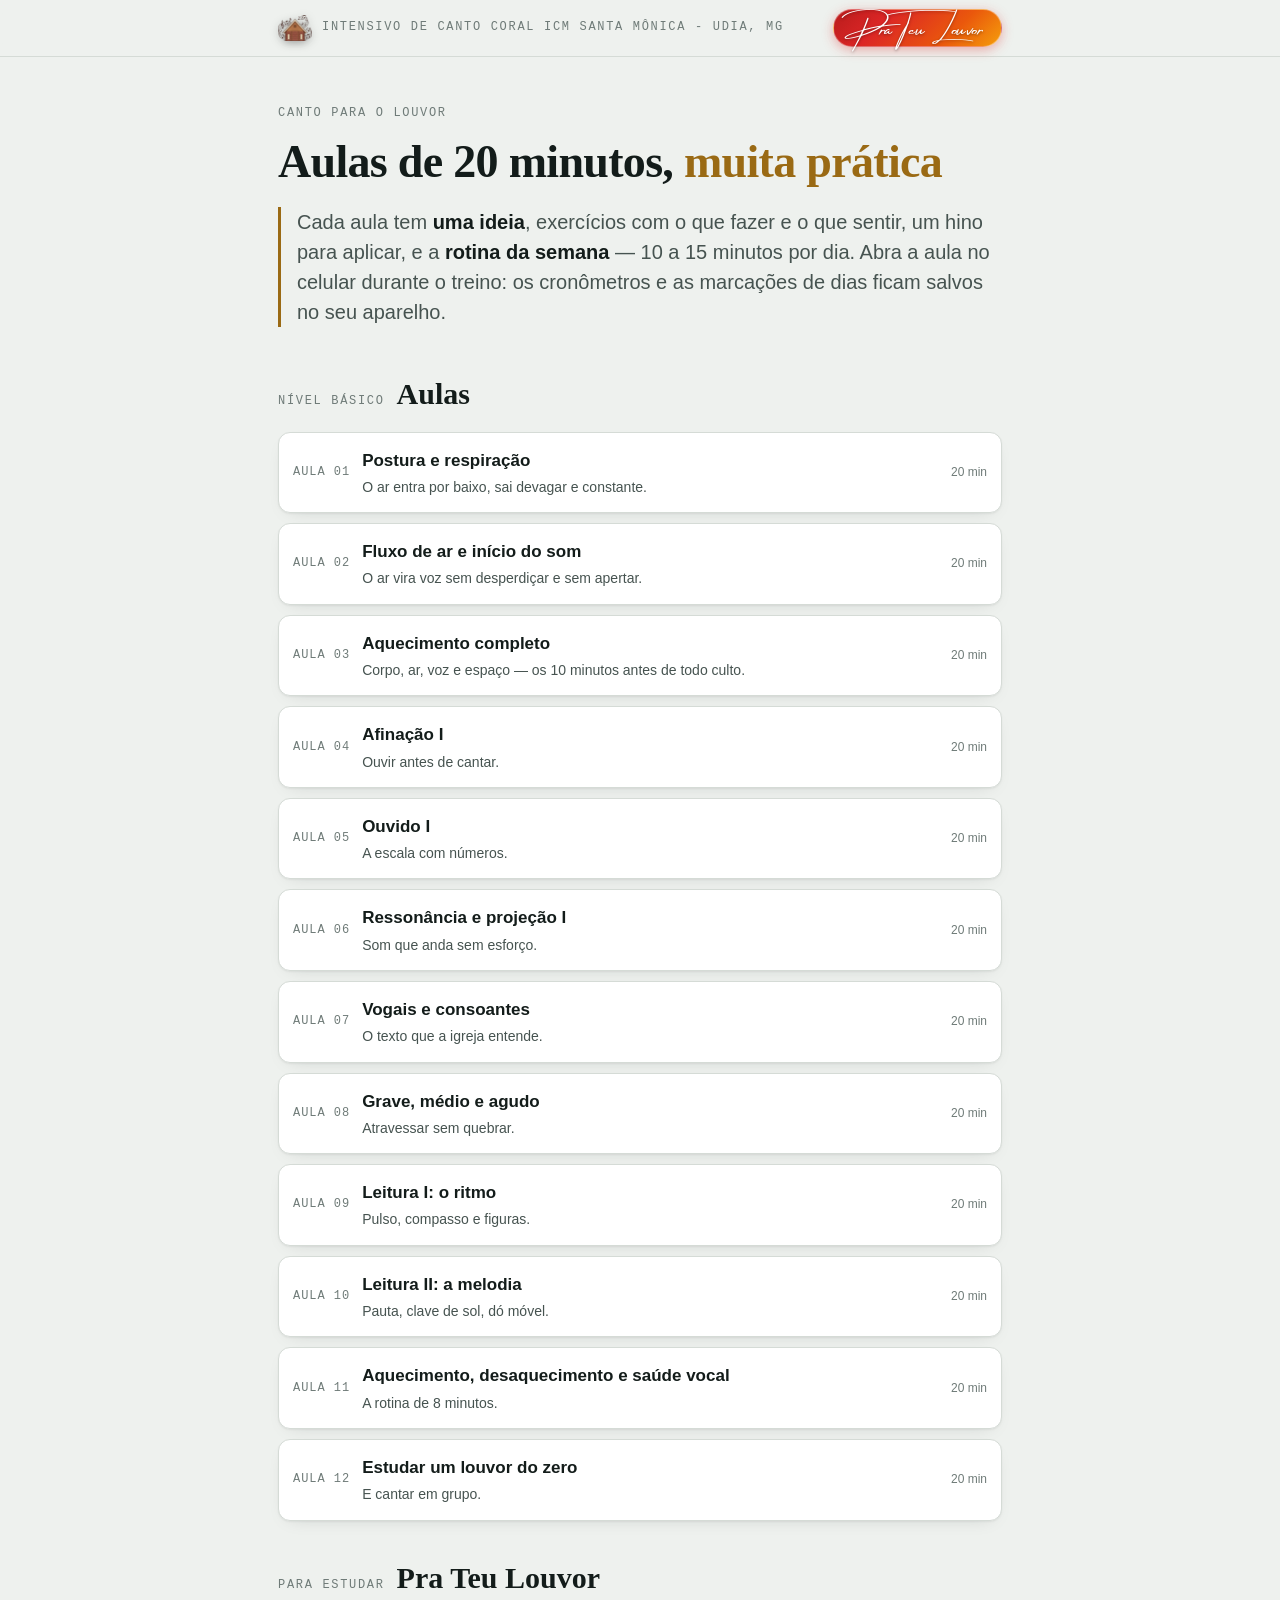
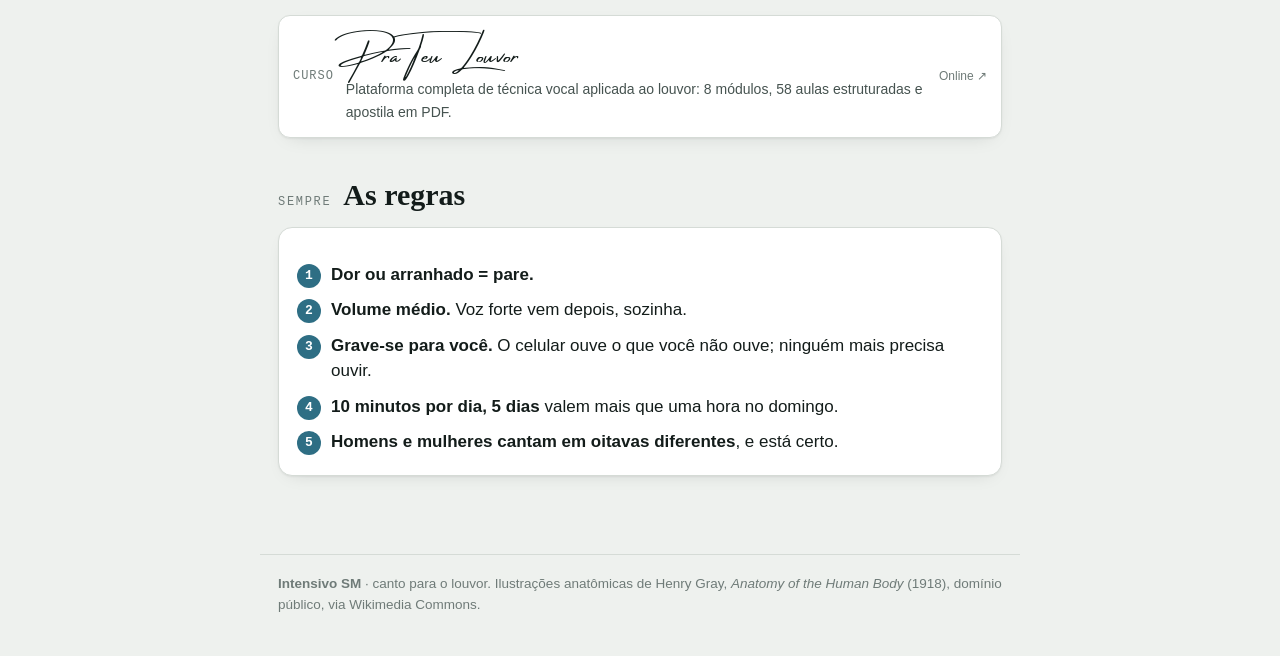
<file: index.html>
<!doctype html>
<html lang="pt-BR">
<head>
<meta charset="utf-8">
<meta name="viewport" content="width=device-width, initial-scale=1, viewport-fit=cover">
<meta name="theme-color" content="#EEF1EE" media="(prefers-color-scheme: light)">
<meta name="theme-color" content="#0F1513" media="(prefers-color-scheme: dark)">
<title>Intensivo de Canto Coral ICM Santa Mônica - UDIA, MG — canto para o louvor</title>
<meta name="description" content="Aulas de canto de 20 minutos para quem canta na igreja: teoria rápida, muita prática e uma rotina de treino para a semana.">
<link rel="icon" type="image/x-icon" href="favicon.ico">
<link rel="icon" type="image/png" sizes="32x32" href="assets/img/favicon-32x32.png">
<link rel="icon" type="image/png" sizes="16x16" href="assets/img/favicon-16x16.png">
<link rel="apple-touch-icon" sizes="180x180" href="assets/img/apple-touch-icon.png">
<link rel="stylesheet" href="assets/style.css">
<link rel="preload" href="assets/fonts/amsterdam-four-ttf.ttf" as="font" type="font/ttf" crossorigin>
</head>
<body data-lesson="index">

<header class="topbar">
  <div class="wrap">
    <div class="brand">
      <img src="assets/img/logo.png" alt="Logo ICM Santa Mônica" class="topbar-logo" width="34" height="34">
      <span class="eyebrow">
        <span class="brand-text-full">Intensivo de Canto Coral ICM Santa Mônica - UDIA, MG</span>
        <span class="brand-text-short">Intensivo SM</span>
      </span>
    </div>
    <nav aria-label="Links">
      <!-- Ementa oculta até a refatoração: <a href="https://github.com/jairofilho79/intensivo-sm-canto/blob/main/ementa-intensivo.md">Ementa</a> -->
      <a href="https://pra-teu-louvor.pages.dev/" target="_blank" rel="noopener" class="topbar-brand" title="Curso Pra Teu Louvor">
        <span class="topbar-brand-text">Pra Teu Louvor</span>
      </a>
    </nav>
  </div>
</header>

<main class="wrap">
  <div class="hero">
    <span class="eyebrow">canto para o louvor</span>
    <h1>Aulas de 20 minutos, <em>muita prática</em></h1>
    <p class="thesis">Cada aula tem <strong>uma ideia</strong>, exercícios com o que fazer e o que sentir, um hino para aplicar, e a <strong>rotina da semana</strong> — 10 a 15 minutos por dia. Abra a aula no celular durante o treino: os cronômetros e as marcações de dias ficam salvos no seu aparelho.</p>
  </div>

  <section>
    <div class="sec-head"><span class="eyebrow">nível básico</span><h2>Aulas</h2></div>
    <ul class="lessons">
      <li><a href="aula-01-respiracao.html"><span class="num">AULA 01</span><span class="t">Postura e respiração<span class="s">O ar entra por baixo, sai devagar e constante.</span></span><span class="tag">20 min</span></a></li>
      <li><a href="aula-02-fluxo-de-ar.html"><span class="num">AULA 02</span><span class="t">Fluxo de ar e início do som<span class="s">O ar vira voz sem desperdiçar e sem apertar.</span></span><span class="tag">20 min</span></a></li>
      <li><a href="aula-03-aquecimento.html"><span class="num">AULA 03</span><span class="t">Aquecimento completo<span class="s">Corpo, ar, voz e espaço — os 10 minutos antes de todo culto.</span></span><span class="tag">20 min</span></a></li>
      <li><a href="aula-04-afinacao.html"><span class="num">AULA 04</span><span class="t">Afinação I<span class="s">Ouvir antes de cantar.</span></span><span class="tag">20 min</span></a></li>
      <li><a href="aula-05-ouvido.html"><span class="num">AULA 05</span><span class="t">Ouvido I<span class="s">A escala com números.</span></span><span class="tag">20 min</span></a></li>
      <li><a href="aula-06-ressonancia.html"><span class="num">AULA 06</span><span class="t">Ressonância e projeção I<span class="s">Som que anda sem esforço.</span></span><span class="tag">20 min</span></a></li>
      <li><a href="aula-07-vogais-consoantes.html"><span class="num">AULA 07</span><span class="t">Vogais e consoantes<span class="s">O texto que a igreja entende.</span></span><span class="tag">20 min</span></a></li>
      <li><a href="aula-08-grave-medio-agudo.html"><span class="num">AULA 08</span><span class="t">Grave, médio e agudo<span class="s">Atravessar sem quebrar.</span></span><span class="tag">20 min</span></a></li>
      <li><a href="aula-09-leitura-ritmo.html"><span class="num">AULA 09</span><span class="t">Leitura I: o ritmo<span class="s">Pulso, compasso e figuras.</span></span><span class="tag">20 min</span></a></li>
      <li><a href="aula-10-leitura-melodia.html"><span class="num">AULA 10</span><span class="t">Leitura II: a melodia<span class="s">Pauta, clave de sol, dó móvel.</span></span><span class="tag">20 min</span></a></li>
      <li><a href="aula-11-saude-vocal.html"><span class="num">AULA 11</span><span class="t">Aquecimento, desaquecimento e saúde vocal<span class="s">A rotina de 8 minutos.</span></span><span class="tag">20 min</span></a></li>
      <li><a href="aula-12-louvor-do-zero.html"><span class="num">AULA 12</span><span class="t">Estudar um louvor do zero<span class="s">E cantar em grupo.</span></span><span class="tag">20 min</span></a></li>
    </ul>
  </section>

  <section>
    <div class="sec-head"><span class="eyebrow">para estudar</span><h2>Pra Teu Louvor</h2></div>
    <ul class="lessons">
      <li><a href="https://pra-teu-louvor.pages.dev/" target="_blank" rel="noopener"><span class="num">CURSO</span><span class="t"><span class="brand-title-script">Pra Teu Louvor</span><span class="s">Plataforma completa de técnica vocal aplicada ao louvor: 8 módulos, 58 aulas estruturadas e apostila em PDF.</span></span><span class="tag">Online ↗</span></a></li>
    </ul>
  </section>

  <section>
    <div class="sec-head"><span class="eyebrow">sempre</span><h2>As regras</h2></div>
    <div class="card">
      <ol class="steps">
        <li><strong>Dor ou arranhado = pare.</strong></li>
        <li><strong>Volume médio.</strong> Voz forte vem depois, sozinha.</li>
        <li><strong>Grave-se para você.</strong> O celular ouve o que você não ouve; ninguém mais precisa ouvir.</li>
        <li><strong>10 minutos por dia, 5 dias</strong> valem mais que uma hora no domingo.</li>
        <li><strong>Homens e mulheres cantam em oitavas diferentes</strong>, e está certo.</li>
      </ol>
    </div>
  </section>
</main>

<footer>
  <div class="wrap">
    <p><b>Intensivo SM</b> · canto para o louvor. Ilustrações anatômicas de Henry Gray, <em>Anatomy of the Human Body</em> (1918), domínio público, via Wikimedia Commons.</p>
  </div>
</footer>

<script src="assets/app.js"></script>
</body>
</html>
</file>
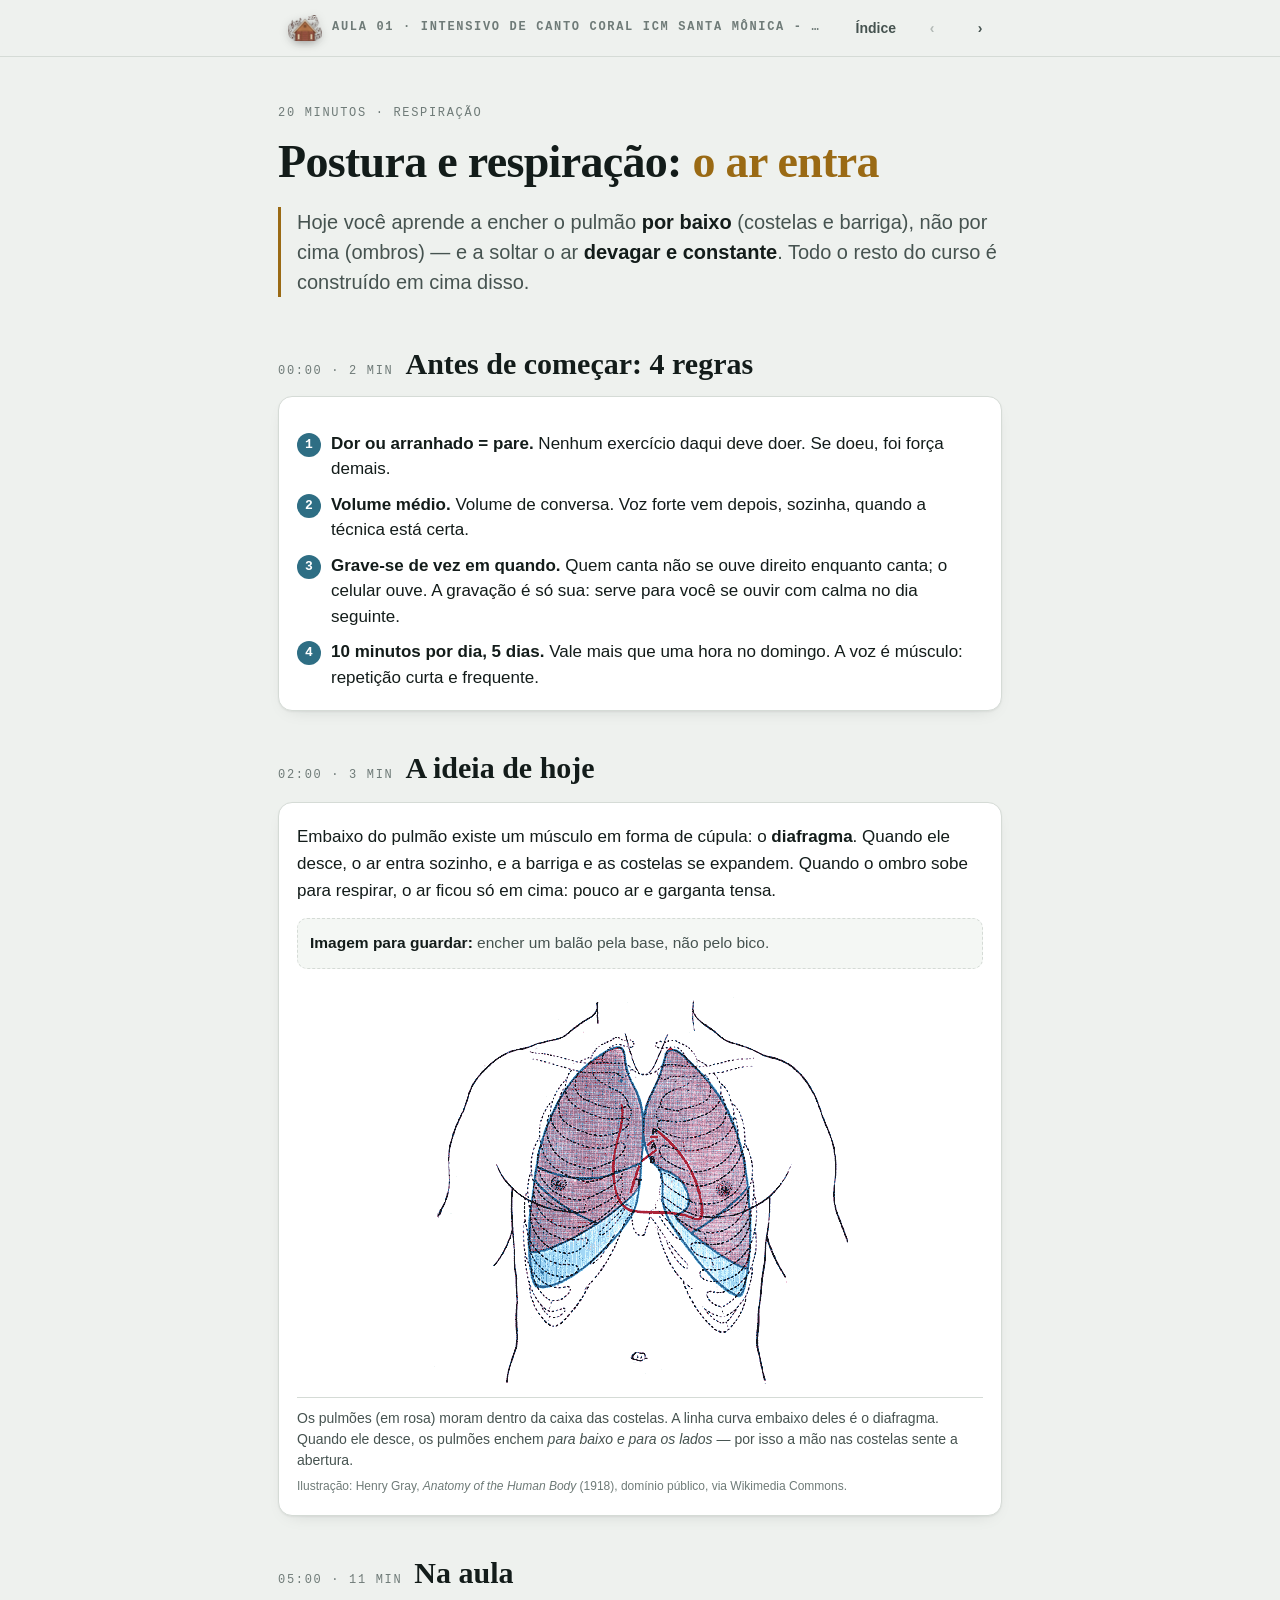
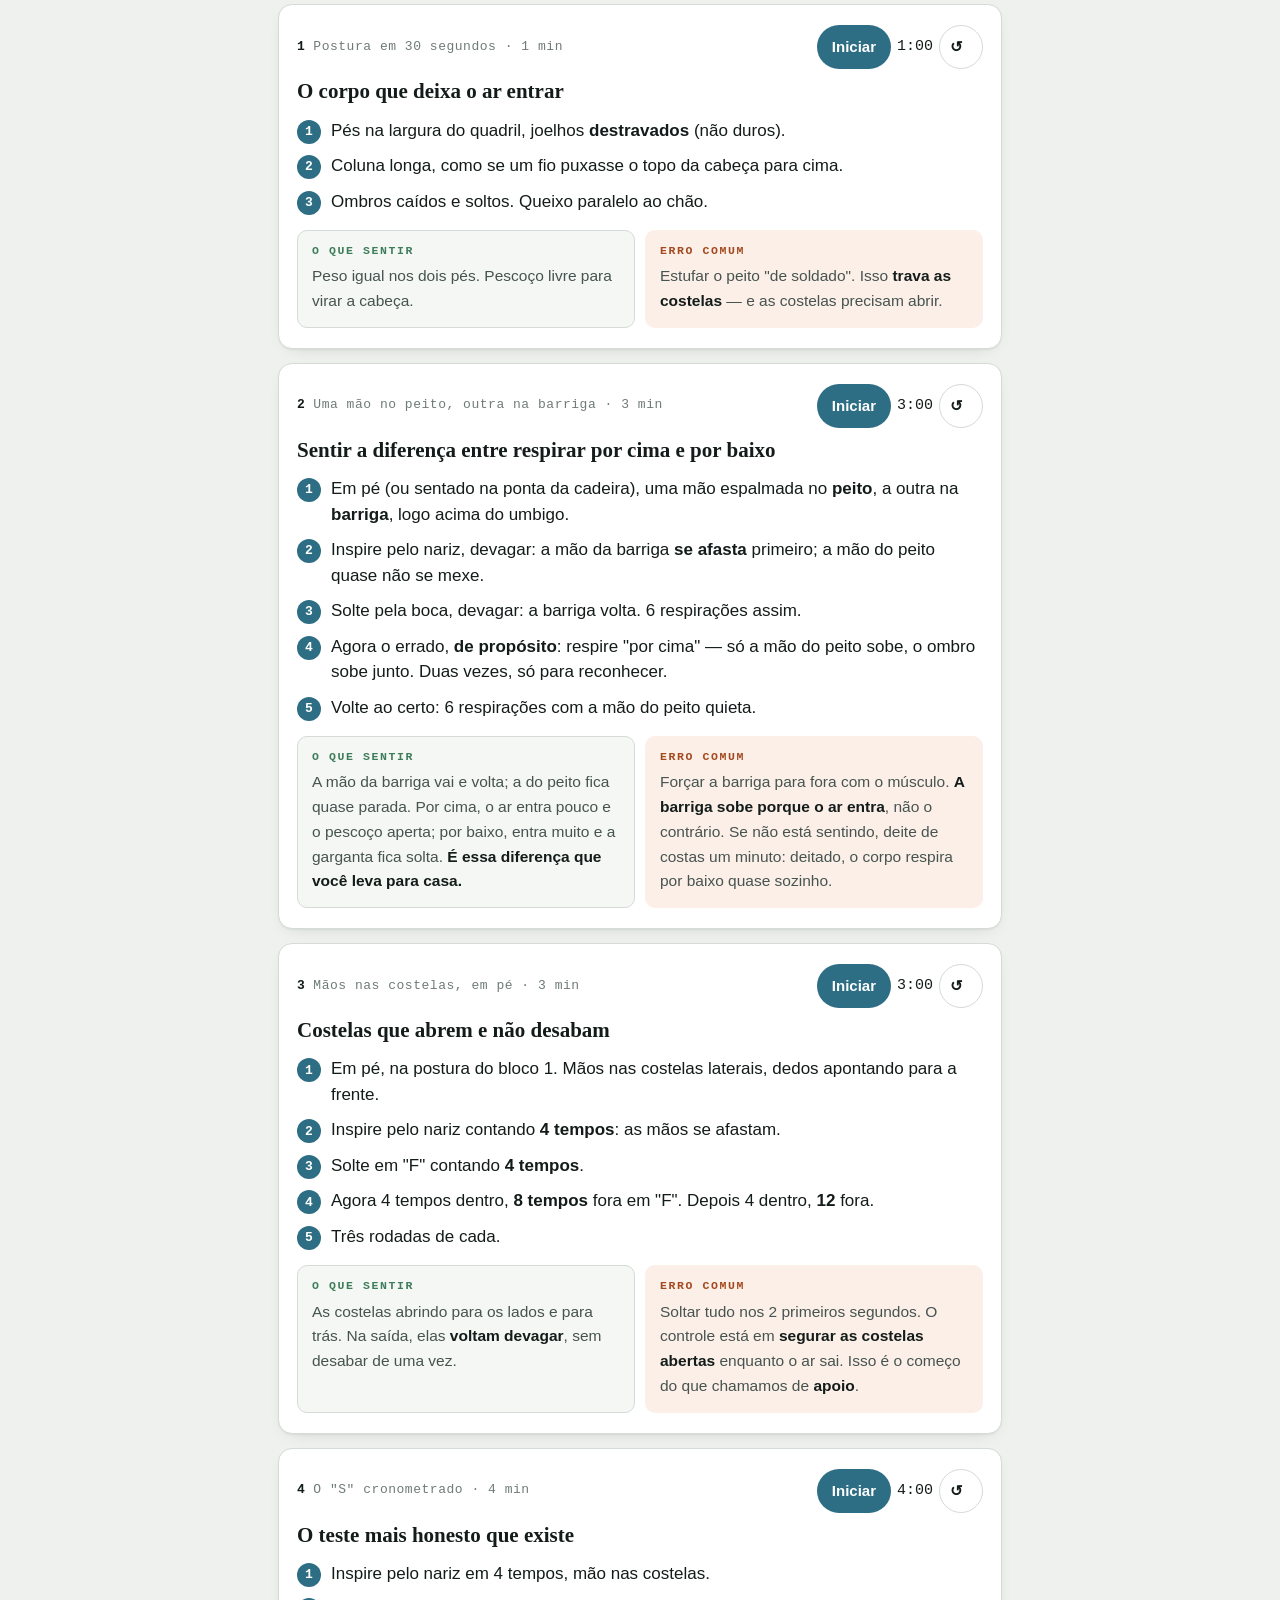
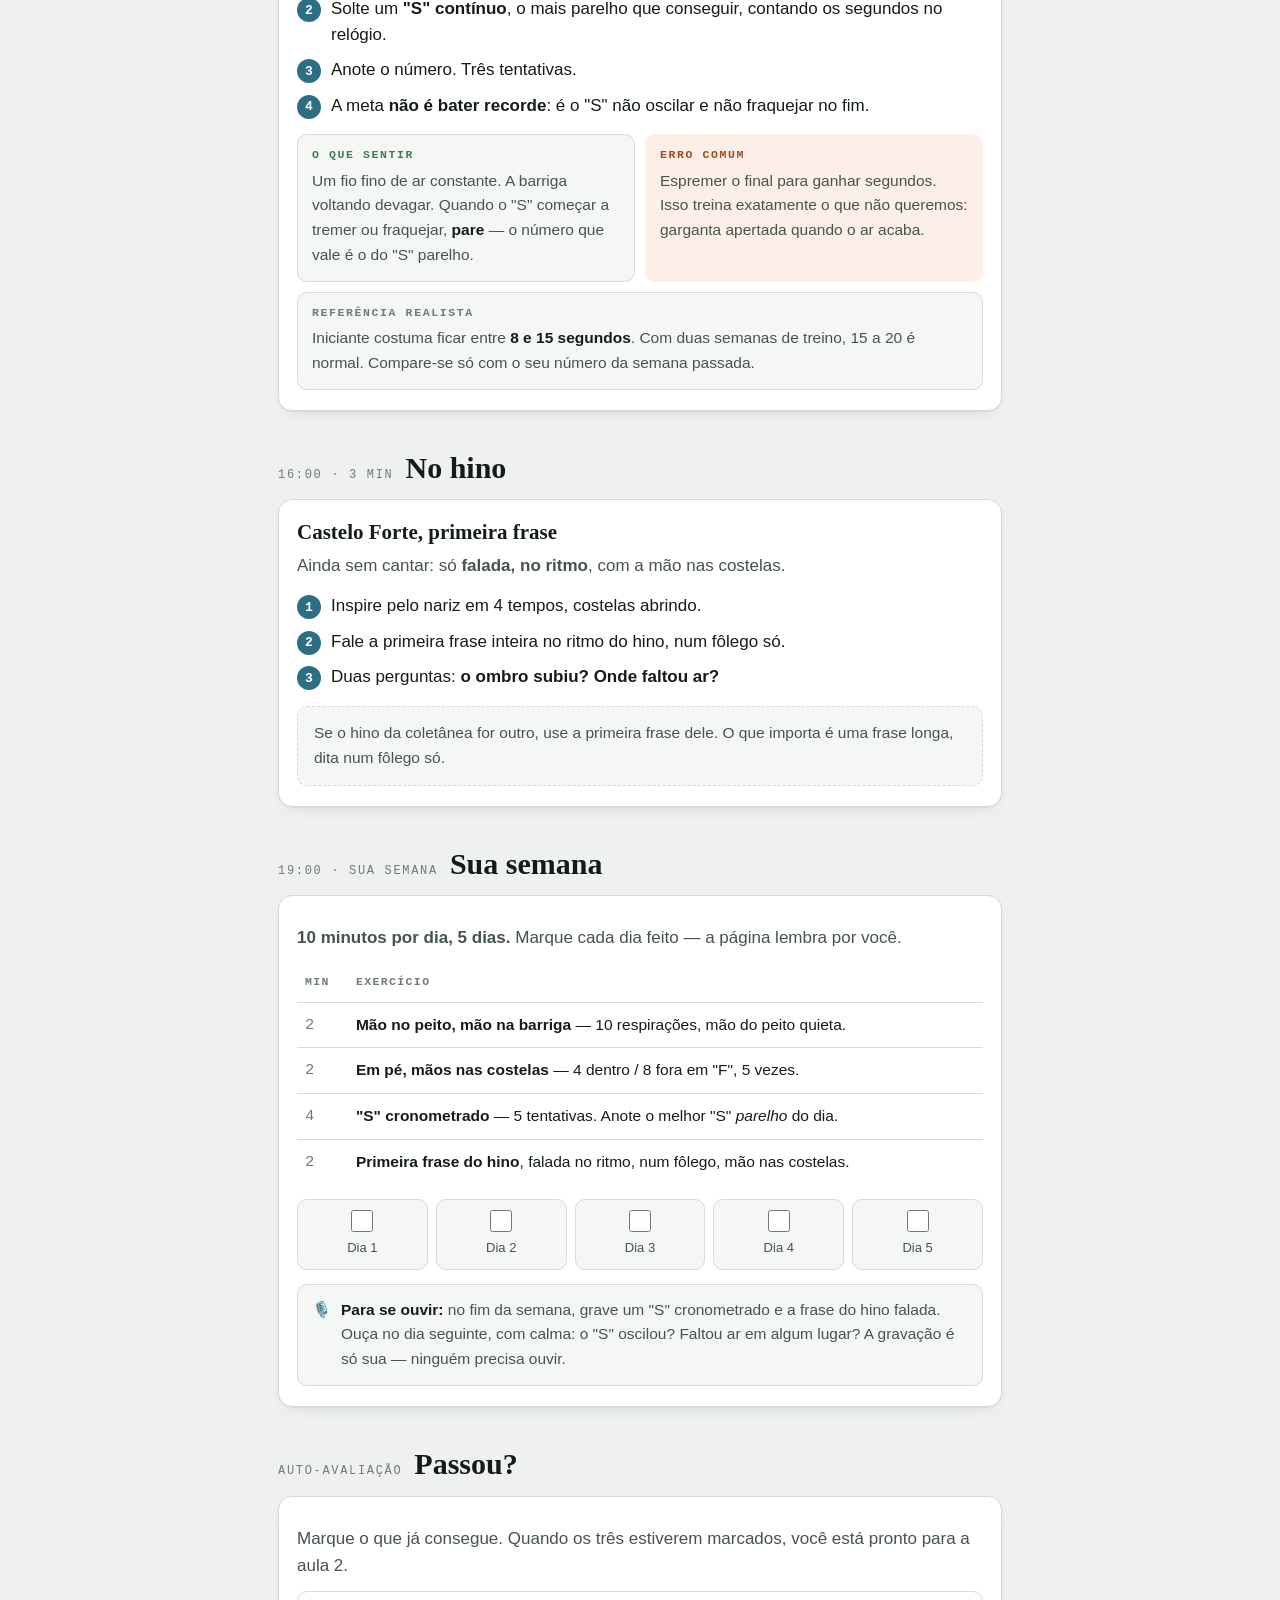
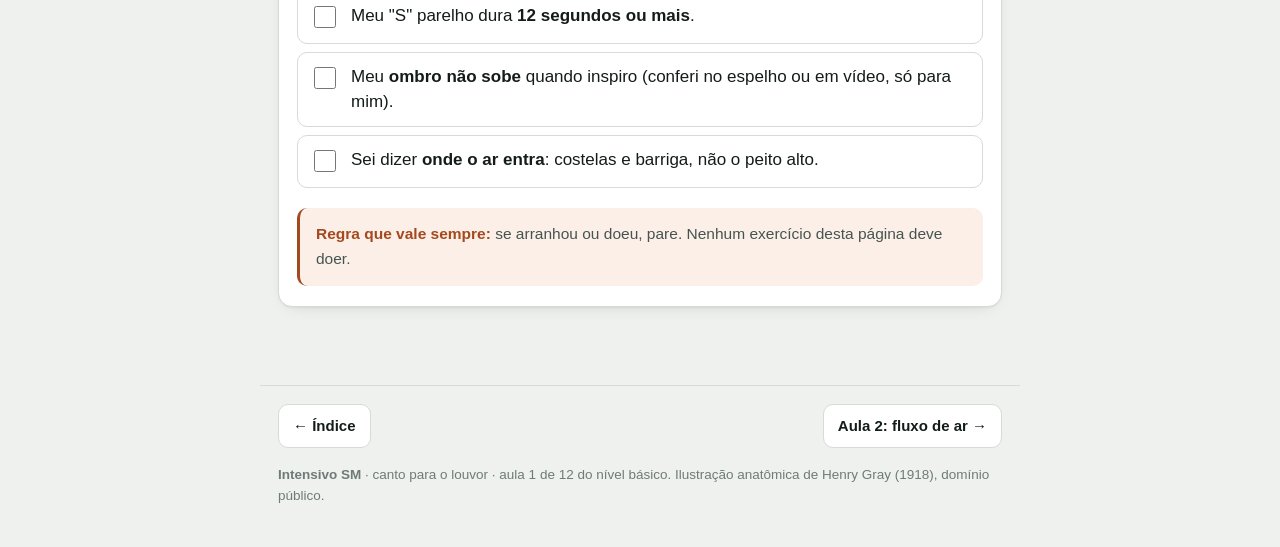
<file: aula-01-respiracao.html>
<!doctype html>
<html lang="pt-BR">
<head>
<meta charset="utf-8">
<meta name="viewport" content="width=device-width, initial-scale=1, viewport-fit=cover">
<meta name="theme-color" content="#EEF1EE" media="(prefers-color-scheme: light)">
<meta name="theme-color" content="#0F1513" media="(prefers-color-scheme: dark)">
<title>Aula 1 · Postura e respiração — Intensivo de Canto Coral ICM Santa Mônica - UDIA, MG</title>
<meta name="description" content="Encher o pulmão por baixo, não por cima, e soltar o ar devagar e constante. Aula de 20 minutos com exercícios e rotina da semana.">
<link rel="icon" type="image/x-icon" href="favicon.ico">
<link rel="icon" type="image/png" sizes="32x32" href="assets/img/favicon-32x32.png">
<link rel="icon" type="image/png" sizes="16x16" href="assets/img/favicon-16x16.png">
<link rel="apple-touch-icon" sizes="180x180" href="assets/img/apple-touch-icon.png">
<link rel="stylesheet" href="assets/style.css">
</head>
<body data-lesson="aula-01">

<header class="topbar">
  <div class="wrap">
    <a href="index.html" class="brand" title="Voltar ao início">
      <img src="assets/img/logo.png" alt="Logo ICM Santa Mônica" class="topbar-logo" width="34" height="34">
      <span class="eyebrow">
        <span class="brand-text-full">Aula 01 · Intensivo de Canto Coral ICM Santa Mônica - UDIA, MG</span>
        <span class="brand-text-short">Aula 01 · Intensivo SM</span>
      </span>
    </a>
    <nav aria-label="Navegação entre aulas">
      <a href="index.html">Índice</a>
      <a href="#" aria-disabled="true" aria-label="Aula anterior">‹</a>
      <a href="aula-02-fluxo-de-ar.html" aria-label="Próxima aula">›</a>
    </nav>
  </div>
</header>

<main class="wrap">

  <div class="hero">
    <span class="eyebrow">20 minutos · respiração</span>
    <h1>Postura e respiração: <em>o ar entra</em></h1>
    <p class="thesis">Hoje você aprende a encher o pulmão <strong>por baixo</strong> (costelas e barriga), não por cima (ombros) — e a soltar o ar <strong>devagar e constante</strong>. Todo o resto do curso é construído em cima disso.</p>
  </div>

  <section id="regras">
    <div class="sec-head"><span class="eyebrow">00:00 · 2 min</span><h2>Antes de começar: 4 regras</h2></div>
    <div class="card">
      <ol class="steps">
        <li><strong>Dor ou arranhado = pare.</strong> Nenhum exercício daqui deve doer. Se doeu, foi força demais.</li>
        <li><strong>Volume médio.</strong> Volume de conversa. Voz forte vem depois, sozinha, quando a técnica está certa.</li>
        <li><strong>Grave-se de vez em quando.</strong> Quem canta não se ouve direito enquanto canta; o celular ouve. A gravação é só sua: serve para você se ouvir com calma no dia seguinte.</li>
        <li><strong>10 minutos por dia, 5 dias.</strong> Vale mais que uma hora no domingo. A voz é músculo: repetição curta e frequente.</li>
      </ol>
    </div>
  </section>

  <section id="ideia">
    <div class="sec-head"><span class="eyebrow">02:00 · 3 min</span><h2>A ideia de hoje</h2></div>
    <div class="card idea">
      <p>Embaixo do pulmão existe um músculo em forma de cúpula: o <strong>diafragma</strong>. Quando ele desce, o ar entra sozinho, e a barriga e as costelas se expandem. Quando o ombro sobe para respirar, o ar ficou só em cima: pouco ar e garganta tensa.</p>
      <p class="image"><b>Imagem para guardar:</b> encher um balão pela base, não pelo bico.</p>
      <figure class="fig" style="margin-top:16px">
        <img src="assets/img/gray1216.png" width="422" height="400" alt="Desenho anatômico do tórax visto de frente, mostrando os dois pulmões dentro da caixa das costelas e a linha do diafragma embaixo deles." loading="lazy">
        <figcaption>Os pulmões (em rosa) moram dentro da caixa das costelas. A linha curva embaixo deles é o diafragma. Quando ele desce, os pulmões enchem <em>para baixo e para os lados</em> — por isso a mão nas costelas sente a abertura.
          <span class="credit">Ilustração: Henry Gray, <em>Anatomy of the Human Body</em> (1918), domínio público, via Wikimedia Commons.</span></figcaption>
      </figure>
    </div>
  </section>

  <section id="aula">
    <div class="sec-head"><span class="eyebrow">05:00 · 11 min</span><h2>Na aula</h2></div>

    <article class="card block">
      <div class="block-top">
        <span class="chip"><b>1</b> Postura em 30 segundos · 1 min</span>
        <div class="timer" data-seconds="60"><button type="button" class="primary">Iniciar</button><output>1:00</output><button type="button" class="reset" aria-label="Zerar o tempo">↺</button></div>
      </div>
      <h3>O corpo que deixa o ar entrar</h3>
      <ol class="steps">
        <li>Pés na largura do quadril, joelhos <strong>destravados</strong> (não duros).</li>
        <li>Coluna longa, como se um fio puxasse o topo da cabeça para cima.</li>
        <li>Ombros caídos e soltos. Queixo paralelo ao chão.</li>
      </ol>
      <div class="fields">
        <div class="field feel"><h4>O que sentir</h4><p>Peso igual nos dois pés. Pescoço livre para virar a cabeça.</p></div>
        <div class="field warn"><h4>Erro comum</h4><p>Estufar o peito "de soldado". Isso <strong>trava as costelas</strong> — e as costelas precisam abrir.</p></div>
      </div>
    </article>

    <article class="card block">
      <div class="block-top">
        <span class="chip"><b>2</b> Uma mão no peito, outra na barriga · 3 min</span>
        <div class="timer" data-seconds="180"><button type="button" class="primary">Iniciar</button><output>3:00</output><button type="button" class="reset" aria-label="Zerar o tempo">↺</button></div>
      </div>
      <h3>Sentir a diferença entre respirar por cima e por baixo</h3>
      <ol class="steps">
        <li>Em pé (ou sentado na ponta da cadeira), uma mão espalmada no <strong>peito</strong>, a outra na <strong>barriga</strong>, logo acima do umbigo.</li>
        <li>Inspire pelo nariz, devagar: a mão da barriga <strong>se afasta</strong> primeiro; a mão do peito quase não se mexe.</li>
        <li>Solte pela boca, devagar: a barriga volta. 6 respirações assim.</li>
        <li>Agora o errado, <strong>de propósito</strong>: respire "por cima" — só a mão do peito sobe, o ombro sobe junto. Duas vezes, só para reconhecer.</li>
        <li>Volte ao certo: 6 respirações com a mão do peito quieta.</li>
      </ol>
      <div class="fields">
        <div class="field feel"><h4>O que sentir</h4><p>A mão da barriga vai e volta; a do peito fica quase parada. Por cima, o ar entra pouco e o pescoço aperta; por baixo, entra muito e a garganta fica solta. <strong>É essa diferença que você leva para casa.</strong></p></div>
        <div class="field warn"><h4>Erro comum</h4><p>Forçar a barriga para fora com o músculo. <strong>A barriga sobe porque o ar entra</strong>, não o contrário. Se não está sentindo, deite de costas um minuto: deitado, o corpo respira por baixo quase sozinho.</p></div>
      </div>
    </article>

    <article class="card block">
      <div class="block-top">
        <span class="chip"><b>3</b> Mãos nas costelas, em pé · 3 min</span>
        <div class="timer" data-seconds="180"><button type="button" class="primary">Iniciar</button><output>3:00</output><button type="button" class="reset" aria-label="Zerar o tempo">↺</button></div>
      </div>
      <h3>Costelas que abrem e não desabam</h3>
      <ol class="steps">
        <li>Em pé, na postura do bloco 1. Mãos nas costelas laterais, dedos apontando para a frente.</li>
        <li>Inspire pelo nariz contando <strong>4 tempos</strong>: as mãos se afastam.</li>
        <li>Solte em "F" contando <strong>4 tempos</strong>.</li>
        <li>Agora 4 tempos dentro, <strong>8 tempos</strong> fora em "F". Depois 4 dentro, <strong>12</strong> fora.</li>
        <li>Três rodadas de cada.</li>
      </ol>
      <div class="fields">
        <div class="field feel"><h4>O que sentir</h4><p>As costelas abrindo para os lados e para trás. Na saída, elas <strong>voltam devagar</strong>, sem desabar de uma vez.</p></div>
        <div class="field warn"><h4>Erro comum</h4><p>Soltar tudo nos 2 primeiros segundos. O controle está em <strong>segurar as costelas abertas</strong> enquanto o ar sai. Isso é o começo do que chamamos de <strong>apoio</strong>.</p></div>
      </div>
    </article>

    <article class="card block">
      <div class="block-top">
        <span class="chip"><b>4</b> O "S" cronometrado · 4 min</span>
        <div class="timer" data-seconds="240"><button type="button" class="primary">Iniciar</button><output>4:00</output><button type="button" class="reset" aria-label="Zerar o tempo">↺</button></div>
      </div>
      <h3>O teste mais honesto que existe</h3>
      <ol class="steps">
        <li>Inspire pelo nariz em 4 tempos, mão nas costelas.</li>
        <li>Solte um <strong>"S" contínuo</strong>, o mais parelho que conseguir, contando os segundos no relógio.</li>
        <li>Anote o número. Três tentativas.</li>
        <li>A meta <strong>não é bater recorde</strong>: é o "S" não oscilar e não fraquejar no fim.</li>
      </ol>
      <div class="fields">
        <div class="field feel"><h4>O que sentir</h4><p>Um fio fino de ar constante. A barriga voltando devagar. Quando o "S" começar a tremer ou fraquejar, <strong>pare</strong> — o número que vale é o do "S" parelho.</p></div>
        <div class="field warn"><h4>Erro comum</h4><p>Espremer o final para ganhar segundos. Isso treina exatamente o que não queremos: garganta apertada quando o ar acaba.</p></div>
        <div class="field span"><h4>Referência realista</h4><p>Iniciante costuma ficar entre <strong>8 e 15 segundos</strong>. Com duas semanas de treino, 15 a 20 é normal. Compare-se só com o seu número da semana passada.</p></div>
      </div>
    </article>
  </section>

  <section id="hino">
    <div class="sec-head"><span class="eyebrow">16:00 · 3 min</span><h2>No hino</h2></div>
    <div class="card">
      <h3>Castelo Forte, primeira frase</h3>
      <p class="lede">Ainda sem cantar: só <strong>falada, no ritmo</strong>, com a mão nas costelas.</p>
      <ol class="steps">
        <li>Inspire pelo nariz em 4 tempos, costelas abrindo.</li>
        <li>Fale a primeira frase inteira no ritmo do hino, num fôlego só.</li>
        <li>Duas perguntas: <strong>o ombro subiu?</strong> <strong>Onde faltou ar?</strong></li>
      </ol>
      <p class="next">Se o hino da coletânea for outro, use a primeira frase dele. O que importa é uma frase longa, dita num fôlego só.</p>
    </div>
  </section>

  <section id="semana">
    <div class="sec-head"><span class="eyebrow">19:00 · sua semana</span><h2>Sua semana</h2></div>
    <div class="card">
      <p class="lede"><strong>10 minutos por dia, 5 dias.</strong> Marque cada dia feito — a página lembra por você.</p>
      <table class="routine">
        <thead><tr><th>min</th><th>Exercício</th></tr></thead>
        <tbody>
          <tr><td class="min">2</td><td><strong>Mão no peito, mão na barriga</strong> — 10 respirações, mão do peito quieta.</td></tr>
          <tr><td class="min">2</td><td><strong>Em pé, mãos nas costelas</strong> — 4 dentro / 8 fora em "F", 5 vezes.</td></tr>
          <tr><td class="min">4</td><td><strong>"S" cronometrado</strong> — 5 tentativas. Anote o melhor "S" <em>parelho</em> do dia.</td></tr>
          <tr><td class="min">2</td><td><strong>Primeira frase do hino</strong>, falada no ritmo, num fôlego, mão nas costelas.</td></tr>
        </tbody>
      </table>
      <div class="days" role="group" aria-label="Dias de treino feitos">
        <label><input type="checkbox" data-key="d1"><span>Dia 1</span></label>
        <label><input type="checkbox" data-key="d2"><span>Dia 2</span></label>
        <label><input type="checkbox" data-key="d3"><span>Dia 3</span></label>
        <label><input type="checkbox" data-key="d4"><span>Dia 4</span></label>
        <label><input type="checkbox" data-key="d5"><span>Dia 5</span></label>
      </div>
      <p class="record">🎙️ <span><strong>Para se ouvir:</strong> no fim da semana, grave um "S" cronometrado e a frase do hino falada. Ouça no dia seguinte, com calma: o "S" oscilou? Faltou ar em algum lugar? A gravação é só sua — ninguém precisa ouvir.</span></p>
    </div>
  </section>

  <section id="passou">
    <div class="sec-head"><span class="eyebrow">auto-avaliação</span><h2>Passou?</h2></div>
    <div class="card">
      <p class="lede">Marque o que já consegue. Quando os três estiverem marcados, você está pronto para a aula 2.</p>
      <ul class="checks">
        <li><label><input type="checkbox" data-key="p1"><span>Meu "S" parelho dura <strong>12 segundos ou mais</strong>.</span></label></li>
        <li><label><input type="checkbox" data-key="p2"><span>Meu <strong>ombro não sobe</strong> quando inspiro (conferi no espelho ou em vídeo, só para mim).</span></label></li>
        <li><label><input type="checkbox" data-key="p3"><span>Sei dizer <strong>onde o ar entra</strong>: costelas e barriga, não o peito alto.</span></label></li>
      </ul>
      <p class="rule"><strong>Regra que vale sempre:</strong> se arranhou ou doeu, pare. Nenhum exercício desta página deve doer.</p>
    </div>
  </section>

</main>

<footer>
  <div class="wrap">
    <nav class="footnav" aria-label="Navegação entre aulas">
      <a href="index.html">← Índice</a>
      <a href="aula-02-fluxo-de-ar.html">Aula 2: fluxo de ar →</a>
    </nav>
    <p><b>Intensivo SM</b> · canto para o louvor · aula 1 de 12 do nível básico. Ilustração anatômica de Henry Gray (1918), domínio público.</p>
  </div>
</footer>

<script src="assets/app.js"></script>
</body>
</html>
</file>
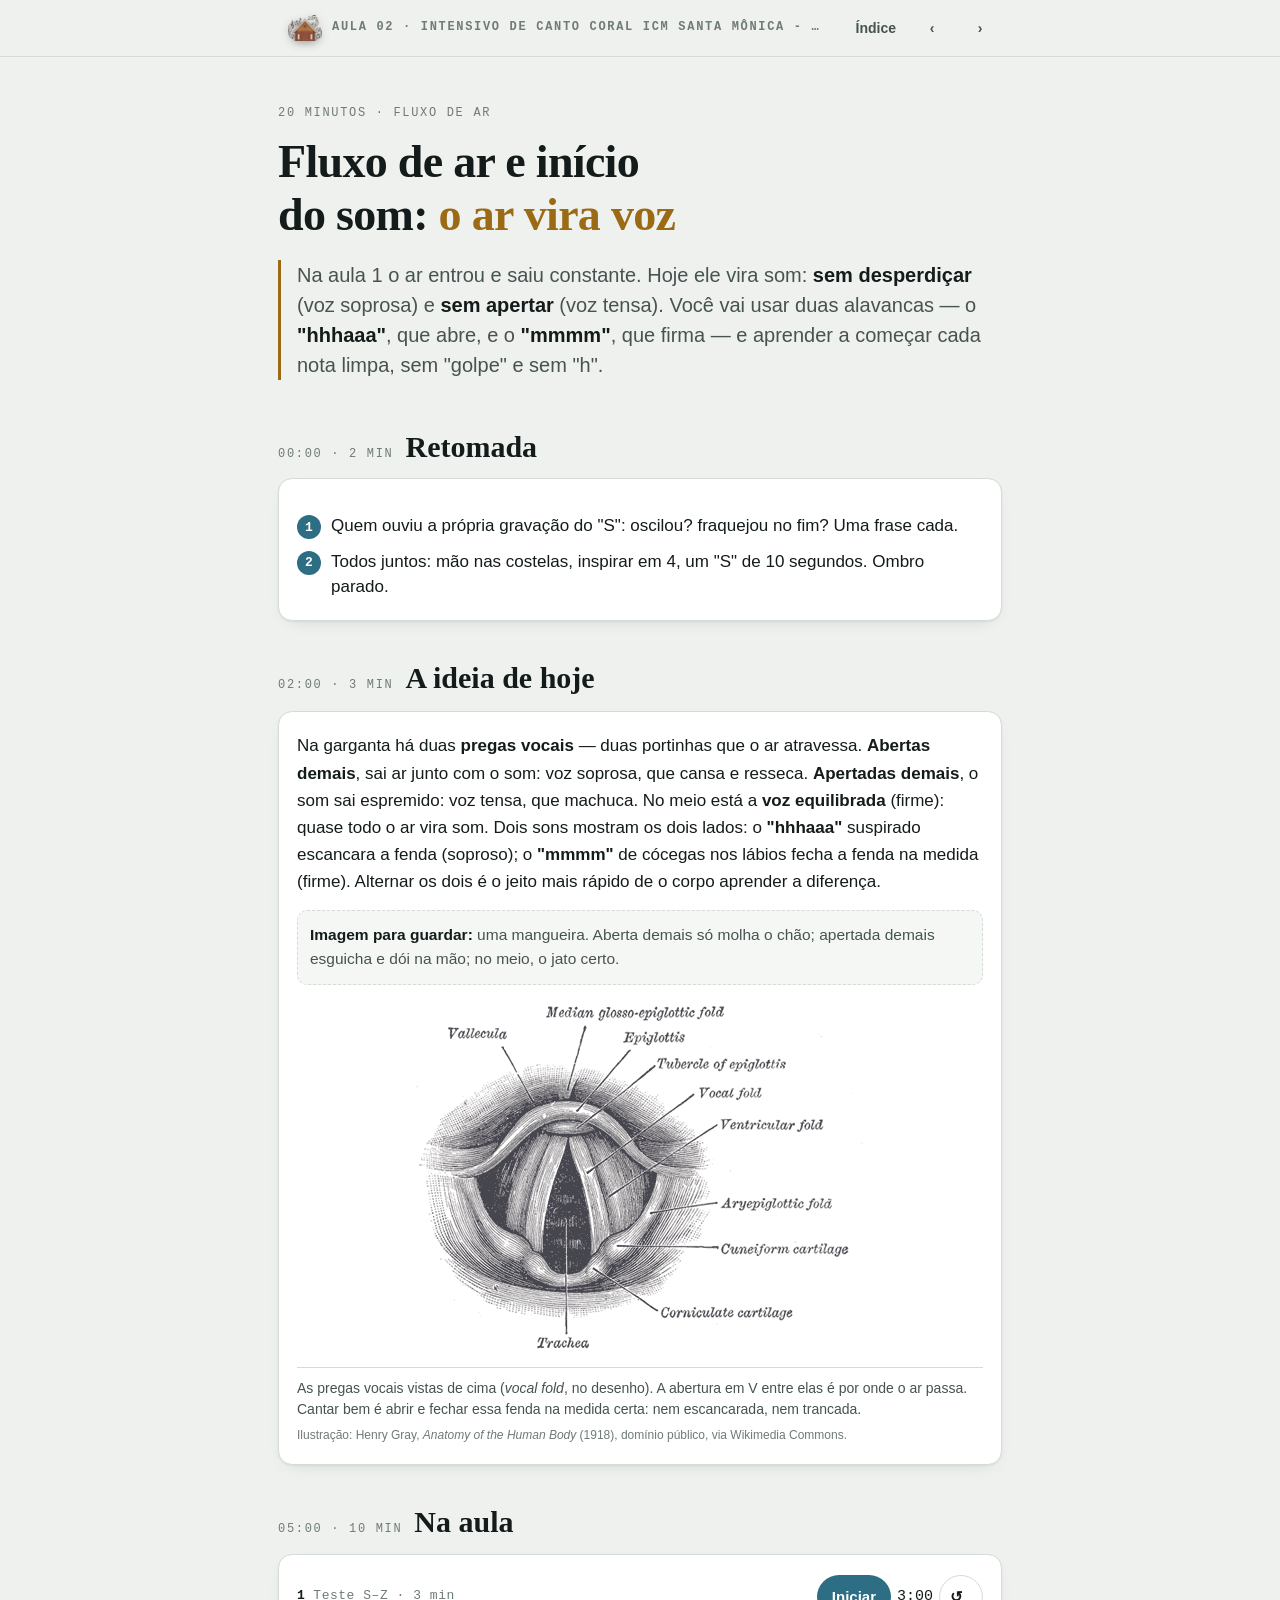
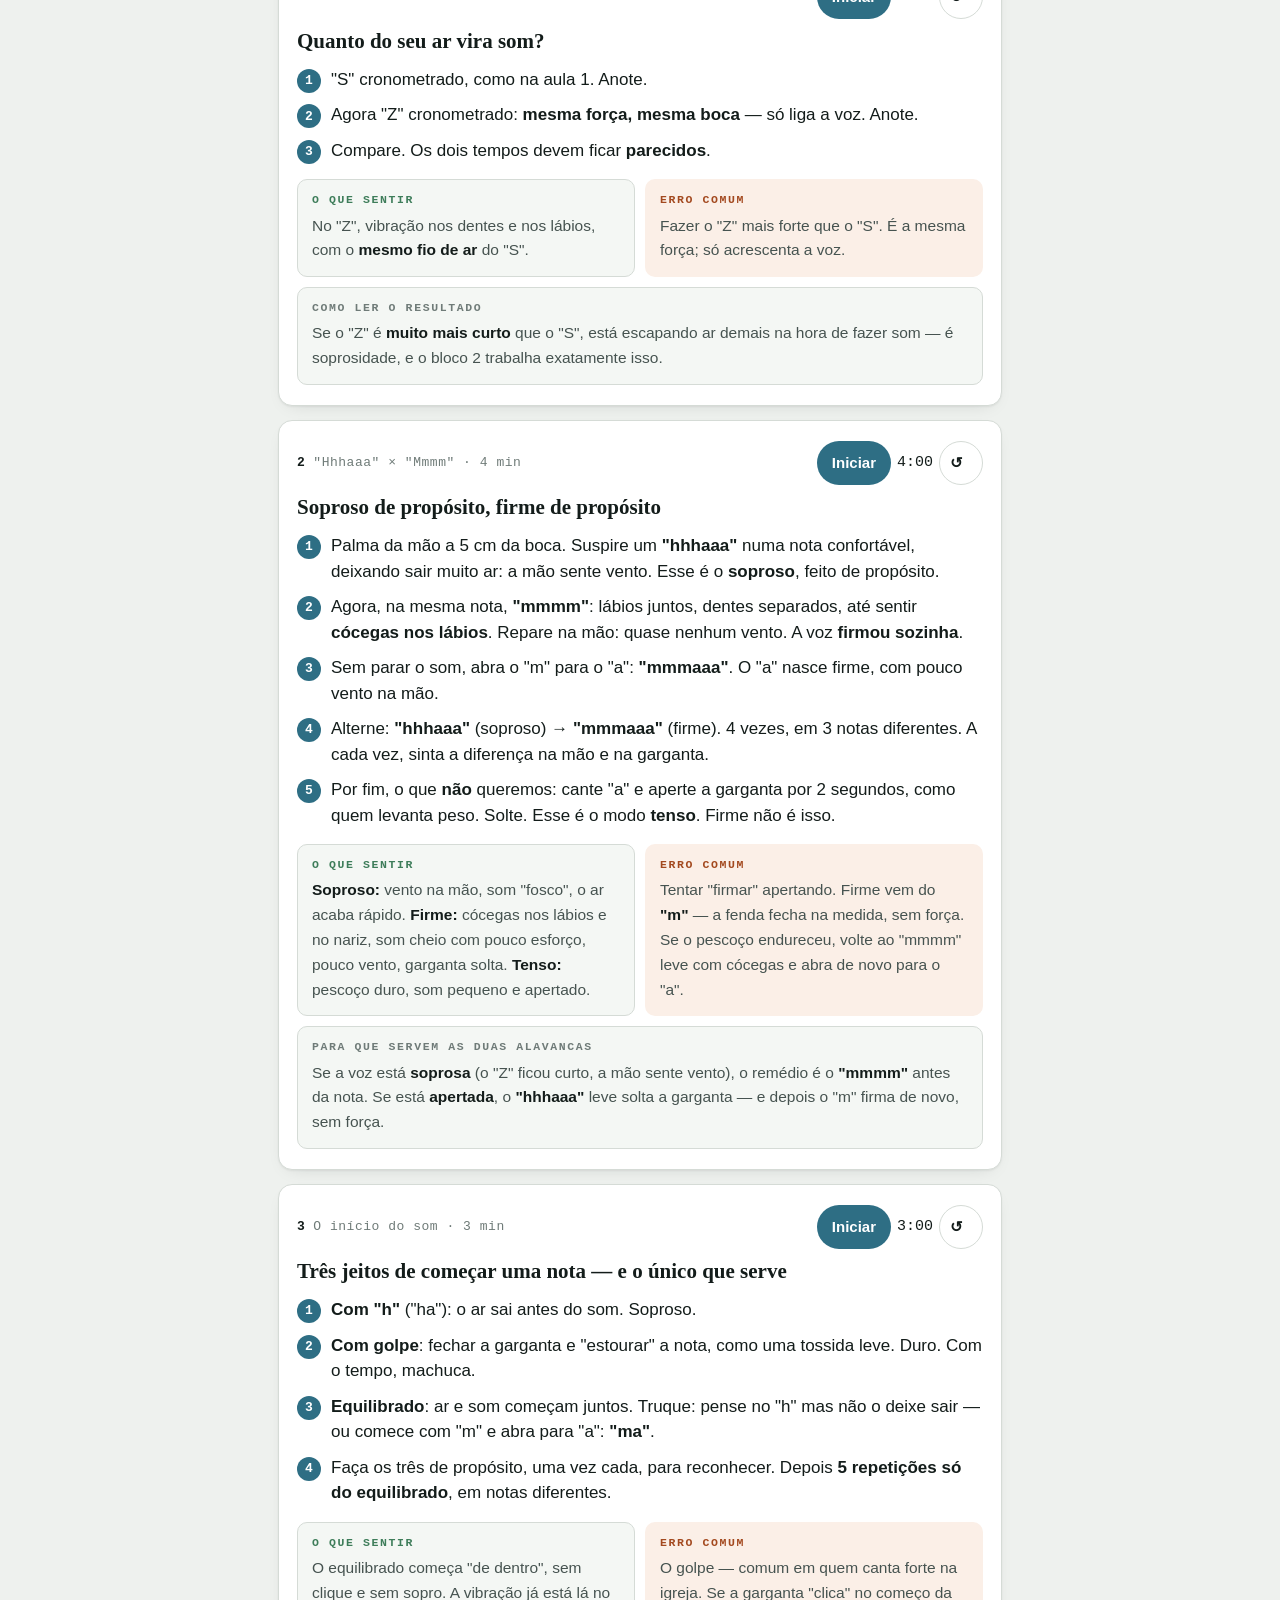
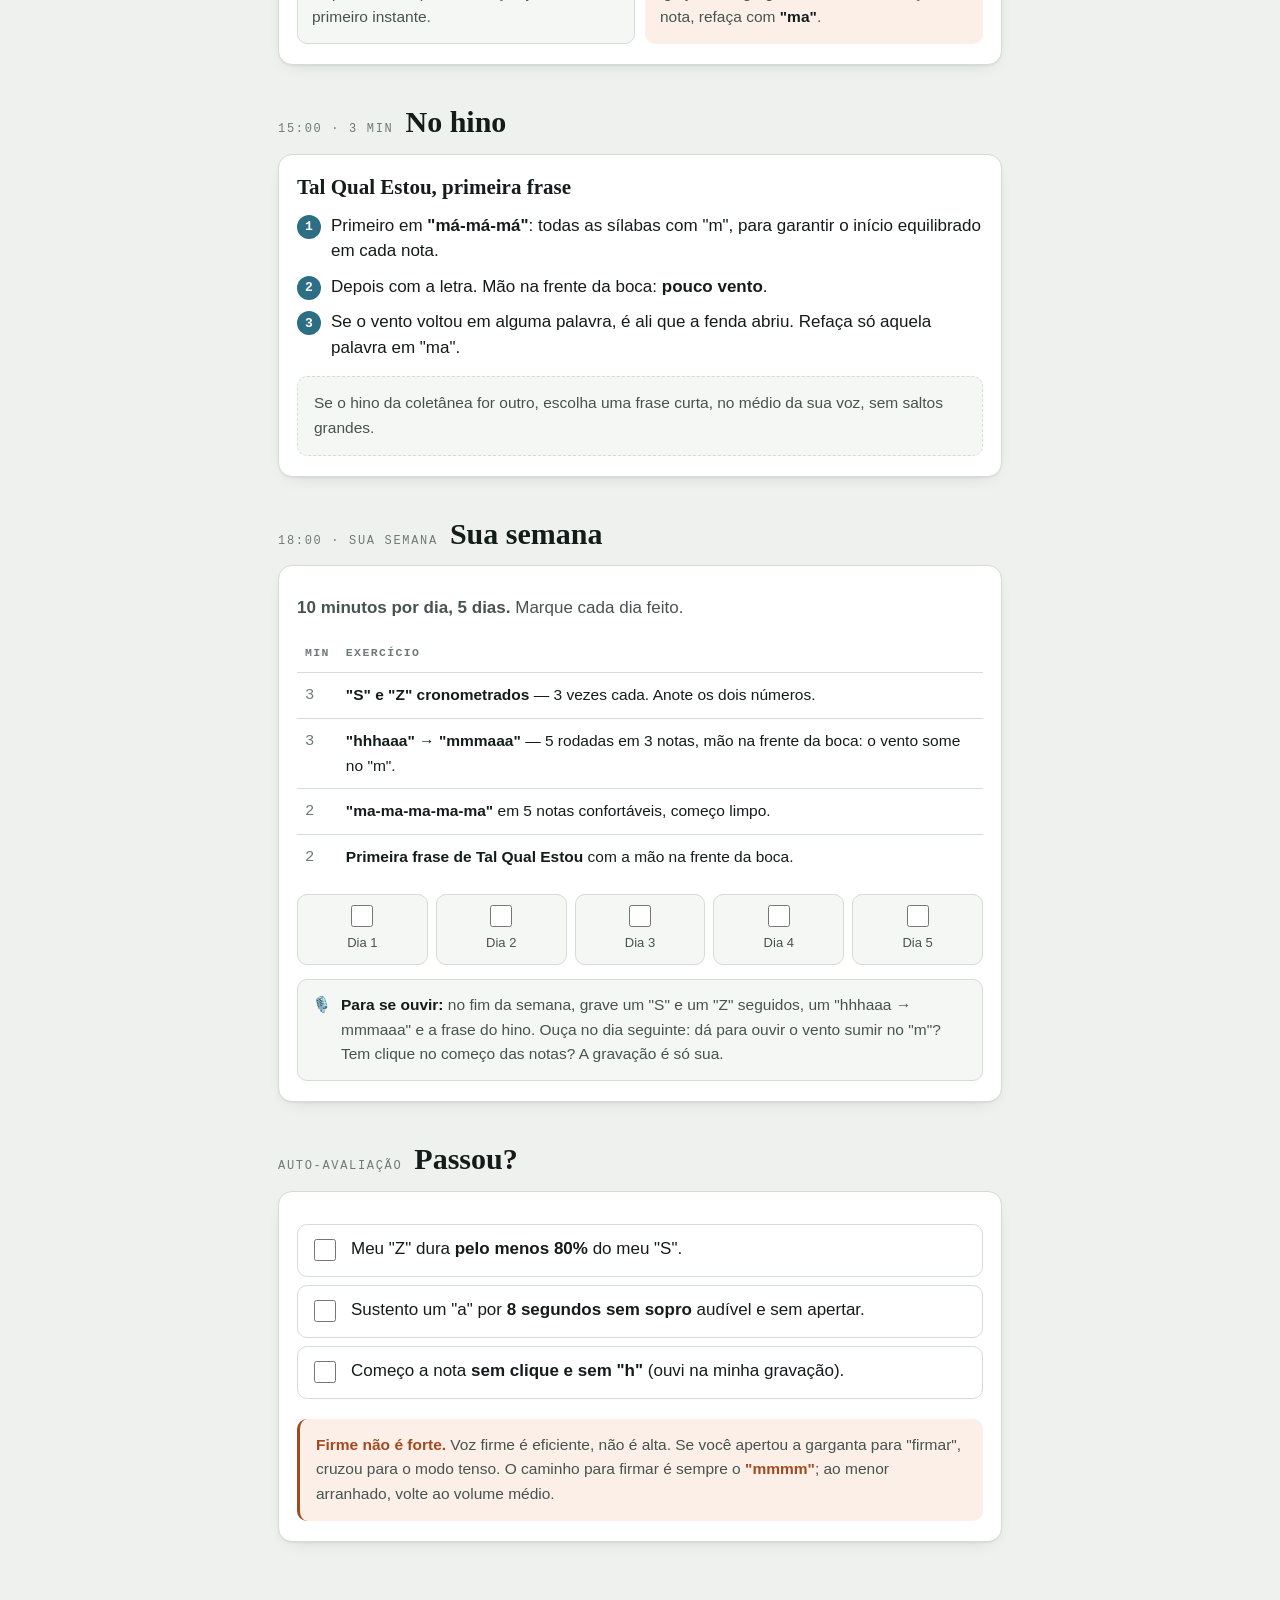
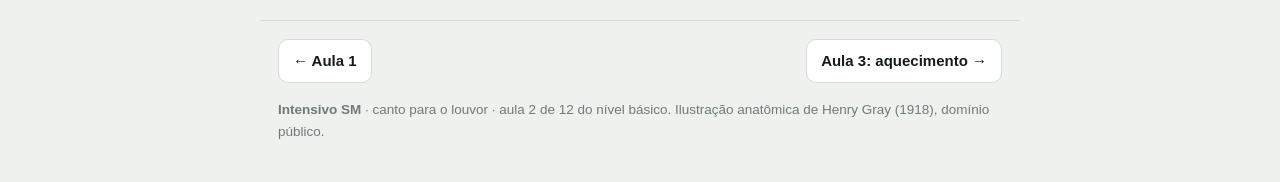
<file: aula-02-fluxo-de-ar.html>
<!doctype html>
<html lang="pt-BR">
<head>
<meta charset="utf-8">
<meta name="viewport" content="width=device-width, initial-scale=1, viewport-fit=cover">
<meta name="theme-color" content="#EEF1EE" media="(prefers-color-scheme: light)">
<meta name="theme-color" content="#0F1513" media="(prefers-color-scheme: dark)">
<title>Aula 2 · Fluxo de ar e início do som — Intensivo de Canto Coral ICM Santa Mônica - UDIA, MG</title>
<meta name="description" content="Transformar o ar em som sem desperdiçar e sem apertar; começar cada nota limpa. Aula de 20 minutos com exercícios e rotina da semana.">
<link rel="icon" type="image/x-icon" href="favicon.ico">
<link rel="icon" type="image/png" sizes="32x32" href="assets/img/favicon-32x32.png">
<link rel="icon" type="image/png" sizes="16x16" href="assets/img/favicon-16x16.png">
<link rel="apple-touch-icon" sizes="180x180" href="assets/img/apple-touch-icon.png">
<link rel="stylesheet" href="assets/style.css">
</head>
<body data-lesson="aula-02">

<header class="topbar">
  <div class="wrap">
    <a href="index.html" class="brand" title="Voltar ao início">
      <img src="assets/img/logo.png" alt="Logo ICM Santa Mônica" class="topbar-logo" width="34" height="34">
      <span class="eyebrow">
        <span class="brand-text-full">Aula 02 · Intensivo de Canto Coral ICM Santa Mônica - UDIA, MG</span>
        <span class="brand-text-short">Aula 02 · Intensivo SM</span>
      </span>
    </a>
    <nav aria-label="Navegação entre aulas">
      <a href="index.html">Índice</a>
      <a href="aula-01-respiracao.html" aria-label="Aula anterior">‹</a>
      <a href="aula-03-aquecimento.html" aria-label="Próxima aula">›</a>
    </nav>
  </div>
</header>

<main class="wrap">

  <div class="hero">
    <span class="eyebrow">20 minutos · fluxo de ar</span>
    <h1>Fluxo de ar e início do som: <em>o ar vira voz</em></h1>
    <p class="thesis">Na aula 1 o ar entrou e saiu constante. Hoje ele vira som: <strong>sem desperdiçar</strong> (voz soprosa) e <strong>sem apertar</strong> (voz tensa). Você vai usar duas alavancas — o <strong>"hhhaaa"</strong>, que abre, e o <strong>"mmmm"</strong>, que firma — e aprender a começar cada nota limpa, sem "golpe" e sem "h".</p>
  </div>

  <section id="retomada">
    <div class="sec-head"><span class="eyebrow">00:00 · 2 min</span><h2>Retomada</h2></div>
    <div class="card">
      <ol class="steps">
        <li>Quem ouviu a própria gravação do "S": oscilou? fraquejou no fim? Uma frase cada.</li>
        <li>Todos juntos: mão nas costelas, inspirar em 4, um "S" de 10 segundos. Ombro parado.</li>
      </ol>
    </div>
  </section>

  <section id="ideia">
    <div class="sec-head"><span class="eyebrow">02:00 · 3 min</span><h2>A ideia de hoje</h2></div>
    <div class="card idea">
      <p>Na garganta há duas <strong>pregas vocais</strong> — duas portinhas que o ar atravessa. <strong>Abertas demais</strong>, sai ar junto com o som: voz soprosa, que cansa e resseca. <strong>Apertadas demais</strong>, o som sai espremido: voz tensa, que machuca. No meio está a <strong>voz equilibrada</strong> (firme): quase todo o ar vira som. Dois sons mostram os dois lados: o <strong>"hhhaaa"</strong> suspirado escancara a fenda (soproso); o <strong>"mmmm"</strong> de cócegas nos lábios fecha a fenda na medida (firme). Alternar os dois é o jeito mais rápido de o corpo aprender a diferença.</p>
      <p class="image"><b>Imagem para guardar:</b> uma mangueira. Aberta demais só molha o chão; apertada demais esguicha e dói na mão; no meio, o jato certo.</p>
      <figure class="fig" style="margin-top:16px">
        <img src="assets/img/gray956.png" width="450" height="354" alt="Desenho anatômico da laringe vista de cima, mostrando as duas pregas vocais como duas faixas claras com uma abertura em forma de V entre elas." loading="lazy">
        <figcaption>As pregas vocais vistas de cima (<em>vocal fold</em>, no desenho). A abertura em V entre elas é por onde o ar passa. Cantar bem é abrir e fechar essa fenda na medida certa: nem escancarada, nem trancada.
          <span class="credit">Ilustração: Henry Gray, <em>Anatomy of the Human Body</em> (1918), domínio público, via Wikimedia Commons.</span></figcaption>
      </figure>
    </div>
  </section>

  <section id="aula">
    <div class="sec-head"><span class="eyebrow">05:00 · 10 min</span><h2>Na aula</h2></div>

    <article class="card block">
      <div class="block-top">
        <span class="chip"><b>1</b> Teste S–Z · 3 min</span>
        <div class="timer" data-seconds="180"><button type="button" class="primary">Iniciar</button><output>3:00</output><button type="button" class="reset" aria-label="Zerar o tempo">↺</button></div>
      </div>
      <h3>Quanto do seu ar vira som?</h3>
      <ol class="steps">
        <li>"S" cronometrado, como na aula 1. Anote.</li>
        <li>Agora "Z" cronometrado: <strong>mesma força, mesma boca</strong> — só liga a voz. Anote.</li>
        <li>Compare. Os dois tempos devem ficar <strong>parecidos</strong>.</li>
      </ol>
      <div class="fields">
        <div class="field feel"><h4>O que sentir</h4><p>No "Z", vibração nos dentes e nos lábios, com o <strong>mesmo fio de ar</strong> do "S".</p></div>
        <div class="field warn"><h4>Erro comum</h4><p>Fazer o "Z" mais forte que o "S". É a mesma força; só acrescenta a voz.</p></div>
        <div class="field span"><h4>Como ler o resultado</h4><p>Se o "Z" é <strong>muito mais curto</strong> que o "S", está escapando ar demais na hora de fazer som — é soprosidade, e o bloco 2 trabalha exatamente isso.</p></div>
      </div>
    </article>

    <article class="card block">
      <div class="block-top">
        <span class="chip"><b>2</b> "Hhhaaa" × "Mmmm" · 4 min</span>
        <div class="timer" data-seconds="240"><button type="button" class="primary">Iniciar</button><output>4:00</output><button type="button" class="reset" aria-label="Zerar o tempo">↺</button></div>
      </div>
      <h3>Soproso de propósito, firme de propósito</h3>
      <ol class="steps">
        <li>Palma da mão a 5 cm da boca. Suspire um <strong>"hhhaaa"</strong> numa nota confortável, deixando sair muito ar: a mão sente vento. Esse é o <strong>soproso</strong>, feito de propósito.</li>
        <li>Agora, na mesma nota, <strong>"mmmm"</strong>: lábios juntos, dentes separados, até sentir <strong>cócegas nos lábios</strong>. Repare na mão: quase nenhum vento. A voz <strong>firmou sozinha</strong>.</li>
        <li>Sem parar o som, abra o "m" para o "a": <strong>"mmmaaa"</strong>. O "a" nasce firme, com pouco vento na mão.</li>
        <li>Alterne: <strong>"hhhaaa"</strong> (soproso) → <strong>"mmmaaa"</strong> (firme). 4 vezes, em 3 notas diferentes. A cada vez, sinta a diferença na mão e na garganta.</li>
        <li>Por fim, o que <strong>não</strong> queremos: cante "a" e aperte a garganta por 2 segundos, como quem levanta peso. Solte. Esse é o modo <strong>tenso</strong>. Firme não é isso.</li>
      </ol>
      <div class="fields">
        <div class="field feel"><h4>O que sentir</h4><p><strong>Soproso:</strong> vento na mão, som "fosco", o ar acaba rápido. <strong>Firme:</strong> cócegas nos lábios e no nariz, som cheio com pouco esforço, pouco vento, garganta solta. <strong>Tenso:</strong> pescoço duro, som pequeno e apertado.</p></div>
        <div class="field warn"><h4>Erro comum</h4><p>Tentar "firmar" apertando. Firme vem do <strong>"m"</strong> — a fenda fecha na medida, sem força. Se o pescoço endureceu, volte ao "mmmm" leve com cócegas e abra de novo para o "a".</p></div>
        <div class="field span"><h4>Para que servem as duas alavancas</h4><p>Se a voz está <strong>soprosa</strong> (o "Z" ficou curto, a mão sente vento), o remédio é o <strong>"mmmm"</strong> antes da nota. Se está <strong>apertada</strong>, o <strong>"hhhaaa"</strong> leve solta a garganta — e depois o "m" firma de novo, sem força.</p></div>
      </div>
    </article>

    <article class="card block">
      <div class="block-top">
        <span class="chip"><b>3</b> O início do som · 3 min</span>
        <div class="timer" data-seconds="180"><button type="button" class="primary">Iniciar</button><output>3:00</output><button type="button" class="reset" aria-label="Zerar o tempo">↺</button></div>
      </div>
      <h3>Três jeitos de começar uma nota — e o único que serve</h3>
      <ol class="steps">
        <li><strong>Com "h"</strong> ("ha"): o ar sai antes do som. Soproso.</li>
        <li><strong>Com golpe</strong>: fechar a garganta e "estourar" a nota, como uma tossida leve. Duro. Com o tempo, machuca.</li>
        <li><strong>Equilibrado</strong>: ar e som começam juntos. Truque: pense no "h" mas não o deixe sair — ou comece com "m" e abra para "a": <strong>"ma"</strong>.</li>
        <li>Faça os três de propósito, uma vez cada, para reconhecer. Depois <strong>5 repetições só do equilibrado</strong>, em notas diferentes.</li>
      </ol>
      <div class="fields">
        <div class="field feel"><h4>O que sentir</h4><p>O equilibrado começa "de dentro", sem clique e sem sopro. A vibração já está lá no primeiro instante.</p></div>
        <div class="field warn"><h4>Erro comum</h4><p>O golpe — comum em quem canta forte na igreja. Se a garganta "clica" no começo da nota, refaça com <strong>"ma"</strong>.</p></div>
      </div>
    </article>
  </section>

  <section id="hino">
    <div class="sec-head"><span class="eyebrow">15:00 · 3 min</span><h2>No hino</h2></div>
    <div class="card">
      <h3>Tal Qual Estou, primeira frase</h3>
      <ol class="steps">
        <li>Primeiro em <strong>"má-má-má"</strong>: todas as sílabas com "m", para garantir o início equilibrado em cada nota.</li>
        <li>Depois com a letra. Mão na frente da boca: <strong>pouco vento</strong>.</li>
        <li>Se o vento voltou em alguma palavra, é ali que a fenda abriu. Refaça só aquela palavra em "ma".</li>
      </ol>
      <p class="next">Se o hino da coletânea for outro, escolha uma frase curta, no médio da sua voz, sem saltos grandes.</p>
    </div>
  </section>

  <section id="semana">
    <div class="sec-head"><span class="eyebrow">18:00 · sua semana</span><h2>Sua semana</h2></div>
    <div class="card">
      <p class="lede"><strong>10 minutos por dia, 5 dias.</strong> Marque cada dia feito.</p>
      <table class="routine">
        <thead><tr><th>min</th><th>Exercício</th></tr></thead>
        <tbody>
          <tr><td class="min">3</td><td><strong>"S" e "Z" cronometrados</strong> — 3 vezes cada. Anote os dois números.</td></tr>
          <tr><td class="min">3</td><td><strong>"hhhaaa" → "mmmaaa"</strong> — 5 rodadas em 3 notas, mão na frente da boca: o vento some no "m".</td></tr>
          <tr><td class="min">2</td><td><strong>"ma-ma-ma-ma-ma"</strong> em 5 notas confortáveis, começo limpo.</td></tr>
          <tr><td class="min">2</td><td><strong>Primeira frase de Tal Qual Estou</strong> com a mão na frente da boca.</td></tr>
        </tbody>
      </table>
      <div class="days" role="group" aria-label="Dias de treino feitos">
        <label><input type="checkbox" data-key="d1"><span>Dia 1</span></label>
        <label><input type="checkbox" data-key="d2"><span>Dia 2</span></label>
        <label><input type="checkbox" data-key="d3"><span>Dia 3</span></label>
        <label><input type="checkbox" data-key="d4"><span>Dia 4</span></label>
        <label><input type="checkbox" data-key="d5"><span>Dia 5</span></label>
      </div>
      <p class="record">🎙️ <span><strong>Para se ouvir:</strong> no fim da semana, grave um "S" e um "Z" seguidos, um "hhhaaa → mmmaaa" e a frase do hino. Ouça no dia seguinte: dá para ouvir o vento sumir no "m"? Tem clique no começo das notas? A gravação é só sua.</span></p>
    </div>
  </section>

  <section id="passou">
    <div class="sec-head"><span class="eyebrow">auto-avaliação</span><h2>Passou?</h2></div>
    <div class="card">
      <ul class="checks">
        <li><label><input type="checkbox" data-key="p1"><span>Meu "Z" dura <strong>pelo menos 80%</strong> do meu "S".</span></label></li>
        <li><label><input type="checkbox" data-key="p2"><span>Sustento um "a" por <strong>8 segundos sem sopro</strong> audível e sem apertar.</span></label></li>
        <li><label><input type="checkbox" data-key="p3"><span>Começo a nota <strong>sem clique e sem "h"</strong> (ouvi na minha gravação).</span></label></li>
      </ul>
      <p class="rule"><strong>Firme não é forte.</strong> Voz firme é eficiente, não é alta. Se você apertou a garganta para "firmar", cruzou para o modo tenso. O caminho para firmar é sempre o <strong>"mmmm"</strong>; ao menor arranhado, volte ao volume médio.</p>
    </div>
  </section>

</main>

<footer>
  <div class="wrap">
    <nav class="footnav" aria-label="Navegação entre aulas">
      <a href="aula-01-respiracao.html">← Aula 1</a>
      <a href="aula-03-aquecimento.html">Aula 3: aquecimento →</a>
    </nav>
    <p><b>Intensivo SM</b> · canto para o louvor · aula 2 de 12 do nível básico. Ilustração anatômica de Henry Gray (1918), domínio público.</p>
  </div>
</footer>

<script src="assets/app.js"></script>
</body>
</html>
</file>
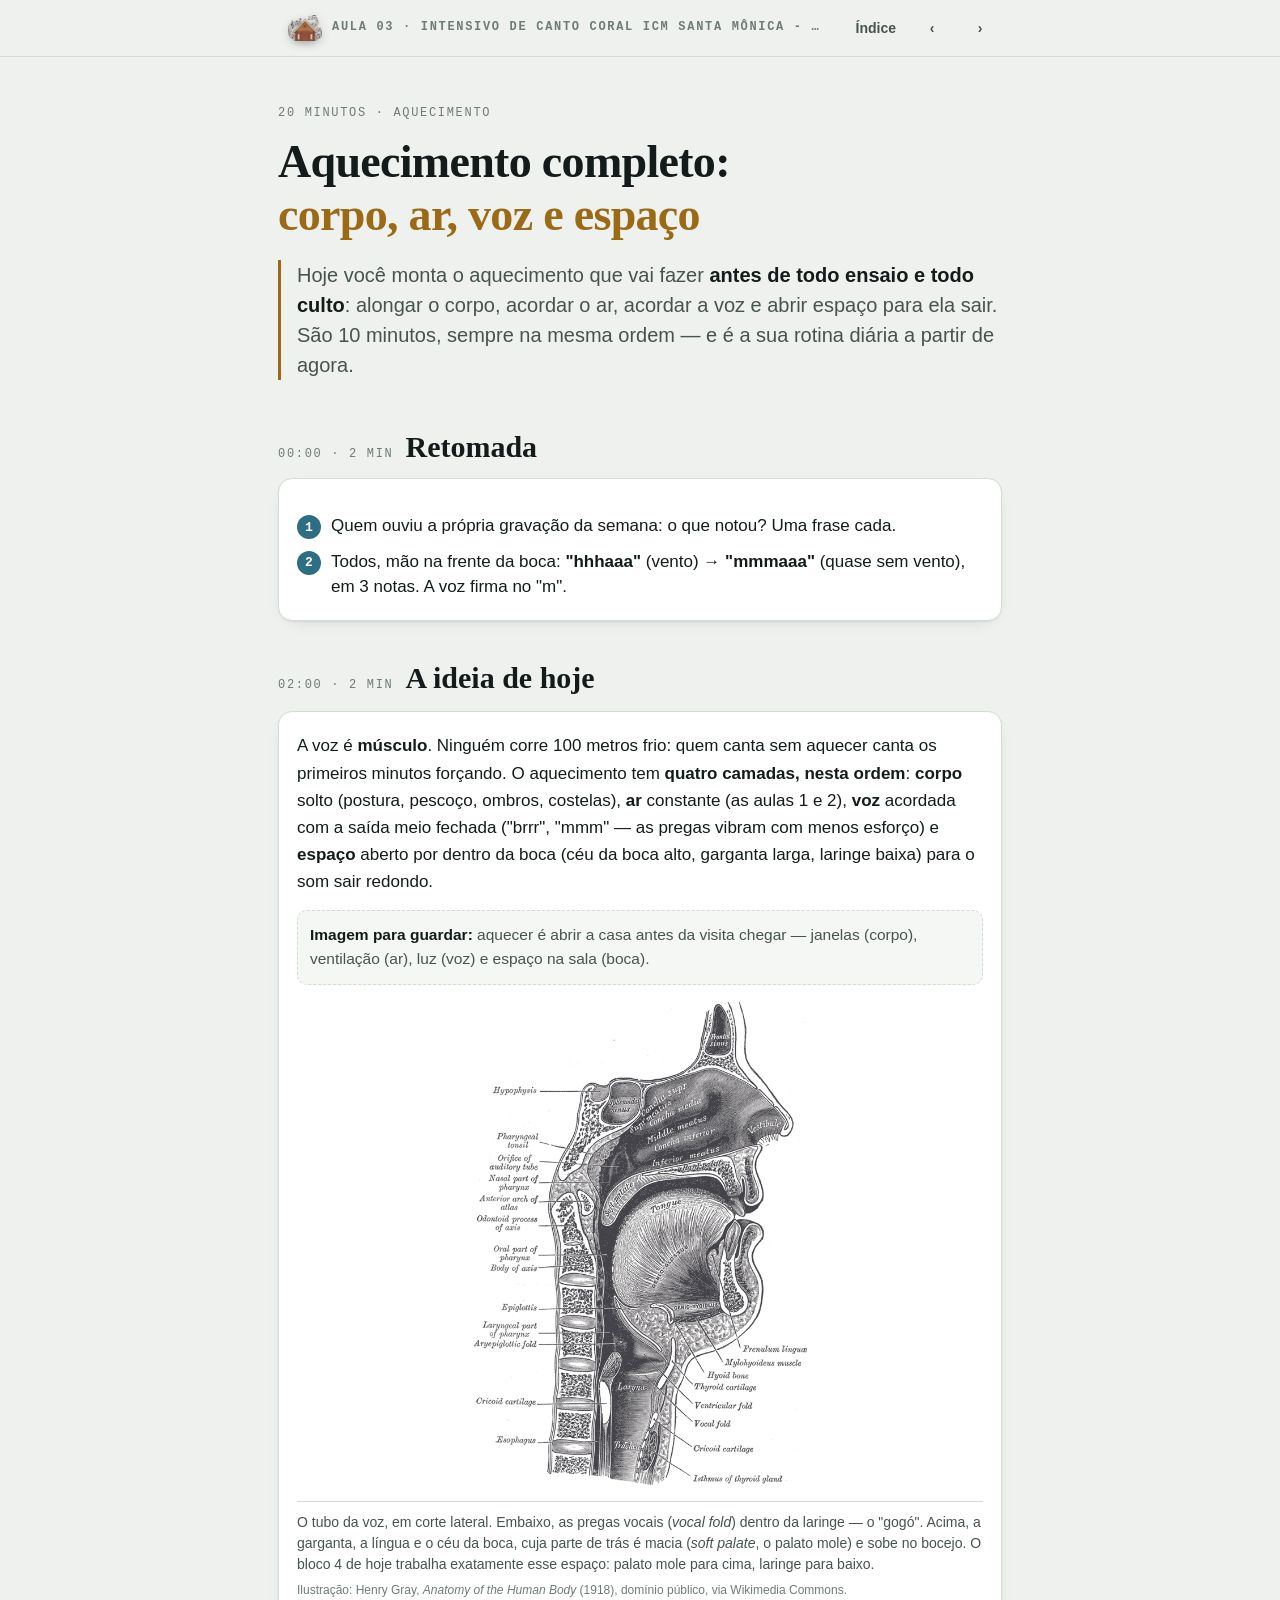
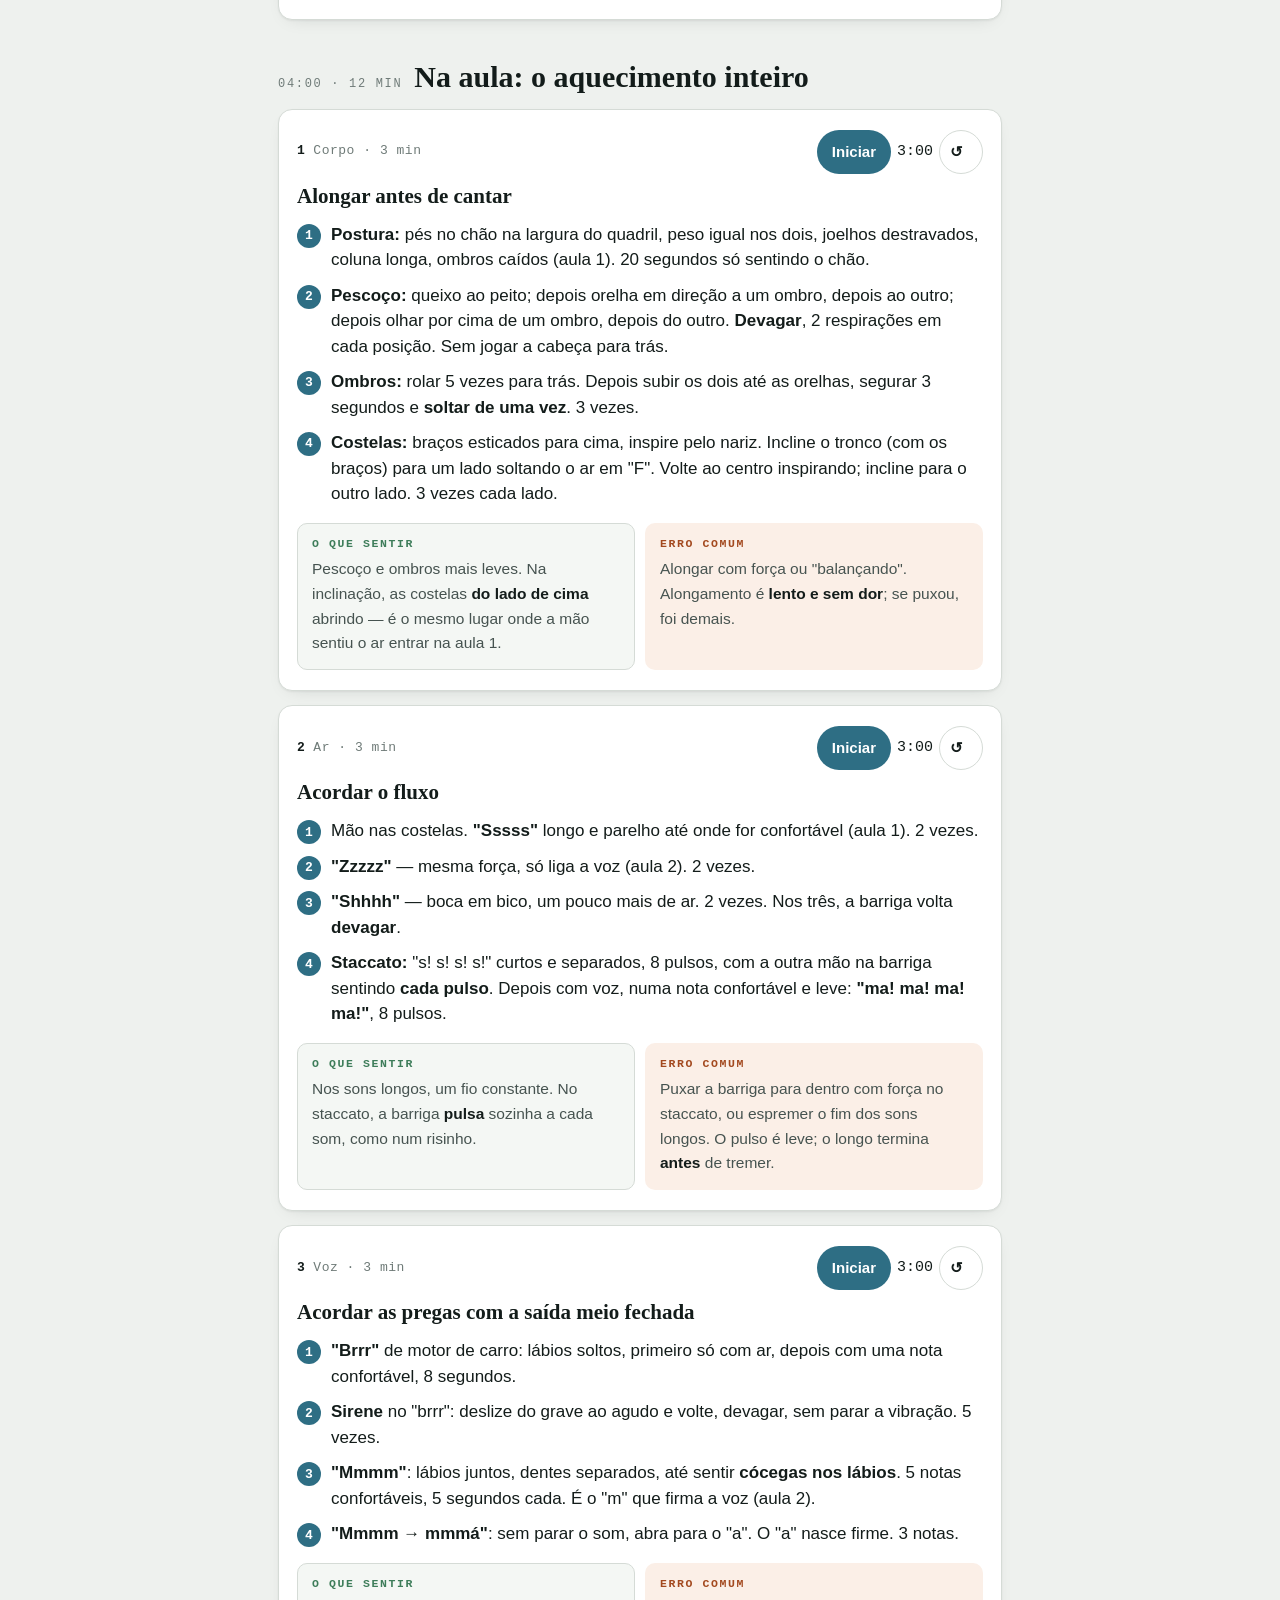
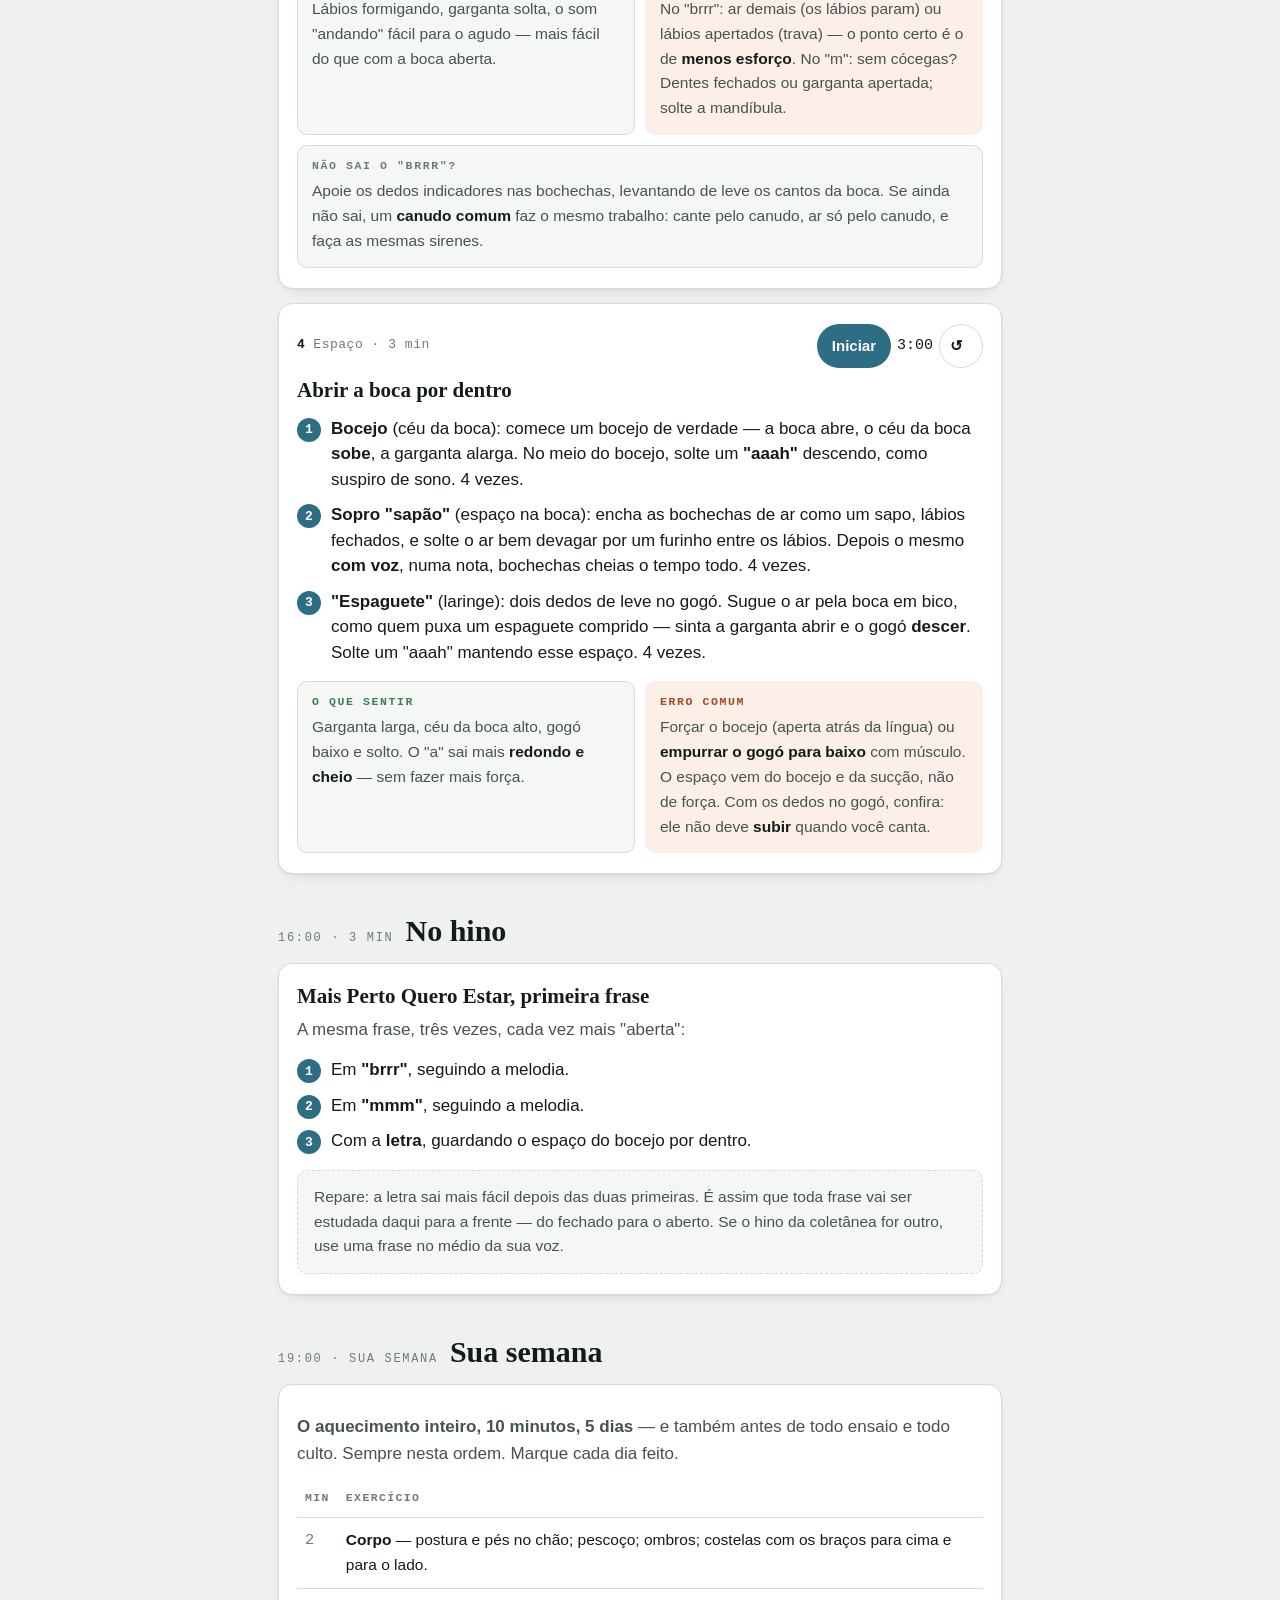
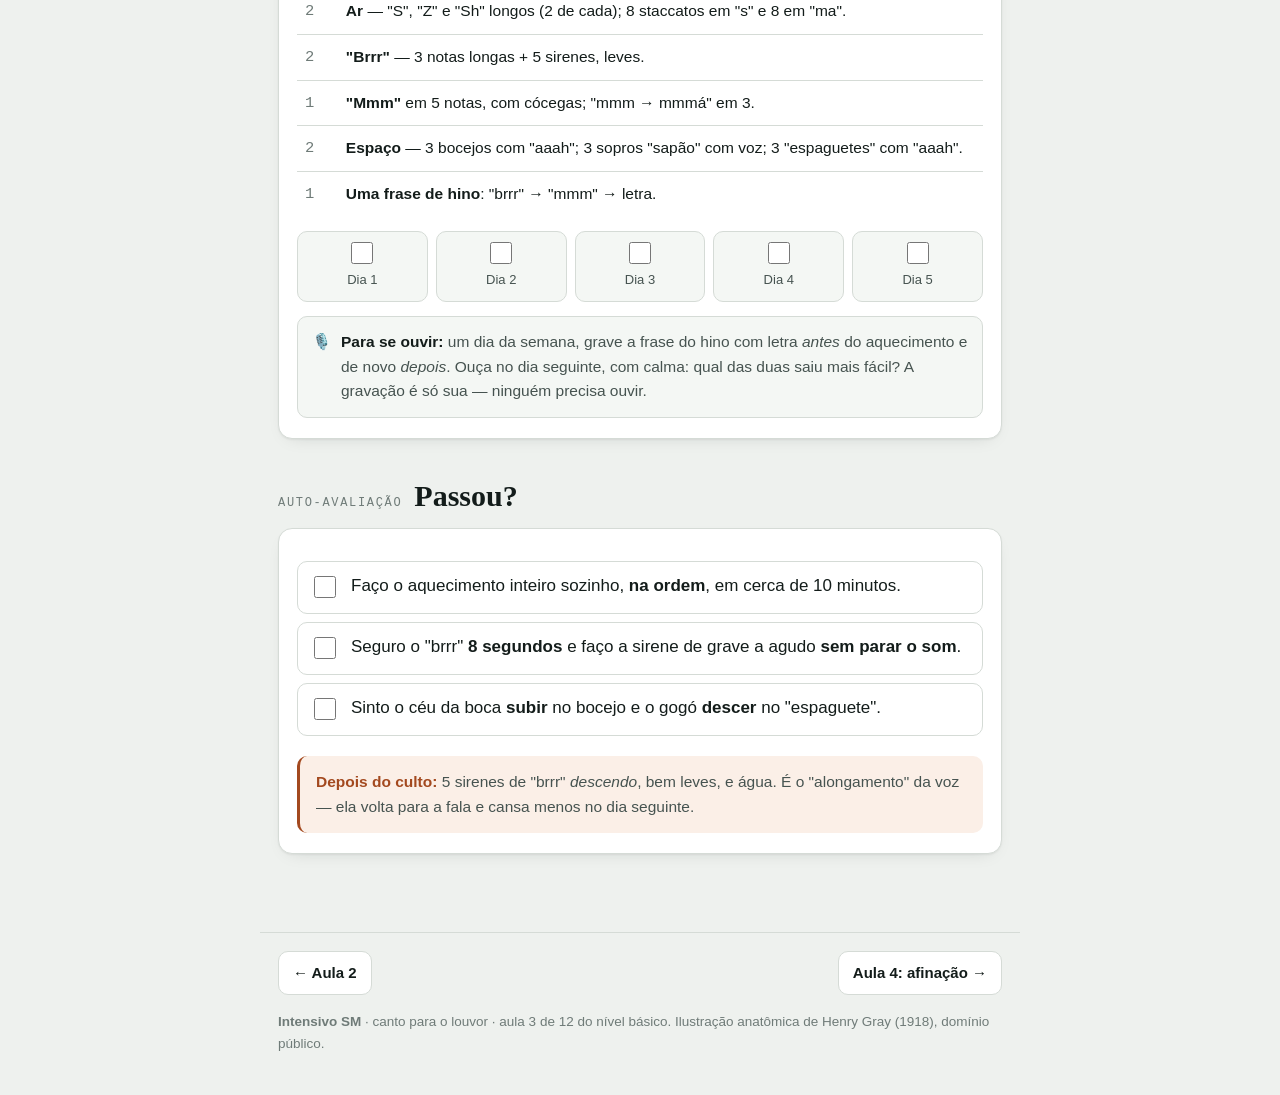
<file: aula-03-aquecimento.html>
<!doctype html>
<html lang="pt-BR">
<head>
<meta charset="utf-8">
<meta name="viewport" content="width=device-width, initial-scale=1, viewport-fit=cover">
<meta name="theme-color" content="#EEF1EE" media="(prefers-color-scheme: light)">
<meta name="theme-color" content="#0F1513" media="(prefers-color-scheme: dark)">
<title>Aula 3 · Aquecimento completo — Intensivo de Canto Coral ICM Santa Mônica - UDIA, MG</title>
<meta name="description" content="O aquecimento de 10 minutos para antes de todo ensaio e culto: alongar o corpo, acordar o ar, acordar a voz e abrir espaço na boca. Aula de 20 minutos.">
<link rel="icon" type="image/x-icon" href="favicon.ico">
<link rel="icon" type="image/png" sizes="32x32" href="assets/img/favicon-32x32.png">
<link rel="icon" type="image/png" sizes="16x16" href="assets/img/favicon-16x16.png">
<link rel="apple-touch-icon" sizes="180x180" href="assets/img/apple-touch-icon.png">
<link rel="stylesheet" href="assets/style.css">
</head>
<body data-lesson="aula-03">

<header class="topbar">
  <div class="wrap">
    <a href="index.html" class="brand" title="Voltar ao início">
      <img src="assets/img/logo.png" alt="Logo ICM Santa Mônica" class="topbar-logo" width="34" height="34">
      <span class="eyebrow">
        <span class="brand-text-full">Aula 03 · Intensivo de Canto Coral ICM Santa Mônica - UDIA, MG</span>
        <span class="brand-text-short">Aula 03 · Intensivo SM</span>
      </span>
    </a>
    <nav aria-label="Navegação entre aulas">
      <a href="index.html">Índice</a>
      <a href="aula-02-fluxo-de-ar.html" aria-label="Aula anterior">‹</a>
      <a href="aula-04-afinacao.html" aria-label="Próxima aula">›</a>
    </nav>
  </div>
</header>

<main class="wrap">

  <div class="hero">
    <span class="eyebrow">20 minutos · aquecimento</span>
    <h1>Aquecimento completo: <em>corpo, ar, voz e espaço</em></h1>
    <p class="thesis">Hoje você monta o aquecimento que vai fazer <strong>antes de todo ensaio e todo culto</strong>: alongar o corpo, acordar o ar, acordar a voz e abrir espaço para ela sair. São 10 minutos, sempre na mesma ordem — e é a sua rotina diária a partir de agora.</p>
  </div>

  <section id="retomada">
    <div class="sec-head"><span class="eyebrow">00:00 · 2 min</span><h2>Retomada</h2></div>
    <div class="card">
      <ol class="steps">
        <li>Quem ouviu a própria gravação da semana: o que notou? Uma frase cada.</li>
        <li>Todos, mão na frente da boca: <strong>"hhhaaa"</strong> (vento) → <strong>"mmmaaa"</strong> (quase sem vento), em 3 notas. A voz firma no "m".</li>
      </ol>
    </div>
  </section>

  <section id="ideia">
    <div class="sec-head"><span class="eyebrow">02:00 · 2 min</span><h2>A ideia de hoje</h2></div>
    <div class="card idea">
      <p>A voz é <strong>músculo</strong>. Ninguém corre 100 metros frio: quem canta sem aquecer canta os primeiros minutos forçando. O aquecimento tem <strong>quatro camadas, nesta ordem</strong>: <strong>corpo</strong> solto (postura, pescoço, ombros, costelas), <strong>ar</strong> constante (as aulas 1 e 2), <strong>voz</strong> acordada com a saída meio fechada ("brrr", "mmm" — as pregas vibram com menos esforço) e <strong>espaço</strong> aberto por dentro da boca (céu da boca alto, garganta larga, laringe baixa) para o som sair redondo.</p>
      <p class="image"><b>Imagem para guardar:</b> aquecer é abrir a casa antes da visita chegar — janelas (corpo), ventilação (ar), luz (voz) e espaço na sala (boca).</p>
      <figure class="fig" style="margin-top:16px">
        <img src="assets/img/gray994.png" width="600" height="861" alt="Desenho anatômico em corte lateral da cabeça e do pescoço, mostrando o caminho do ar desde as pregas vocais na laringe, passando pela garganta, a boca e a língua, até os lábios e o nariz." loading="lazy" style="max-width:340px">
        <figcaption>O tubo da voz, em corte lateral. Embaixo, as pregas vocais (<em>vocal fold</em>) dentro da laringe — o "gogó". Acima, a garganta, a língua e o céu da boca, cuja parte de trás é macia (<em>soft palate</em>, o palato mole) e sobe no bocejo. O bloco 4 de hoje trabalha exatamente esse espaço: palato mole para cima, laringe para baixo.
          <span class="credit">Ilustração: Henry Gray, <em>Anatomy of the Human Body</em> (1918), domínio público, via Wikimedia Commons.</span></figcaption>
      </figure>
    </div>
  </section>

  <section id="aula">
    <div class="sec-head"><span class="eyebrow">04:00 · 12 min</span><h2>Na aula: o aquecimento inteiro</h2></div>

    <article class="card block">
      <div class="block-top">
        <span class="chip"><b>1</b> Corpo · 3 min</span>
        <div class="timer" data-seconds="180"><button type="button" class="primary">Iniciar</button><output>3:00</output><button type="button" class="reset" aria-label="Zerar o tempo">↺</button></div>
      </div>
      <h3>Alongar antes de cantar</h3>
      <ol class="steps">
        <li><strong>Postura:</strong> pés no chão na largura do quadril, peso igual nos dois, joelhos destravados, coluna longa, ombros caídos (aula 1). 20 segundos só sentindo o chão.</li>
        <li><strong>Pescoço:</strong> queixo ao peito; depois orelha em direção a um ombro, depois ao outro; depois olhar por cima de um ombro, depois do outro. <strong>Devagar</strong>, 2 respirações em cada posição. Sem jogar a cabeça para trás.</li>
        <li><strong>Ombros:</strong> rolar 5 vezes para trás. Depois subir os dois até as orelhas, segurar 3 segundos e <strong>soltar de uma vez</strong>. 3 vezes.</li>
        <li><strong>Costelas:</strong> braços esticados para cima, inspire pelo nariz. Incline o tronco (com os braços) para um lado soltando o ar em "F". Volte ao centro inspirando; incline para o outro lado. 3 vezes cada lado.</li>
      </ol>
      <div class="fields">
        <div class="field feel"><h4>O que sentir</h4><p>Pescoço e ombros mais leves. Na inclinação, as costelas <strong>do lado de cima</strong> abrindo — é o mesmo lugar onde a mão sentiu o ar entrar na aula 1.</p></div>
        <div class="field warn"><h4>Erro comum</h4><p>Alongar com força ou "balançando". Alongamento é <strong>lento e sem dor</strong>; se puxou, foi demais.</p></div>
      </div>
    </article>

    <article class="card block">
      <div class="block-top">
        <span class="chip"><b>2</b> Ar · 3 min</span>
        <div class="timer" data-seconds="180"><button type="button" class="primary">Iniciar</button><output>3:00</output><button type="button" class="reset" aria-label="Zerar o tempo">↺</button></div>
      </div>
      <h3>Acordar o fluxo</h3>
      <ol class="steps">
        <li>Mão nas costelas. <strong>"Sssss"</strong> longo e parelho até onde for confortável (aula 1). 2 vezes.</li>
        <li><strong>"Zzzzz"</strong> — mesma força, só liga a voz (aula 2). 2 vezes.</li>
        <li><strong>"Shhhh"</strong> — boca em bico, um pouco mais de ar. 2 vezes. Nos três, a barriga volta <strong>devagar</strong>.</li>
        <li><strong>Staccato:</strong> "s! s! s! s!" curtos e separados, 8 pulsos, com a outra mão na barriga sentindo <strong>cada pulso</strong>. Depois com voz, numa nota confortável e leve: <strong>"ma! ma! ma! ma!"</strong>, 8 pulsos.</li>
      </ol>
      <div class="fields">
        <div class="field feel"><h4>O que sentir</h4><p>Nos sons longos, um fio constante. No staccato, a barriga <strong>pulsa</strong> sozinha a cada som, como num risinho.</p></div>
        <div class="field warn"><h4>Erro comum</h4><p>Puxar a barriga para dentro com força no staccato, ou espremer o fim dos sons longos. O pulso é leve; o longo termina <strong>antes</strong> de tremer.</p></div>
      </div>
    </article>

    <article class="card block">
      <div class="block-top">
        <span class="chip"><b>3</b> Voz · 3 min</span>
        <div class="timer" data-seconds="180"><button type="button" class="primary">Iniciar</button><output>3:00</output><button type="button" class="reset" aria-label="Zerar o tempo">↺</button></div>
      </div>
      <h3>Acordar as pregas com a saída meio fechada</h3>
      <ol class="steps">
        <li><strong>"Brrr"</strong> de motor de carro: lábios soltos, primeiro só com ar, depois com uma nota confortável, 8 segundos.</li>
        <li><strong>Sirene</strong> no "brrr": deslize do grave ao agudo e volte, devagar, sem parar a vibração. 5 vezes.</li>
        <li><strong>"Mmmm"</strong>: lábios juntos, dentes separados, até sentir <strong>cócegas nos lábios</strong>. 5 notas confortáveis, 5 segundos cada. É o "m" que firma a voz (aula 2).</li>
        <li><strong>"Mmmm → mmmá"</strong>: sem parar o som, abra para o "a". O "a" nasce firme. 3 notas.</li>
      </ol>
      <div class="fields">
        <div class="field feel"><h4>O que sentir</h4><p>Lábios formigando, garganta solta, o som "andando" fácil para o agudo — mais fácil do que com a boca aberta.</p></div>
        <div class="field warn"><h4>Erro comum</h4><p>No "brrr": ar demais (os lábios param) ou lábios apertados (trava) — o ponto certo é o de <strong>menos esforço</strong>. No "m": sem cócegas? Dentes fechados ou garganta apertada; solte a mandíbula.</p></div>
        <div class="field span"><h4>Não sai o "brrr"?</h4><p>Apoie os dedos indicadores nas bochechas, levantando de leve os cantos da boca. Se ainda não sai, um <strong>canudo comum</strong> faz o mesmo trabalho: cante pelo canudo, ar só pelo canudo, e faça as mesmas sirenes.</p></div>
      </div>
    </article>

    <article class="card block">
      <div class="block-top">
        <span class="chip"><b>4</b> Espaço · 3 min</span>
        <div class="timer" data-seconds="180"><button type="button" class="primary">Iniciar</button><output>3:00</output><button type="button" class="reset" aria-label="Zerar o tempo">↺</button></div>
      </div>
      <h3>Abrir a boca por dentro</h3>
      <ol class="steps">
        <li><strong>Bocejo</strong> (céu da boca): comece um bocejo de verdade — a boca abre, o céu da boca <strong>sobe</strong>, a garganta alarga. No meio do bocejo, solte um <strong>"aaah"</strong> descendo, como suspiro de sono. 4 vezes.</li>
        <li><strong>Sopro "sapão"</strong> (espaço na boca): encha as bochechas de ar como um sapo, lábios fechados, e solte o ar bem devagar por um furinho entre os lábios. Depois o mesmo <strong>com voz</strong>, numa nota, bochechas cheias o tempo todo. 4 vezes.</li>
        <li><strong>"Espaguete"</strong> (laringe): dois dedos de leve no gogó. Sugue o ar pela boca em bico, como quem puxa um espaguete comprido — sinta a garganta abrir e o gogó <strong>descer</strong>. Solte um "aaah" mantendo esse espaço. 4 vezes.</li>
      </ol>
      <div class="fields">
        <div class="field feel"><h4>O que sentir</h4><p>Garganta larga, céu da boca alto, gogó baixo e solto. O "a" sai mais <strong>redondo e cheio</strong> — sem fazer mais força.</p></div>
        <div class="field warn"><h4>Erro comum</h4><p>Forçar o bocejo (aperta atrás da língua) ou <strong>empurrar o gogó para baixo</strong> com músculo. O espaço vem do bocejo e da sucção, não de força. Com os dedos no gogó, confira: ele não deve <strong>subir</strong> quando você canta.</p></div>
      </div>
    </article>
  </section>

  <section id="hino">
    <div class="sec-head"><span class="eyebrow">16:00 · 3 min</span><h2>No hino</h2></div>
    <div class="card">
      <h3>Mais Perto Quero Estar, primeira frase</h3>
      <p class="lede">A mesma frase, três vezes, cada vez mais "aberta":</p>
      <ol class="steps">
        <li>Em <strong>"brrr"</strong>, seguindo a melodia.</li>
        <li>Em <strong>"mmm"</strong>, seguindo a melodia.</li>
        <li>Com a <strong>letra</strong>, guardando o espaço do bocejo por dentro.</li>
      </ol>
      <p class="next">Repare: a letra sai mais fácil depois das duas primeiras. É assim que toda frase vai ser estudada daqui para a frente — do fechado para o aberto. Se o hino da coletânea for outro, use uma frase no médio da sua voz.</p>
    </div>
  </section>

  <section id="semana">
    <div class="sec-head"><span class="eyebrow">19:00 · sua semana</span><h2>Sua semana</h2></div>
    <div class="card">
      <p class="lede"><strong>O aquecimento inteiro, 10 minutos, 5 dias</strong> — e também antes de todo ensaio e todo culto. Sempre nesta ordem. Marque cada dia feito.</p>
      <table class="routine">
        <thead><tr><th>min</th><th>Exercício</th></tr></thead>
        <tbody>
          <tr><td class="min">2</td><td><strong>Corpo</strong> — postura e pés no chão; pescoço; ombros; costelas com os braços para cima e para o lado.</td></tr>
          <tr><td class="min">2</td><td><strong>Ar</strong> — "S", "Z" e "Sh" longos (2 de cada); 8 staccatos em "s" e 8 em "ma".</td></tr>
          <tr><td class="min">2</td><td><strong>"Brrr"</strong> — 3 notas longas + 5 sirenes, leves.</td></tr>
          <tr><td class="min">1</td><td><strong>"Mmm"</strong> em 5 notas, com cócegas; "mmm → mmmá" em 3.</td></tr>
          <tr><td class="min">2</td><td><strong>Espaço</strong> — 3 bocejos com "aaah"; 3 sopros "sapão" com voz; 3 "espaguetes" com "aaah".</td></tr>
          <tr><td class="min">1</td><td><strong>Uma frase de hino</strong>: "brrr" → "mmm" → letra.</td></tr>
        </tbody>
      </table>
      <div class="days" role="group" aria-label="Dias de treino feitos">
        <label><input type="checkbox" data-key="d1"><span>Dia 1</span></label>
        <label><input type="checkbox" data-key="d2"><span>Dia 2</span></label>
        <label><input type="checkbox" data-key="d3"><span>Dia 3</span></label>
        <label><input type="checkbox" data-key="d4"><span>Dia 4</span></label>
        <label><input type="checkbox" data-key="d5"><span>Dia 5</span></label>
      </div>
      <p class="record">🎙️ <span><strong>Para se ouvir:</strong> um dia da semana, grave a frase do hino com letra <em>antes</em> do aquecimento e de novo <em>depois</em>. Ouça no dia seguinte, com calma: qual das duas saiu mais fácil? A gravação é só sua — ninguém precisa ouvir.</span></p>
    </div>
  </section>

  <section id="passou">
    <div class="sec-head"><span class="eyebrow">auto-avaliação</span><h2>Passou?</h2></div>
    <div class="card">
      <ul class="checks">
        <li><label><input type="checkbox" data-key="p1"><span>Faço o aquecimento inteiro sozinho, <strong>na ordem</strong>, em cerca de 10 minutos.</span></label></li>
        <li><label><input type="checkbox" data-key="p2"><span>Seguro o "brrr" <strong>8 segundos</strong> e faço a sirene de grave a agudo <strong>sem parar o som</strong>.</span></label></li>
        <li><label><input type="checkbox" data-key="p3"><span>Sinto o céu da boca <strong>subir</strong> no bocejo e o gogó <strong>descer</strong> no "espaguete".</span></label></li>
      </ul>
      <p class="rule"><strong>Depois do culto:</strong> 5 sirenes de "brrr" <em>descendo</em>, bem leves, e água. É o "alongamento" da voz — ela volta para a fala e cansa menos no dia seguinte.</p>
    </div>
  </section>

</main>

<footer>
  <div class="wrap">
    <nav class="footnav" aria-label="Navegação entre aulas">
      <a href="aula-02-fluxo-de-ar.html">← Aula 2</a>
      <a href="aula-04-afinacao.html">Aula 4: afinação →</a>
    </nav>
    <p><b>Intensivo SM</b> · canto para o louvor · aula 3 de 12 do nível básico. Ilustração anatômica de Henry Gray (1918), domínio público.</p>
  </div>
</footer>

<script src="assets/app.js"></script>
</body>
</html>
</file>
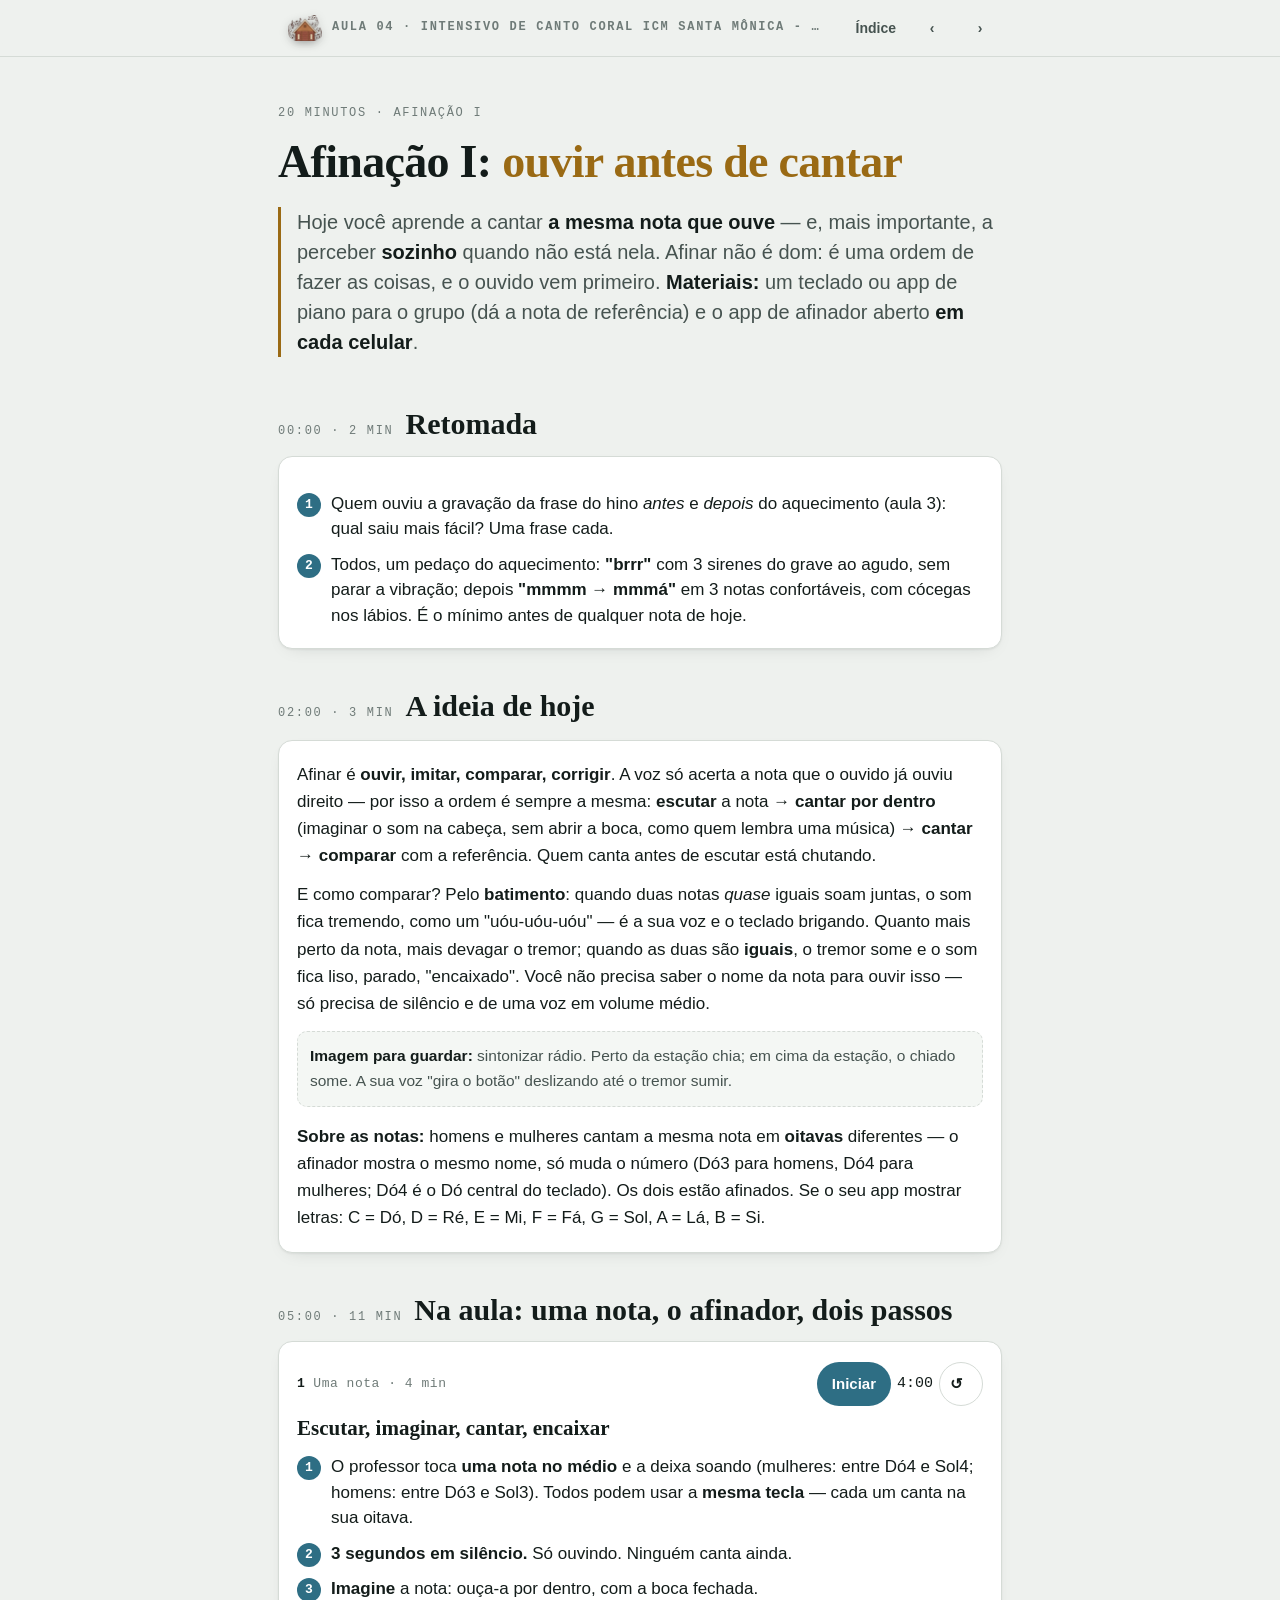
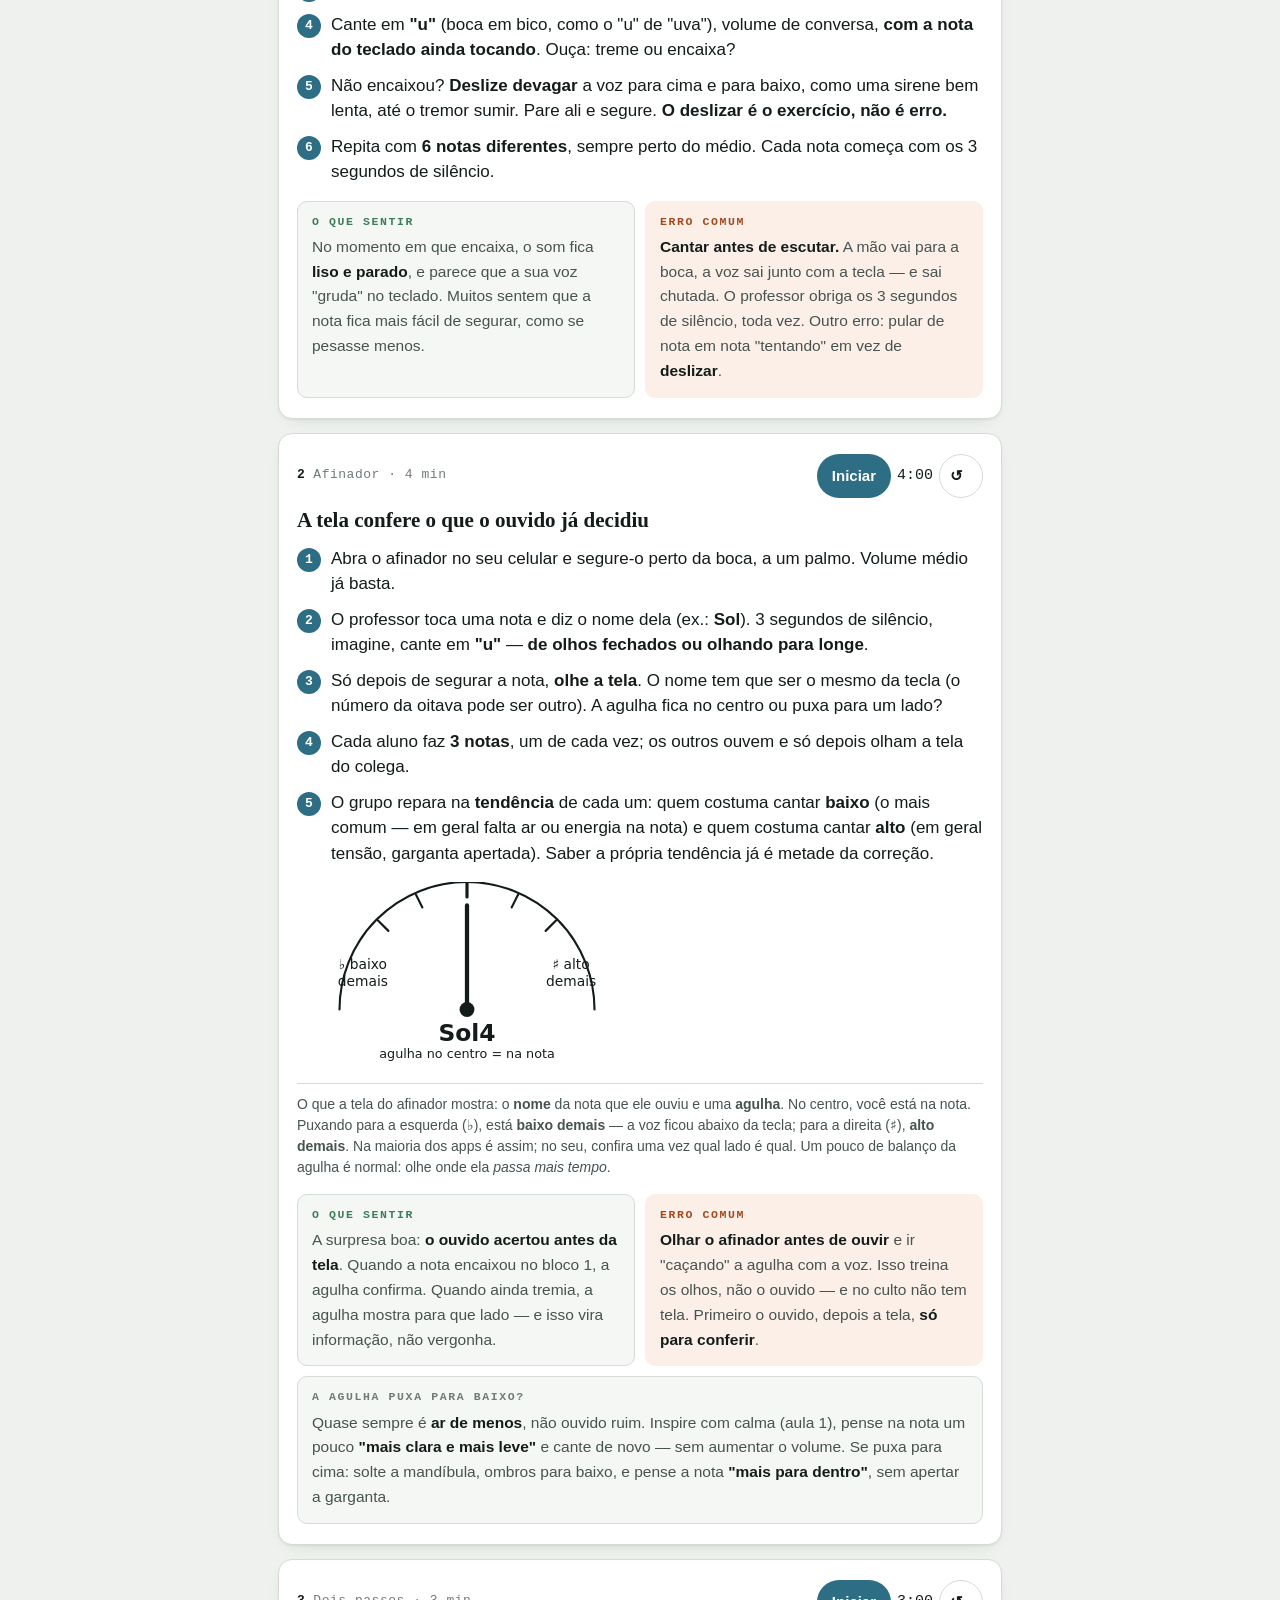
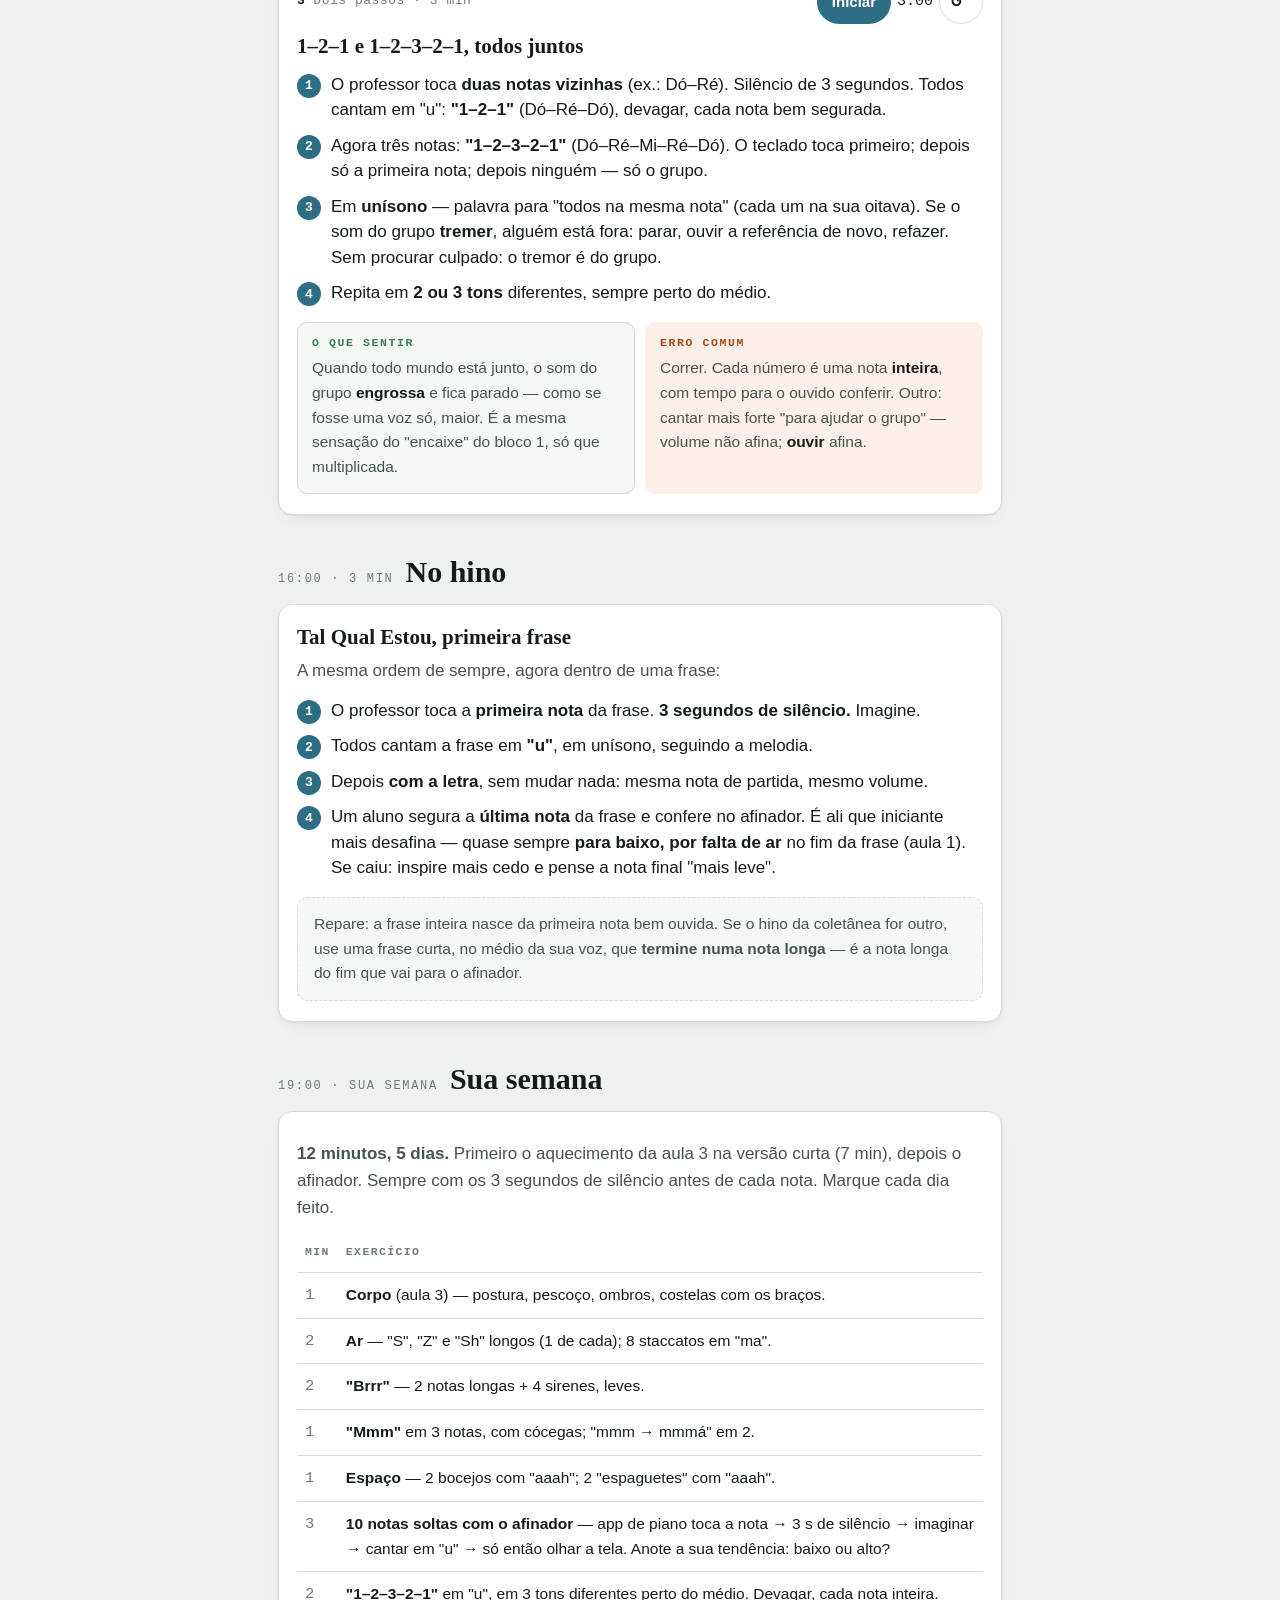
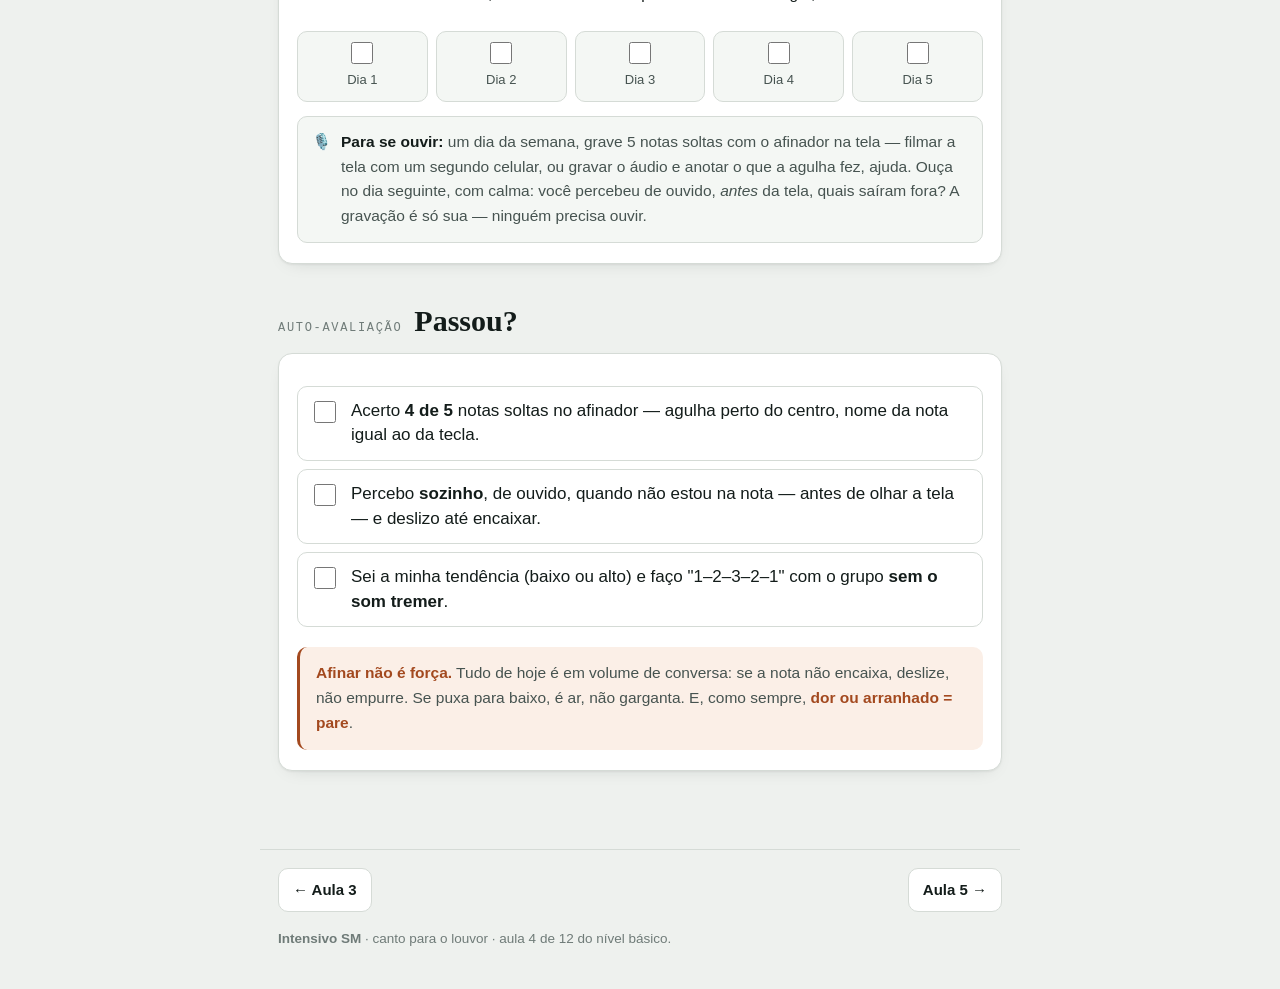
<file: aula-04-afinacao.html>
<!doctype html>
<html lang="pt-BR">
<head>
<meta charset="utf-8">
<meta name="viewport" content="width=device-width, initial-scale=1, viewport-fit=cover">
<meta name="theme-color" content="#EEF1EE" media="(prefers-color-scheme: light)">
<meta name="theme-color" content="#0F1513" media="(prefers-color-scheme: dark)">
<title>Aula 4 · Afinação I — Intensivo de Canto Coral ICM Santa Mônica - UDIA, MG</title>
<meta name="description" content="Afinar é ouvir, imitar, comparar e corrigir: cantar a mesma nota que o teclado toca e perceber sozinho quando saiu dela, com o afinador do celular. Aula de 20 minutos.">
<link rel="icon" type="image/x-icon" href="favicon.ico">
<link rel="icon" type="image/png" sizes="32x32" href="assets/img/favicon-32x32.png">
<link rel="icon" type="image/png" sizes="16x16" href="assets/img/favicon-16x16.png">
<link rel="apple-touch-icon" sizes="180x180" href="assets/img/apple-touch-icon.png">
<link rel="stylesheet" href="assets/style.css">
</head>
<body data-lesson="aula-04">

<header class="topbar">
  <div class="wrap">
    <a href="index.html" class="brand" title="Voltar ao início">
      <img src="assets/img/logo.png" alt="Logo ICM Santa Mônica" class="topbar-logo" width="34" height="34">
      <span class="eyebrow">
        <span class="brand-text-full">Aula 04 · Intensivo de Canto Coral ICM Santa Mônica - UDIA, MG</span>
        <span class="brand-text-short">Aula 04 · Intensivo SM</span>
      </span>
    </a>
    <nav aria-label="Navegação entre aulas">
      <a href="index.html">Índice</a>
      <a href="aula-03-aquecimento.html" aria-label="Aula anterior">‹</a>
      <a href="aula-05-ouvido.html" aria-label="Próxima aula">›</a>
    </nav>
  </div>
</header>

<main class="wrap">

  <div class="hero">
    <span class="eyebrow">20 minutos · afinação I</span>
    <h1>Afinação I: <em>ouvir antes de cantar</em></h1>
    <p class="thesis">Hoje você aprende a cantar <strong>a mesma nota que ouve</strong> — e, mais importante, a perceber <strong>sozinho</strong> quando não está nela. Afinar não é dom: é uma ordem de fazer as coisas, e o ouvido vem primeiro. <strong>Materiais:</strong> um teclado ou app de piano para o grupo (dá a nota de referência) e o app de afinador aberto <strong>em cada celular</strong>.</p>
  </div>

  <section id="retomada">
    <div class="sec-head"><span class="eyebrow">00:00 · 2 min</span><h2>Retomada</h2></div>
    <div class="card">
      <ol class="steps">
        <li>Quem ouviu a gravação da frase do hino <em>antes</em> e <em>depois</em> do aquecimento (aula 3): qual saiu mais fácil? Uma frase cada.</li>
        <li>Todos, um pedaço do aquecimento: <strong>"brrr"</strong> com 3 sirenes do grave ao agudo, sem parar a vibração; depois <strong>"mmmm → mmmá"</strong> em 3 notas confortáveis, com cócegas nos lábios. É o mínimo antes de qualquer nota de hoje.</li>
      </ol>
    </div>
  </section>

  <section id="ideia">
    <div class="sec-head"><span class="eyebrow">02:00 · 3 min</span><h2>A ideia de hoje</h2></div>
    <div class="card idea">
      <p>Afinar é <strong>ouvir, imitar, comparar, corrigir</strong>. A voz só acerta a nota que o ouvido já ouviu direito — por isso a ordem é sempre a mesma: <strong>escutar</strong> a nota → <strong>cantar por dentro</strong> (imaginar o som na cabeça, sem abrir a boca, como quem lembra uma música) → <strong>cantar</strong> → <strong>comparar</strong> com a referência. Quem canta antes de escutar está chutando.</p>
      <p>E como comparar? Pelo <strong>batimento</strong>: quando duas notas <em>quase</em> iguais soam juntas, o som fica tremendo, como um "uóu-uóu-uóu" — é a sua voz e o teclado brigando. Quanto mais perto da nota, mais devagar o tremor; quando as duas são <strong>iguais</strong>, o tremor some e o som fica liso, parado, "encaixado". Você não precisa saber o nome da nota para ouvir isso — só precisa de silêncio e de uma voz em volume médio.</p>
      <p class="image"><b>Imagem para guardar:</b> sintonizar rádio. Perto da estação chia; em cima da estação, o chiado some. A sua voz "gira o botão" deslizando até o tremor sumir.</p>
      <p style="margin-top:16px"><strong>Sobre as notas:</strong> homens e mulheres cantam a mesma nota em <strong>oitavas</strong> diferentes — o afinador mostra o mesmo nome, só muda o número (Dó3 para homens, Dó4 para mulheres; Dó4 é o Dó central do teclado). Os dois estão afinados. Se o seu app mostrar letras: C = Dó, D = Ré, E = Mi, F = Fá, G = Sol, A = Lá, B = Si.</p>
    </div>
  </section>

  <section id="aula">
    <div class="sec-head"><span class="eyebrow">05:00 · 11 min</span><h2>Na aula: uma nota, o afinador, dois passos</h2></div>

    <article class="card block">
      <div class="block-top">
        <span class="chip"><b>1</b> Uma nota · 4 min</span>
        <div class="timer" data-seconds="240"><button type="button" class="primary">Iniciar</button><output>4:00</output><button type="button" class="reset" aria-label="Zerar o tempo">↺</button></div>
      </div>
      <h3>Escutar, imaginar, cantar, encaixar</h3>
      <ol class="steps">
        <li>O professor toca <strong>uma nota no médio</strong> e a deixa soando (mulheres: entre Dó4 e Sol4; homens: entre Dó3 e Sol3). Todos podem usar a <strong>mesma tecla</strong> — cada um canta na sua oitava.</li>
        <li><strong>3 segundos em silêncio.</strong> Só ouvindo. Ninguém canta ainda.</li>
        <li><strong>Imagine</strong> a nota: ouça-a por dentro, com a boca fechada.</li>
        <li>Cante em <strong>"u"</strong> (boca em bico, como o "u" de "uva"), volume de conversa, <strong>com a nota do teclado ainda tocando</strong>. Ouça: treme ou encaixa?</li>
        <li>Não encaixou? <strong>Deslize devagar</strong> a voz para cima e para baixo, como uma sirene bem lenta, até o tremor sumir. Pare ali e segure. <strong>O deslizar é o exercício, não é erro.</strong></li>
        <li>Repita com <strong>6 notas diferentes</strong>, sempre perto do médio. Cada nota começa com os 3 segundos de silêncio.</li>
      </ol>
      <div class="fields">
        <div class="field feel"><h4>O que sentir</h4><p>No momento em que encaixa, o som fica <strong>liso e parado</strong>, e parece que a sua voz "gruda" no teclado. Muitos sentem que a nota fica mais fácil de segurar, como se pesasse menos.</p></div>
        <div class="field warn"><h4>Erro comum</h4><p><strong>Cantar antes de escutar.</strong> A mão vai para a boca, a voz sai junto com a tecla — e sai chutada. O professor obriga os 3 segundos de silêncio, toda vez. Outro erro: pular de nota em nota "tentando" em vez de <strong>deslizar</strong>.</p></div>
      </div>
    </article>

    <article class="card block">
      <div class="block-top">
        <span class="chip"><b>2</b> Afinador · 4 min</span>
        <div class="timer" data-seconds="240"><button type="button" class="primary">Iniciar</button><output>4:00</output><button type="button" class="reset" aria-label="Zerar o tempo">↺</button></div>
      </div>
      <h3>A tela confere o que o ouvido já decidiu</h3>
      <ol class="steps">
        <li>Abra o afinador no seu celular e segure-o perto da boca, a um palmo. Volume médio já basta.</li>
        <li>O professor toca uma nota e diz o nome dela (ex.: <strong>Sol</strong>). 3 segundos de silêncio, imagine, cante em <strong>"u"</strong> — <strong>de olhos fechados ou olhando para longe</strong>.</li>
        <li>Só depois de segurar a nota, <strong>olhe a tela</strong>. O nome tem que ser o mesmo da tecla (o número da oitava pode ser outro). A agulha fica no centro ou puxa para um lado?</li>
        <li>Cada aluno faz <strong>3 notas</strong>, um de cada vez; os outros ouvem e só depois olham a tela do colega.</li>
        <li>O grupo repara na <strong>tendência</strong> de cada um: quem costuma cantar <strong>baixo</strong> (o mais comum — em geral falta ar ou energia na nota) e quem costuma cantar <strong>alto</strong> (em geral tensão, garganta apertada). Saber a própria tendência já é metade da correção.</li>
      </ol>
      <figure class="fig" style="margin-top:16px">
        <svg viewBox="0 0 320 170" width="100%" role="img" aria-label="Desenho de um afinador: uma agulha sobre um arco. À esquerda, 'baixo demais', com o sinal de bemol; no centro, 'na nota', com o nome Sol4; à direita, 'alto demais', com o sinal de sustenido." style="max-width:340px">
          <g fill="none" stroke="currentColor" stroke-width="2" stroke-linecap="round">
            <path d="M40 120 A120 120 0 0 1 280 120"/>
            <line x1="160" y1="0" x2="160" y2="14" stroke-width="3"/>
            <line x1="76" y1="36" x2="86" y2="46"/>
            <line x1="244" y1="36" x2="234" y2="46"/>
            <line x1="112" y1="12" x2="118" y2="24"/>
            <line x1="208" y1="12" x2="202" y2="24"/>
            <line x1="160" y1="120" x2="160" y2="22" stroke-width="4"/>
          </g>
          <circle cx="160" cy="120" r="7" fill="currentColor"/>
          <g fill="currentColor" font-family="system-ui, sans-serif" font-size="13" text-anchor="middle">
            <text x="62" y="82">♭ baixo</text>
            <text x="62" y="98">demais</text>
            <text x="258" y="82">♯ alto</text>
            <text x="258" y="98">demais</text>
            <text x="160" y="150" font-size="22" font-weight="700">Sol4</text>
            <text x="160" y="166" font-size="12">agulha no centro = na nota</text>
          </g>
        </svg>
        <figcaption>O que a tela do afinador mostra: o <strong>nome</strong> da nota que ele ouviu e uma <strong>agulha</strong>. No centro, você está na nota. Puxando para a esquerda (♭), está <strong>baixo demais</strong> — a voz ficou abaixo da tecla; para a direita (♯), <strong>alto demais</strong>. Na maioria dos apps é assim; no seu, confira uma vez qual lado é qual. Um pouco de balanço da agulha é normal: olhe onde ela <em>passa mais tempo</em>.</figcaption>
      </figure>
      <div class="fields">
        <div class="field feel"><h4>O que sentir</h4><p>A surpresa boa: <strong>o ouvido acertou antes da tela</strong>. Quando a nota encaixou no bloco 1, a agulha confirma. Quando ainda tremia, a agulha mostra para que lado — e isso vira informação, não vergonha.</p></div>
        <div class="field warn"><h4>Erro comum</h4><p><strong>Olhar o afinador antes de ouvir</strong> e ir "caçando" a agulha com a voz. Isso treina os olhos, não o ouvido — e no culto não tem tela. Primeiro o ouvido, depois a tela, <strong>só para conferir</strong>.</p></div>
        <div class="field span"><h4>A agulha puxa para baixo?</h4><p>Quase sempre é <strong>ar de menos</strong>, não ouvido ruim. Inspire com calma (aula 1), pense na nota um pouco <strong>"mais clara e mais leve"</strong> e cante de novo — sem aumentar o volume. Se puxa para cima: solte a mandíbula, ombros para baixo, e pense a nota <strong>"mais para dentro"</strong>, sem apertar a garganta.</p></div>
      </div>
    </article>

    <article class="card block">
      <div class="block-top">
        <span class="chip"><b>3</b> Dois passos · 3 min</span>
        <div class="timer" data-seconds="180"><button type="button" class="primary">Iniciar</button><output>3:00</output><button type="button" class="reset" aria-label="Zerar o tempo">↺</button></div>
      </div>
      <h3>1–2–1 e 1–2–3–2–1, todos juntos</h3>
      <ol class="steps">
        <li>O professor toca <strong>duas notas vizinhas</strong> (ex.: Dó–Ré). Silêncio de 3 segundos. Todos cantam em "u": <strong>"1–2–1"</strong> (Dó–Ré–Dó), devagar, cada nota bem segurada.</li>
        <li>Agora três notas: <strong>"1–2–3–2–1"</strong> (Dó–Ré–Mi–Ré–Dó). O teclado toca primeiro; depois só a primeira nota; depois ninguém — só o grupo.</li>
        <li>Em <strong>unísono</strong> — palavra para "todos na mesma nota" (cada um na sua oitava). Se o som do grupo <strong>tremer</strong>, alguém está fora: parar, ouvir a referência de novo, refazer. Sem procurar culpado: o tremor é do grupo.</li>
        <li>Repita em <strong>2 ou 3 tons</strong> diferentes, sempre perto do médio.</li>
      </ol>
      <div class="fields">
        <div class="field feel"><h4>O que sentir</h4><p>Quando todo mundo está junto, o som do grupo <strong>engrossa</strong> e fica parado — como se fosse uma voz só, maior. É a mesma sensação do "encaixe" do bloco 1, só que multiplicada.</p></div>
        <div class="field warn"><h4>Erro comum</h4><p>Correr. Cada número é uma nota <strong>inteira</strong>, com tempo para o ouvido conferir. Outro: cantar mais forte "para ajudar o grupo" — volume não afina; <strong>ouvir</strong> afina.</p></div>
      </div>
    </article>
  </section>

  <section id="hino">
    <div class="sec-head"><span class="eyebrow">16:00 · 3 min</span><h2>No hino</h2></div>
    <div class="card">
      <h3>Tal Qual Estou, primeira frase</h3>
      <p class="lede">A mesma ordem de sempre, agora dentro de uma frase:</p>
      <ol class="steps">
        <li>O professor toca a <strong>primeira nota</strong> da frase. <strong>3 segundos de silêncio.</strong> Imagine.</li>
        <li>Todos cantam a frase em <strong>"u"</strong>, em unísono, seguindo a melodia.</li>
        <li>Depois <strong>com a letra</strong>, sem mudar nada: mesma nota de partida, mesmo volume.</li>
        <li>Um aluno segura a <strong>última nota</strong> da frase e confere no afinador. É ali que iniciante mais desafina — quase sempre <strong>para baixo, por falta de ar</strong> no fim da frase (aula 1). Se caiu: inspire mais cedo e pense a nota final "mais leve".</li>
      </ol>
      <p class="next">Repare: a frase inteira nasce da primeira nota bem ouvida. Se o hino da coletânea for outro, use uma frase curta, no médio da sua voz, que <strong>termine numa nota longa</strong> — é a nota longa do fim que vai para o afinador.</p>
    </div>
  </section>

  <section id="semana">
    <div class="sec-head"><span class="eyebrow">19:00 · sua semana</span><h2>Sua semana</h2></div>
    <div class="card">
      <p class="lede"><strong>12 minutos, 5 dias.</strong> Primeiro o aquecimento da aula 3 na versão curta (7 min), depois o afinador. Sempre com os 3 segundos de silêncio antes de cada nota. Marque cada dia feito.</p>
      <table class="routine">
        <thead><tr><th>min</th><th>Exercício</th></tr></thead>
        <tbody>
          <tr><td class="min">1</td><td><strong>Corpo</strong> (aula 3) — postura, pescoço, ombros, costelas com os braços.</td></tr>
          <tr><td class="min">2</td><td><strong>Ar</strong> — "S", "Z" e "Sh" longos (1 de cada); 8 staccatos em "ma".</td></tr>
          <tr><td class="min">2</td><td><strong>"Brrr"</strong> — 2 notas longas + 4 sirenes, leves.</td></tr>
          <tr><td class="min">1</td><td><strong>"Mmm"</strong> em 3 notas, com cócegas; "mmm → mmmá" em 2.</td></tr>
          <tr><td class="min">1</td><td><strong>Espaço</strong> — 2 bocejos com "aaah"; 2 "espaguetes" com "aaah".</td></tr>
          <tr><td class="min">3</td><td><strong>10 notas soltas com o afinador</strong> — app de piano toca a nota → 3 s de silêncio → imaginar → cantar em "u" → só então olhar a tela. Anote a sua tendência: baixo ou alto?</td></tr>
          <tr><td class="min">2</td><td><strong>"1–2–3–2–1"</strong> em "u", em 3 tons diferentes perto do médio. Devagar, cada nota inteira.</td></tr>
        </tbody>
      </table>
      <div class="days" role="group" aria-label="Dias de treino feitos">
        <label><input type="checkbox" data-key="d1"><span>Dia 1</span></label>
        <label><input type="checkbox" data-key="d2"><span>Dia 2</span></label>
        <label><input type="checkbox" data-key="d3"><span>Dia 3</span></label>
        <label><input type="checkbox" data-key="d4"><span>Dia 4</span></label>
        <label><input type="checkbox" data-key="d5"><span>Dia 5</span></label>
      </div>
      <p class="record">🎙️ <span><strong>Para se ouvir:</strong> um dia da semana, grave 5 notas soltas com o afinador na tela — filmar a tela com um segundo celular, ou gravar o áudio e anotar o que a agulha fez, ajuda. Ouça no dia seguinte, com calma: você percebeu de ouvido, <em>antes</em> da tela, quais saíram fora? A gravação é só sua — ninguém precisa ouvir.</span></p>
    </div>
  </section>

  <section id="passou">
    <div class="sec-head"><span class="eyebrow">auto-avaliação</span><h2>Passou?</h2></div>
    <div class="card">
      <ul class="checks">
        <li><label><input type="checkbox" data-key="p1"><span>Acerto <strong>4 de 5</strong> notas soltas no afinador — agulha perto do centro, nome da nota igual ao da tecla.</span></label></li>
        <li><label><input type="checkbox" data-key="p2"><span>Percebo <strong>sozinho</strong>, de ouvido, quando não estou na nota — antes de olhar a tela — e deslizo até encaixar.</span></label></li>
        <li><label><input type="checkbox" data-key="p3"><span>Sei a minha tendência (baixo ou alto) e faço "1–2–3–2–1" com o grupo <strong>sem o som tremer</strong>.</span></label></li>
      </ul>
      <p class="rule"><strong>Afinar não é força.</strong> Tudo de hoje é em volume de conversa: se a nota não encaixa, deslize, não empurre. Se puxa para baixo, é ar, não garganta. E, como sempre, <strong>dor ou arranhado = pare</strong>.</p>
    </div>
  </section>

</main>

<footer>
  <div class="wrap">
    <nav class="footnav" aria-label="Navegação entre aulas">
      <a href="aula-03-aquecimento.html">← Aula 3</a>
      <a href="aula-05-ouvido.html">Aula 5 →</a>
    </nav>
    <p><b>Intensivo SM</b> · canto para o louvor · aula 4 de 12 do nível básico.</p>
  </div>
</footer>

<script src="assets/app.js"></script>
</body>
</html>
</file>
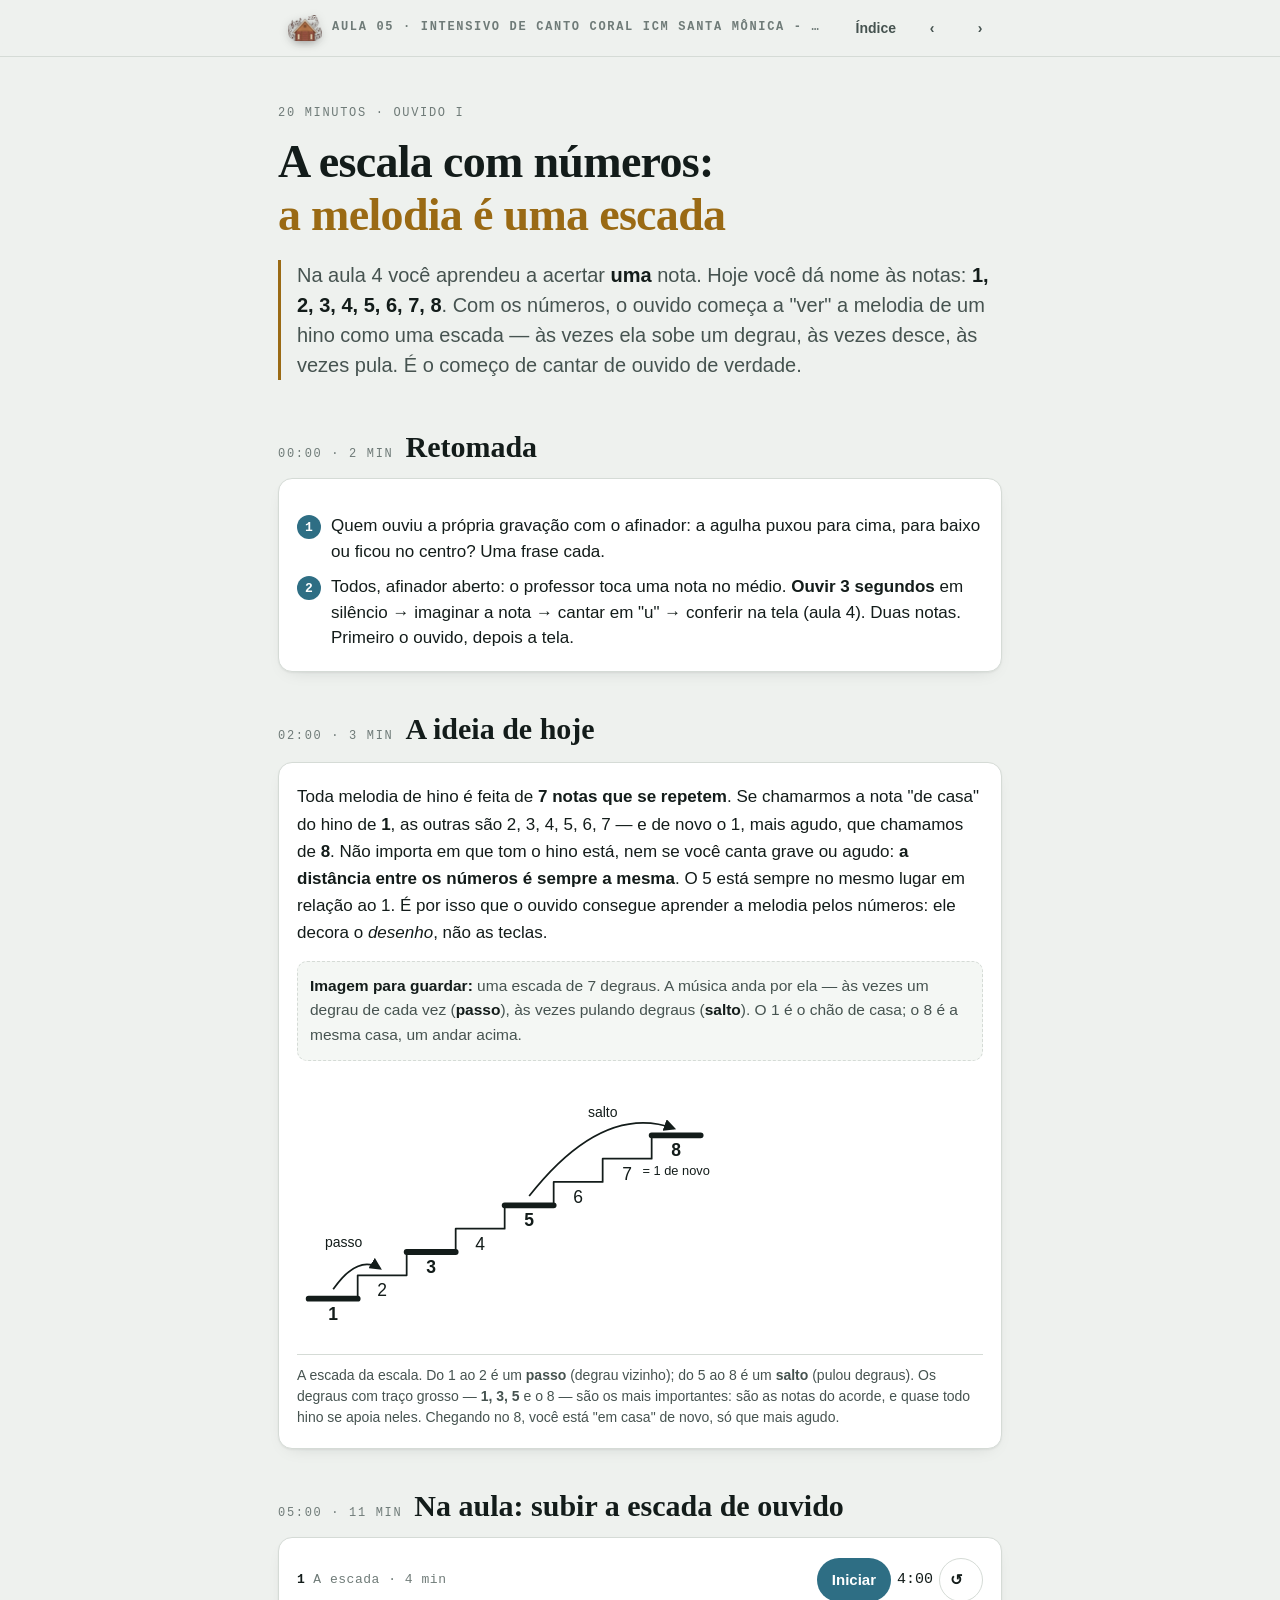
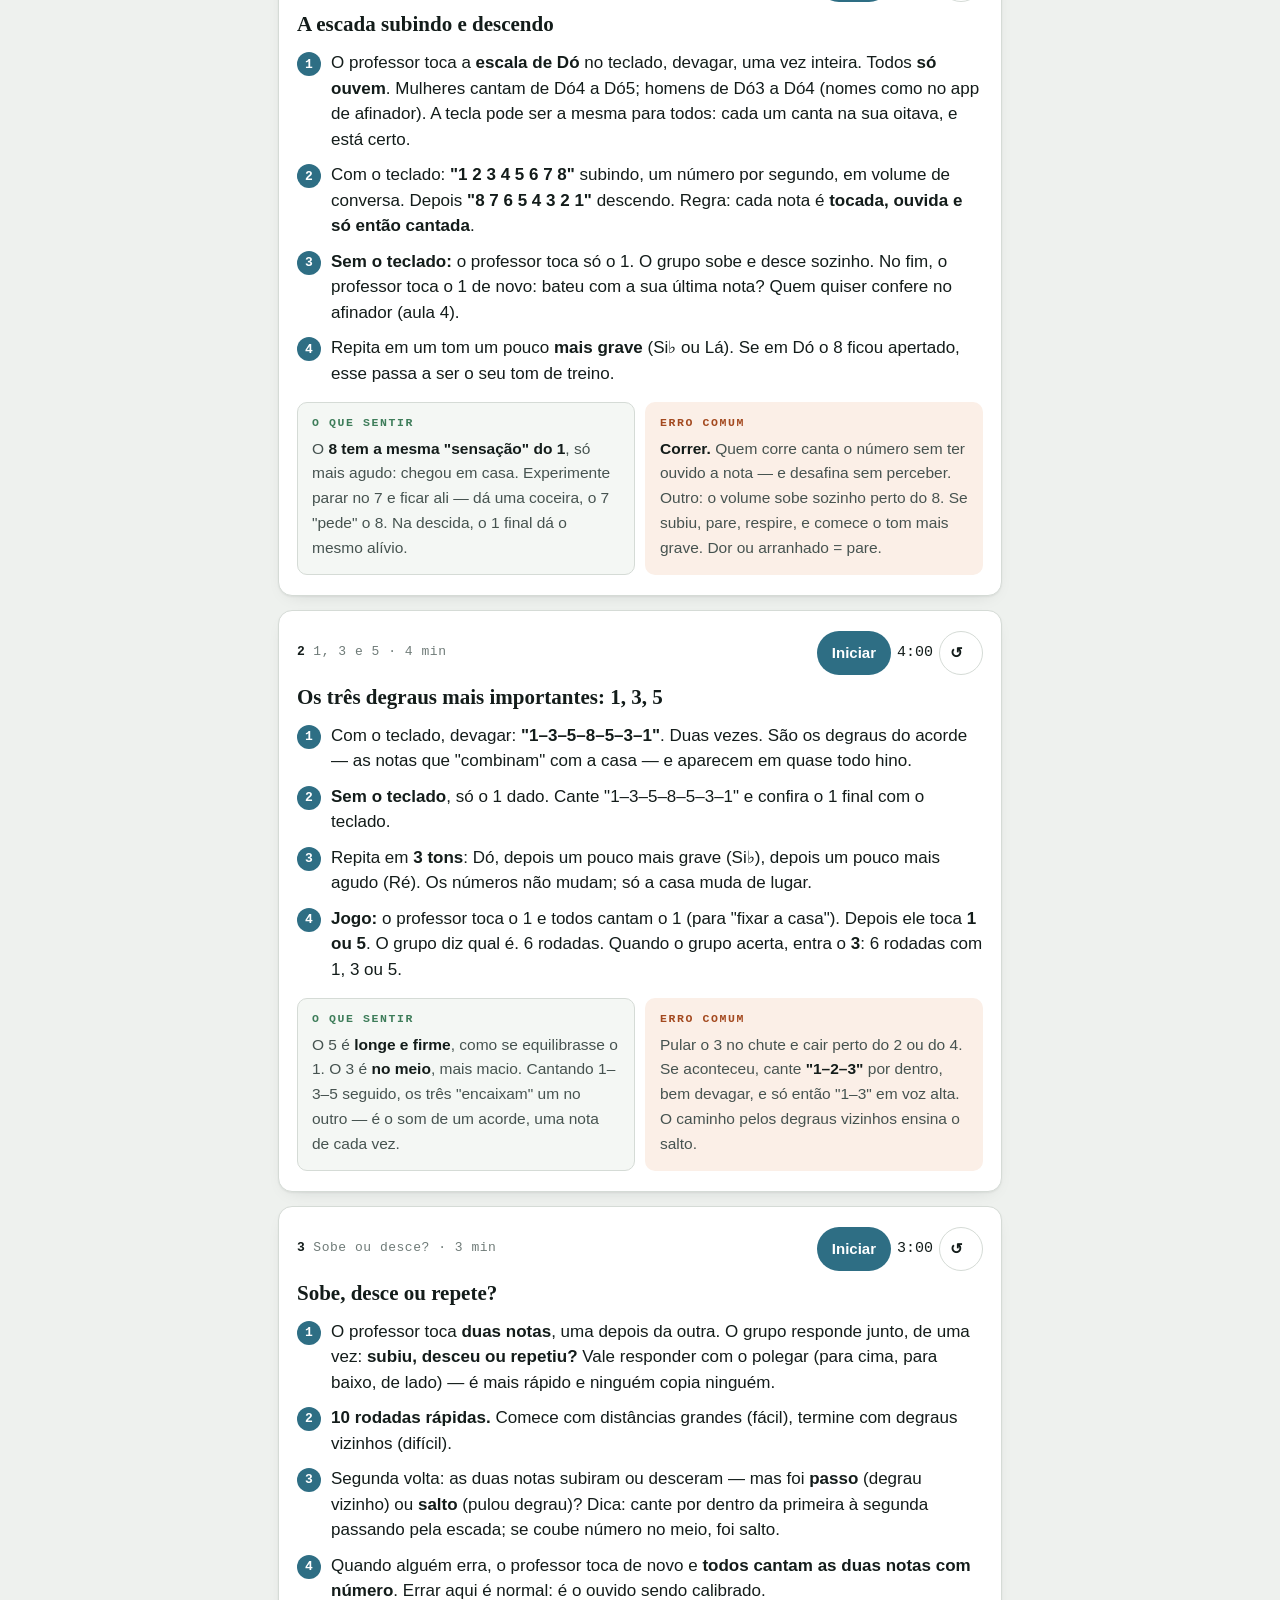
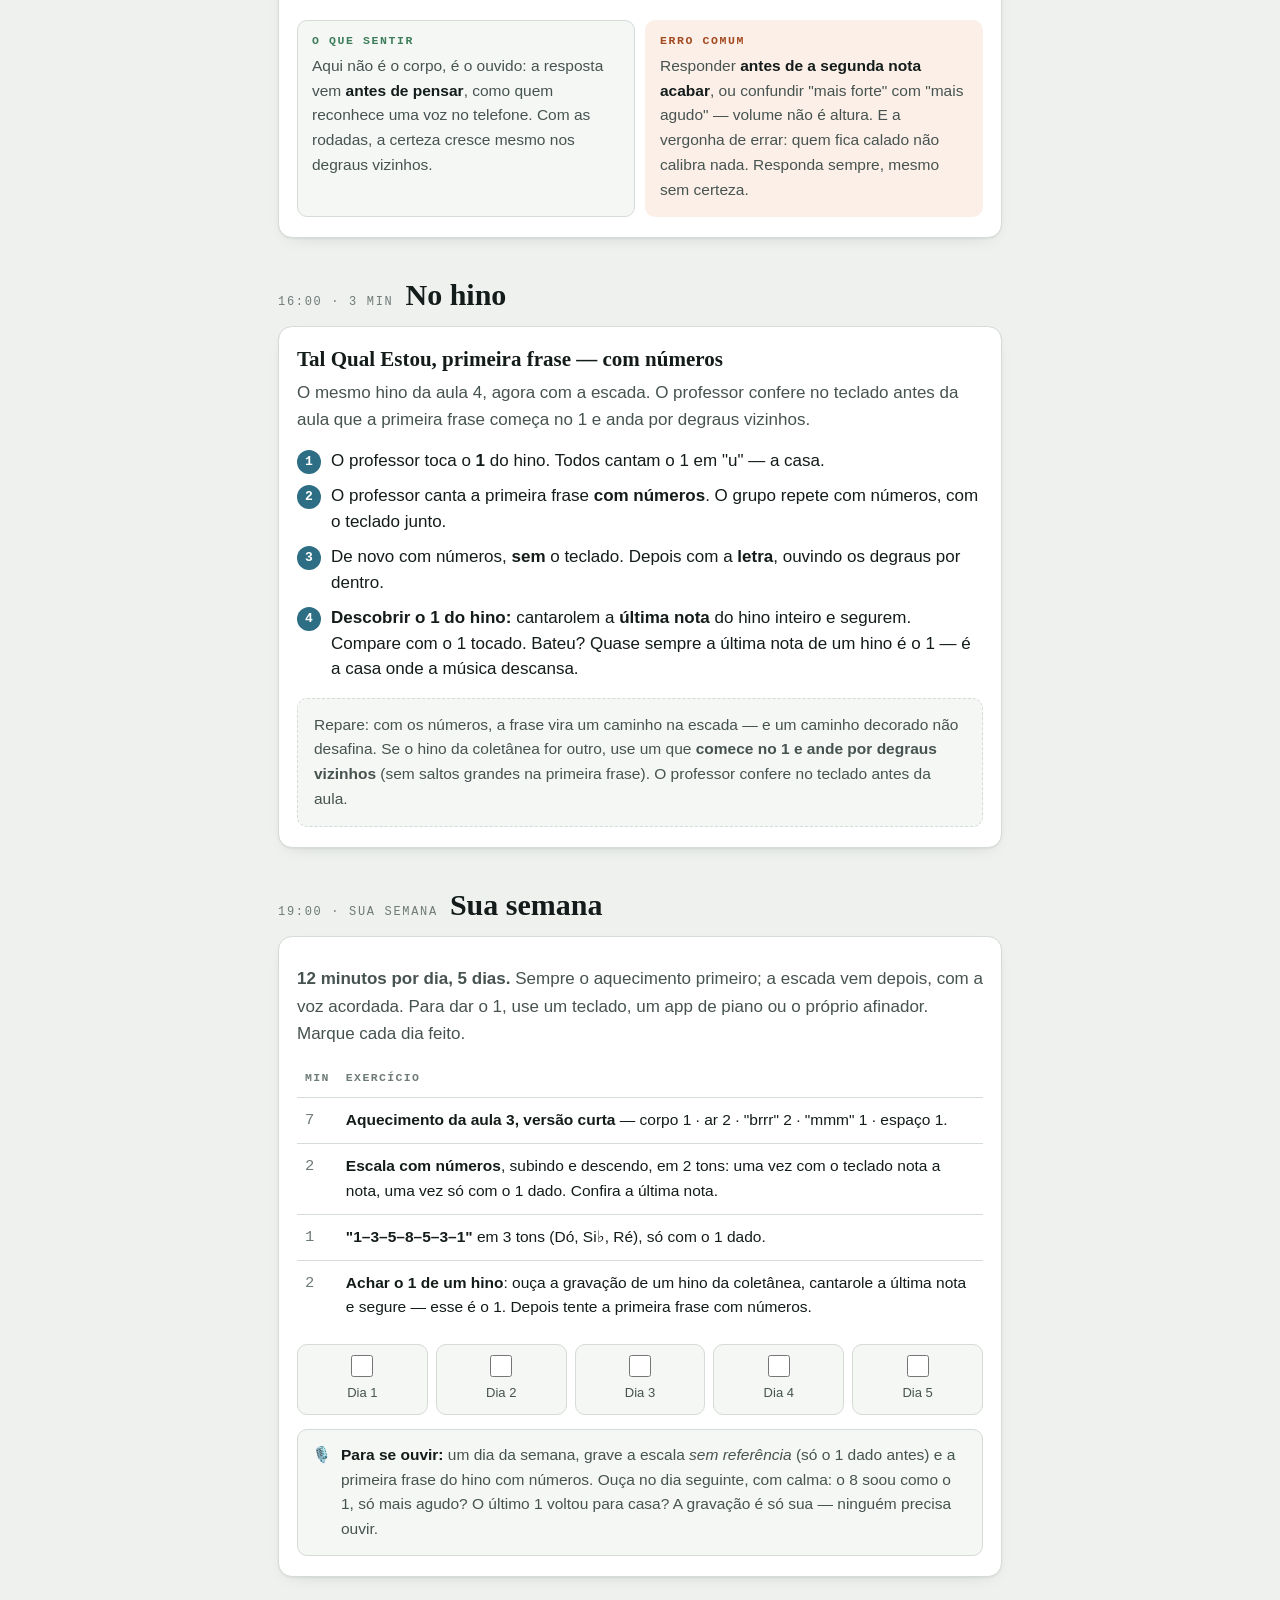
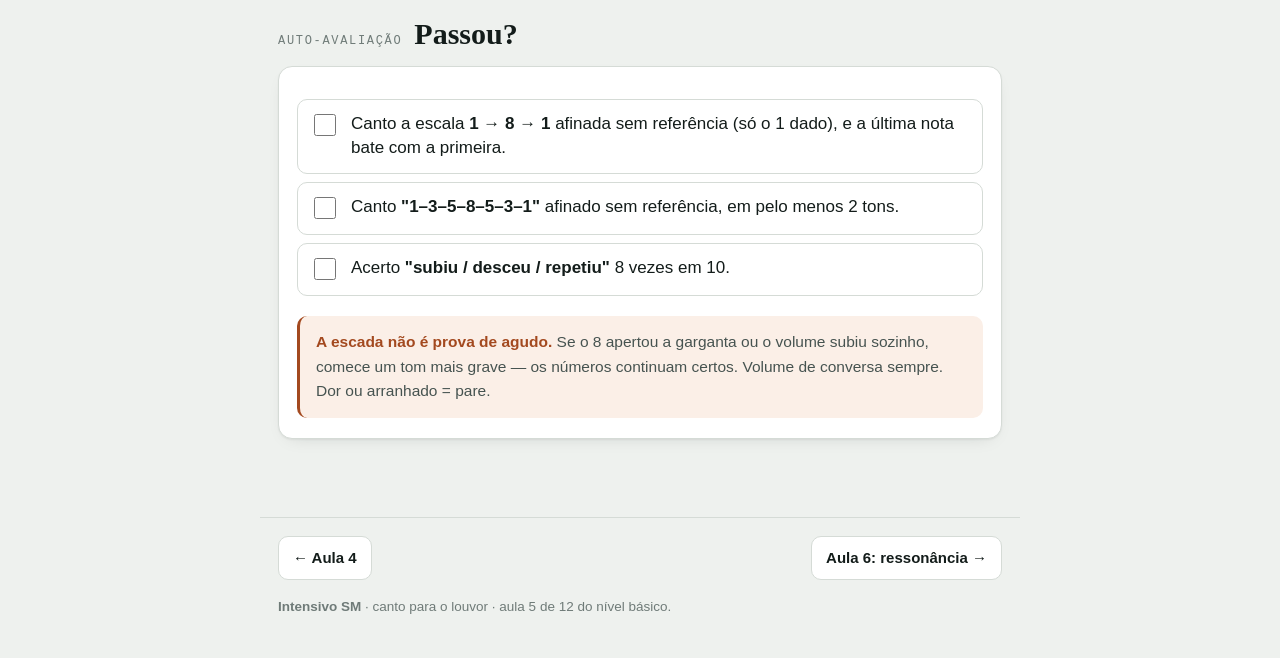
<file: aula-05-ouvido.html>
<!doctype html>
<html lang="pt-BR">
<head>
<meta charset="utf-8">
<meta name="viewport" content="width=device-width, initial-scale=1, viewport-fit=cover">
<meta name="theme-color" content="#EEF1EE" media="(prefers-color-scheme: light)">
<meta name="theme-color" content="#0F1513" media="(prefers-color-scheme: dark)">
<title>Aula 5 · Ouvido I: a escala com números — Intensivo de Canto Coral ICM Santa Mônica - UDIA, MG</title>
<meta name="description" content="Cantar a escala com os números 1 a 8, achar o 1 de um hino e ouvir a melodia como sobe, desce, repete ou pula. Aula de 20 minutos.">
<link rel="icon" type="image/x-icon" href="favicon.ico">
<link rel="icon" type="image/png" sizes="32x32" href="assets/img/favicon-32x32.png">
<link rel="icon" type="image/png" sizes="16x16" href="assets/img/favicon-16x16.png">
<link rel="apple-touch-icon" sizes="180x180" href="assets/img/apple-touch-icon.png">
<link rel="stylesheet" href="assets/style.css">
</head>
<body data-lesson="aula-05">

<header class="topbar">
  <div class="wrap">
    <a href="index.html" class="brand" title="Voltar ao início">
      <img src="assets/img/logo.png" alt="Logo ICM Santa Mônica" class="topbar-logo" width="34" height="34">
      <span class="eyebrow">
        <span class="brand-text-full">Aula 05 · Intensivo de Canto Coral ICM Santa Mônica - UDIA, MG</span>
        <span class="brand-text-short">Aula 05 · Intensivo SM</span>
      </span>
    </a>
    <nav aria-label="Navegação entre aulas">
      <a href="index.html">Índice</a>
      <a href="aula-04-afinacao.html" aria-label="Aula anterior">‹</a>
      <a href="aula-06-ressonancia.html" aria-label="Próxima aula">›</a>
    </nav>
  </div>
</header>

<main class="wrap">

  <div class="hero">
    <span class="eyebrow">20 minutos · ouvido I</span>
    <h1>A escala com números: <em>a melodia é uma escada</em></h1>
    <p class="thesis">Na aula 4 você aprendeu a acertar <strong>uma</strong> nota. Hoje você dá nome às notas: <strong>1, 2, 3, 4, 5, 6, 7, 8</strong>. Com os números, o ouvido começa a "ver" a melodia de um hino como uma escada — às vezes ela sobe um degrau, às vezes desce, às vezes pula. É o começo de cantar de ouvido de verdade.</p>
  </div>

  <section id="retomada">
    <div class="sec-head"><span class="eyebrow">00:00 · 2 min</span><h2>Retomada</h2></div>
    <div class="card">
      <ol class="steps">
        <li>Quem ouviu a própria gravação com o afinador: a agulha puxou para cima, para baixo ou ficou no centro? Uma frase cada.</li>
        <li>Todos, afinador aberto: o professor toca uma nota no médio. <strong>Ouvir 3 segundos</strong> em silêncio → imaginar a nota → cantar em "u" → conferir na tela (aula 4). Duas notas. Primeiro o ouvido, depois a tela.</li>
      </ol>
    </div>
  </section>

  <section id="ideia">
    <div class="sec-head"><span class="eyebrow">02:00 · 3 min</span><h2>A ideia de hoje</h2></div>
    <div class="card idea">
      <p>Toda melodia de hino é feita de <strong>7 notas que se repetem</strong>. Se chamarmos a nota "de casa" do hino de <strong>1</strong>, as outras são 2, 3, 4, 5, 6, 7 — e de novo o 1, mais agudo, que chamamos de <strong>8</strong>. Não importa em que tom o hino está, nem se você canta grave ou agudo: <strong>a distância entre os números é sempre a mesma</strong>. O 5 está sempre no mesmo lugar em relação ao 1. É por isso que o ouvido consegue aprender a melodia pelos números: ele decora o <em>desenho</em>, não as teclas.</p>
      <p class="image"><b>Imagem para guardar:</b> uma escada de 7 degraus. A música anda por ela — às vezes um degrau de cada vez (<b>passo</b>), às vezes pulando degraus (<b>salto</b>). O 1 é o chão de casa; o 8 é a mesma casa, um andar acima.</p>
      <figure class="fig" style="margin-top:16px">
        <svg viewBox="0 0 360 220" width="100%" role="img" aria-label="Escada de 7 degraus subindo da esquerda para a direita, com os números 1 a 8. Os degraus 1, 3, 5 e 8 têm o traço mais grosso. Uma seta curta do 1 ao 2 está marcada como passo; uma seta longa do 5 ao 8 está marcada como salto. Ao lado do 8 está escrito: igual ao 1, de novo." style="max-width:420px">
          <defs>
            <marker id="seta" viewBox="0 0 10 10" refX="8" refY="5" markerWidth="7" markerHeight="7" orient="auto-start-reverse">
              <path d="M0,0 L10,5 L0,10 z" fill="currentColor"/>
            </marker>
          </defs>
          <path d="M10,190 H52 V170 H94 V150 H136 V130 H178 V110 H220 V90 H262 V70 H304 V50 H346" fill="none" stroke="currentColor" stroke-width="1.5" stroke-linejoin="round"/>
          <path d="M10,190 H52 M94,150 H136 M178,110 H220 M304,50 H346" fill="none" stroke="currentColor" stroke-width="5" stroke-linecap="round"/>
          <g fill="currentColor" font-size="15" text-anchor="middle">
            <text x="31" y="208" font-weight="700">1</text>
            <text x="73" y="188">2</text>
            <text x="115" y="168" font-weight="700">3</text>
            <text x="157" y="148">4</text>
            <text x="199" y="128" font-weight="700">5</text>
            <text x="241" y="108">6</text>
            <text x="283" y="88">7</text>
            <text x="325" y="68" font-weight="700">8</text>
            <text x="325" y="84" font-size="11">= 1 de novo</text>
          </g>
          <path d="M31,182 Q52,152 71,164" fill="none" stroke="currentColor" stroke-width="1.5" marker-end="url(#seta)"/>
          <text x="40" y="146" fill="currentColor" font-size="12" text-anchor="middle">passo</text>
          <path d="M199,102 Q262,22 323,44" fill="none" stroke="currentColor" stroke-width="1.5" marker-end="url(#seta)"/>
          <text x="262" y="34" fill="currentColor" font-size="12" text-anchor="middle">salto</text>
        </svg>
        <figcaption>A escada da escala. Do 1 ao 2 é um <strong>passo</strong> (degrau vizinho); do 5 ao 8 é um <strong>salto</strong> (pulou degraus). Os degraus com traço grosso — <strong>1, 3, 5</strong> e o 8 — são os mais importantes: são as notas do acorde, e quase todo hino se apoia neles. Chegando no 8, você está "em casa" de novo, só que mais agudo.</figcaption>
      </figure>
    </div>
  </section>

  <section id="aula">
    <div class="sec-head"><span class="eyebrow">05:00 · 11 min</span><h2>Na aula: subir a escada de ouvido</h2></div>

    <article class="card block">
      <div class="block-top">
        <span class="chip"><b>1</b> A escada · 4 min</span>
        <div class="timer" data-seconds="240"><button type="button" class="primary">Iniciar</button><output>4:00</output><button type="button" class="reset" aria-label="Zerar o tempo">↺</button></div>
      </div>
      <h3>A escada subindo e descendo</h3>
      <ol class="steps">
        <li>O professor toca a <strong>escala de Dó</strong> no teclado, devagar, uma vez inteira. Todos <strong>só ouvem</strong>. Mulheres cantam de Dó4 a Dó5; homens de Dó3 a Dó4 (nomes como no app de afinador). A tecla pode ser a mesma para todos: cada um canta na sua oitava, e está certo.</li>
        <li>Com o teclado: <strong>"1 2 3 4 5 6 7 8"</strong> subindo, um número por segundo, em volume de conversa. Depois <strong>"8 7 6 5 4 3 2 1"</strong> descendo. Regra: cada nota é <strong>tocada, ouvida e só então cantada</strong>.</li>
        <li><strong>Sem o teclado:</strong> o professor toca só o 1. O grupo sobe e desce sozinho. No fim, o professor toca o 1 de novo: bateu com a sua última nota? Quem quiser confere no afinador (aula 4).</li>
        <li>Repita em um tom um pouco <strong>mais grave</strong> (Si♭ ou Lá). Se em Dó o 8 ficou apertado, esse passa a ser o seu tom de treino.</li>
      </ol>
      <div class="fields">
        <div class="field feel"><h4>O que sentir</h4><p>O <strong>8 tem a mesma "sensação" do 1</strong>, só mais agudo: chegou em casa. Experimente parar no 7 e ficar ali — dá uma coceira, o 7 "pede" o 8. Na descida, o 1 final dá o mesmo alívio.</p></div>
        <div class="field warn"><h4>Erro comum</h4><p><strong>Correr.</strong> Quem corre canta o número sem ter ouvido a nota — e desafina sem perceber. Outro: o volume sobe sozinho perto do 8. Se subiu, pare, respire, e comece o tom mais grave. Dor ou arranhado = pare.</p></div>
      </div>
    </article>

    <article class="card block">
      <div class="block-top">
        <span class="chip"><b>2</b> 1, 3 e 5 · 4 min</span>
        <div class="timer" data-seconds="240"><button type="button" class="primary">Iniciar</button><output>4:00</output><button type="button" class="reset" aria-label="Zerar o tempo">↺</button></div>
      </div>
      <h3>Os três degraus mais importantes: 1, 3, 5</h3>
      <ol class="steps">
        <li>Com o teclado, devagar: <strong>"1–3–5–8–5–3–1"</strong>. Duas vezes. São os degraus do acorde — as notas que "combinam" com a casa — e aparecem em quase todo hino.</li>
        <li><strong>Sem o teclado</strong>, só o 1 dado. Cante "1–3–5–8–5–3–1" e confira o 1 final com o teclado.</li>
        <li>Repita em <strong>3 tons</strong>: Dó, depois um pouco mais grave (Si♭), depois um pouco mais agudo (Ré). Os números não mudam; só a casa muda de lugar.</li>
        <li><strong>Jogo:</strong> o professor toca o 1 e todos cantam o 1 (para "fixar a casa"). Depois ele toca <strong>1 ou 5</strong>. O grupo diz qual é. 6 rodadas. Quando o grupo acerta, entra o <strong>3</strong>: 6 rodadas com 1, 3 ou 5.</li>
      </ol>
      <div class="fields">
        <div class="field feel"><h4>O que sentir</h4><p>O 5 é <strong>longe e firme</strong>, como se equilibrasse o 1. O 3 é <strong>no meio</strong>, mais macio. Cantando 1–3–5 seguido, os três "encaixam" um no outro — é o som de um acorde, uma nota de cada vez.</p></div>
        <div class="field warn"><h4>Erro comum</h4><p>Pular o 3 no chute e cair perto do 2 ou do 4. Se aconteceu, cante <strong>"1–2–3"</strong> por dentro, bem devagar, e só então "1–3" em voz alta. O caminho pelos degraus vizinhos ensina o salto.</p></div>
      </div>
    </article>

    <article class="card block">
      <div class="block-top">
        <span class="chip"><b>3</b> Sobe ou desce? · 3 min</span>
        <div class="timer" data-seconds="180"><button type="button" class="primary">Iniciar</button><output>3:00</output><button type="button" class="reset" aria-label="Zerar o tempo">↺</button></div>
      </div>
      <h3>Sobe, desce ou repete?</h3>
      <ol class="steps">
        <li>O professor toca <strong>duas notas</strong>, uma depois da outra. O grupo responde junto, de uma vez: <strong>subiu, desceu ou repetiu?</strong> Vale responder com o polegar (para cima, para baixo, de lado) — é mais rápido e ninguém copia ninguém.</li>
        <li><strong>10 rodadas rápidas.</strong> Comece com distâncias grandes (fácil), termine com degraus vizinhos (difícil).</li>
        <li>Segunda volta: as duas notas subiram ou desceram — mas foi <strong>passo</strong> (degrau vizinho) ou <strong>salto</strong> (pulou degrau)? Dica: cante por dentro da primeira à segunda passando pela escada; se coube número no meio, foi salto.</li>
        <li>Quando alguém erra, o professor toca de novo e <strong>todos cantam as duas notas com número</strong>. Errar aqui é normal: é o ouvido sendo calibrado.</li>
      </ol>
      <div class="fields">
        <div class="field feel"><h4>O que sentir</h4><p>Aqui não é o corpo, é o ouvido: a resposta vem <strong>antes de pensar</strong>, como quem reconhece uma voz no telefone. Com as rodadas, a certeza cresce mesmo nos degraus vizinhos.</p></div>
        <div class="field warn"><h4>Erro comum</h4><p>Responder <strong>antes de a segunda nota acabar</strong>, ou confundir "mais forte" com "mais agudo" — volume não é altura. E a vergonha de errar: quem fica calado não calibra nada. Responda sempre, mesmo sem certeza.</p></div>
      </div>
    </article>
  </section>

  <section id="hino">
    <div class="sec-head"><span class="eyebrow">16:00 · 3 min</span><h2>No hino</h2></div>
    <div class="card">
      <h3>Tal Qual Estou, primeira frase — com números</h3>
      <p class="lede">O mesmo hino da aula 4, agora com a escada. O professor confere no teclado antes da aula que a primeira frase começa no 1 e anda por degraus vizinhos.</p>
      <ol class="steps">
        <li>O professor toca o <strong>1</strong> do hino. Todos cantam o 1 em "u" — a casa.</li>
        <li>O professor canta a primeira frase <strong>com números</strong>. O grupo repete com números, com o teclado junto.</li>
        <li>De novo com números, <strong>sem</strong> o teclado. Depois com a <strong>letra</strong>, ouvindo os degraus por dentro.</li>
        <li><strong>Descobrir o 1 do hino:</strong> cantarolem a <strong>última nota</strong> do hino inteiro e segurem. Compare com o 1 tocado. Bateu? Quase sempre a última nota de um hino é o 1 — é a casa onde a música descansa.</li>
      </ol>
      <p class="next">Repare: com os números, a frase vira um caminho na escada — e um caminho decorado não desafina. Se o hino da coletânea for outro, use um que <strong>comece no 1 e ande por degraus vizinhos</strong> (sem saltos grandes na primeira frase). O professor confere no teclado antes da aula.</p>
    </div>
  </section>

  <section id="semana">
    <div class="sec-head"><span class="eyebrow">19:00 · sua semana</span><h2>Sua semana</h2></div>
    <div class="card">
      <p class="lede"><strong>12 minutos por dia, 5 dias.</strong> Sempre o aquecimento primeiro; a escada vem depois, com a voz acordada. Para dar o 1, use um teclado, um app de piano ou o próprio afinador. Marque cada dia feito.</p>
      <table class="routine">
        <thead><tr><th>min</th><th>Exercício</th></tr></thead>
        <tbody>
          <tr><td class="min">7</td><td><strong>Aquecimento da aula 3, versão curta</strong> — corpo 1 · ar 2 · "brrr" 2 · "mmm" 1 · espaço 1.</td></tr>
          <tr><td class="min">2</td><td><strong>Escala com números</strong>, subindo e descendo, em 2 tons: uma vez com o teclado nota a nota, uma vez só com o 1 dado. Confira a última nota.</td></tr>
          <tr><td class="min">1</td><td><strong>"1–3–5–8–5–3–1"</strong> em 3 tons (Dó, Si♭, Ré), só com o 1 dado.</td></tr>
          <tr><td class="min">2</td><td><strong>Achar o 1 de um hino</strong>: ouça a gravação de um hino da coletânea, cantarole a última nota e segure — esse é o 1. Depois tente a primeira frase com números.</td></tr>
        </tbody>
      </table>
      <div class="days" role="group" aria-label="Dias de treino feitos">
        <label><input type="checkbox" data-key="d1"><span>Dia 1</span></label>
        <label><input type="checkbox" data-key="d2"><span>Dia 2</span></label>
        <label><input type="checkbox" data-key="d3"><span>Dia 3</span></label>
        <label><input type="checkbox" data-key="d4"><span>Dia 4</span></label>
        <label><input type="checkbox" data-key="d5"><span>Dia 5</span></label>
      </div>
      <p class="record">🎙️ <span><strong>Para se ouvir:</strong> um dia da semana, grave a escala <em>sem referência</em> (só o 1 dado antes) e a primeira frase do hino com números. Ouça no dia seguinte, com calma: o 8 soou como o 1, só mais agudo? O último 1 voltou para casa? A gravação é só sua — ninguém precisa ouvir.</span></p>
    </div>
  </section>

  <section id="passou">
    <div class="sec-head"><span class="eyebrow">auto-avaliação</span><h2>Passou?</h2></div>
    <div class="card">
      <ul class="checks">
        <li><label><input type="checkbox" data-key="p1"><span>Canto a escala <strong>1 → 8 → 1</strong> afinada sem referência (só o 1 dado), e a última nota bate com a primeira.</span></label></li>
        <li><label><input type="checkbox" data-key="p2"><span>Canto <strong>"1–3–5–8–5–3–1"</strong> afinado sem referência, em pelo menos 2 tons.</span></label></li>
        <li><label><input type="checkbox" data-key="p3"><span>Acerto <strong>"subiu / desceu / repetiu"</strong> 8 vezes em 10.</span></label></li>
      </ul>
      <p class="rule"><strong>A escada não é prova de agudo.</strong> Se o 8 apertou a garganta ou o volume subiu sozinho, comece um tom mais grave — os números continuam certos. Volume de conversa sempre. Dor ou arranhado = pare.</p>
    </div>
  </section>

</main>

<footer>
  <div class="wrap">
    <nav class="footnav" aria-label="Navegação entre aulas">
      <a href="aula-04-afinacao.html">← Aula 4</a>
      <a href="aula-06-ressonancia.html">Aula 6: ressonância →</a>
    </nav>
    <p><b>Intensivo SM</b> · canto para o louvor · aula 5 de 12 do nível básico.</p>
  </div>
</footer>

<script src="assets/app.js"></script>
</body>
</html>
</file>
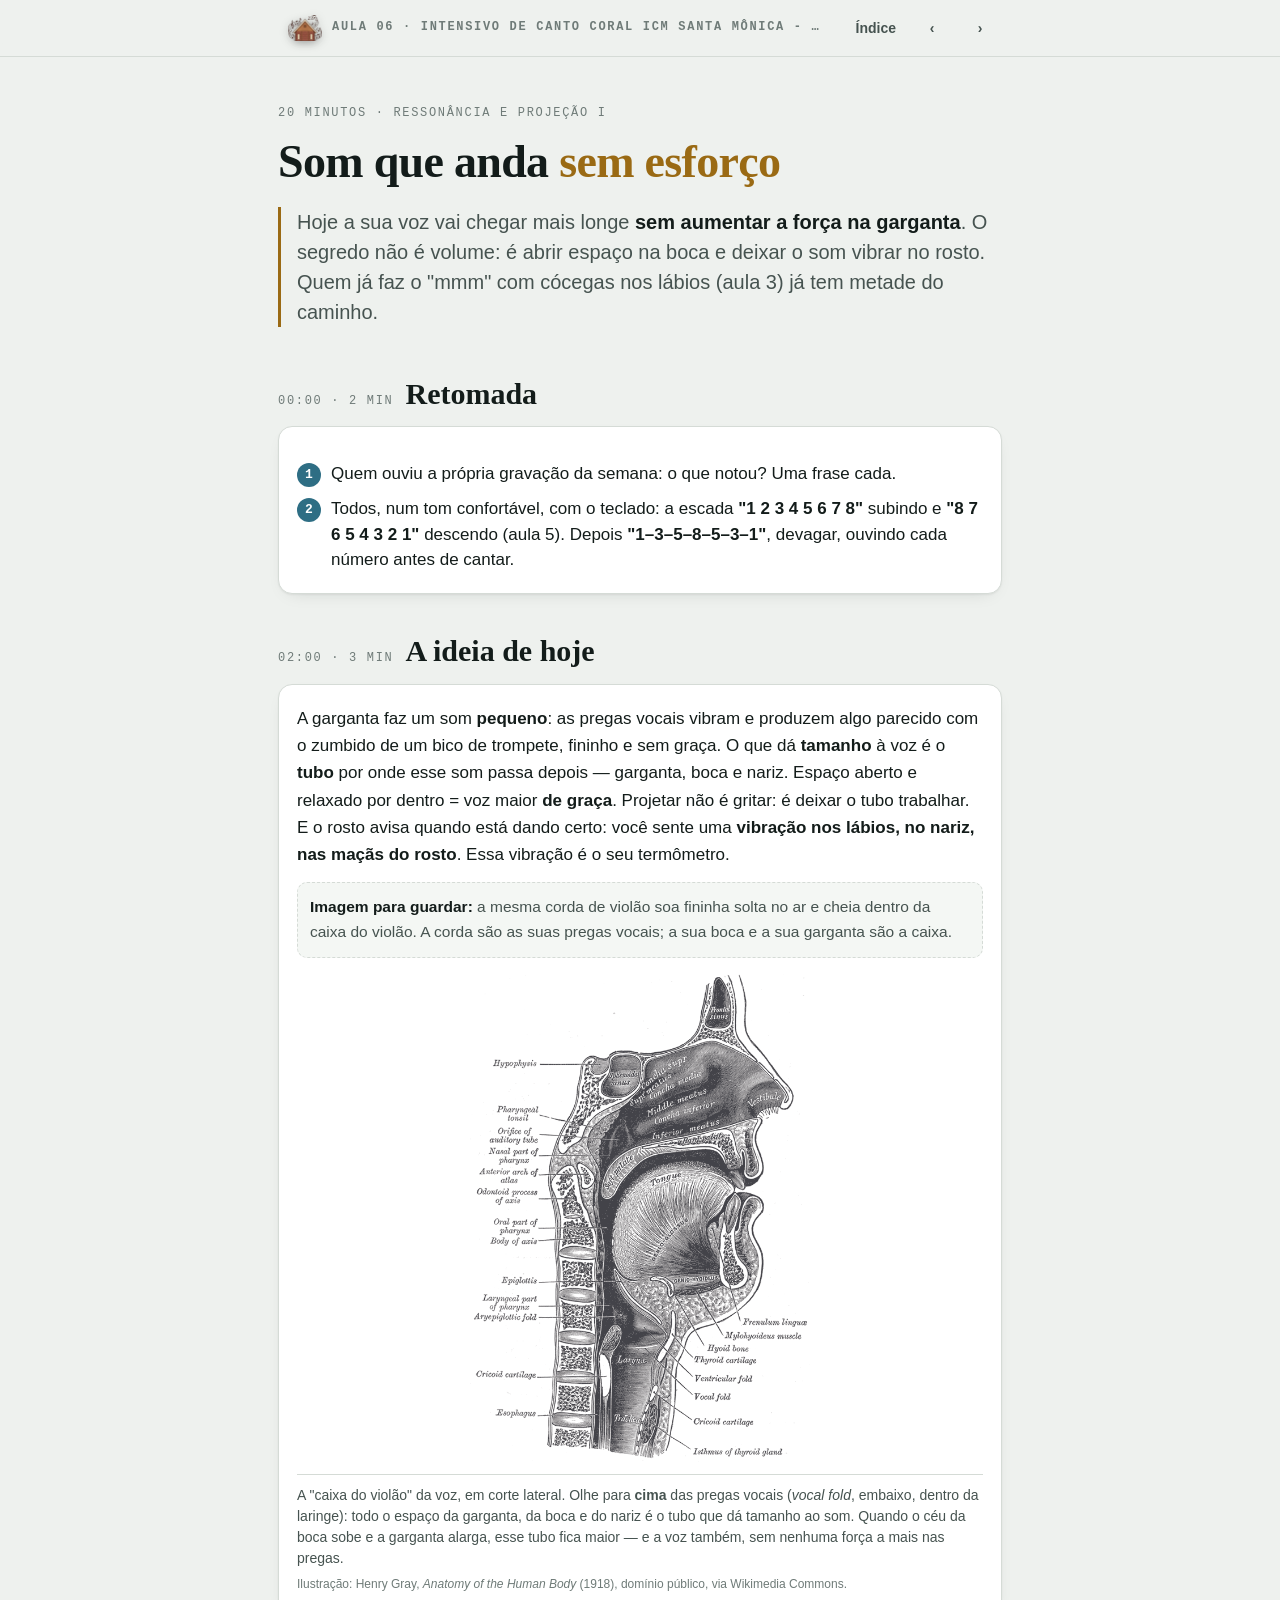
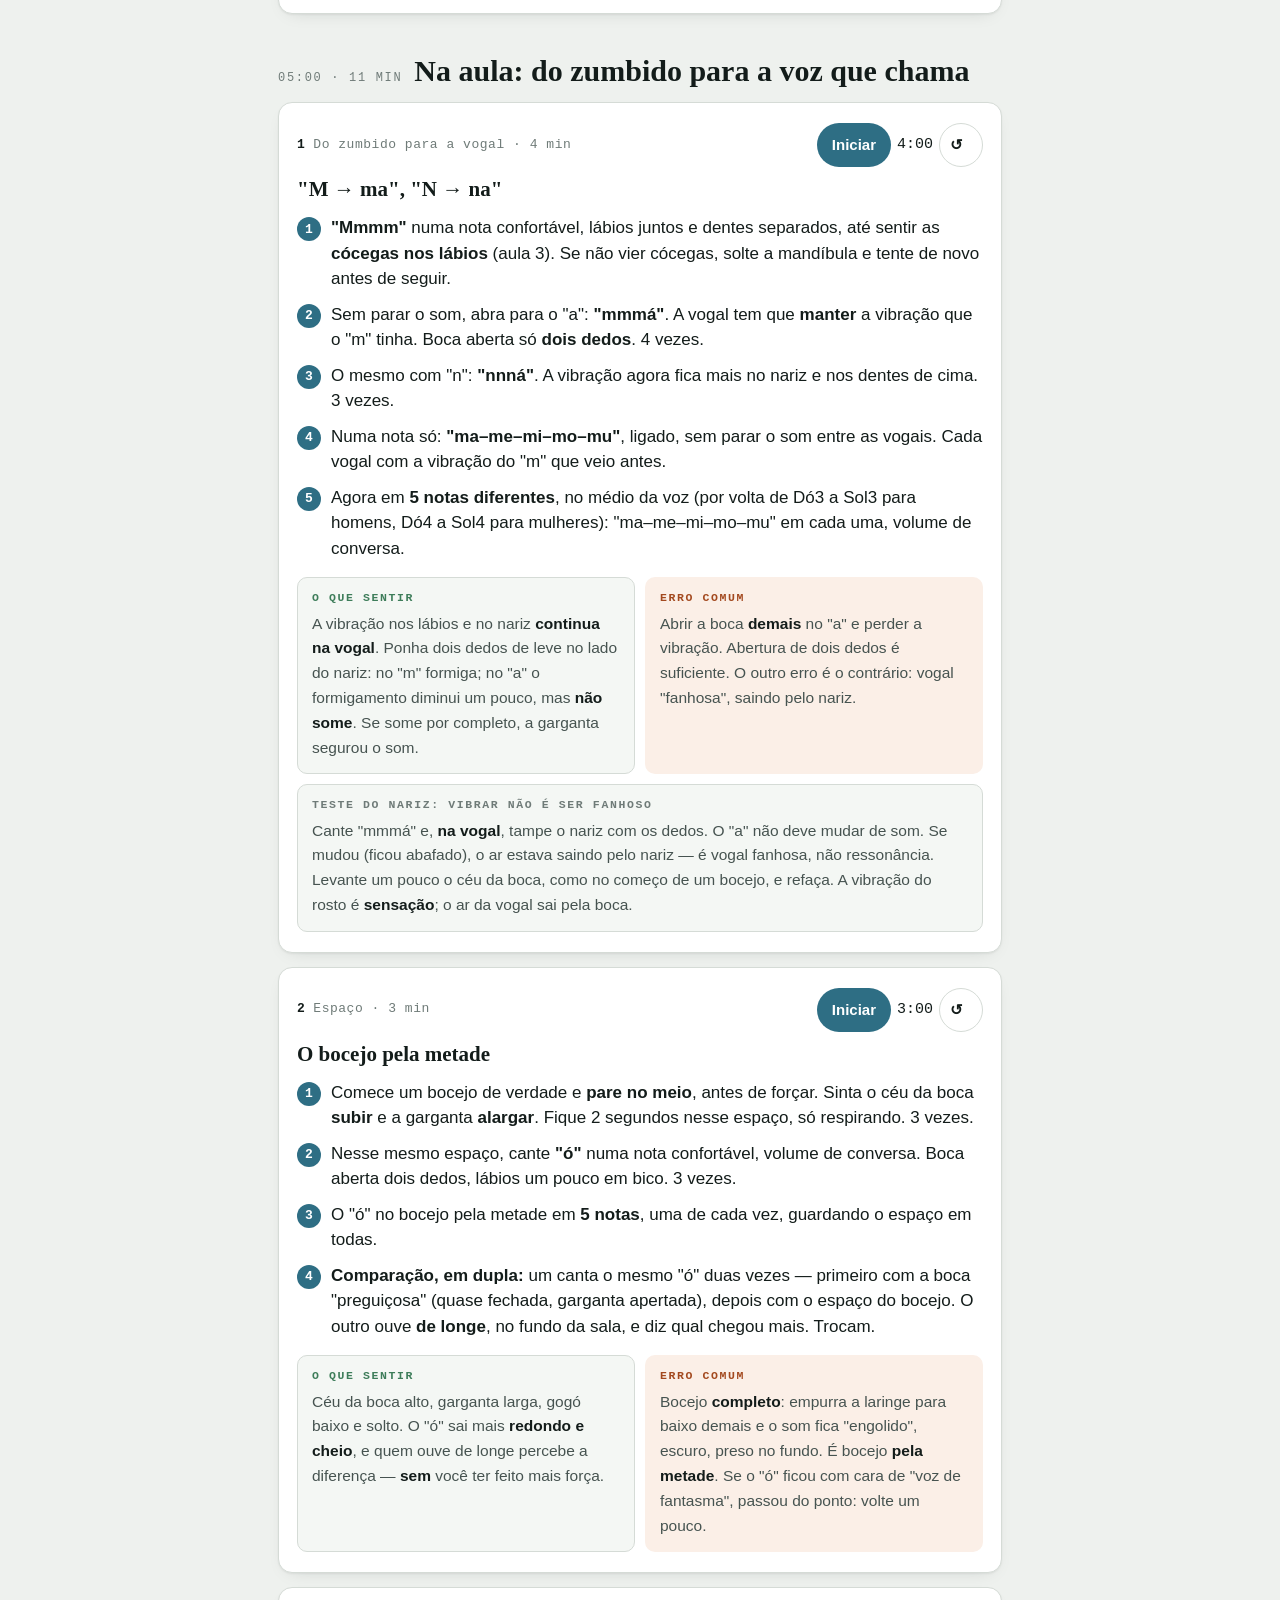
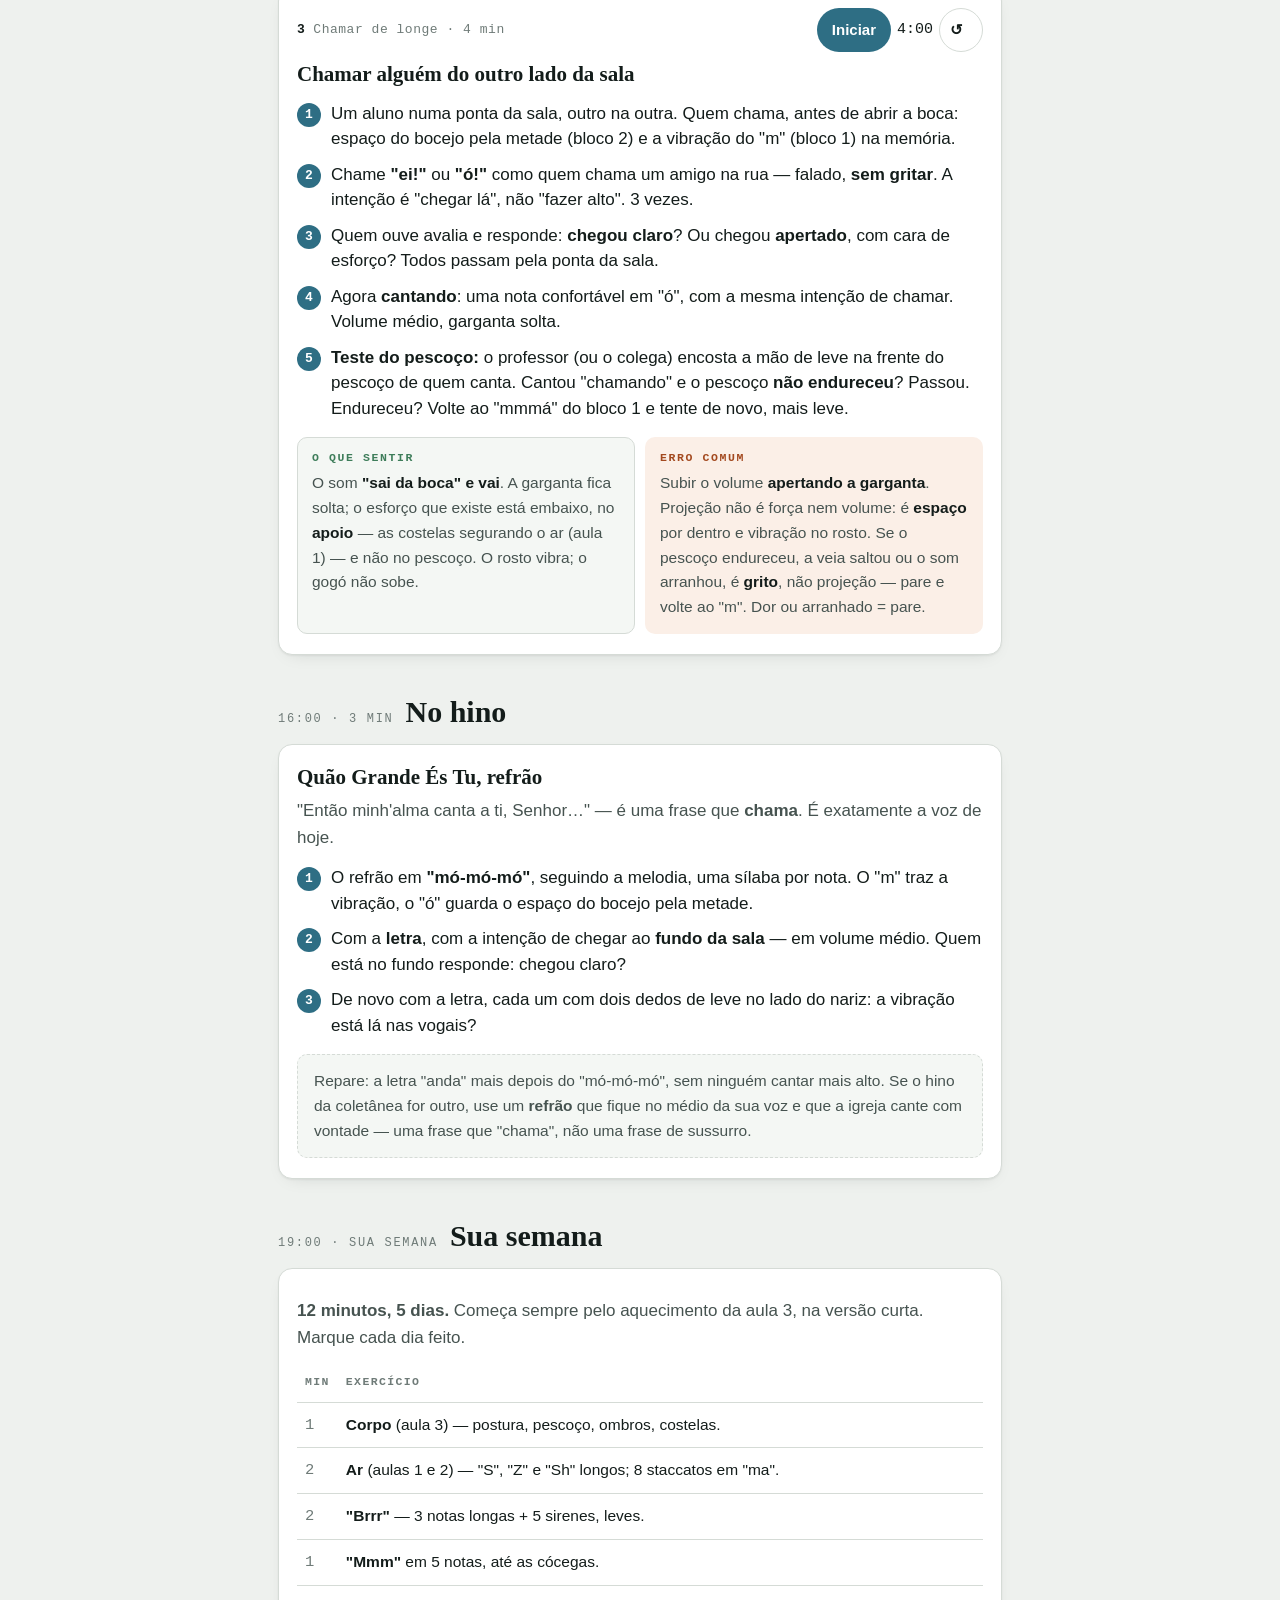
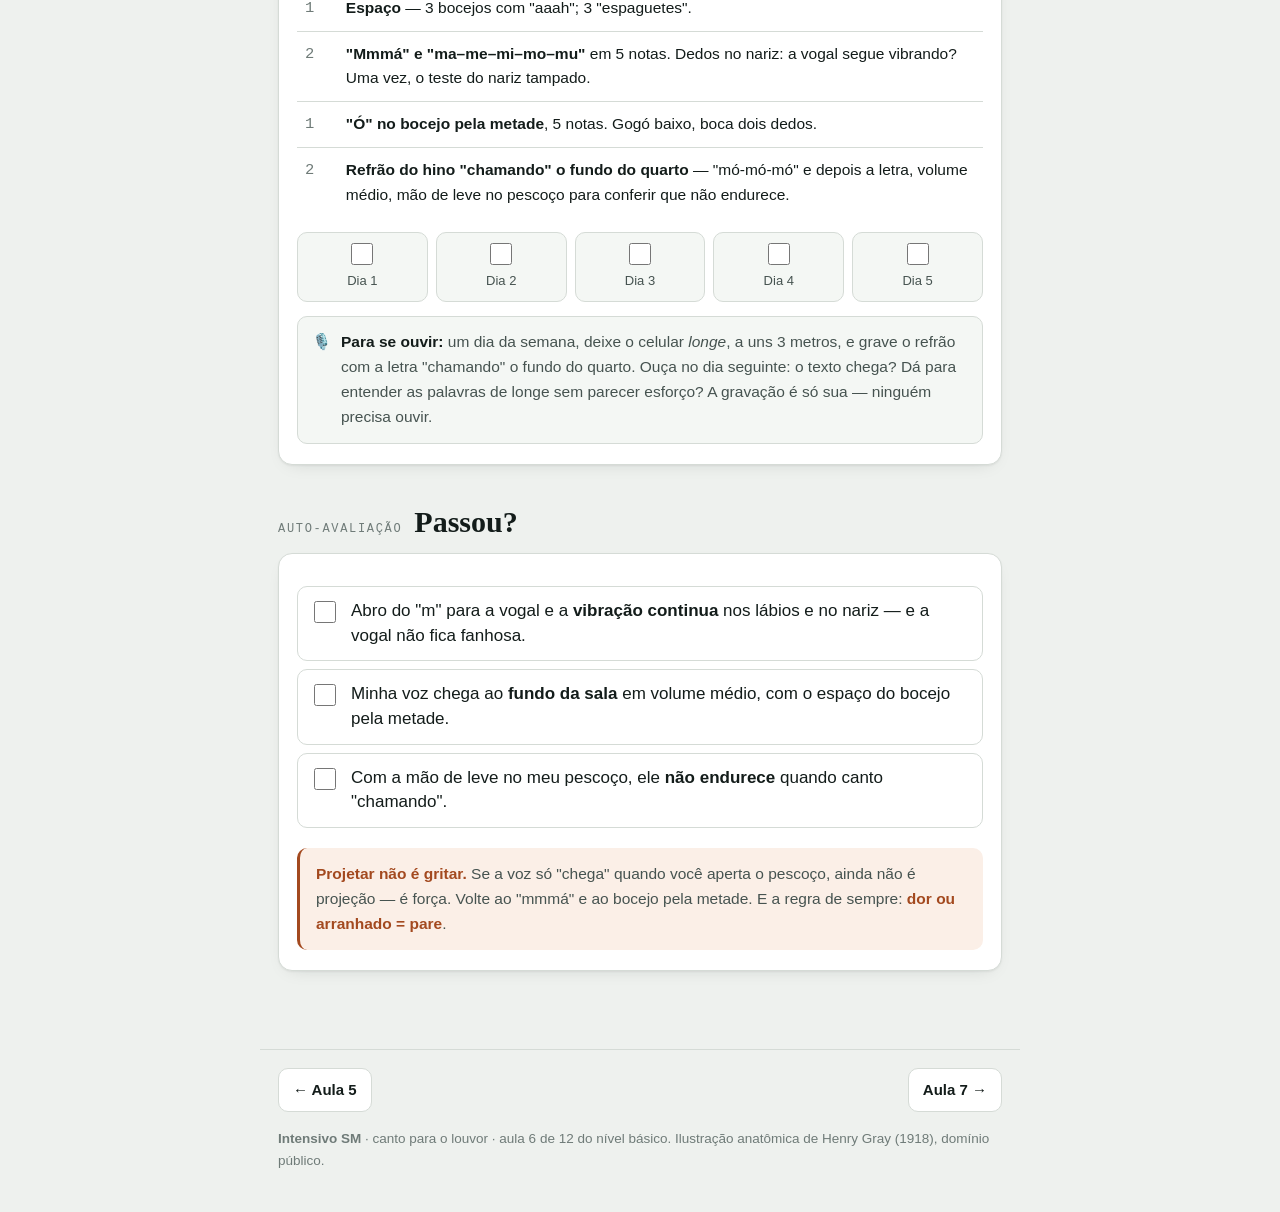
<file: aula-06-ressonancia.html>
<!doctype html>
<html lang="pt-BR">
<head>
<meta charset="utf-8">
<meta name="viewport" content="width=device-width, initial-scale=1, viewport-fit=cover">
<meta name="theme-color" content="#EEF1EE" media="(prefers-color-scheme: light)">
<meta name="theme-color" content="#0F1513" media="(prefers-color-scheme: dark)">
<title>Aula 6 · Ressonância e projeção — Intensivo de Canto Coral ICM Santa Mônica - UDIA, MG</title>
<meta name="description" content="Fazer a voz chegar ao fundo da sala sem apertar a garganta: espaço na boca e vibração no rosto, do zumbido do M para a vogal. Aula de 20 minutos.">
<link rel="icon" type="image/x-icon" href="favicon.ico">
<link rel="icon" type="image/png" sizes="32x32" href="assets/img/favicon-32x32.png">
<link rel="icon" type="image/png" sizes="16x16" href="assets/img/favicon-16x16.png">
<link rel="apple-touch-icon" sizes="180x180" href="assets/img/apple-touch-icon.png">
<link rel="stylesheet" href="assets/style.css">
</head>
<body data-lesson="aula-06">

<header class="topbar">
  <div class="wrap">
    <a href="index.html" class="brand" title="Voltar ao início">
      <img src="assets/img/logo.png" alt="Logo ICM Santa Mônica" class="topbar-logo" width="34" height="34">
      <span class="eyebrow">
        <span class="brand-text-full">Aula 06 · Intensivo de Canto Coral ICM Santa Mônica - UDIA, MG</span>
        <span class="brand-text-short">Aula 06 · Intensivo SM</span>
      </span>
    </a>
    <nav aria-label="Navegação entre aulas">
      <a href="index.html">Índice</a>
      <a href="aula-05-ouvido.html" aria-label="Aula anterior">‹</a>
      <a href="aula-07-vogais-consoantes.html" aria-label="Próxima aula">›</a>
    </nav>
  </div>
</header>

<main class="wrap">

  <div class="hero">
    <span class="eyebrow">20 minutos · ressonância e projeção I</span>
    <h1>Som que anda <em>sem esforço</em></h1>
    <p class="thesis">Hoje a sua voz vai chegar mais longe <strong>sem aumentar a força na garganta</strong>. O segredo não é volume: é abrir espaço na boca e deixar o som vibrar no rosto. Quem já faz o "mmm" com cócegas nos lábios (aula 3) já tem metade do caminho.</p>
  </div>

  <section id="retomada">
    <div class="sec-head"><span class="eyebrow">00:00 · 2 min</span><h2>Retomada</h2></div>
    <div class="card">
      <ol class="steps">
        <li>Quem ouviu a própria gravação da semana: o que notou? Uma frase cada.</li>
        <li>Todos, num tom confortável, com o teclado: a escada <strong>"1 2 3 4 5 6 7 8"</strong> subindo e <strong>"8 7 6 5 4 3 2 1"</strong> descendo (aula 5). Depois <strong>"1–3–5–8–5–3–1"</strong>, devagar, ouvindo cada número antes de cantar.</li>
      </ol>
    </div>
  </section>

  <section id="ideia">
    <div class="sec-head"><span class="eyebrow">02:00 · 3 min</span><h2>A ideia de hoje</h2></div>
    <div class="card idea">
      <p>A garganta faz um som <strong>pequeno</strong>: as pregas vocais vibram e produzem algo parecido com o zumbido de um bico de trompete, fininho e sem graça. O que dá <strong>tamanho</strong> à voz é o <strong>tubo</strong> por onde esse som passa depois — garganta, boca e nariz. Espaço aberto e relaxado por dentro = voz maior <strong>de graça</strong>. Projetar não é gritar: é deixar o tubo trabalhar. E o rosto avisa quando está dando certo: você sente uma <strong>vibração nos lábios, no nariz, nas maçãs do rosto</strong>. Essa vibração é o seu termômetro.</p>
      <p class="image"><b>Imagem para guardar:</b> a mesma corda de violão soa fininha solta no ar e cheia dentro da caixa do violão. A corda são as suas pregas vocais; a sua boca e a sua garganta são a caixa.</p>
      <figure class="fig" style="margin-top:16px">
        <img src="assets/img/gray994.png" width="600" height="861" alt="Desenho anatômico em corte lateral da cabeça e do pescoço, mostrando o caminho do som desde as pregas vocais na laringe, passando pela garganta, a boca e a língua, até os lábios e o nariz." loading="lazy" style="max-width:340px">
        <figcaption>A "caixa do violão" da voz, em corte lateral. Olhe para <strong>cima</strong> das pregas vocais (<em>vocal fold</em>, embaixo, dentro da laringe): todo o espaço da garganta, da boca e do nariz é o tubo que dá tamanho ao som. Quando o céu da boca sobe e a garganta alarga, esse tubo fica maior — e a voz também, sem nenhuma força a mais nas pregas.
          <span class="credit">Ilustração: Henry Gray, <em>Anatomy of the Human Body</em> (1918), domínio público, via Wikimedia Commons.</span></figcaption>
      </figure>
    </div>
  </section>

  <section id="aula">
    <div class="sec-head"><span class="eyebrow">05:00 · 11 min</span><h2>Na aula: do zumbido para a voz que chama</h2></div>

    <article class="card block">
      <div class="block-top">
        <span class="chip"><b>1</b> Do zumbido para a vogal · 4 min</span>
        <div class="timer" data-seconds="240"><button type="button" class="primary">Iniciar</button><output>4:00</output><button type="button" class="reset" aria-label="Zerar o tempo">↺</button></div>
      </div>
      <h3>"M → ma", "N → na"</h3>
      <ol class="steps">
        <li><strong>"Mmmm"</strong> numa nota confortável, lábios juntos e dentes separados, até sentir as <strong>cócegas nos lábios</strong> (aula 3). Se não vier cócegas, solte a mandíbula e tente de novo antes de seguir.</li>
        <li>Sem parar o som, abra para o "a": <strong>"mmmá"</strong>. A vogal tem que <strong>manter</strong> a vibração que o "m" tinha. Boca aberta só <strong>dois dedos</strong>. 4 vezes.</li>
        <li>O mesmo com "n": <strong>"nnná"</strong>. A vibração agora fica mais no nariz e nos dentes de cima. 3 vezes.</li>
        <li>Numa nota só: <strong>"ma–me–mi–mo–mu"</strong>, ligado, sem parar o som entre as vogais. Cada vogal com a vibração do "m" que veio antes.</li>
        <li>Agora em <strong>5 notas diferentes</strong>, no médio da voz (por volta de Dó3 a Sol3 para homens, Dó4 a Sol4 para mulheres): "ma–me–mi–mo–mu" em cada uma, volume de conversa.</li>
      </ol>
      <div class="fields">
        <div class="field feel"><h4>O que sentir</h4><p>A vibração nos lábios e no nariz <strong>continua na vogal</strong>. Ponha dois dedos de leve no lado do nariz: no "m" formiga; no "a" o formigamento diminui um pouco, mas <strong>não some</strong>. Se some por completo, a garganta segurou o som.</p></div>
        <div class="field warn"><h4>Erro comum</h4><p>Abrir a boca <strong>demais</strong> no "a" e perder a vibração. Abertura de dois dedos é suficiente. O outro erro é o contrário: vogal "fanhosa", saindo pelo nariz.</p></div>
        <div class="field span"><h4>Teste do nariz: vibrar não é ser fanhoso</h4><p>Cante "mmmá" e, <strong>na vogal</strong>, tampe o nariz com os dedos. O "a" não deve mudar de som. Se mudou (ficou abafado), o ar estava saindo pelo nariz — é vogal fanhosa, não ressonância. Levante um pouco o céu da boca, como no começo de um bocejo, e refaça. A vibração do rosto é <strong>sensação</strong>; o ar da vogal sai pela boca.</p></div>
      </div>
    </article>

    <article class="card block">
      <div class="block-top">
        <span class="chip"><b>2</b> Espaço · 3 min</span>
        <div class="timer" data-seconds="180"><button type="button" class="primary">Iniciar</button><output>3:00</output><button type="button" class="reset" aria-label="Zerar o tempo">↺</button></div>
      </div>
      <h3>O bocejo pela metade</h3>
      <ol class="steps">
        <li>Comece um bocejo de verdade e <strong>pare no meio</strong>, antes de forçar. Sinta o céu da boca <strong>subir</strong> e a garganta <strong>alargar</strong>. Fique 2 segundos nesse espaço, só respirando. 3 vezes.</li>
        <li>Nesse mesmo espaço, cante <strong>"ó"</strong> numa nota confortável, volume de conversa. Boca aberta dois dedos, lábios um pouco em bico. 3 vezes.</li>
        <li>O "ó" no bocejo pela metade em <strong>5 notas</strong>, uma de cada vez, guardando o espaço em todas.</li>
        <li><strong>Comparação, em dupla:</strong> um canta o mesmo "ó" duas vezes — primeiro com a boca "preguiçosa" (quase fechada, garganta apertada), depois com o espaço do bocejo. O outro ouve <strong>de longe</strong>, no fundo da sala, e diz qual chegou mais. Trocam.</li>
      </ol>
      <div class="fields">
        <div class="field feel"><h4>O que sentir</h4><p>Céu da boca alto, garganta larga, gogó baixo e solto. O "ó" sai mais <strong>redondo e cheio</strong>, e quem ouve de longe percebe a diferença — <strong>sem</strong> você ter feito mais força.</p></div>
        <div class="field warn"><h4>Erro comum</h4><p>Bocejo <strong>completo</strong>: empurra a laringe para baixo demais e o som fica "engolido", escuro, preso no fundo. É bocejo <strong>pela metade</strong>. Se o "ó" ficou com cara de "voz de fantasma", passou do ponto: volte um pouco.</p></div>
      </div>
    </article>

    <article class="card block">
      <div class="block-top">
        <span class="chip"><b>3</b> Chamar de longe · 4 min</span>
        <div class="timer" data-seconds="240"><button type="button" class="primary">Iniciar</button><output>4:00</output><button type="button" class="reset" aria-label="Zerar o tempo">↺</button></div>
      </div>
      <h3>Chamar alguém do outro lado da sala</h3>
      <ol class="steps">
        <li>Um aluno numa ponta da sala, outro na outra. Quem chama, antes de abrir a boca: espaço do bocejo pela metade (bloco 2) e a vibração do "m" (bloco 1) na memória.</li>
        <li>Chame <strong>"ei!"</strong> ou <strong>"ó!"</strong> como quem chama um amigo na rua — falado, <strong>sem gritar</strong>. A intenção é "chegar lá", não "fazer alto". 3 vezes.</li>
        <li>Quem ouve avalia e responde: <strong>chegou claro</strong>? Ou chegou <strong>apertado</strong>, com cara de esforço? Todos passam pela ponta da sala.</li>
        <li>Agora <strong>cantando</strong>: uma nota confortável em "ó", com a mesma intenção de chamar. Volume médio, garganta solta.</li>
        <li><strong>Teste do pescoço:</strong> o professor (ou o colega) encosta a mão de leve na frente do pescoço de quem canta. Cantou "chamando" e o pescoço <strong>não endureceu</strong>? Passou. Endureceu? Volte ao "mmmá" do bloco 1 e tente de novo, mais leve.</li>
      </ol>
      <div class="fields">
        <div class="field feel"><h4>O que sentir</h4><p>O som <strong>"sai da boca" e vai</strong>. A garganta fica solta; o esforço que existe está embaixo, no <strong>apoio</strong> — as costelas segurando o ar (aula 1) — e não no pescoço. O rosto vibra; o gogó não sobe.</p></div>
        <div class="field warn"><h4>Erro comum</h4><p>Subir o volume <strong>apertando a garganta</strong>. Projeção não é força nem volume: é <strong>espaço</strong> por dentro e vibração no rosto. Se o pescoço endureceu, a veia saltou ou o som arranhou, é <strong>grito</strong>, não projeção — pare e volte ao "m". Dor ou arranhado = pare.</p></div>
      </div>
    </article>
  </section>

  <section id="hino">
    <div class="sec-head"><span class="eyebrow">16:00 · 3 min</span><h2>No hino</h2></div>
    <div class="card">
      <h3>Quão Grande És Tu, refrão</h3>
      <p class="lede">"Então minh'alma canta a ti, Senhor…" — é uma frase que <strong>chama</strong>. É exatamente a voz de hoje.</p>
      <ol class="steps">
        <li>O refrão em <strong>"mó-mó-mó"</strong>, seguindo a melodia, uma sílaba por nota. O "m" traz a vibração, o "ó" guarda o espaço do bocejo pela metade.</li>
        <li>Com a <strong>letra</strong>, com a intenção de chegar ao <strong>fundo da sala</strong> — em volume médio. Quem está no fundo responde: chegou claro?</li>
        <li>De novo com a letra, cada um com dois dedos de leve no lado do nariz: a vibração está lá nas vogais?</li>
      </ol>
      <p class="next">Repare: a letra "anda" mais depois do "mó-mó-mó", sem ninguém cantar mais alto. Se o hino da coletânea for outro, use um <strong>refrão</strong> que fique no médio da sua voz e que a igreja cante com vontade — uma frase que "chama", não uma frase de sussurro.</p>
    </div>
  </section>

  <section id="semana">
    <div class="sec-head"><span class="eyebrow">19:00 · sua semana</span><h2>Sua semana</h2></div>
    <div class="card">
      <p class="lede"><strong>12 minutos, 5 dias.</strong> Começa sempre pelo aquecimento da aula 3, na versão curta. Marque cada dia feito.</p>
      <table class="routine">
        <thead><tr><th>min</th><th>Exercício</th></tr></thead>
        <tbody>
          <tr><td class="min">1</td><td><strong>Corpo</strong> (aula 3) — postura, pescoço, ombros, costelas.</td></tr>
          <tr><td class="min">2</td><td><strong>Ar</strong> (aulas 1 e 2) — "S", "Z" e "Sh" longos; 8 staccatos em "ma".</td></tr>
          <tr><td class="min">2</td><td><strong>"Brrr"</strong> — 3 notas longas + 5 sirenes, leves.</td></tr>
          <tr><td class="min">1</td><td><strong>"Mmm"</strong> em 5 notas, até as cócegas.</td></tr>
          <tr><td class="min">1</td><td><strong>Espaço</strong> — 3 bocejos com "aaah"; 3 "espaguetes".</td></tr>
          <tr><td class="min">2</td><td><strong>"Mmmá" e "ma–me–mi–mo–mu"</strong> em 5 notas. Dedos no nariz: a vogal segue vibrando? Uma vez, o teste do nariz tampado.</td></tr>
          <tr><td class="min">1</td><td><strong>"Ó" no bocejo pela metade</strong>, 5 notas. Gogó baixo, boca dois dedos.</td></tr>
          <tr><td class="min">2</td><td><strong>Refrão do hino "chamando" o fundo do quarto</strong> — "mó-mó-mó" e depois a letra, volume médio, mão de leve no pescoço para conferir que não endurece.</td></tr>
        </tbody>
      </table>
      <div class="days" role="group" aria-label="Dias de treino feitos">
        <label><input type="checkbox" data-key="d1"><span>Dia 1</span></label>
        <label><input type="checkbox" data-key="d2"><span>Dia 2</span></label>
        <label><input type="checkbox" data-key="d3"><span>Dia 3</span></label>
        <label><input type="checkbox" data-key="d4"><span>Dia 4</span></label>
        <label><input type="checkbox" data-key="d5"><span>Dia 5</span></label>
      </div>
      <p class="record">🎙️ <span><strong>Para se ouvir:</strong> um dia da semana, deixe o celular <em>longe</em>, a uns 3 metros, e grave o refrão com a letra "chamando" o fundo do quarto. Ouça no dia seguinte: o texto chega? Dá para entender as palavras de longe sem parecer esforço? A gravação é só sua — ninguém precisa ouvir.</span></p>
    </div>
  </section>

  <section id="passou">
    <div class="sec-head"><span class="eyebrow">auto-avaliação</span><h2>Passou?</h2></div>
    <div class="card">
      <ul class="checks">
        <li><label><input type="checkbox" data-key="p1"><span>Abro do "m" para a vogal e a <strong>vibração continua</strong> nos lábios e no nariz — e a vogal não fica fanhosa.</span></label></li>
        <li><label><input type="checkbox" data-key="p2"><span>Minha voz chega ao <strong>fundo da sala</strong> em volume médio, com o espaço do bocejo pela metade.</span></label></li>
        <li><label><input type="checkbox" data-key="p3"><span>Com a mão de leve no meu pescoço, ele <strong>não endurece</strong> quando canto "chamando".</span></label></li>
      </ul>
      <p class="rule"><strong>Projetar não é gritar.</strong> Se a voz só "chega" quando você aperta o pescoço, ainda não é projeção — é força. Volte ao "mmmá" e ao bocejo pela metade. E a regra de sempre: <strong>dor ou arranhado = pare</strong>.</p>
    </div>
  </section>

</main>

<footer>
  <div class="wrap">
    <nav class="footnav" aria-label="Navegação entre aulas">
      <a href="aula-05-ouvido.html">← Aula 5</a>
      <a href="aula-07-vogais-consoantes.html">Aula 7 →</a>
    </nav>
    <p><b>Intensivo SM</b> · canto para o louvor · aula 6 de 12 do nível básico. Ilustração anatômica de Henry Gray (1918), domínio público.</p>
  </div>
</footer>

<script src="assets/app.js"></script>
</body>
</html>
</file>
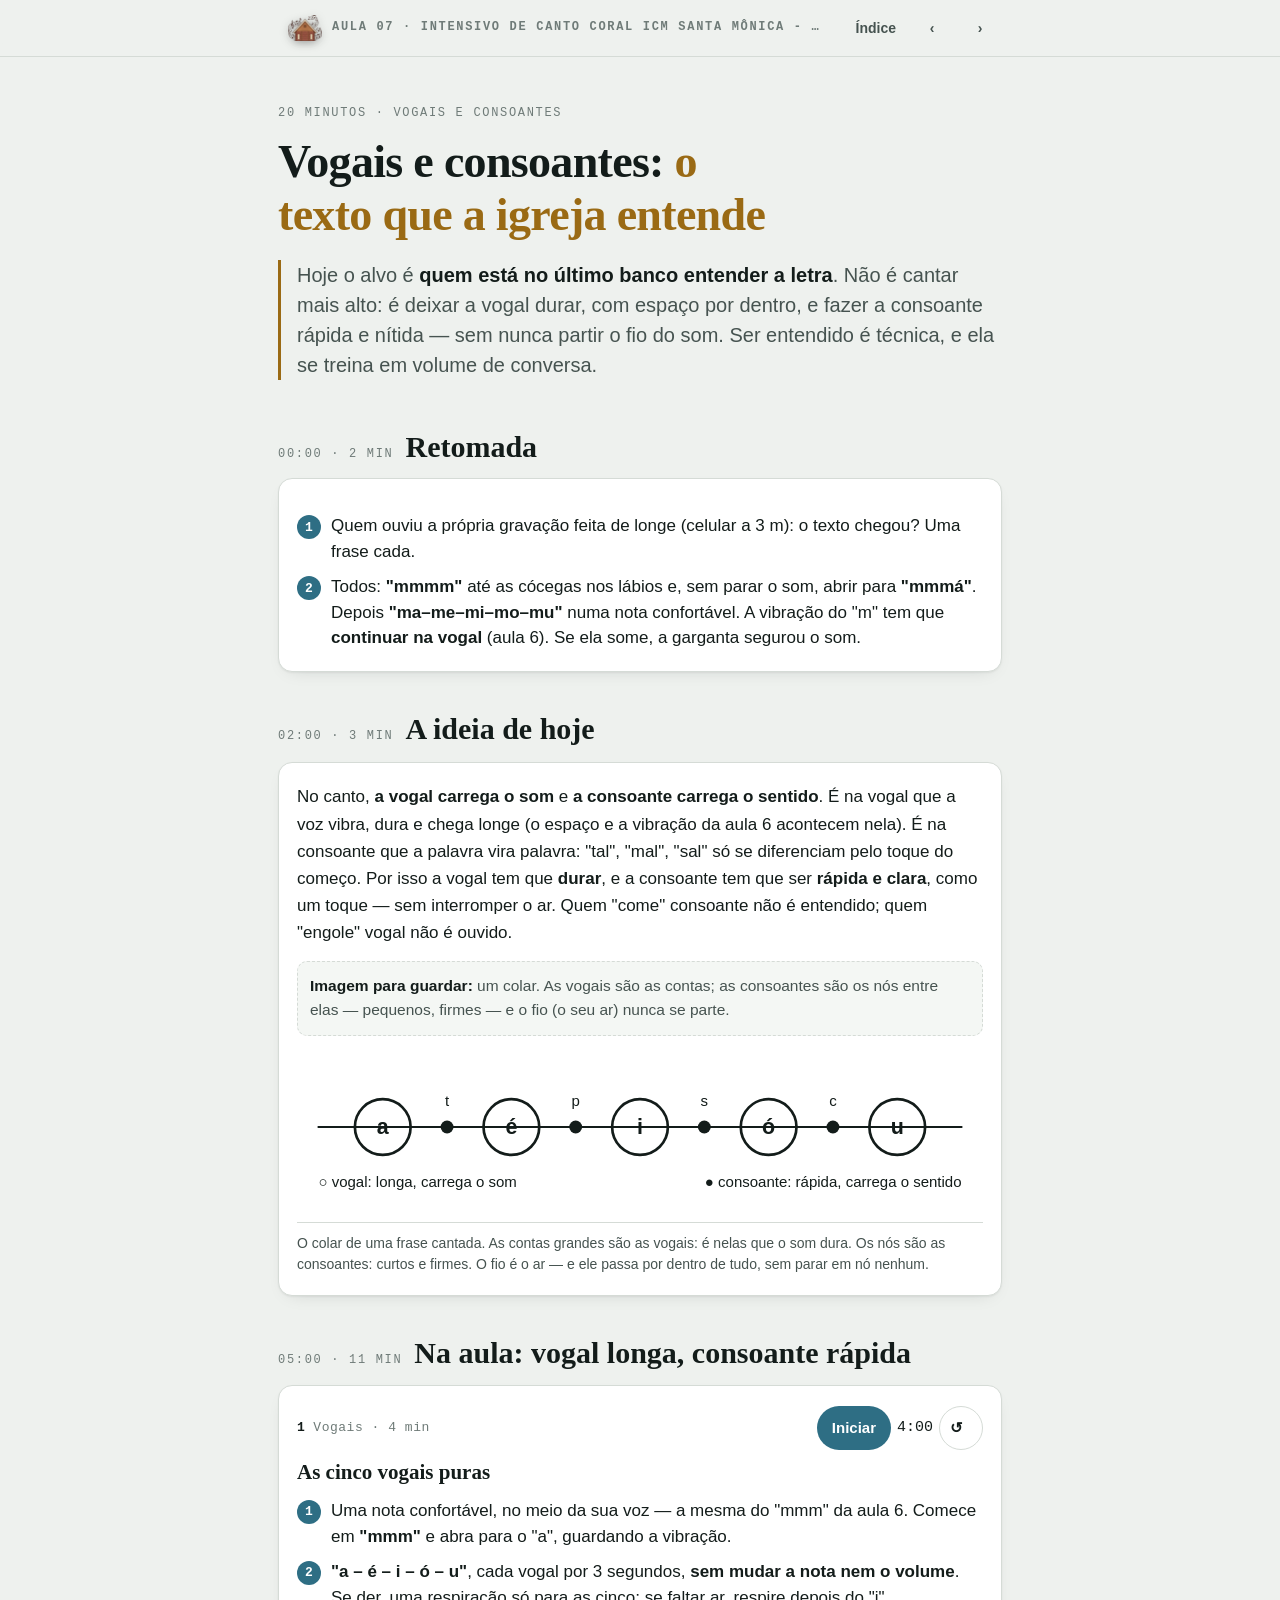
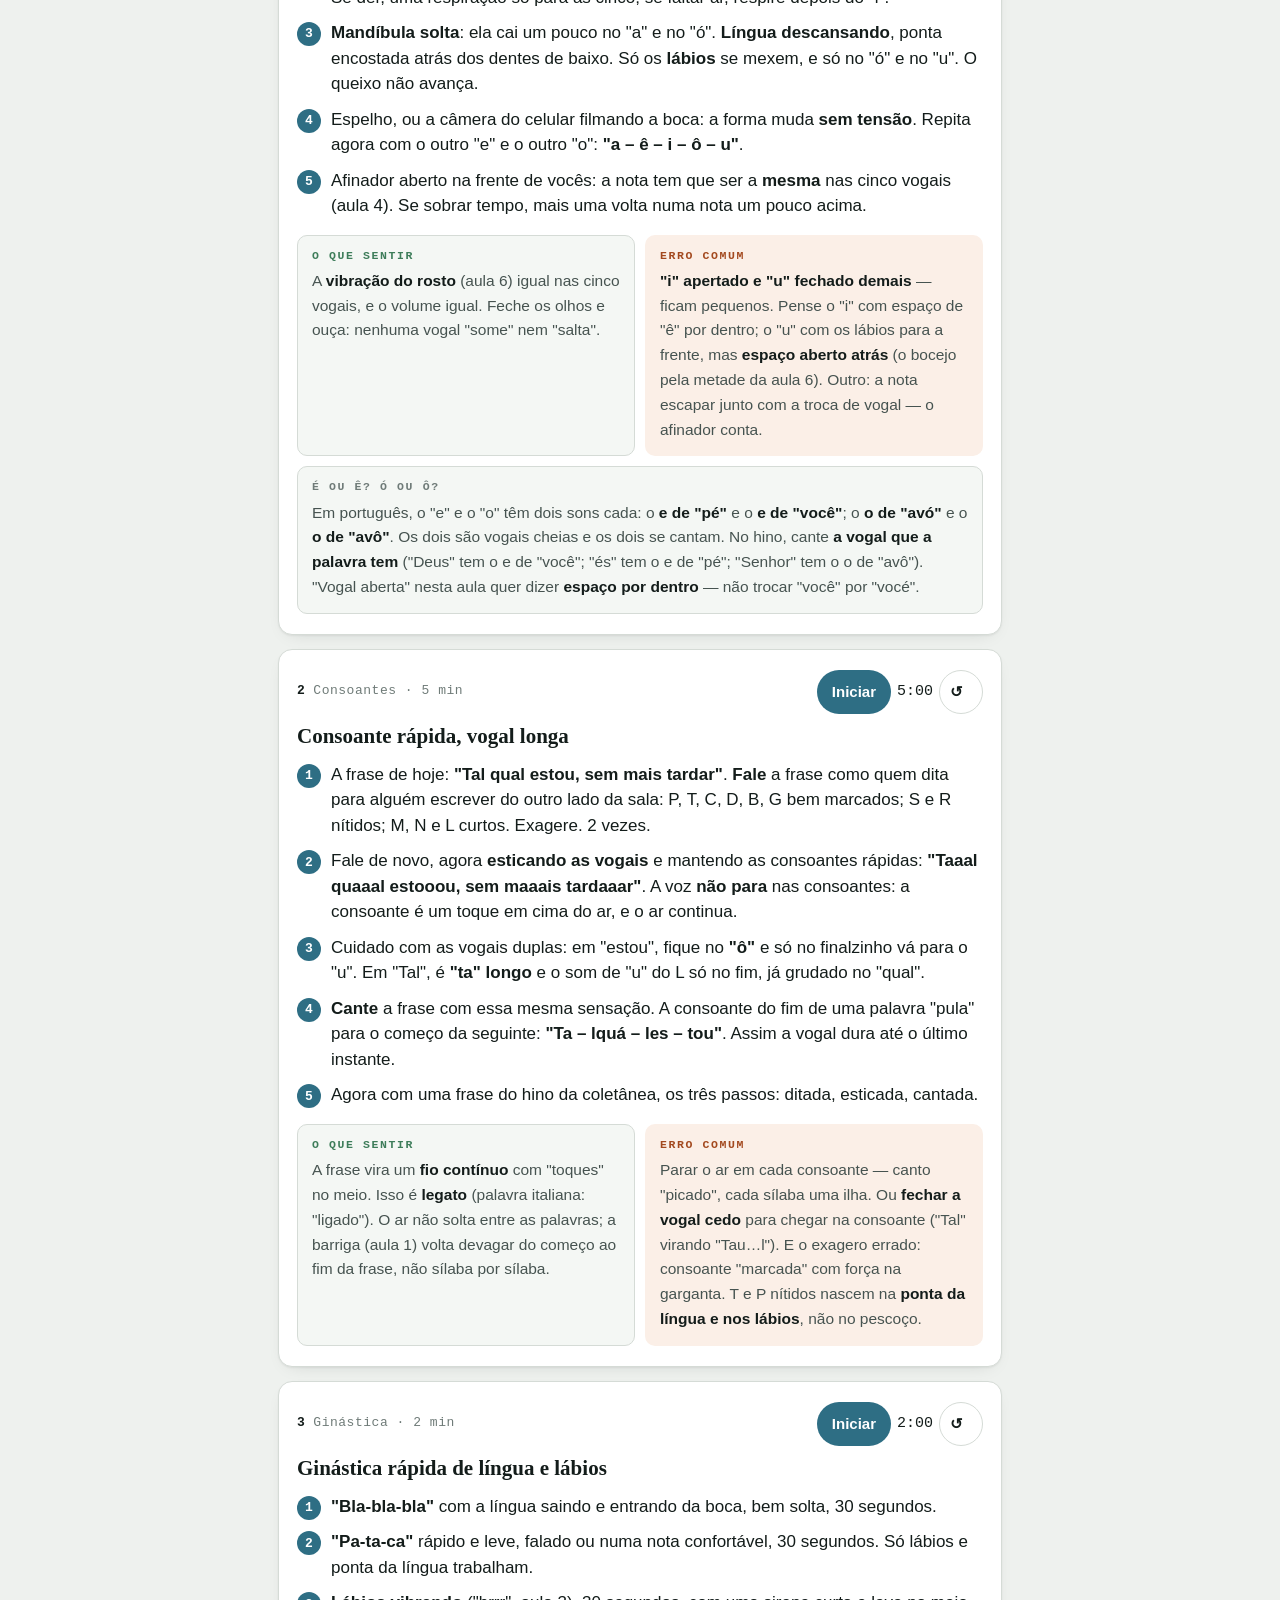
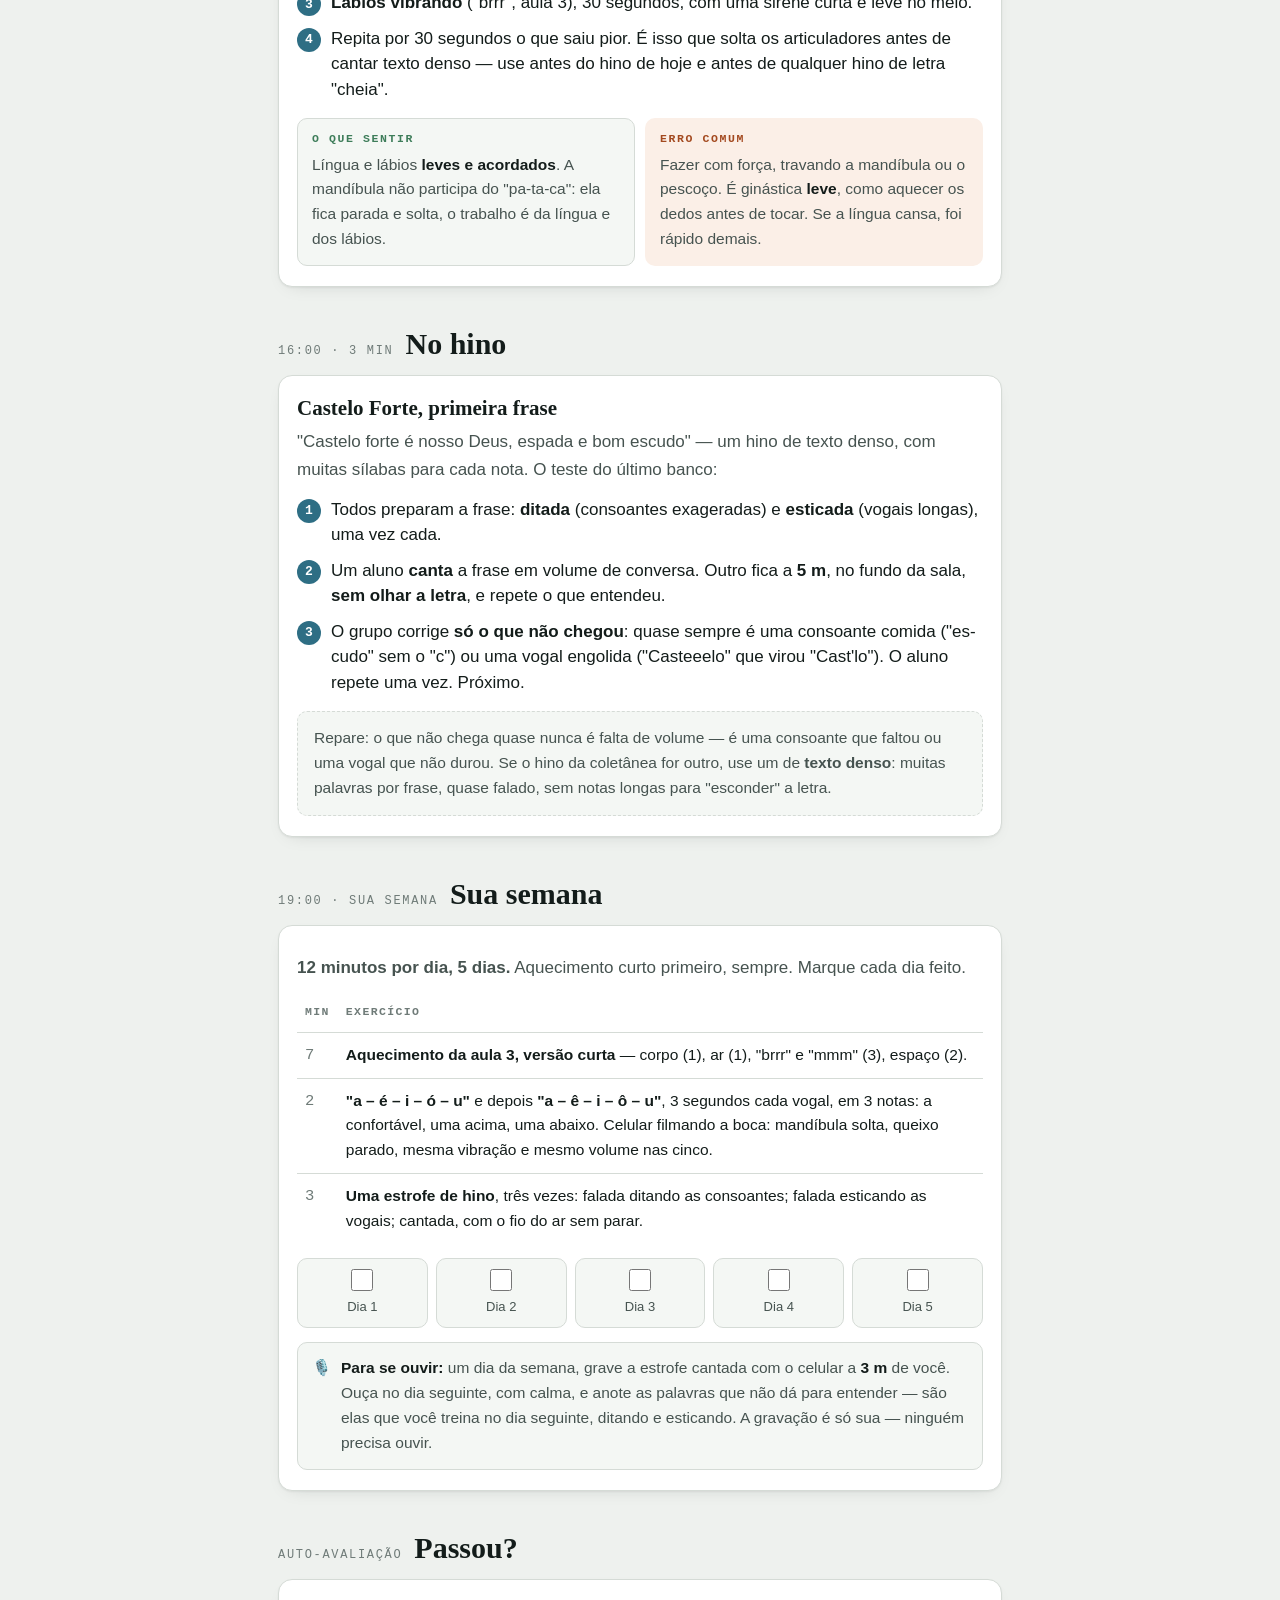
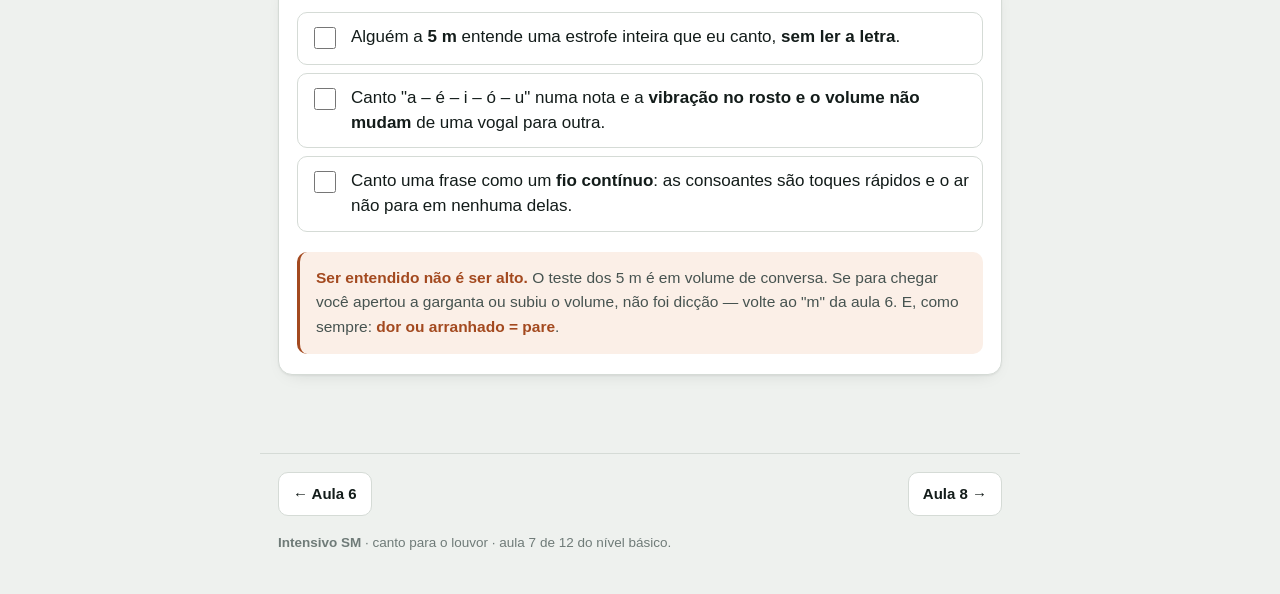
<file: aula-07-vogais-consoantes.html>
<!doctype html>
<html lang="pt-BR">
<head>
<meta charset="utf-8">
<meta name="viewport" content="width=device-width, initial-scale=1, viewport-fit=cover">
<meta name="theme-color" content="#EEF1EE" media="(prefers-color-scheme: light)">
<meta name="theme-color" content="#0F1513" media="(prefers-color-scheme: dark)">
<title>Aula 7 · Vogais e consoantes — Intensivo de Canto Coral ICM Santa Mônica - UDIA, MG</title>
<meta name="description" content="Cantar de um jeito que o último banco entenda a letra: vogais longas e com espaço, consoantes rápidas e nítidas, sem partir o fio do som. Aula de 20 minutos.">
<link rel="icon" type="image/x-icon" href="favicon.ico">
<link rel="icon" type="image/png" sizes="32x32" href="assets/img/favicon-32x32.png">
<link rel="icon" type="image/png" sizes="16x16" href="assets/img/favicon-16x16.png">
<link rel="apple-touch-icon" sizes="180x180" href="assets/img/apple-touch-icon.png">
<link rel="stylesheet" href="assets/style.css">
</head>
<body data-lesson="aula-07">

<header class="topbar">
  <div class="wrap">
    <a href="index.html" class="brand" title="Voltar ao início">
      <img src="assets/img/logo.png" alt="Logo ICM Santa Mônica" class="topbar-logo" width="34" height="34">
      <span class="eyebrow">
        <span class="brand-text-full">Aula 07 · Intensivo de Canto Coral ICM Santa Mônica - UDIA, MG</span>
        <span class="brand-text-short">Aula 07 · Intensivo SM</span>
      </span>
    </a>
    <nav aria-label="Navegação entre aulas">
      <a href="index.html">Índice</a>
      <a href="aula-06-ressonancia.html" aria-label="Aula anterior">‹</a>
      <a href="aula-08-grave-medio-agudo.html" aria-label="Próxima aula">›</a>
    </nav>
  </div>
</header>

<main class="wrap">

  <div class="hero">
    <span class="eyebrow">20 minutos · vogais e consoantes</span>
    <h1>Vogais e consoantes: <em>o texto que a igreja entende</em></h1>
    <p class="thesis">Hoje o alvo é <strong>quem está no último banco entender a letra</strong>. Não é cantar mais alto: é deixar a vogal durar, com espaço por dentro, e fazer a consoante rápida e nítida — sem nunca partir o fio do som. Ser entendido é técnica, e ela se treina em volume de conversa.</p>
  </div>

  <section id="retomada">
    <div class="sec-head"><span class="eyebrow">00:00 · 2 min</span><h2>Retomada</h2></div>
    <div class="card">
      <ol class="steps">
        <li>Quem ouviu a própria gravação feita de longe (celular a 3 m): o texto chegou? Uma frase cada.</li>
        <li>Todos: <strong>"mmmm"</strong> até as cócegas nos lábios e, sem parar o som, abrir para <strong>"mmmá"</strong>. Depois <strong>"ma–me–mi–mo–mu"</strong> numa nota confortável. A vibração do "m" tem que <strong>continuar na vogal</strong> (aula 6). Se ela some, a garganta segurou o som.</li>
      </ol>
    </div>
  </section>

  <section id="ideia">
    <div class="sec-head"><span class="eyebrow">02:00 · 3 min</span><h2>A ideia de hoje</h2></div>
    <div class="card idea">
      <p>No canto, <strong>a vogal carrega o som</strong> e <strong>a consoante carrega o sentido</strong>. É na vogal que a voz vibra, dura e chega longe (o espaço e a vibração da aula 6 acontecem nela). É na consoante que a palavra vira palavra: "tal", "mal", "sal" só se diferenciam pelo toque do começo. Por isso a vogal tem que <strong>durar</strong>, e a consoante tem que ser <strong>rápida e clara</strong>, como um toque — sem interromper o ar. Quem "come" consoante não é entendido; quem "engole" vogal não é ouvido.</p>
      <p class="image"><b>Imagem para guardar:</b> um colar. As vogais são as contas; as consoantes são os nós entre elas — pequenos, firmes — e o fio (o seu ar) nunca se parte.</p>
      <figure class="fig" style="margin-top:16px">
        <svg viewBox="0 0 640 140" width="100%" role="img" aria-label="Desenho de um colar: um fio contínuo com cinco contas grandes marcadas com as vogais a, é, i, ó, u e, entre elas, quatro nós pequenos marcados com as consoantes t, p, s, c. Legenda: vogal é longa e carrega o som; consoante é rápida e carrega o sentido.">
          <path d="M20 70 H620" fill="none" stroke="currentColor" stroke-width="2" stroke-linecap="round"/>
          <g fill="none" stroke="currentColor" stroke-width="2.5">
            <circle cx="80" cy="70" r="26"/><circle cx="200" cy="70" r="26"/><circle cx="320" cy="70" r="26"/><circle cx="440" cy="70" r="26"/><circle cx="560" cy="70" r="26"/>
          </g>
          <g fill="currentColor">
            <circle cx="140" cy="70" r="6"/><circle cx="260" cy="70" r="6"/><circle cx="380" cy="70" r="6"/><circle cx="500" cy="70" r="6"/>
          </g>
          <g fill="currentColor" font-size="20" font-weight="700" text-anchor="middle" dominant-baseline="central">
            <text x="80" y="70">a</text><text x="200" y="70">é</text><text x="320" y="70">i</text><text x="440" y="70">ó</text><text x="560" y="70">u</text>
          </g>
          <g fill="currentColor" font-size="14" text-anchor="middle">
            <text x="140" y="50">t</text><text x="260" y="50">p</text><text x="380" y="50">s</text><text x="500" y="50">c</text>
          </g>
          <g fill="currentColor" font-size="14">
            <text x="20" y="126">○ vogal: longa, carrega o som</text>
            <text x="620" y="126" text-anchor="end">● consoante: rápida, carrega o sentido</text>
          </g>
        </svg>
        <figcaption>O colar de uma frase cantada. As contas grandes são as vogais: é nelas que o som dura. Os nós são as consoantes: curtos e firmes. O fio é o ar — e ele passa por dentro de tudo, sem parar em nó nenhum.</figcaption>
      </figure>
    </div>
  </section>

  <section id="aula">
    <div class="sec-head"><span class="eyebrow">05:00 · 11 min</span><h2>Na aula: vogal longa, consoante rápida</h2></div>

    <article class="card block">
      <div class="block-top">
        <span class="chip"><b>1</b> Vogais · 4 min</span>
        <div class="timer" data-seconds="240"><button type="button" class="primary">Iniciar</button><output>4:00</output><button type="button" class="reset" aria-label="Zerar o tempo">↺</button></div>
      </div>
      <h3>As cinco vogais puras</h3>
      <ol class="steps">
        <li>Uma nota confortável, no meio da sua voz — a mesma do "mmm" da aula 6. Comece em <strong>"mmm"</strong> e abra para o "a", guardando a vibração.</li>
        <li><strong>"a – é – i – ó – u"</strong>, cada vogal por 3 segundos, <strong>sem mudar a nota nem o volume</strong>. Se der, uma respiração só para as cinco; se faltar ar, respire depois do "i".</li>
        <li><strong>Mandíbula solta</strong>: ela cai um pouco no "a" e no "ó". <strong>Língua descansando</strong>, ponta encostada atrás dos dentes de baixo. Só os <strong>lábios</strong> se mexem, e só no "ó" e no "u". O queixo não avança.</li>
        <li>Espelho, ou a câmera do celular filmando a boca: a forma muda <strong>sem tensão</strong>. Repita agora com o outro "e" e o outro "o": <strong>"a – ê – i – ô – u"</strong>.</li>
        <li>Afinador aberto na frente de vocês: a nota tem que ser a <strong>mesma</strong> nas cinco vogais (aula 4). Se sobrar tempo, mais uma volta numa nota um pouco acima.</li>
      </ol>
      <div class="fields">
        <div class="field feel"><h4>O que sentir</h4><p>A <strong>vibração do rosto</strong> (aula 6) igual nas cinco vogais, e o volume igual. Feche os olhos e ouça: nenhuma vogal "some" nem "salta".</p></div>
        <div class="field warn"><h4>Erro comum</h4><p><strong>"i" apertado e "u" fechado demais</strong> — ficam pequenos. Pense o "i" com espaço de "ê" por dentro; o "u" com os lábios para a frente, mas <strong>espaço aberto atrás</strong> (o bocejo pela metade da aula 6). Outro: a nota escapar junto com a troca de vogal — o afinador conta.</p></div>
        <div class="field span"><h4>É ou ê? Ó ou ô?</h4><p>Em português, o "e" e o "o" têm dois sons cada: o <strong>e de "pé"</strong> e o <strong>e de "você"</strong>; o <strong>o de "avó"</strong> e o <strong>o de "avô"</strong>. Os dois são vogais cheias e os dois se cantam. No hino, cante <strong>a vogal que a palavra tem</strong> ("Deus" tem o e de "você"; "és" tem o e de "pé"; "Senhor" tem o o de "avô"). "Vogal aberta" nesta aula quer dizer <strong>espaço por dentro</strong> — não trocar "você" por "vocé".</p></div>
      </div>
    </article>

    <article class="card block">
      <div class="block-top">
        <span class="chip"><b>2</b> Consoantes · 5 min</span>
        <div class="timer" data-seconds="300"><button type="button" class="primary">Iniciar</button><output>5:00</output><button type="button" class="reset" aria-label="Zerar o tempo">↺</button></div>
      </div>
      <h3>Consoante rápida, vogal longa</h3>
      <ol class="steps">
        <li>A frase de hoje: <strong>"Tal qual estou, sem mais tardar"</strong>. <strong>Fale</strong> a frase como quem dita para alguém escrever do outro lado da sala: P, T, C, D, B, G bem marcados; S e R nítidos; M, N e L curtos. Exagere. 2 vezes.</li>
        <li>Fale de novo, agora <strong>esticando as vogais</strong> e mantendo as consoantes rápidas: <strong>"Taaal quaaal estooou, sem maaais tardaaar"</strong>. A voz <strong>não para</strong> nas consoantes: a consoante é um toque em cima do ar, e o ar continua.</li>
        <li>Cuidado com as vogais duplas: em "estou", fique no <strong>"ô"</strong> e só no finalzinho vá para o "u". Em "Tal", é <strong>"ta" longo</strong> e o som de "u" do L só no fim, já grudado no "qual".</li>
        <li><strong>Cante</strong> a frase com essa mesma sensação. A consoante do fim de uma palavra "pula" para o começo da seguinte: <strong>"Ta – lquá – les – tou"</strong>. Assim a vogal dura até o último instante.</li>
        <li>Agora com uma frase do hino da coletânea, os três passos: ditada, esticada, cantada.</li>
      </ol>
      <div class="fields">
        <div class="field feel"><h4>O que sentir</h4><p>A frase vira um <strong>fio contínuo</strong> com "toques" no meio. Isso é <strong>legato</strong> (palavra italiana: "ligado"). O ar não solta entre as palavras; a barriga (aula 1) volta devagar do começo ao fim da frase, não sílaba por sílaba.</p></div>
        <div class="field warn"><h4>Erro comum</h4><p>Parar o ar em cada consoante — canto "picado", cada sílaba uma ilha. Ou <strong>fechar a vogal cedo</strong> para chegar na consoante ("Tal" virando "Tau…l"). E o exagero errado: consoante "marcada" com força na garganta. T e P nítidos nascem na <strong>ponta da língua e nos lábios</strong>, não no pescoço.</p></div>
      </div>
    </article>

    <article class="card block">
      <div class="block-top">
        <span class="chip"><b>3</b> Ginástica · 2 min</span>
        <div class="timer" data-seconds="120"><button type="button" class="primary">Iniciar</button><output>2:00</output><button type="button" class="reset" aria-label="Zerar o tempo">↺</button></div>
      </div>
      <h3>Ginástica rápida de língua e lábios</h3>
      <ol class="steps">
        <li><strong>"Bla-bla-bla"</strong> com a língua saindo e entrando da boca, bem solta, 30 segundos.</li>
        <li><strong>"Pa-ta-ca"</strong> rápido e leve, falado ou numa nota confortável, 30 segundos. Só lábios e ponta da língua trabalham.</li>
        <li><strong>Lábios vibrando</strong> ("brrr", aula 3), 30 segundos, com uma sirene curta e leve no meio.</li>
        <li>Repita por 30 segundos o que saiu pior. É isso que solta os articuladores antes de cantar texto denso — use antes do hino de hoje e antes de qualquer hino de letra "cheia".</li>
      </ol>
      <div class="fields">
        <div class="field feel"><h4>O que sentir</h4><p>Língua e lábios <strong>leves e acordados</strong>. A mandíbula não participa do "pa-ta-ca": ela fica parada e solta, o trabalho é da língua e dos lábios.</p></div>
        <div class="field warn"><h4>Erro comum</h4><p>Fazer com força, travando a mandíbula ou o pescoço. É ginástica <strong>leve</strong>, como aquecer os dedos antes de tocar. Se a língua cansa, foi rápido demais.</p></div>
      </div>
    </article>
  </section>

  <section id="hino">
    <div class="sec-head"><span class="eyebrow">16:00 · 3 min</span><h2>No hino</h2></div>
    <div class="card">
      <h3>Castelo Forte, primeira frase</h3>
      <p class="lede">"Castelo forte é nosso Deus, espada e bom escudo" — um hino de texto denso, com muitas sílabas para cada nota. O teste do último banco:</p>
      <ol class="steps">
        <li>Todos preparam a frase: <strong>ditada</strong> (consoantes exageradas) e <strong>esticada</strong> (vogais longas), uma vez cada.</li>
        <li>Um aluno <strong>canta</strong> a frase em volume de conversa. Outro fica a <strong>5 m</strong>, no fundo da sala, <strong>sem olhar a letra</strong>, e repete o que entendeu.</li>
        <li>O grupo corrige <strong>só o que não chegou</strong>: quase sempre é uma consoante comida ("es-cudo" sem o "c") ou uma vogal engolida ("Casteeelo" que virou "Cast'lo"). O aluno repete uma vez. Próximo.</li>
      </ol>
      <p class="next">Repare: o que não chega quase nunca é falta de volume — é uma consoante que faltou ou uma vogal que não durou. Se o hino da coletânea for outro, use um de <strong>texto denso</strong>: muitas palavras por frase, quase falado, sem notas longas para "esconder" a letra.</p>
    </div>
  </section>

  <section id="semana">
    <div class="sec-head"><span class="eyebrow">19:00 · sua semana</span><h2>Sua semana</h2></div>
    <div class="card">
      <p class="lede"><strong>12 minutos por dia, 5 dias.</strong> Aquecimento curto primeiro, sempre. Marque cada dia feito.</p>
      <table class="routine">
        <thead><tr><th>min</th><th>Exercício</th></tr></thead>
        <tbody>
          <tr><td class="min">7</td><td><strong>Aquecimento da aula 3, versão curta</strong> — corpo (1), ar (1), "brrr" e "mmm" (3), espaço (2).</td></tr>
          <tr><td class="min">2</td><td><strong>"a – é – i – ó – u"</strong> e depois <strong>"a – ê – i – ô – u"</strong>, 3 segundos cada vogal, em 3 notas: a confortável, uma acima, uma abaixo. Celular filmando a boca: mandíbula solta, queixo parado, mesma vibração e mesmo volume nas cinco.</td></tr>
          <tr><td class="min">3</td><td><strong>Uma estrofe de hino</strong>, três vezes: falada ditando as consoantes; falada esticando as vogais; cantada, com o fio do ar sem parar.</td></tr>
        </tbody>
      </table>
      <div class="days" role="group" aria-label="Dias de treino feitos">
        <label><input type="checkbox" data-key="d1"><span>Dia 1</span></label>
        <label><input type="checkbox" data-key="d2"><span>Dia 2</span></label>
        <label><input type="checkbox" data-key="d3"><span>Dia 3</span></label>
        <label><input type="checkbox" data-key="d4"><span>Dia 4</span></label>
        <label><input type="checkbox" data-key="d5"><span>Dia 5</span></label>
      </div>
      <p class="record">🎙️ <span><strong>Para se ouvir:</strong> um dia da semana, grave a estrofe cantada com o celular a <strong>3 m</strong> de você. Ouça no dia seguinte, com calma, e anote as palavras que não dá para entender — são elas que você treina no dia seguinte, ditando e esticando. A gravação é só sua — ninguém precisa ouvir.</span></p>
    </div>
  </section>

  <section id="passou">
    <div class="sec-head"><span class="eyebrow">auto-avaliação</span><h2>Passou?</h2></div>
    <div class="card">
      <ul class="checks">
        <li><label><input type="checkbox" data-key="p1"><span>Alguém a <strong>5 m</strong> entende uma estrofe inteira que eu canto, <strong>sem ler a letra</strong>.</span></label></li>
        <li><label><input type="checkbox" data-key="p2"><span>Canto "a – é – i – ó – u" numa nota e a <strong>vibração no rosto e o volume não mudam</strong> de uma vogal para outra.</span></label></li>
        <li><label><input type="checkbox" data-key="p3"><span>Canto uma frase como um <strong>fio contínuo</strong>: as consoantes são toques rápidos e o ar não para em nenhuma delas.</span></label></li>
      </ul>
      <p class="rule"><strong>Ser entendido não é ser alto.</strong> O teste dos 5 m é em volume de conversa. Se para chegar você apertou a garganta ou subiu o volume, não foi dicção — volte ao "m" da aula 6. E, como sempre: <strong>dor ou arranhado = pare</strong>.</p>
    </div>
  </section>

</main>

<footer>
  <div class="wrap">
    <nav class="footnav" aria-label="Navegação entre aulas">
      <a href="aula-06-ressonancia.html">← Aula 6</a>
      <a href="aula-08-grave-medio-agudo.html">Aula 8 →</a>
    </nav>
    <p><b>Intensivo SM</b> · canto para o louvor · aula 7 de 12 do nível básico.</p>
  </div>
</footer>

<script src="assets/app.js"></script>
</body>
</html>
</file>
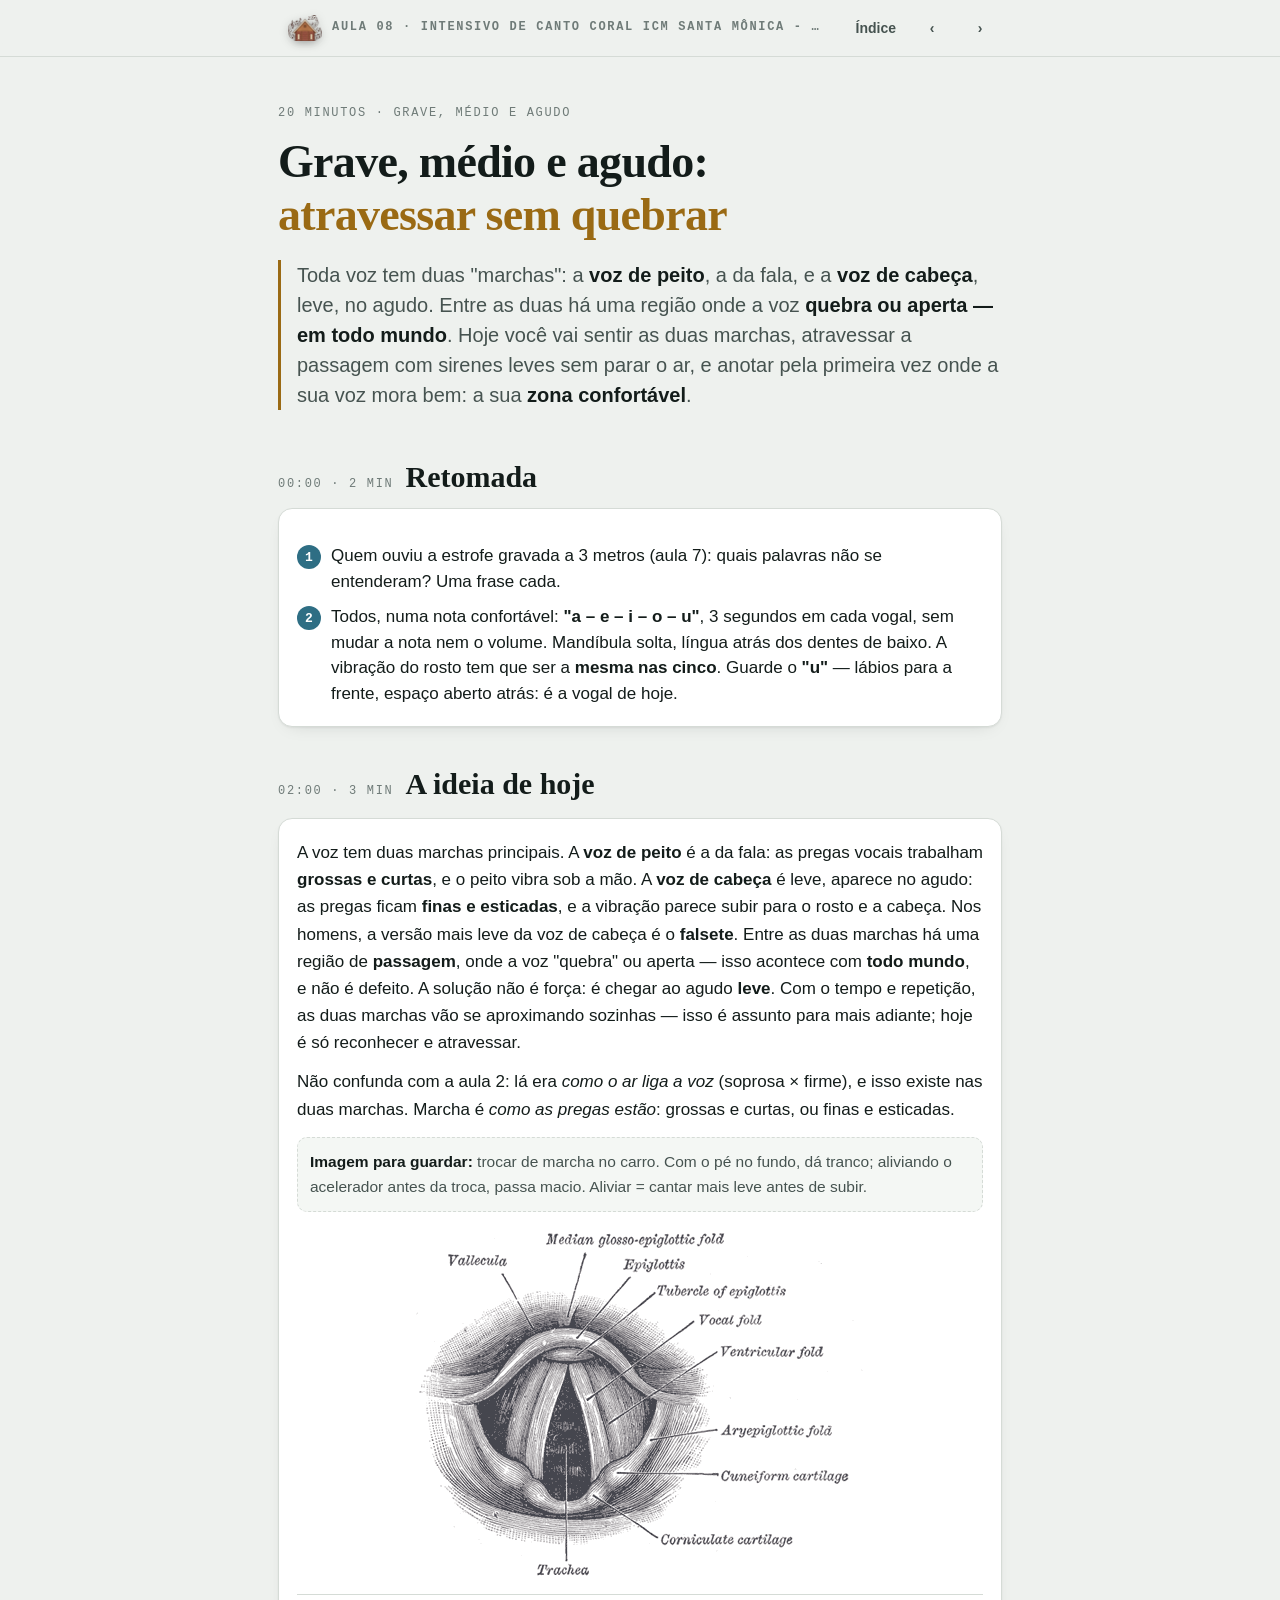
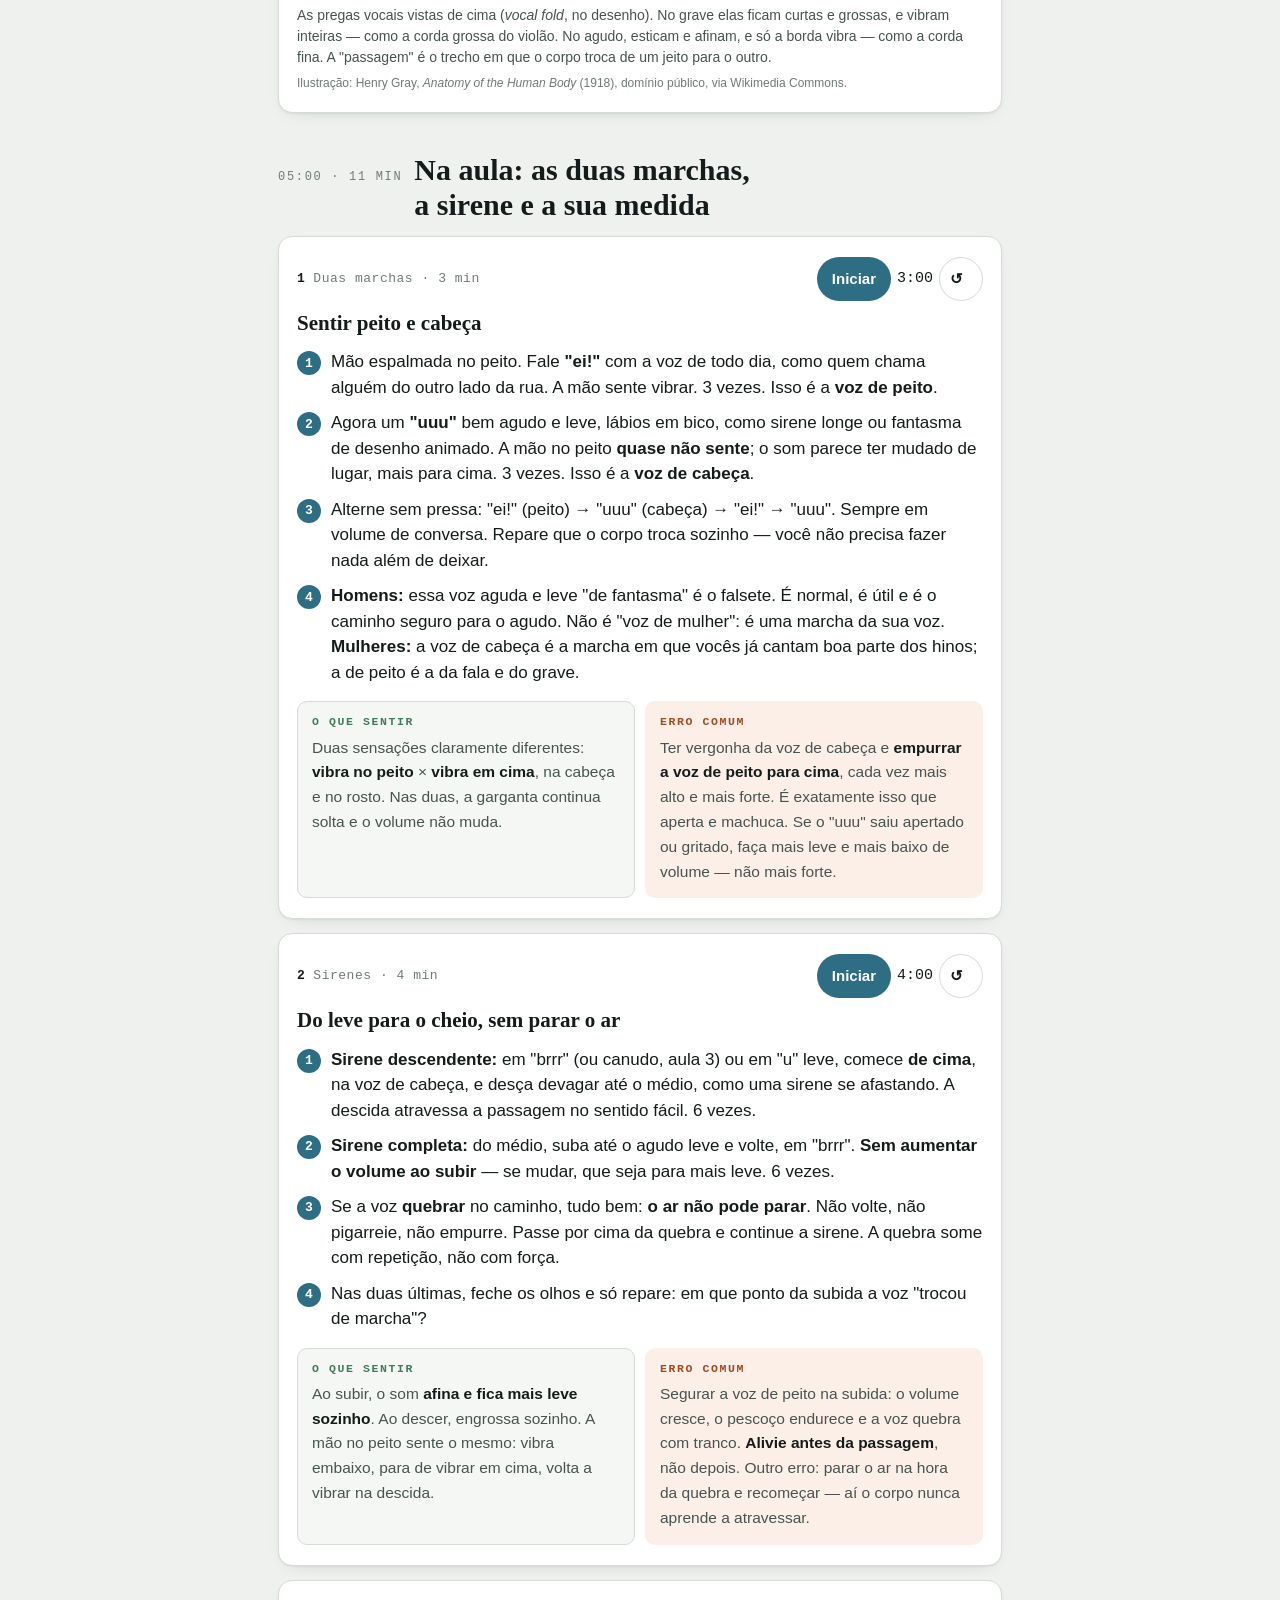
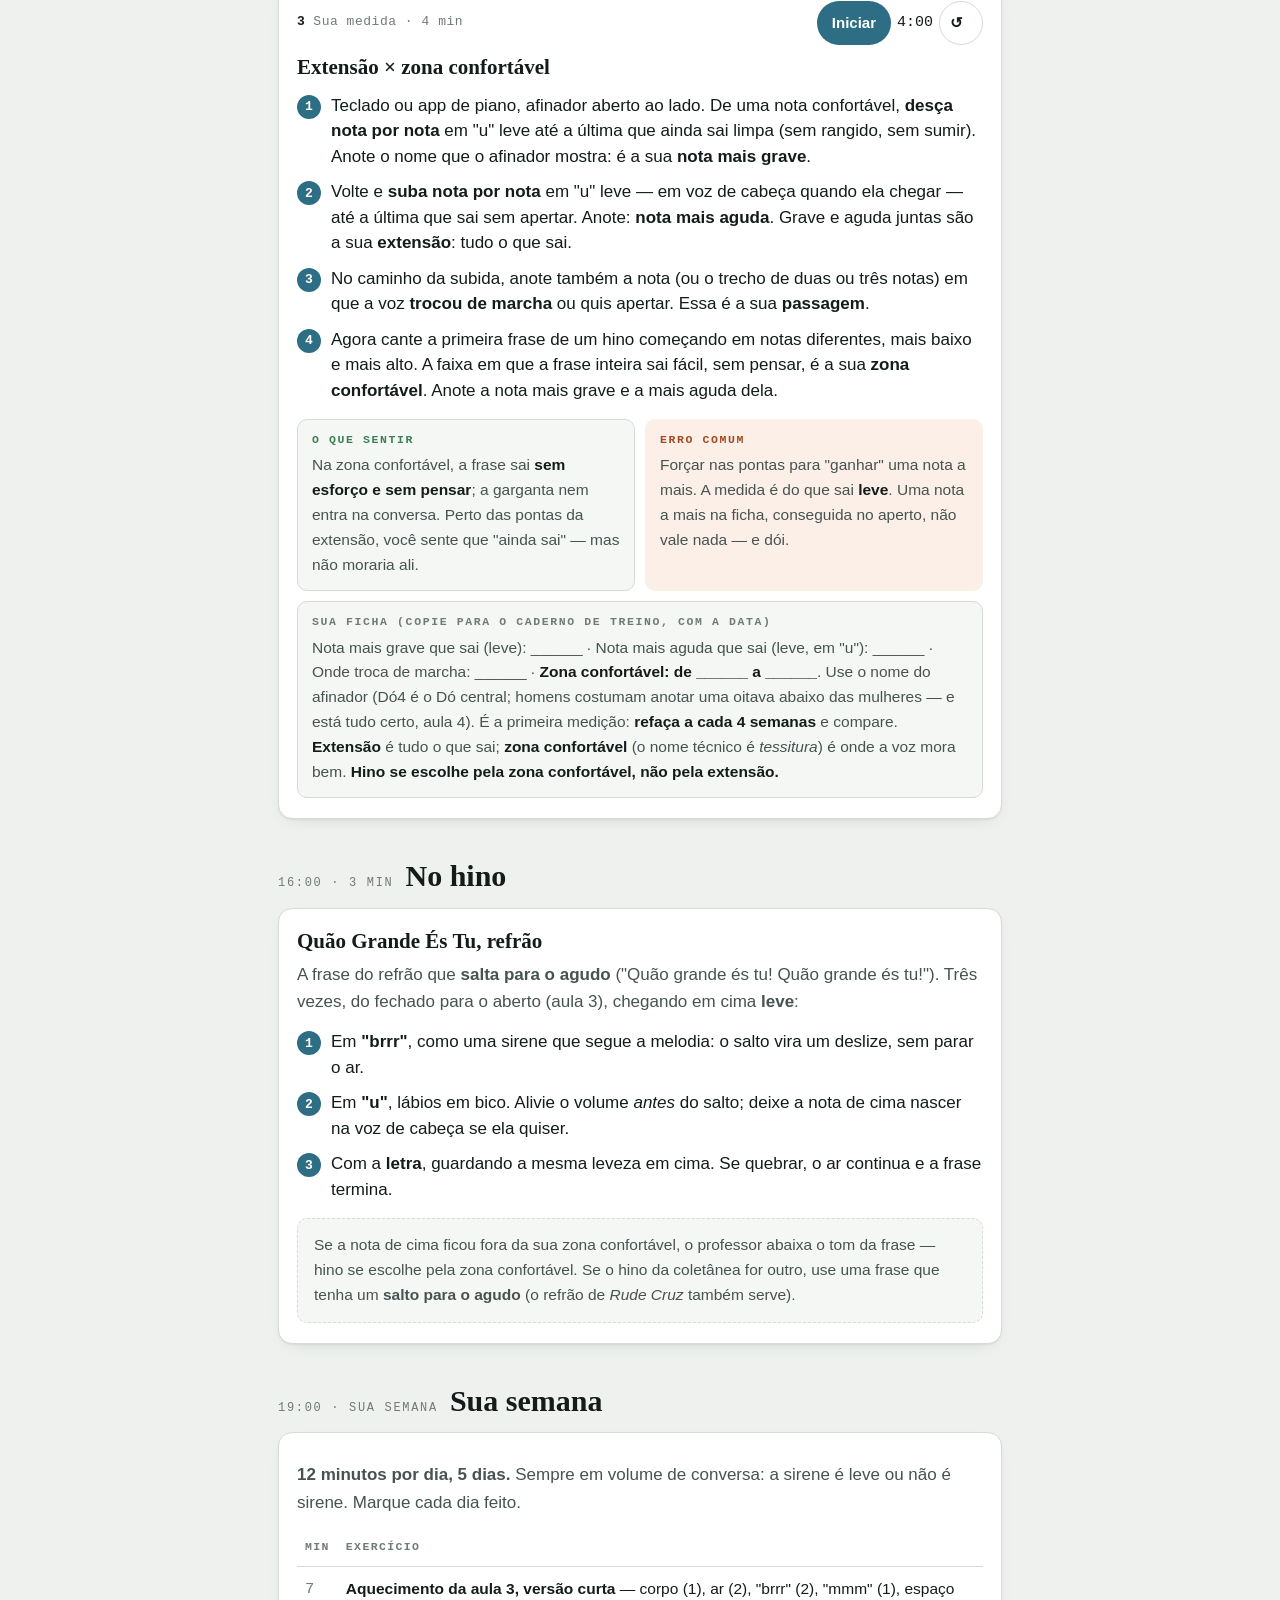
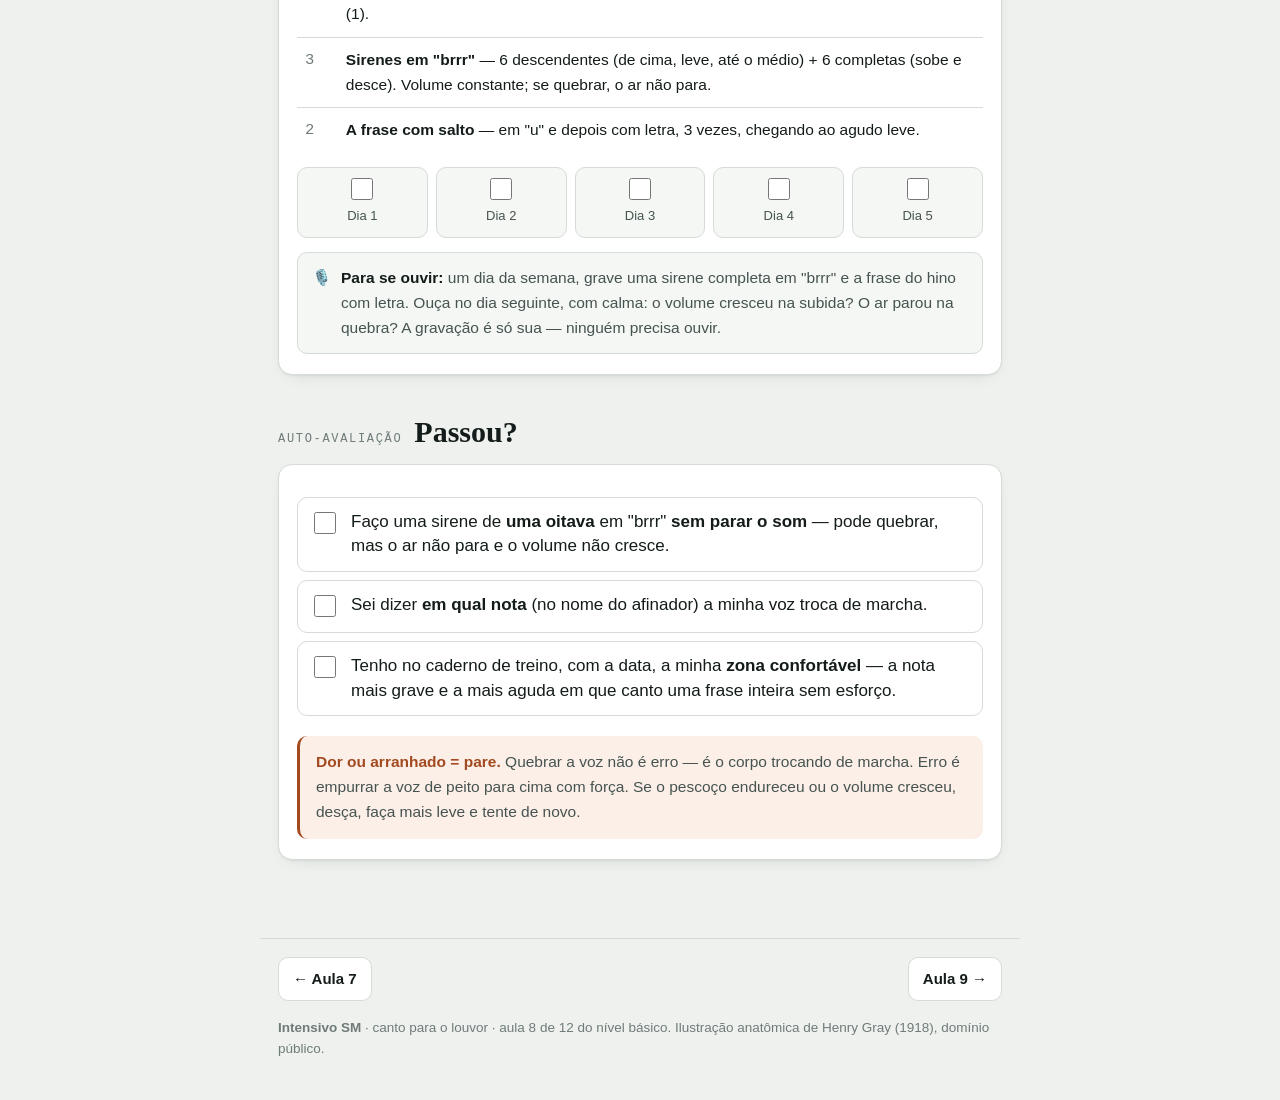
<file: aula-08-grave-medio-agudo.html>
<!doctype html>
<html lang="pt-BR">
<head>
<meta charset="utf-8">
<meta name="viewport" content="width=device-width, initial-scale=1, viewport-fit=cover">
<meta name="theme-color" content="#EEF1EE" media="(prefers-color-scheme: light)">
<meta name="theme-color" content="#0F1513" media="(prefers-color-scheme: dark)">
<title>Aula 8 · Grave, médio e agudo — Intensivo de Canto Coral ICM Santa Mônica - UDIA, MG</title>
<meta name="description" content="As duas marchas da voz (peito e cabeça), a passagem onde ela quebra, sirenes leves para atravessar sem parar o ar e a primeira medição da sua zona confortável. Aula de 20 minutos.">
<link rel="icon" type="image/x-icon" href="favicon.ico">
<link rel="icon" type="image/png" sizes="32x32" href="assets/img/favicon-32x32.png">
<link rel="icon" type="image/png" sizes="16x16" href="assets/img/favicon-16x16.png">
<link rel="apple-touch-icon" sizes="180x180" href="assets/img/apple-touch-icon.png">
<link rel="stylesheet" href="assets/style.css">
</head>
<body data-lesson="aula-08">

<header class="topbar">
  <div class="wrap">
    <a href="index.html" class="brand" title="Voltar ao início">
      <img src="assets/img/logo.png" alt="Logo ICM Santa Mônica" class="topbar-logo" width="34" height="34">
      <span class="eyebrow">
        <span class="brand-text-full">Aula 08 · Intensivo de Canto Coral ICM Santa Mônica - UDIA, MG</span>
        <span class="brand-text-short">Aula 08 · Intensivo SM</span>
      </span>
    </a>
    <nav aria-label="Navegação entre aulas">
      <a href="index.html">Índice</a>
      <a href="aula-07-vogais-consoantes.html" aria-label="Aula anterior">‹</a>
      <a href="aula-09-leitura-ritmo.html" aria-label="Próxima aula">›</a>
    </nav>
  </div>
</header>

<main class="wrap">

  <div class="hero">
    <span class="eyebrow">20 minutos · grave, médio e agudo</span>
    <h1>Grave, médio e agudo: <em>atravessar sem quebrar</em></h1>
    <p class="thesis">Toda voz tem duas "marchas": a <strong>voz de peito</strong>, a da fala, e a <strong>voz de cabeça</strong>, leve, no agudo. Entre as duas há uma região onde a voz <strong>quebra ou aperta — em todo mundo</strong>. Hoje você vai sentir as duas marchas, atravessar a passagem com sirenes leves sem parar o ar, e anotar pela primeira vez onde a sua voz mora bem: a sua <strong>zona confortável</strong>.</p>
  </div>

  <section id="retomada">
    <div class="sec-head"><span class="eyebrow">00:00 · 2 min</span><h2>Retomada</h2></div>
    <div class="card">
      <ol class="steps">
        <li>Quem ouviu a estrofe gravada a 3 metros (aula 7): quais palavras não se entenderam? Uma frase cada.</li>
        <li>Todos, numa nota confortável: <strong>"a – e – i – o – u"</strong>, 3 segundos em cada vogal, sem mudar a nota nem o volume. Mandíbula solta, língua atrás dos dentes de baixo. A vibração do rosto tem que ser a <strong>mesma nas cinco</strong>. Guarde o <strong>"u"</strong> — lábios para a frente, espaço aberto atrás: é a vogal de hoje.</li>
      </ol>
    </div>
  </section>

  <section id="ideia">
    <div class="sec-head"><span class="eyebrow">02:00 · 3 min</span><h2>A ideia de hoje</h2></div>
    <div class="card idea">
      <p>A voz tem duas marchas principais. A <strong>voz de peito</strong> é a da fala: as pregas vocais trabalham <strong>grossas e curtas</strong>, e o peito vibra sob a mão. A <strong>voz de cabeça</strong> é leve, aparece no agudo: as pregas ficam <strong>finas e esticadas</strong>, e a vibração parece subir para o rosto e a cabeça. Nos homens, a versão mais leve da voz de cabeça é o <strong>falsete</strong>. Entre as duas marchas há uma região de <strong>passagem</strong>, onde a voz "quebra" ou aperta — isso acontece com <strong>todo mundo</strong>, e não é defeito. A solução não é força: é chegar ao agudo <strong>leve</strong>. Com o tempo e repetição, as duas marchas vão se aproximando sozinhas — isso é assunto para mais adiante; hoje é só reconhecer e atravessar.</p>
      <p>Não confunda com a aula 2: lá era <em>como o ar liga a voz</em> (soprosa × firme), e isso existe nas duas marchas. Marcha é <em>como as pregas estão</em>: grossas e curtas, ou finas e esticadas.</p>
      <p class="image"><b>Imagem para guardar:</b> trocar de marcha no carro. Com o pé no fundo, dá tranco; aliviando o acelerador antes da troca, passa macio. Aliviar = cantar mais leve antes de subir.</p>
      <figure class="fig" style="margin-top:16px">
        <img src="assets/img/gray956.png" width="450" height="354" alt="Desenho anatômico da laringe vista de cima, mostrando as duas pregas vocais como duas faixas claras com uma abertura em forma de V entre elas." loading="lazy">
        <figcaption>As pregas vocais vistas de cima (<em>vocal fold</em>, no desenho). No grave elas ficam curtas e grossas, e vibram inteiras — como a corda grossa do violão. No agudo, esticam e afinam, e só a borda vibra — como a corda fina. A "passagem" é o trecho em que o corpo troca de um jeito para o outro.
          <span class="credit">Ilustração: Henry Gray, <em>Anatomy of the Human Body</em> (1918), domínio público, via Wikimedia Commons.</span></figcaption>
      </figure>
    </div>
  </section>

  <section id="aula">
    <div class="sec-head"><span class="eyebrow">05:00 · 11 min</span><h2>Na aula: as duas marchas, a sirene e a sua medida</h2></div>

    <article class="card block">
      <div class="block-top">
        <span class="chip"><b>1</b> Duas marchas · 3 min</span>
        <div class="timer" data-seconds="180"><button type="button" class="primary">Iniciar</button><output>3:00</output><button type="button" class="reset" aria-label="Zerar o tempo">↺</button></div>
      </div>
      <h3>Sentir peito e cabeça</h3>
      <ol class="steps">
        <li>Mão espalmada no peito. Fale <strong>"ei!"</strong> com a voz de todo dia, como quem chama alguém do outro lado da rua. A mão sente vibrar. 3 vezes. Isso é a <strong>voz de peito</strong>.</li>
        <li>Agora um <strong>"uuu"</strong> bem agudo e leve, lábios em bico, como sirene longe ou fantasma de desenho animado. A mão no peito <strong>quase não sente</strong>; o som parece ter mudado de lugar, mais para cima. 3 vezes. Isso é a <strong>voz de cabeça</strong>.</li>
        <li>Alterne sem pressa: "ei!" (peito) → "uuu" (cabeça) → "ei!" → "uuu". Sempre em volume de conversa. Repare que o corpo troca sozinho — você não precisa fazer nada além de deixar.</li>
        <li><strong>Homens:</strong> essa voz aguda e leve "de fantasma" é o falsete. É normal, é útil e é o caminho seguro para o agudo. Não é "voz de mulher": é uma marcha da sua voz. <strong>Mulheres:</strong> a voz de cabeça é a marcha em que vocês já cantam boa parte dos hinos; a de peito é a da fala e do grave.</li>
      </ol>
      <div class="fields">
        <div class="field feel"><h4>O que sentir</h4><p>Duas sensações claramente diferentes: <strong>vibra no peito</strong> × <strong>vibra em cima</strong>, na cabeça e no rosto. Nas duas, a garganta continua solta e o volume não muda.</p></div>
        <div class="field warn"><h4>Erro comum</h4><p>Ter vergonha da voz de cabeça e <strong>empurrar a voz de peito para cima</strong>, cada vez mais alto e mais forte. É exatamente isso que aperta e machuca. Se o "uuu" saiu apertado ou gritado, faça mais leve e mais baixo de volume — não mais forte.</p></div>
      </div>
    </article>

    <article class="card block">
      <div class="block-top">
        <span class="chip"><b>2</b> Sirenes · 4 min</span>
        <div class="timer" data-seconds="240"><button type="button" class="primary">Iniciar</button><output>4:00</output><button type="button" class="reset" aria-label="Zerar o tempo">↺</button></div>
      </div>
      <h3>Do leve para o cheio, sem parar o ar</h3>
      <ol class="steps">
        <li><strong>Sirene descendente:</strong> em "brrr" (ou canudo, aula 3) ou em "u" leve, comece <strong>de cima</strong>, na voz de cabeça, e desça devagar até o médio, como uma sirene se afastando. A descida atravessa a passagem no sentido fácil. 6 vezes.</li>
        <li><strong>Sirene completa:</strong> do médio, suba até o agudo leve e volte, em "brrr". <strong>Sem aumentar o volume ao subir</strong> — se mudar, que seja para mais leve. 6 vezes.</li>
        <li>Se a voz <strong>quebrar</strong> no caminho, tudo bem: <strong>o ar não pode parar</strong>. Não volte, não pigarreie, não empurre. Passe por cima da quebra e continue a sirene. A quebra some com repetição, não com força.</li>
        <li>Nas duas últimas, feche os olhos e só repare: em que ponto da subida a voz "trocou de marcha"?</li>
      </ol>
      <div class="fields">
        <div class="field feel"><h4>O que sentir</h4><p>Ao subir, o som <strong>afina e fica mais leve sozinho</strong>. Ao descer, engrossa sozinho. A mão no peito sente o mesmo: vibra embaixo, para de vibrar em cima, volta a vibrar na descida.</p></div>
        <div class="field warn"><h4>Erro comum</h4><p>Segurar a voz de peito na subida: o volume cresce, o pescoço endurece e a voz quebra com tranco. <strong>Alivie antes da passagem</strong>, não depois. Outro erro: parar o ar na hora da quebra e recomeçar — aí o corpo nunca aprende a atravessar.</p></div>
      </div>
    </article>

    <article class="card block">
      <div class="block-top">
        <span class="chip"><b>3</b> Sua medida · 4 min</span>
        <div class="timer" data-seconds="240"><button type="button" class="primary">Iniciar</button><output>4:00</output><button type="button" class="reset" aria-label="Zerar o tempo">↺</button></div>
      </div>
      <h3>Extensão × zona confortável</h3>
      <ol class="steps">
        <li>Teclado ou app de piano, afinador aberto ao lado. De uma nota confortável, <strong>desça nota por nota</strong> em "u" leve até a última que ainda sai limpa (sem rangido, sem sumir). Anote o nome que o afinador mostra: é a sua <strong>nota mais grave</strong>.</li>
        <li>Volte e <strong>suba nota por nota</strong> em "u" leve — em voz de cabeça quando ela chegar — até a última que sai sem apertar. Anote: <strong>nota mais aguda</strong>. Grave e aguda juntas são a sua <strong>extensão</strong>: tudo o que sai.</li>
        <li>No caminho da subida, anote também a nota (ou o trecho de duas ou três notas) em que a voz <strong>trocou de marcha</strong> ou quis apertar. Essa é a sua <strong>passagem</strong>.</li>
        <li>Agora cante a primeira frase de um hino começando em notas diferentes, mais baixo e mais alto. A faixa em que a frase inteira sai fácil, sem pensar, é a sua <strong>zona confortável</strong>. Anote a nota mais grave e a mais aguda dela.</li>
      </ol>
      <div class="fields">
        <div class="field feel"><h4>O que sentir</h4><p>Na zona confortável, a frase sai <strong>sem esforço e sem pensar</strong>; a garganta nem entra na conversa. Perto das pontas da extensão, você sente que "ainda sai" — mas não moraria ali.</p></div>
        <div class="field warn"><h4>Erro comum</h4><p>Forçar nas pontas para "ganhar" uma nota a mais. A medida é do que sai <strong>leve</strong>. Uma nota a mais na ficha, conseguida no aperto, não vale nada — e dói.</p></div>
        <div class="field span"><h4>Sua ficha (copie para o caderno de treino, com a data)</h4><p>Nota mais grave que sai (leve): ______ · Nota mais aguda que sai (leve, em "u"): ______ · Onde troca de marcha: ______ · <strong>Zona confortável: de ______ a ______</strong>. Use o nome do afinador (Dó4 é o Dó central; homens costumam anotar uma oitava abaixo das mulheres — e está tudo certo, aula 4). É a primeira medição: <strong>refaça a cada 4 semanas</strong> e compare. <strong>Extensão</strong> é tudo o que sai; <strong>zona confortável</strong> (o nome técnico é <em>tessitura</em>) é onde a voz mora bem. <strong>Hino se escolhe pela zona confortável, não pela extensão.</strong></p></div>
      </div>
    </article>
  </section>

  <section id="hino">
    <div class="sec-head"><span class="eyebrow">16:00 · 3 min</span><h2>No hino</h2></div>
    <div class="card">
      <h3>Quão Grande És Tu, refrão</h3>
      <p class="lede">A frase do refrão que <strong>salta para o agudo</strong> ("Quão grande és tu! Quão grande és tu!"). Três vezes, do fechado para o aberto (aula 3), chegando em cima <strong>leve</strong>:</p>
      <ol class="steps">
        <li>Em <strong>"brrr"</strong>, como uma sirene que segue a melodia: o salto vira um deslize, sem parar o ar.</li>
        <li>Em <strong>"u"</strong>, lábios em bico. Alivie o volume <em>antes</em> do salto; deixe a nota de cima nascer na voz de cabeça se ela quiser.</li>
        <li>Com a <strong>letra</strong>, guardando a mesma leveza em cima. Se quebrar, o ar continua e a frase termina.</li>
      </ol>
      <p class="next">Se a nota de cima ficou fora da sua zona confortável, o professor abaixa o tom da frase — hino se escolhe pela zona confortável. Se o hino da coletânea for outro, use uma frase que tenha um <strong>salto para o agudo</strong> (o refrão de <em>Rude Cruz</em> também serve).</p>
    </div>
  </section>

  <section id="semana">
    <div class="sec-head"><span class="eyebrow">19:00 · sua semana</span><h2>Sua semana</h2></div>
    <div class="card">
      <p class="lede"><strong>12 minutos por dia, 5 dias.</strong> Sempre em volume de conversa: a sirene é leve ou não é sirene. Marque cada dia feito.</p>
      <table class="routine">
        <thead><tr><th>min</th><th>Exercício</th></tr></thead>
        <tbody>
          <tr><td class="min">7</td><td><strong>Aquecimento da aula 3, versão curta</strong> — corpo (1), ar (2), "brrr" (2), "mmm" (1), espaço (1).</td></tr>
          <tr><td class="min">3</td><td><strong>Sirenes em "brrr"</strong> — 6 descendentes (de cima, leve, até o médio) + 6 completas (sobe e desce). Volume constante; se quebrar, o ar não para.</td></tr>
          <tr><td class="min">2</td><td><strong>A frase com salto</strong> — em "u" e depois com letra, 3 vezes, chegando ao agudo leve.</td></tr>
        </tbody>
      </table>
      <div class="days" role="group" aria-label="Dias de treino feitos">
        <label><input type="checkbox" data-key="d1"><span>Dia 1</span></label>
        <label><input type="checkbox" data-key="d2"><span>Dia 2</span></label>
        <label><input type="checkbox" data-key="d3"><span>Dia 3</span></label>
        <label><input type="checkbox" data-key="d4"><span>Dia 4</span></label>
        <label><input type="checkbox" data-key="d5"><span>Dia 5</span></label>
      </div>
      <p class="record">🎙️ <span><strong>Para se ouvir:</strong> um dia da semana, grave uma sirene completa em "brrr" e a frase do hino com letra. Ouça no dia seguinte, com calma: o volume cresceu na subida? O ar parou na quebra? A gravação é só sua — ninguém precisa ouvir.</span></p>
    </div>
  </section>

  <section id="passou">
    <div class="sec-head"><span class="eyebrow">auto-avaliação</span><h2>Passou?</h2></div>
    <div class="card">
      <ul class="checks">
        <li><label><input type="checkbox" data-key="p1"><span>Faço uma sirene de <strong>uma oitava</strong> em "brrr" <strong>sem parar o som</strong> — pode quebrar, mas o ar não para e o volume não cresce.</span></label></li>
        <li><label><input type="checkbox" data-key="p2"><span>Sei dizer <strong>em qual nota</strong> (no nome do afinador) a minha voz troca de marcha.</span></label></li>
        <li><label><input type="checkbox" data-key="p3"><span>Tenho no caderno de treino, com a data, a minha <strong>zona confortável</strong> — a nota mais grave e a mais aguda em que canto uma frase inteira sem esforço.</span></label></li>
      </ul>
      <p class="rule"><strong>Dor ou arranhado = pare.</strong> Quebrar a voz não é erro — é o corpo trocando de marcha. Erro é empurrar a voz de peito para cima com força. Se o pescoço endureceu ou o volume cresceu, desça, faça mais leve e tente de novo.</p>
    </div>
  </section>

</main>

<footer>
  <div class="wrap">
    <nav class="footnav" aria-label="Navegação entre aulas">
      <a href="aula-07-vogais-consoantes.html">← Aula 7</a>
      <a href="aula-09-leitura-ritmo.html">Aula 9 →</a>
    </nav>
    <p><b>Intensivo SM</b> · canto para o louvor · aula 8 de 12 do nível básico. Ilustração anatômica de Henry Gray (1918), domínio público.</p>
  </div>
</footer>

<script src="assets/app.js"></script>
</body>
</html>
</file>
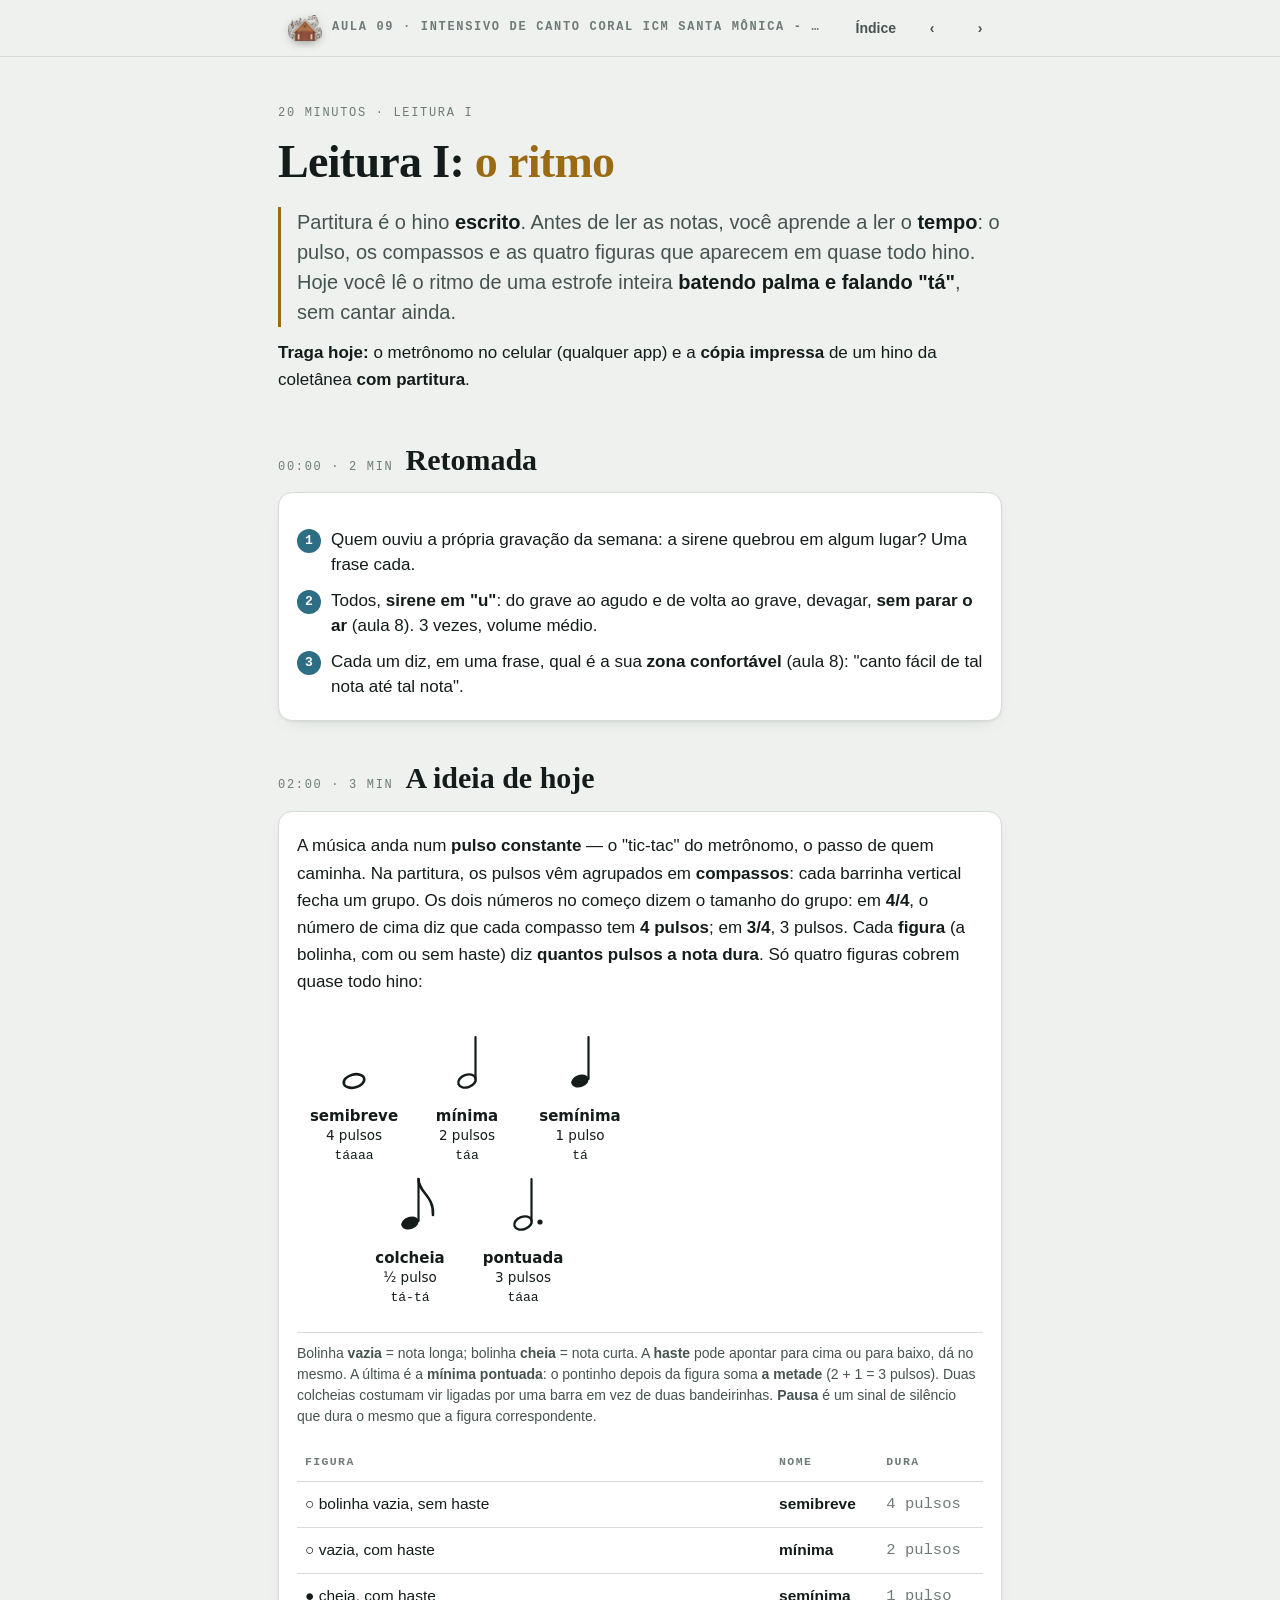
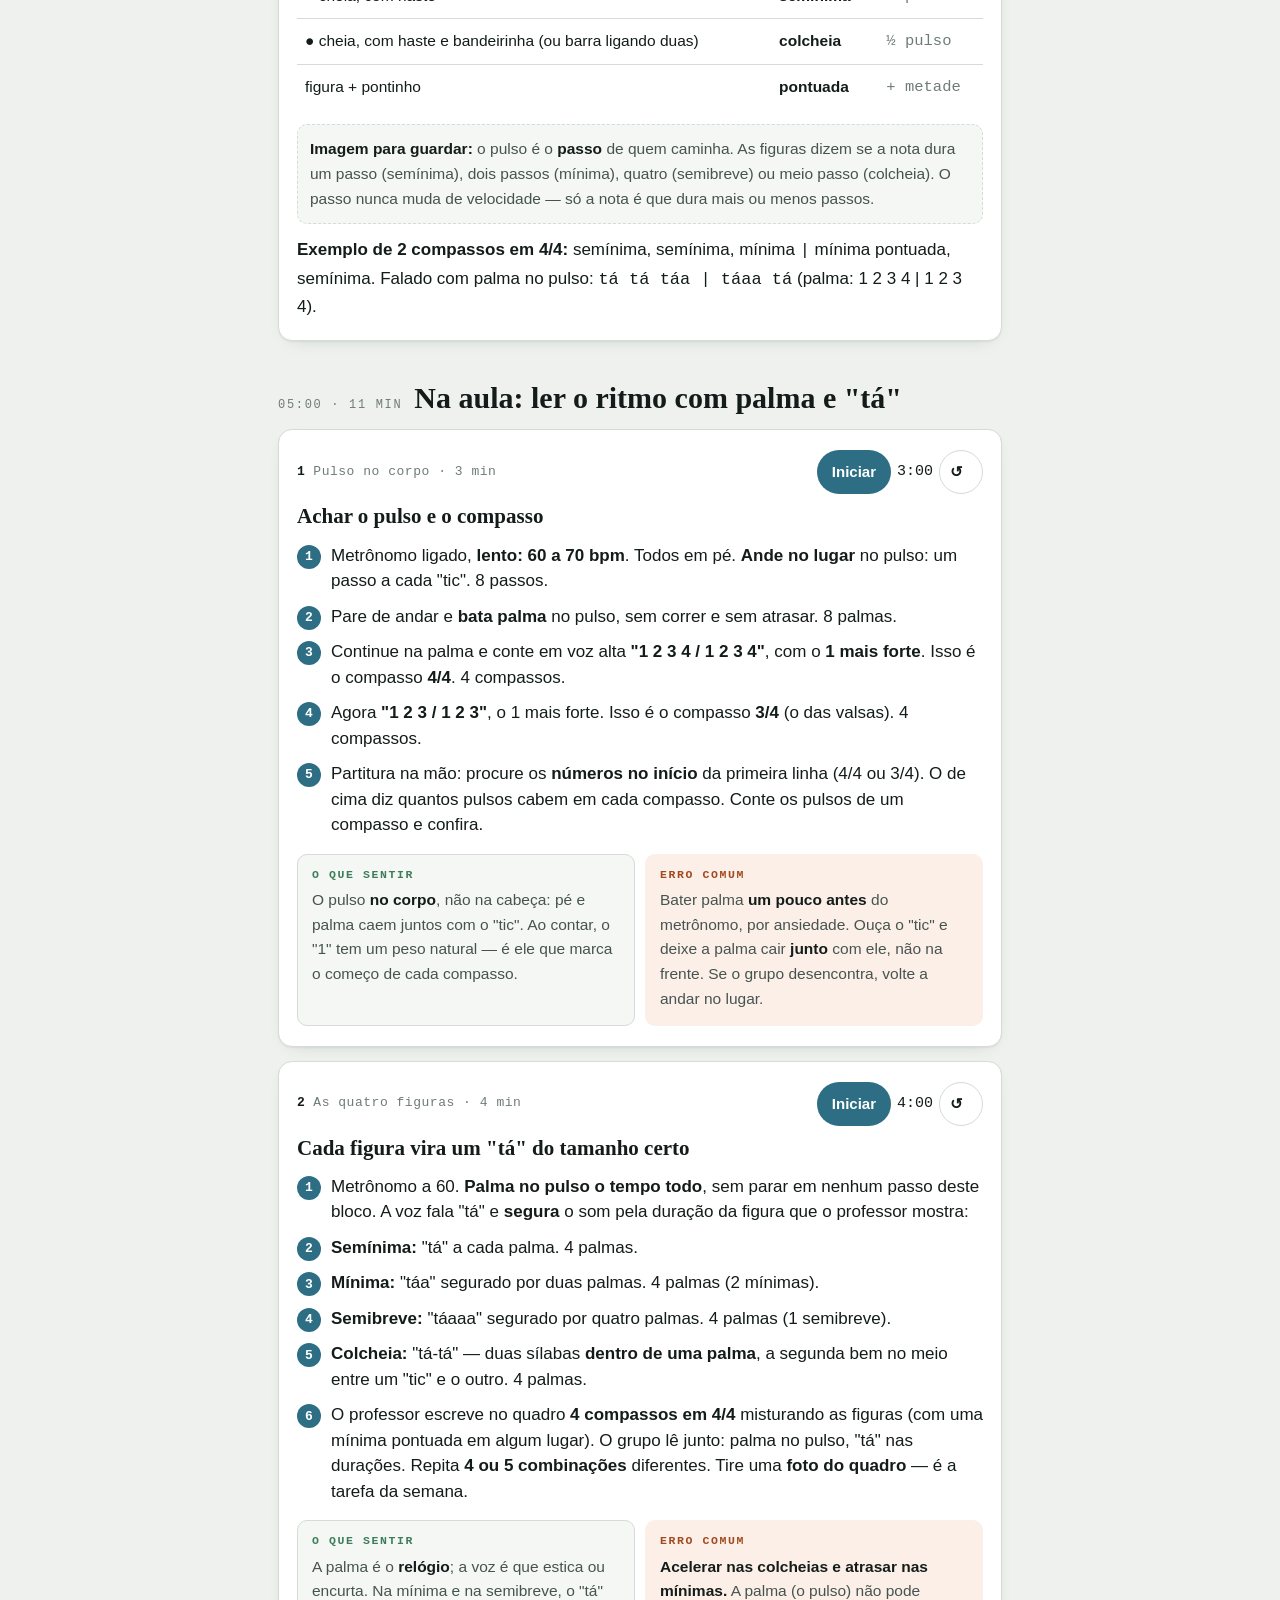
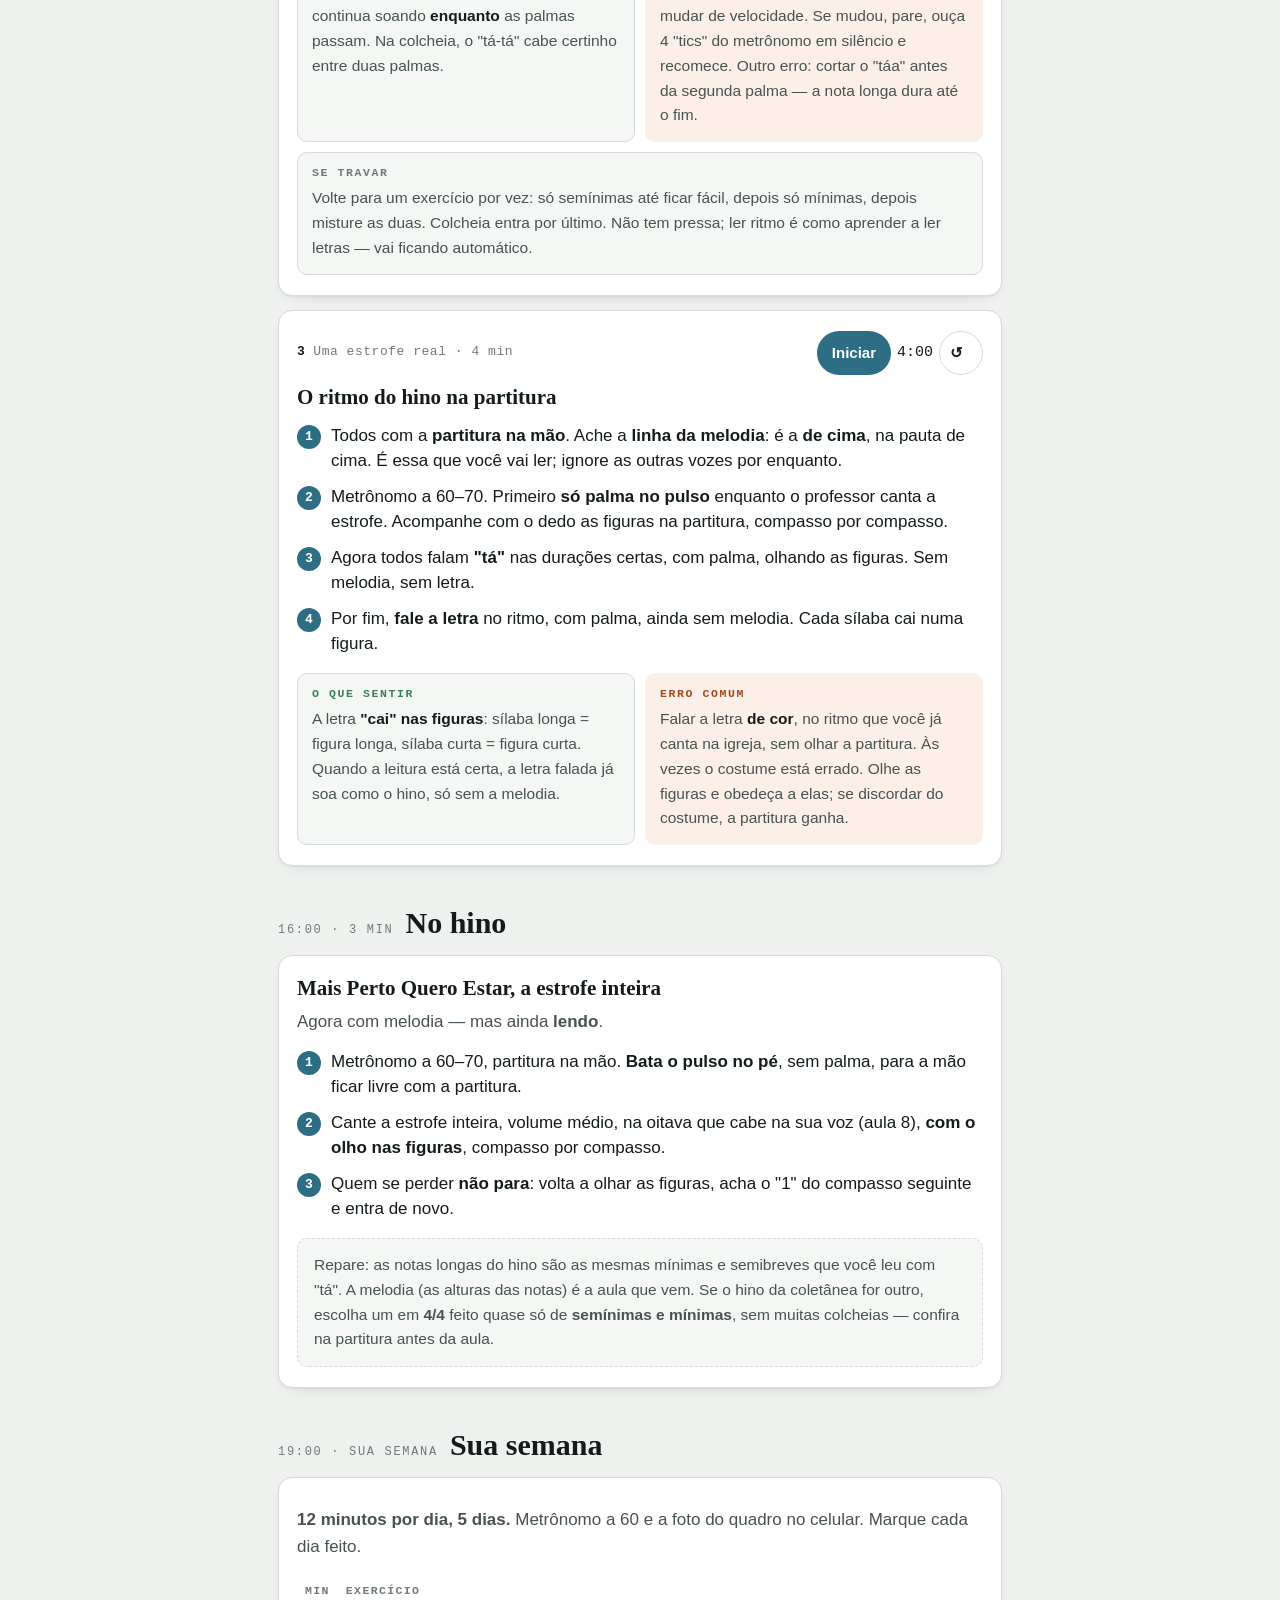
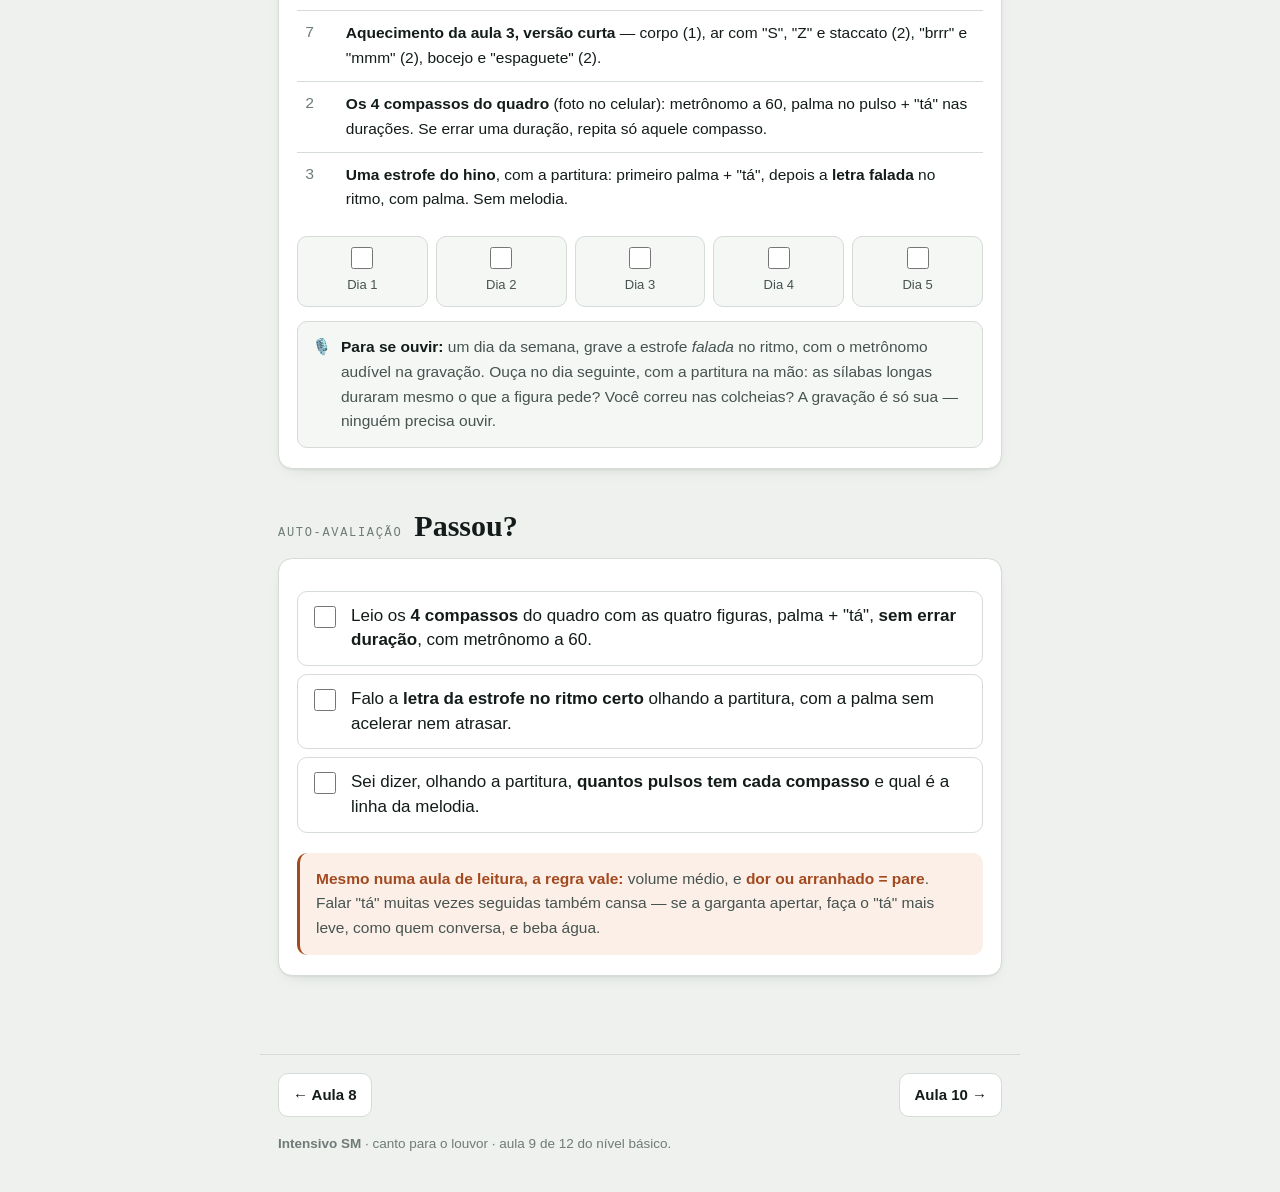
<file: aula-09-leitura-ritmo.html>
<!doctype html>
<html lang="pt-BR">
<head>
<meta charset="utf-8">
<meta name="viewport" content="width=device-width, initial-scale=1, viewport-fit=cover">
<meta name="theme-color" content="#EEF1EE" media="(prefers-color-scheme: light)">
<meta name="theme-color" content="#0F1513" media="(prefers-color-scheme: dark)">
<title>Aula 9 · Leitura I: o ritmo — Intensivo de Canto Coral ICM Santa Mônica - UDIA, MG</title>
<meta name="description" content="Ler o ritmo de uma estrofe de hino na partitura: pulso, compasso e as quatro figuras mais comuns, batendo palma e falando “tá”. Aula de 20 minutos.">
<link rel="icon" type="image/x-icon" href="favicon.ico">
<link rel="icon" type="image/png" sizes="32x32" href="assets/img/favicon-32x32.png">
<link rel="icon" type="image/png" sizes="16x16" href="assets/img/favicon-16x16.png">
<link rel="apple-touch-icon" sizes="180x180" href="assets/img/apple-touch-icon.png">
<link rel="stylesheet" href="assets/style.css">
</head>
<body data-lesson="aula-09">

<header class="topbar">
  <div class="wrap">
    <a href="index.html" class="brand" title="Voltar ao início">
      <img src="assets/img/logo.png" alt="Logo ICM Santa Mônica" class="topbar-logo" width="34" height="34">
      <span class="eyebrow">
        <span class="brand-text-full">Aula 09 · Intensivo de Canto Coral ICM Santa Mônica - UDIA, MG</span>
        <span class="brand-text-short">Aula 09 · Intensivo SM</span>
      </span>
    </a>
    <nav aria-label="Navegação entre aulas">
      <a href="index.html">Índice</a>
      <a href="aula-08-grave-medio-agudo.html" aria-label="Aula anterior">‹</a>
      <a href="aula-10-leitura-melodia.html" aria-label="Próxima aula">›</a>
    </nav>
  </div>
</header>

<main class="wrap">

  <div class="hero">
    <span class="eyebrow">20 minutos · leitura I</span>
    <h1>Leitura I: <em>o ritmo</em></h1>
    <p class="thesis">Partitura é o hino <strong>escrito</strong>. Antes de ler as notas, você aprende a ler o <strong>tempo</strong>: o pulso, os compassos e as quatro figuras que aparecem em quase todo hino. Hoje você lê o ritmo de uma estrofe inteira <strong>batendo palma e falando "tá"</strong>, sem cantar ainda.</p>
    <p><strong>Traga hoje:</strong> o metrônomo no celular (qualquer app) e a <strong>cópia impressa</strong> de um hino da coletânea <strong>com partitura</strong>.</p>
  </div>

  <section id="retomada">
    <div class="sec-head"><span class="eyebrow">00:00 · 2 min</span><h2>Retomada</h2></div>
    <div class="card">
      <ol class="steps">
        <li>Quem ouviu a própria gravação da semana: a sirene quebrou em algum lugar? Uma frase cada.</li>
        <li>Todos, <strong>sirene em "u"</strong>: do grave ao agudo e de volta ao grave, devagar, <strong>sem parar o ar</strong> (aula 8). 3 vezes, volume médio.</li>
        <li>Cada um diz, em uma frase, qual é a sua <strong>zona confortável</strong> (aula 8): "canto fácil de tal nota até tal nota".</li>
      </ol>
    </div>
  </section>

  <section id="ideia">
    <div class="sec-head"><span class="eyebrow">02:00 · 3 min</span><h2>A ideia de hoje</h2></div>
    <div class="card idea">
      <p>A música anda num <strong>pulso constante</strong> — o "tic-tac" do metrônomo, o passo de quem caminha. Na partitura, os pulsos vêm agrupados em <strong>compassos</strong>: cada barrinha vertical fecha um grupo. Os dois números no começo dizem o tamanho do grupo: em <strong>4/4</strong>, o número de cima diz que cada compasso tem <strong>4 pulsos</strong>; em <strong>3/4</strong>, 3 pulsos. Cada <strong>figura</strong> (a bolinha, com ou sem haste) diz <strong>quantos pulsos a nota dura</strong>. Só quatro figuras cobrem quase todo hino:</p>
      <figure class="fig" style="margin-top:16px">
        <svg viewBox="0 0 340 300" width="100%" style="max-width:340px" role="img" aria-label="As quatro figuras rítmicas e a mínima pontuada, desenhadas com o nome, a duração em pulsos e a sílaba falada: semibreve, bolinha vazia sem haste, 4 pulsos, táaaa; mínima, bolinha vazia com haste, 2 pulsos, táa; semínima, bolinha cheia com haste, 1 pulso, tá; colcheia, bolinha cheia com haste e bandeirinha, meio pulso, tá-tá em uma palma; mínima pontuada, bolinha vazia com haste e um pontinho, 3 pulsos, táaa." fill="currentColor" stroke="currentColor" stroke-linecap="round" stroke-linejoin="round" font-family="system-ui,-apple-system,Segoe UI,Roboto,sans-serif" text-anchor="middle">
          <!-- linha 1 -->
          <g><!-- semibreve -->
            <ellipse cx="57" cy="70" rx="10.5" ry="6.5" fill="none" stroke-width="2.6" transform="rotate(-15 57 70)"/>
            <text x="57" y="110" stroke="none" font-size="15" font-weight="600">semibreve</text>
            <text x="57" y="129" stroke="none" font-size="13.5">4 pulsos</text>
            <text x="57" y="148" stroke="none" font-size="13" font-family="ui-monospace,Menlo,monospace">táaaa</text>
          </g>
          <g><!-- mínima -->
            <ellipse cx="170" cy="70" rx="9" ry="6.2" fill="none" stroke-width="2.4" transform="rotate(-20 170 70)"/>
            <line x1="178.5" y1="68" x2="178.5" y2="26" stroke-width="2.2"/>
            <text x="170" y="110" stroke="none" font-size="15" font-weight="600">mínima</text>
            <text x="170" y="129" stroke="none" font-size="13.5">2 pulsos</text>
            <text x="170" y="148" stroke="none" font-size="13" font-family="ui-monospace,Menlo,monospace">táa</text>
          </g>
          <g><!-- semínima -->
            <ellipse cx="283" cy="70" rx="9" ry="6.2" stroke="none" transform="rotate(-20 283 70)"/>
            <line x1="291.5" y1="68" x2="291.5" y2="26" stroke-width="2.2"/>
            <text x="283" y="110" stroke="none" font-size="15" font-weight="600">semínima</text>
            <text x="283" y="129" stroke="none" font-size="13.5">1 pulso</text>
            <text x="283" y="148" stroke="none" font-size="13" font-family="ui-monospace,Menlo,monospace">tá</text>
          </g>
          <!-- linha 2 -->
          <g><!-- colcheia -->
            <ellipse cx="113" cy="212" rx="9" ry="6.2" stroke="none" transform="rotate(-20 113 212)"/>
            <line x1="121.5" y1="210" x2="121.5" y2="168" stroke-width="2.2"/>
            <path d="M121.5 168 C121.5 182, 137 184, 136 204" fill="none" stroke-width="2.6"/>
            <text x="113" y="252" stroke="none" font-size="15" font-weight="600">colcheia</text>
            <text x="113" y="271" stroke="none" font-size="13.5">½ pulso</text>
            <text x="113" y="290" stroke="none" font-size="13" font-family="ui-monospace,Menlo,monospace">tá-tá</text>
          </g>
          <g><!-- mínima pontuada -->
            <ellipse cx="226" cy="212" rx="9" ry="6.2" fill="none" stroke-width="2.4" transform="rotate(-20 226 212)"/>
            <line x1="234.5" y1="210" x2="234.5" y2="168" stroke-width="2.2"/>
            <circle cx="243" cy="211" r="2.6" stroke="none"/>
            <text x="226" y="252" stroke="none" font-size="15" font-weight="600">pontuada</text>
            <text x="226" y="271" stroke="none" font-size="13.5">3 pulsos</text>
            <text x="226" y="290" stroke="none" font-size="13" font-family="ui-monospace,Menlo,monospace">táaa</text>
          </g>
        </svg>
        <figcaption>Bolinha <strong>vazia</strong> = nota longa; bolinha <strong>cheia</strong> = nota curta. A <strong>haste</strong> pode apontar para cima ou para baixo, dá no mesmo. A última é a <strong>mínima pontuada</strong>: o pontinho depois da figura soma <strong>a metade</strong> (2 + 1 = 3 pulsos). Duas colcheias costumam vir ligadas por uma barra em vez de duas bandeirinhas. <strong>Pausa</strong> é um sinal de silêncio que dura o mesmo que a figura correspondente.</figcaption>
      </figure>
      <table class="routine" style="margin-top:16px">
        <thead><tr><th>Figura</th><th>Nome</th><th>Dura</th></tr></thead>
        <tbody>
          <tr><td>○ bolinha vazia, sem haste</td><td><strong>semibreve</strong></td><td class="min">4 pulsos</td></tr>
          <tr><td>○ vazia, com haste</td><td><strong>mínima</strong></td><td class="min">2 pulsos</td></tr>
          <tr><td>● cheia, com haste</td><td><strong>semínima</strong></td><td class="min">1 pulso</td></tr>
          <tr><td>● cheia, com haste e bandeirinha (ou barra ligando duas)</td><td><strong>colcheia</strong></td><td class="min">½ pulso</td></tr>
          <tr><td>figura + pontinho</td><td><strong>pontuada</strong></td><td class="min">+ metade</td></tr>
        </tbody>
      </table>
      <p class="image"><b>Imagem para guardar:</b> o pulso é o <b>passo</b> de quem caminha. As figuras dizem se a nota dura um passo (semínima), dois passos (mínima), quatro (semibreve) ou meio passo (colcheia). O passo nunca muda de velocidade — só a nota é que dura mais ou menos passos.</p>
      <p><strong>Exemplo de 2 compassos em 4/4:</strong> semínima, semínima, mínima <span class="mono">|</span> mínima pontuada, semínima. Falado com palma no pulso: <span class="mono">tá tá táa | táaa tá</span> (palma: 1 2 3 4 | 1 2 3 4).</p>
    </div>
  </section>

  <section id="aula">
    <div class="sec-head"><span class="eyebrow">05:00 · 11 min</span><h2>Na aula: ler o ritmo com palma e "tá"</h2></div>

    <article class="card block">
      <div class="block-top">
        <span class="chip"><b>1</b> Pulso no corpo · 3 min</span>
        <div class="timer" data-seconds="180"><button type="button" class="primary">Iniciar</button><output>3:00</output><button type="button" class="reset" aria-label="Zerar o tempo">↺</button></div>
      </div>
      <h3>Achar o pulso e o compasso</h3>
      <ol class="steps">
        <li>Metrônomo ligado, <strong>lento: 60 a 70 bpm</strong>. Todos em pé. <strong>Ande no lugar</strong> no pulso: um passo a cada "tic". 8 passos.</li>
        <li>Pare de andar e <strong>bata palma</strong> no pulso, sem correr e sem atrasar. 8 palmas.</li>
        <li>Continue na palma e conte em voz alta <strong>"1 2 3 4 / 1 2 3 4"</strong>, com o <strong>1 mais forte</strong>. Isso é o compasso <strong>4/4</strong>. 4 compassos.</li>
        <li>Agora <strong>"1 2 3 / 1 2 3"</strong>, o 1 mais forte. Isso é o compasso <strong>3/4</strong> (o das valsas). 4 compassos.</li>
        <li>Partitura na mão: procure os <strong>números no início</strong> da primeira linha (4/4 ou 3/4). O de cima diz quantos pulsos cabem em cada compasso. Conte os pulsos de um compasso e confira.</li>
      </ol>
      <div class="fields">
        <div class="field feel"><h4>O que sentir</h4><p>O pulso <strong>no corpo</strong>, não na cabeça: pé e palma caem juntos com o "tic". Ao contar, o "1" tem um peso natural — é ele que marca o começo de cada compasso.</p></div>
        <div class="field warn"><h4>Erro comum</h4><p>Bater palma <strong>um pouco antes</strong> do metrônomo, por ansiedade. Ouça o "tic" e deixe a palma cair <strong>junto</strong> com ele, não na frente. Se o grupo desencontra, volte a andar no lugar.</p></div>
      </div>
    </article>

    <article class="card block">
      <div class="block-top">
        <span class="chip"><b>2</b> As quatro figuras · 4 min</span>
        <div class="timer" data-seconds="240"><button type="button" class="primary">Iniciar</button><output>4:00</output><button type="button" class="reset" aria-label="Zerar o tempo">↺</button></div>
      </div>
      <h3>Cada figura vira um "tá" do tamanho certo</h3>
      <ol class="steps">
        <li>Metrônomo a 60. <strong>Palma no pulso o tempo todo</strong>, sem parar em nenhum passo deste bloco. A voz fala "tá" e <strong>segura</strong> o som pela duração da figura que o professor mostra:</li>
        <li><strong>Semínima:</strong> "tá" a cada palma. 4 palmas.</li>
        <li><strong>Mínima:</strong> "táa" segurado por duas palmas. 4 palmas (2 mínimas).</li>
        <li><strong>Semibreve:</strong> "táaaa" segurado por quatro palmas. 4 palmas (1 semibreve).</li>
        <li><strong>Colcheia:</strong> "tá-tá" — duas sílabas <strong>dentro de uma palma</strong>, a segunda bem no meio entre um "tic" e o outro. 4 palmas.</li>
        <li>O professor escreve no quadro <strong>4 compassos em 4/4</strong> misturando as figuras (com uma mínima pontuada em algum lugar). O grupo lê junto: palma no pulso, "tá" nas durações. Repita <strong>4 ou 5 combinações</strong> diferentes. Tire uma <strong>foto do quadro</strong> — é a tarefa da semana.</li>
      </ol>
      <div class="fields">
        <div class="field feel"><h4>O que sentir</h4><p>A palma é o <strong>relógio</strong>; a voz é que estica ou encurta. Na mínima e na semibreve, o "tá" continua soando <strong>enquanto</strong> as palmas passam. Na colcheia, o "tá-tá" cabe certinho entre duas palmas.</p></div>
        <div class="field warn"><h4>Erro comum</h4><p><strong>Acelerar nas colcheias e atrasar nas mínimas.</strong> A palma (o pulso) não pode mudar de velocidade. Se mudou, pare, ouça 4 "tics" do metrônomo em silêncio e recomece. Outro erro: cortar o "táa" antes da segunda palma — a nota longa dura até o fim.</p></div>
        <div class="field span"><h4>Se travar</h4><p>Volte para um exercício por vez: só semínimas até ficar fácil, depois só mínimas, depois misture as duas. Colcheia entra por último. Não tem pressa; ler ritmo é como aprender a ler letras — vai ficando automático.</p></div>
      </div>
    </article>

    <article class="card block">
      <div class="block-top">
        <span class="chip"><b>3</b> Uma estrofe real · 4 min</span>
        <div class="timer" data-seconds="240"><button type="button" class="primary">Iniciar</button><output>4:00</output><button type="button" class="reset" aria-label="Zerar o tempo">↺</button></div>
      </div>
      <h3>O ritmo do hino na partitura</h3>
      <ol class="steps">
        <li>Todos com a <strong>partitura na mão</strong>. Ache a <strong>linha da melodia</strong>: é a <strong>de cima</strong>, na pauta de cima. É essa que você vai ler; ignore as outras vozes por enquanto.</li>
        <li>Metrônomo a 60–70. Primeiro <strong>só palma no pulso</strong> enquanto o professor canta a estrofe. Acompanhe com o dedo as figuras na partitura, compasso por compasso.</li>
        <li>Agora todos falam <strong>"tá"</strong> nas durações certas, com palma, olhando as figuras. Sem melodia, sem letra.</li>
        <li>Por fim, <strong>fale a letra</strong> no ritmo, com palma, ainda sem melodia. Cada sílaba cai numa figura.</li>
      </ol>
      <div class="fields">
        <div class="field feel"><h4>O que sentir</h4><p>A letra <strong>"cai" nas figuras</strong>: sílaba longa = figura longa, sílaba curta = figura curta. Quando a leitura está certa, a letra falada já soa como o hino, só sem a melodia.</p></div>
        <div class="field warn"><h4>Erro comum</h4><p>Falar a letra <strong>de cor</strong>, no ritmo que você já canta na igreja, sem olhar a partitura. Às vezes o costume está errado. Olhe as figuras e obedeça a elas; se discordar do costume, a partitura ganha.</p></div>
      </div>
    </article>
  </section>

  <section id="hino">
    <div class="sec-head"><span class="eyebrow">16:00 · 3 min</span><h2>No hino</h2></div>
    <div class="card">
      <h3>Mais Perto Quero Estar, a estrofe inteira</h3>
      <p class="lede">Agora com melodia — mas ainda <strong>lendo</strong>.</p>
      <ol class="steps">
        <li>Metrônomo a 60–70, partitura na mão. <strong>Bata o pulso no pé</strong>, sem palma, para a mão ficar livre com a partitura.</li>
        <li>Cante a estrofe inteira, volume médio, na oitava que cabe na sua voz (aula 8), <strong>com o olho nas figuras</strong>, compasso por compasso.</li>
        <li>Quem se perder <strong>não para</strong>: volta a olhar as figuras, acha o "1" do compasso seguinte e entra de novo.</li>
      </ol>
      <p class="next">Repare: as notas longas do hino são as mesmas mínimas e semibreves que você leu com "tá". A melodia (as alturas das notas) é a aula que vem. Se o hino da coletânea for outro, escolha um em <strong>4/4</strong> feito quase só de <strong>semínimas e mínimas</strong>, sem muitas colcheias — confira na partitura antes da aula.</p>
    </div>
  </section>

  <section id="semana">
    <div class="sec-head"><span class="eyebrow">19:00 · sua semana</span><h2>Sua semana</h2></div>
    <div class="card">
      <p class="lede"><strong>12 minutos por dia, 5 dias.</strong> Metrônomo a 60 e a foto do quadro no celular. Marque cada dia feito.</p>
      <table class="routine">
        <thead><tr><th>min</th><th>Exercício</th></tr></thead>
        <tbody>
          <tr><td class="min">7</td><td><strong>Aquecimento da aula 3, versão curta</strong> — corpo (1), ar com "S", "Z" e staccato (2), "brrr" e "mmm" (2), bocejo e "espaguete" (2).</td></tr>
          <tr><td class="min">2</td><td><strong>Os 4 compassos do quadro</strong> (foto no celular): metrônomo a 60, palma no pulso + "tá" nas durações. Se errar uma duração, repita só aquele compasso.</td></tr>
          <tr><td class="min">3</td><td><strong>Uma estrofe do hino</strong>, com a partitura: primeiro palma + "tá", depois a <strong>letra falada</strong> no ritmo, com palma. Sem melodia.</td></tr>
        </tbody>
      </table>
      <div class="days" role="group" aria-label="Dias de treino feitos">
        <label><input type="checkbox" data-key="d1"><span>Dia 1</span></label>
        <label><input type="checkbox" data-key="d2"><span>Dia 2</span></label>
        <label><input type="checkbox" data-key="d3"><span>Dia 3</span></label>
        <label><input type="checkbox" data-key="d4"><span>Dia 4</span></label>
        <label><input type="checkbox" data-key="d5"><span>Dia 5</span></label>
      </div>
      <p class="record">🎙️ <span><strong>Para se ouvir:</strong> um dia da semana, grave a estrofe <em>falada</em> no ritmo, com o metrônomo audível na gravação. Ouça no dia seguinte, com a partitura na mão: as sílabas longas duraram mesmo o que a figura pede? Você correu nas colcheias? A gravação é só sua — ninguém precisa ouvir.</span></p>
    </div>
  </section>

  <section id="passou">
    <div class="sec-head"><span class="eyebrow">auto-avaliação</span><h2>Passou?</h2></div>
    <div class="card">
      <ul class="checks">
        <li><label><input type="checkbox" data-key="p1"><span>Leio os <strong>4 compassos</strong> do quadro com as quatro figuras, palma + "tá", <strong>sem errar duração</strong>, com metrônomo a 60.</span></label></li>
        <li><label><input type="checkbox" data-key="p2"><span>Falo a <strong>letra da estrofe no ritmo certo</strong> olhando a partitura, com a palma sem acelerar nem atrasar.</span></label></li>
        <li><label><input type="checkbox" data-key="p3"><span>Sei dizer, olhando a partitura, <strong>quantos pulsos tem cada compasso</strong> e qual é a linha da melodia.</span></label></li>
      </ul>
      <p class="rule"><strong>Mesmo numa aula de leitura, a regra vale:</strong> volume médio, e <strong>dor ou arranhado = pare</strong>. Falar "tá" muitas vezes seguidas também cansa — se a garganta apertar, faça o "tá" mais leve, como quem conversa, e beba água.</p>
    </div>
  </section>

</main>

<footer>
  <div class="wrap">
    <nav class="footnav" aria-label="Navegação entre aulas">
      <a href="aula-08-grave-medio-agudo.html">← Aula 8</a>
      <a href="aula-10-leitura-melodia.html">Aula 10 →</a>
    </nav>
    <p><b>Intensivo SM</b> · canto para o louvor · aula 9 de 12 do nível básico.</p>
  </div>
</footer>

<script src="assets/app.js"></script>
</body>
</html>
</file>
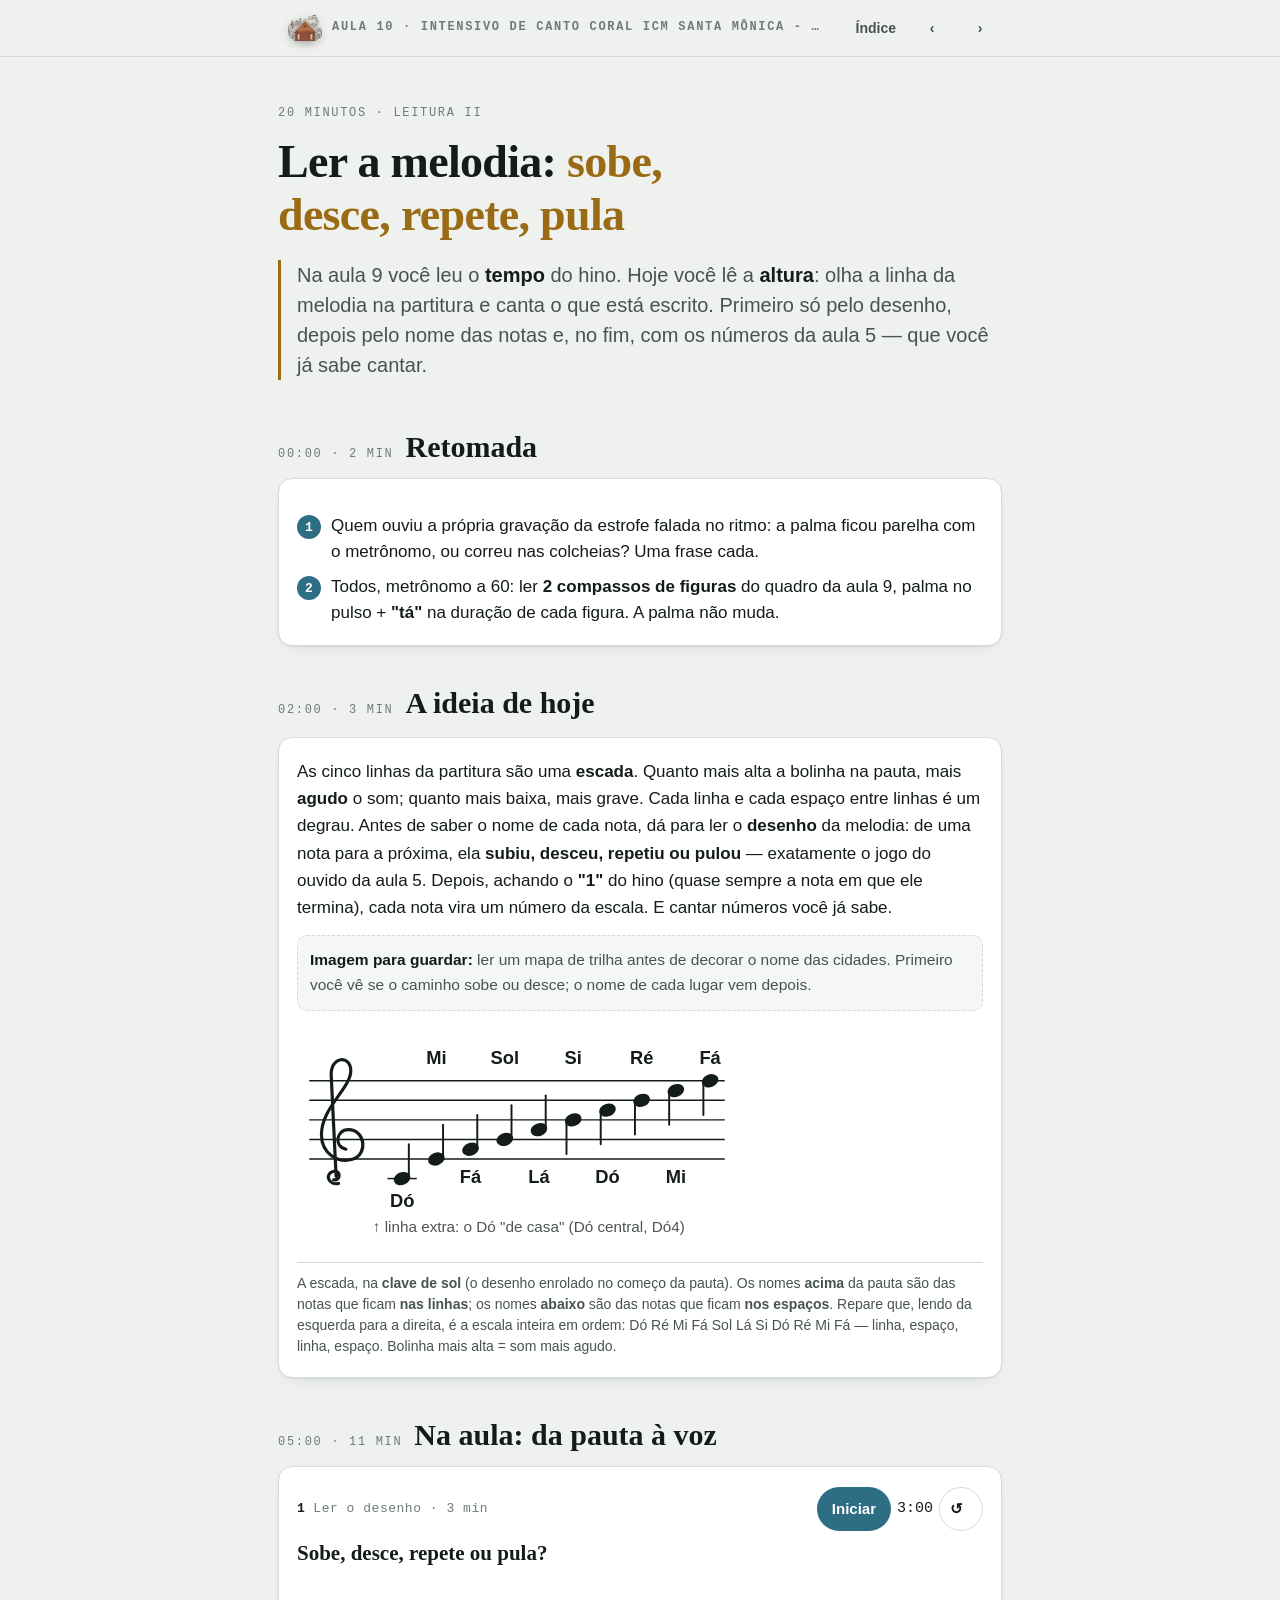
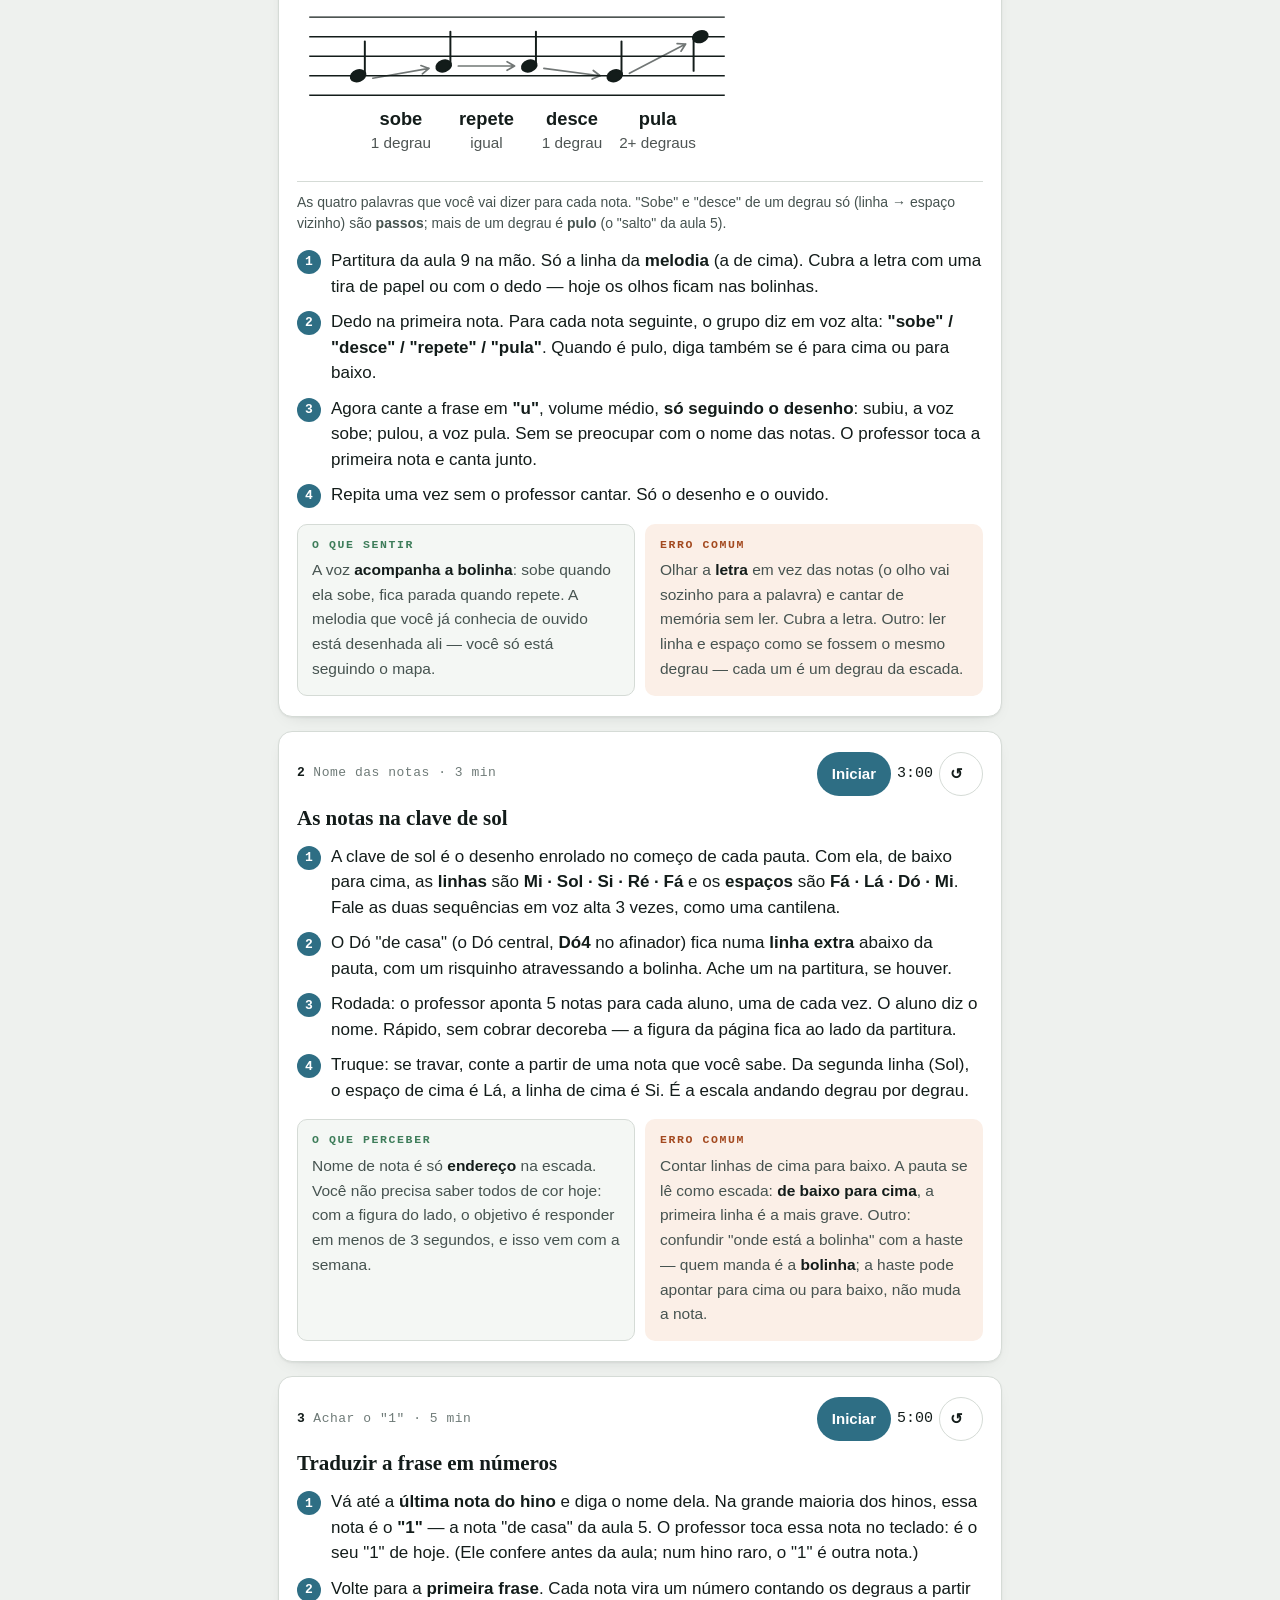
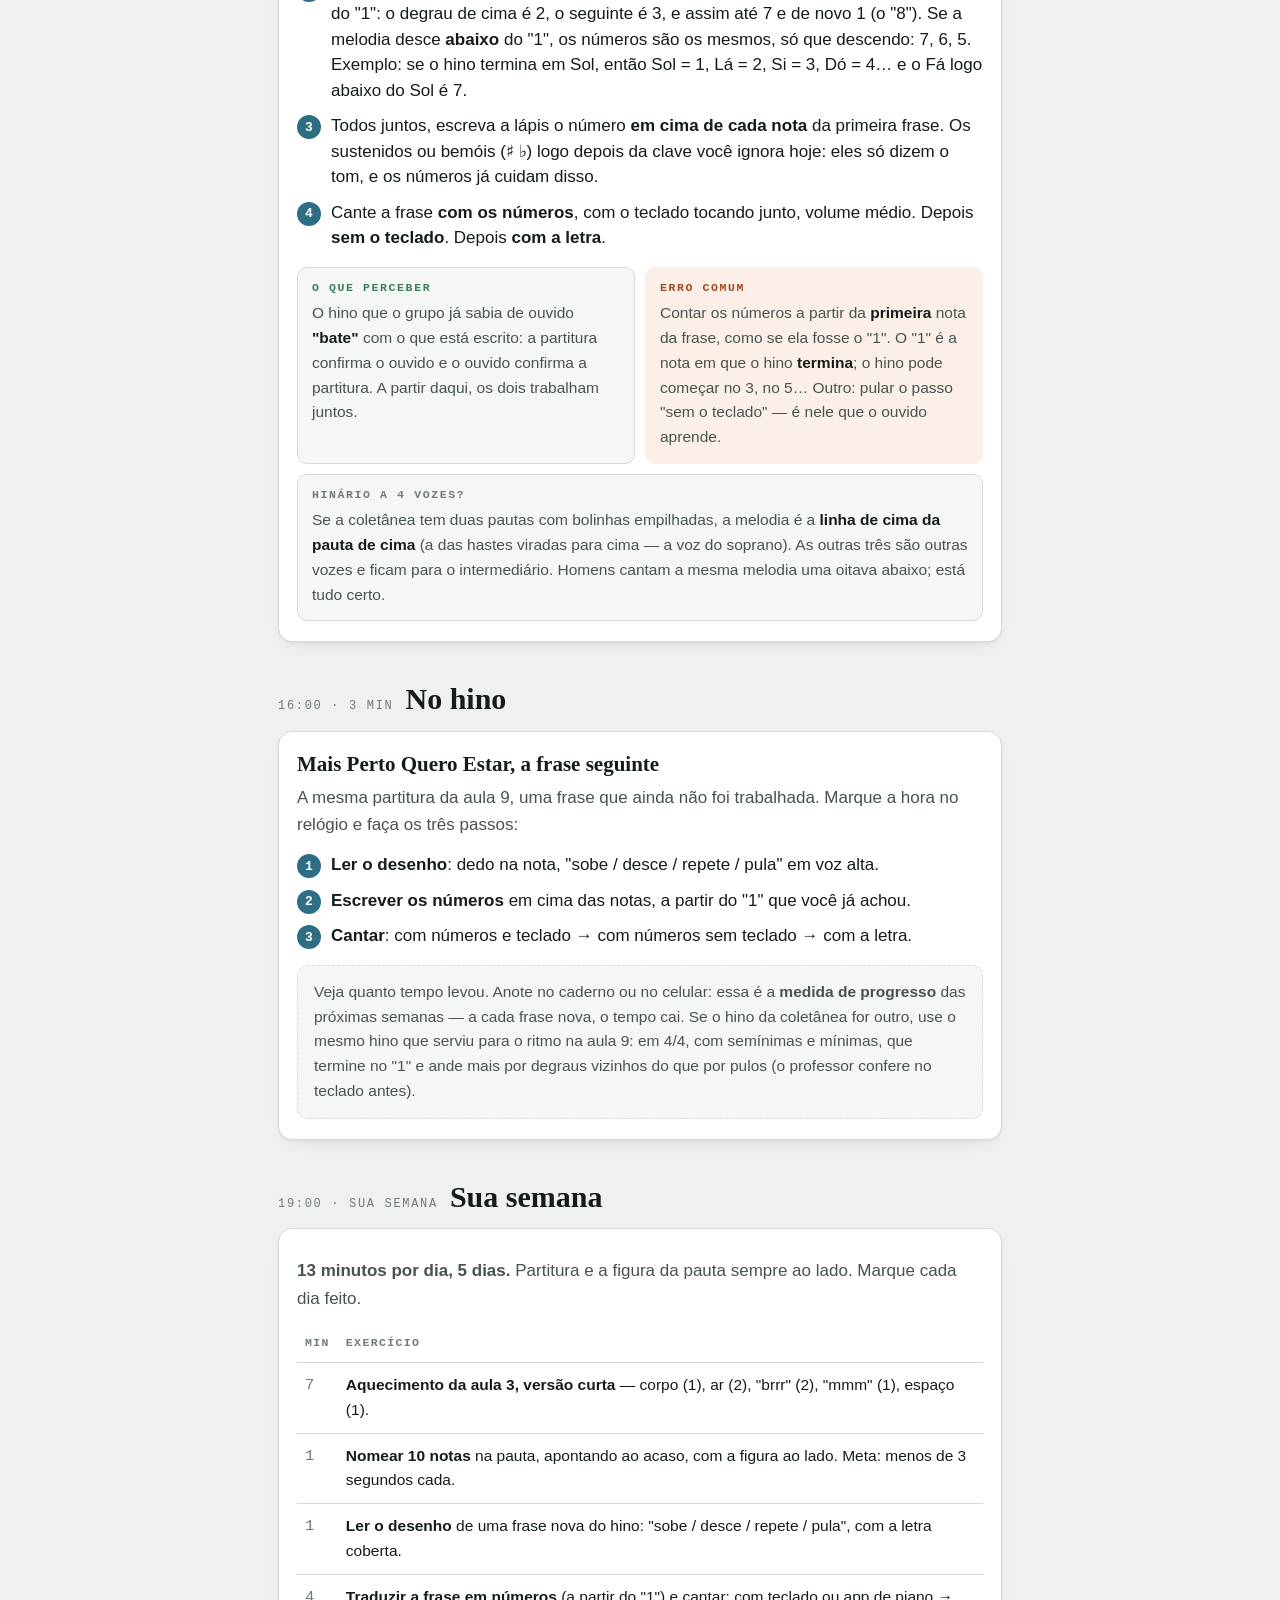
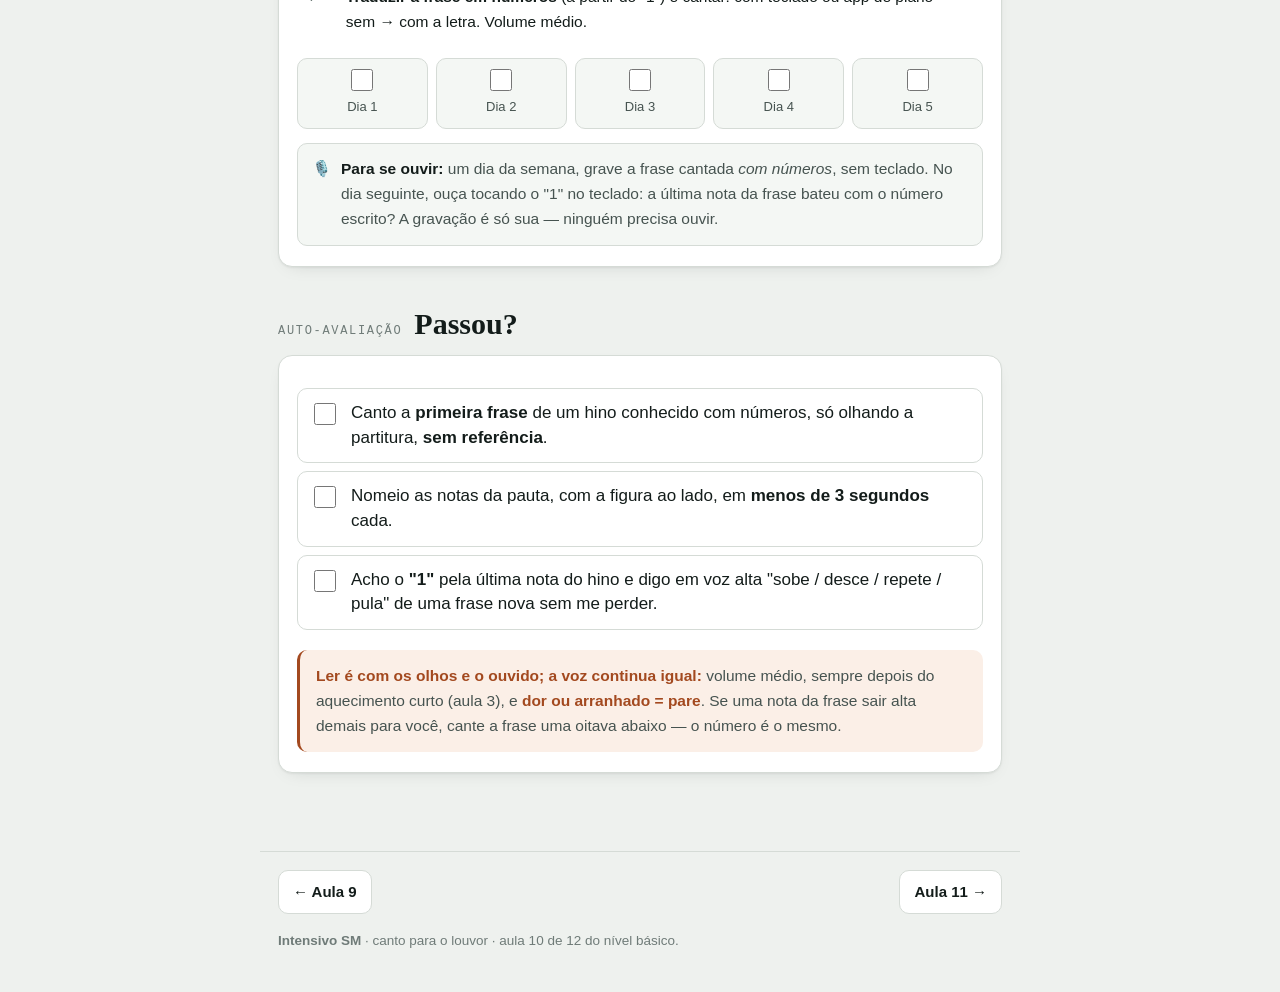
<file: aula-10-leitura-melodia.html>
<!doctype html>
<html lang="pt-BR">
<head>
<meta charset="utf-8">
<meta name="viewport" content="width=device-width, initial-scale=1, viewport-fit=cover">
<meta name="theme-color" content="#EEF1EE" media="(prefers-color-scheme: light)">
<meta name="theme-color" content="#0F1513" media="(prefers-color-scheme: dark)">
<title>Aula 10 · Leitura II: a melodia — Intensivo de Canto Coral ICM Santa Mônica - UDIA, MG</title>
<meta name="description" content="Ler a melodia na partitura: primeiro o desenho (sobe, desce, repete, pula), depois o nome das notas na clave de sol e, por fim, cada nota virando um número da escala. Aula de 20 minutos.">
<link rel="icon" type="image/x-icon" href="favicon.ico">
<link rel="icon" type="image/png" sizes="32x32" href="assets/img/favicon-32x32.png">
<link rel="icon" type="image/png" sizes="16x16" href="assets/img/favicon-16x16.png">
<link rel="apple-touch-icon" sizes="180x180" href="assets/img/apple-touch-icon.png">
<link rel="stylesheet" href="assets/style.css">
</head>
<body data-lesson="aula-10">

<header class="topbar">
  <div class="wrap">
    <a href="index.html" class="brand" title="Voltar ao início">
      <img src="assets/img/logo.png" alt="Logo ICM Santa Mônica" class="topbar-logo" width="34" height="34">
      <span class="eyebrow">
        <span class="brand-text-full">Aula 10 · Intensivo de Canto Coral ICM Santa Mônica - UDIA, MG</span>
        <span class="brand-text-short">Aula 10 · Intensivo SM</span>
      </span>
    </a>
    <nav aria-label="Navegação entre aulas">
      <a href="index.html">Índice</a>
      <a href="aula-09-leitura-ritmo.html" aria-label="Aula anterior">‹</a>
      <a href="aula-11-saude-vocal.html" aria-label="Próxima aula">›</a>
    </nav>
  </div>
</header>

<main class="wrap">

  <div class="hero">
    <span class="eyebrow">20 minutos · leitura II</span>
    <h1>Ler a melodia: <em>sobe, desce, repete, pula</em></h1>
    <p class="thesis">Na aula 9 você leu o <strong>tempo</strong> do hino. Hoje você lê a <strong>altura</strong>: olha a linha da melodia na partitura e canta o que está escrito. Primeiro só pelo desenho, depois pelo nome das notas e, no fim, com os números da aula 5 — que você já sabe cantar.</p>
  </div>

  <section id="retomada">
    <div class="sec-head"><span class="eyebrow">00:00 · 2 min</span><h2>Retomada</h2></div>
    <div class="card">
      <ol class="steps">
        <li>Quem ouviu a própria gravação da estrofe falada no ritmo: a palma ficou parelha com o metrônomo, ou correu nas colcheias? Uma frase cada.</li>
        <li>Todos, metrônomo a 60: ler <strong>2 compassos de figuras</strong> do quadro da aula 9, palma no pulso + <strong>"tá"</strong> na duração de cada figura. A palma não muda.</li>
      </ol>
    </div>
  </section>

  <section id="ideia">
    <div class="sec-head"><span class="eyebrow">02:00 · 3 min</span><h2>A ideia de hoje</h2></div>
    <div class="card idea">
      <p>As cinco linhas da partitura são uma <strong>escada</strong>. Quanto mais alta a bolinha na pauta, mais <strong>agudo</strong> o som; quanto mais baixa, mais grave. Cada linha e cada espaço entre linhas é um degrau. Antes de saber o nome de cada nota, dá para ler o <strong>desenho</strong> da melodia: de uma nota para a próxima, ela <strong>subiu, desceu, repetiu ou pulou</strong> — exatamente o jogo do ouvido da aula 5. Depois, achando o <strong>"1"</strong> do hino (quase sempre a nota em que ele termina), cada nota vira um número da escala. E cantar números você já sabe.</p>
      <p class="image"><b>Imagem para guardar:</b> ler um mapa de trilha antes de decorar o nome das cidades. Primeiro você vê se o caminho sobe ou desce; o nome de cada lugar vem depois.</p>
      <figure class="fig" style="margin-top:16px">
        <svg viewBox="0 0 360 176" width="100%" style="max-width:440px" role="img" aria-label="Pauta de cinco linhas com clave de sol e dez notas subindo em escada, da linha extra abaixo da pauta até a quinta linha. Notas nas linhas, de baixo para cima: Mi, Sol, Si, Ré, Fá. Notas nos espaços, de baixo para cima: Fá, Lá, Dó, Mi. Na linha extra abaixo da pauta fica o Dó central.">
          <g stroke="currentColor" stroke-width="1.2">
            <line x1="10" y1="44" x2="350" y2="44"/>
            <line x1="10" y1="60" x2="350" y2="60"/>
            <line x1="10" y1="76" x2="350" y2="76"/>
            <line x1="10" y1="92" x2="350" y2="92"/>
            <line x1="10" y1="108" x2="350" y2="108"/>
          </g>
          <path d="M 34 128 C 26 130 22 120 30 118 C 36 117 36 126 30 125 M 32 122 L 28 40 C 27 24 44 22 44 36 C 44 50 20 66 20 88 C 20 104 34 112 46 108 C 58 104 56 84 42 84 C 32 84 30 98 40 100" fill="none" stroke="currentColor" stroke-width="2.6" stroke-linecap="round" stroke-linejoin="round"/>
          <line x1="74" y1="124" x2="98" y2="124" stroke="currentColor" stroke-width="1.2"/>
          <g fill="currentColor" stroke="currentColor" stroke-width="1.6" stroke-linecap="round">
            <ellipse cx="86" cy="124" rx="6.2" ry="4.4" transform="rotate(-20 86 124)"/><line x1="91.5" y1="123" x2="91.5" y2="96"/>
            <ellipse cx="114" cy="108" rx="6.2" ry="4.4" transform="rotate(-20 114 108)"/><line x1="119.5" y1="107" x2="119.5" y2="80"/>
            <ellipse cx="142" cy="100" rx="6.2" ry="4.4" transform="rotate(-20 142 100)"/><line x1="147.5" y1="99" x2="147.5" y2="72"/>
            <ellipse cx="170" cy="92" rx="6.2" ry="4.4" transform="rotate(-20 170 92)"/><line x1="175.5" y1="91" x2="175.5" y2="64"/>
            <ellipse cx="198" cy="84" rx="6.2" ry="4.4" transform="rotate(-20 198 84)"/><line x1="203.5" y1="83" x2="203.5" y2="56"/>
            <ellipse cx="226" cy="76" rx="6.2" ry="4.4" transform="rotate(-20 226 76)"/><line x1="220.5" y1="77" x2="220.5" y2="104"/>
            <ellipse cx="254" cy="68" rx="6.2" ry="4.4" transform="rotate(-20 254 68)"/><line x1="248.5" y1="69" x2="248.5" y2="96"/>
            <ellipse cx="282" cy="60" rx="6.2" ry="4.4" transform="rotate(-20 282 60)"/><line x1="276.5" y1="61" x2="276.5" y2="88"/>
            <ellipse cx="310" cy="52" rx="6.2" ry="4.4" transform="rotate(-20 310 52)"/><line x1="304.5" y1="53" x2="304.5" y2="80"/>
            <ellipse cx="338" cy="44" rx="6.2" ry="4.4" transform="rotate(-20 338 44)"/><line x1="332.5" y1="45" x2="332.5" y2="72"/>
          </g>
          <g fill="currentColor" font-size="15" font-weight="600" text-anchor="middle">
            <text x="114" y="30">Mi</text><text x="170" y="30">Sol</text><text x="226" y="30">Si</text><text x="282" y="30">Ré</text><text x="338" y="30">Fá</text>
          </g>
          <g fill="currentColor" font-size="15" font-weight="600" text-anchor="middle">
            <text x="142" y="128">Fá</text><text x="198" y="128">Lá</text><text x="254" y="128">Dó</text><text x="310" y="128">Mi</text>
          </g>
          <text x="86" y="147" fill="currentColor" font-size="15" font-weight="600" text-anchor="middle">Dó</text>
          <text x="62" y="168" fill="currentColor" font-size="12.5" opacity=".75">↑ linha extra: o Dó "de casa" (Dó central, Dó4)</text>
        </svg>
        <figcaption>A escada, na <strong>clave de sol</strong> (o desenho enrolado no começo da pauta). Os nomes <strong>acima</strong> da pauta são das notas que ficam <strong>nas linhas</strong>; os nomes <strong>abaixo</strong> são das notas que ficam <strong>nos espaços</strong>. Repare que, lendo da esquerda para a direita, é a escala inteira em ordem: Dó Ré Mi Fá Sol Lá Si Dó Ré Mi Fá — linha, espaço, linha, espaço. Bolinha mais alta = som mais agudo.</figcaption>
      </figure>
    </div>
  </section>

  <section id="aula">
    <div class="sec-head"><span class="eyebrow">05:00 · 11 min</span><h2>Na aula: da pauta à voz</h2></div>

    <article class="card block">
      <div class="block-top">
        <span class="chip"><b>1</b> Ler o desenho · 3 min</span>
        <div class="timer" data-seconds="180"><button type="button" class="primary">Iniciar</button><output>3:00</output><button type="button" class="reset" aria-label="Zerar o tempo">↺</button></div>
      </div>
      <h3>Sobe, desce, repete ou pula?</h3>
      <figure class="fig" style="margin-top:12px">
        <svg viewBox="0 0 360 150" width="100%" style="max-width:440px" role="img" aria-label="Pauta com cinco notas e setas entre elas mostrando o desenho da melodia: da primeira para a segunda nota sobe um degrau; a terceira repete a mesma altura; a quarta desce um degrau; a quinta pula vários degraus para cima.">
          <g stroke="currentColor" stroke-width="1.2">
            <line x1="10" y1="32" x2="350" y2="32"/>
            <line x1="10" y1="48" x2="350" y2="48"/>
            <line x1="10" y1="64" x2="350" y2="64"/>
            <line x1="10" y1="80" x2="350" y2="80"/>
            <line x1="10" y1="96" x2="350" y2="96"/>
          </g>
          <g fill="currentColor" stroke="currentColor" stroke-width="1.6" stroke-linecap="round">
            <ellipse cx="50" cy="80" rx="6.2" ry="4.4" transform="rotate(-20 50 80)"/><line x1="55.5" y1="79" x2="55.5" y2="52"/>
            <ellipse cx="120" cy="72" rx="6.2" ry="4.4" transform="rotate(-20 120 72)"/><line x1="125.5" y1="71" x2="125.5" y2="44"/>
            <ellipse cx="190" cy="72" rx="6.2" ry="4.4" transform="rotate(-20 190 72)"/><line x1="195.5" y1="71" x2="195.5" y2="44"/>
            <ellipse cx="260" cy="80" rx="6.2" ry="4.4" transform="rotate(-20 260 80)"/><line x1="265.5" y1="79" x2="265.5" y2="52"/>
            <ellipse cx="330" cy="48" rx="6.2" ry="4.4" transform="rotate(-20 330 48)"/><line x1="324.5" y1="49" x2="324.5" y2="76"/>
          </g>
          <g fill="none" stroke="currentColor" stroke-width="1.4" stroke-linecap="round" stroke-linejoin="round" opacity=".6">
            <path d="M 62 82 L 108 74 M 102.6 78.5 L 108 74 L 101.4 71.6"/>
            <path d="M 132 72 L 178 72 M 171.9 75.5 L 178 72 L 171.9 68.5"/>
            <path d="M 202 74 L 248 80 M 241.5 82.7 L 248 80 L 242.4 75.7"/>
            <path d="M 272 78 L 318 54 M 314.2 59.9 L 318 54 L 311.0 53.7"/>
          </g>
          <g fill="currentColor" font-size="15" font-weight="600" text-anchor="middle">
            <text x="85" y="120">sobe</text>
            <text x="155" y="120">repete</text>
            <text x="225" y="120">desce</text>
            <text x="295" y="120">pula</text>
          </g>
          <g fill="currentColor" font-size="12.5" opacity=".75" text-anchor="middle">
            <text x="85" y="139">1 degrau</text>
            <text x="155" y="139">igual</text>
            <text x="225" y="139">1 degrau</text>
            <text x="295" y="139">2+ degraus</text>
          </g>
        </svg>
        <figcaption>As quatro palavras que você vai dizer para cada nota. "Sobe" e "desce" de um degrau só (linha → espaço vizinho) são <strong>passos</strong>; mais de um degrau é <strong>pulo</strong> (o "salto" da aula 5).</figcaption>
      </figure>
      <ol class="steps">
        <li>Partitura da aula 9 na mão. Só a linha da <strong>melodia</strong> (a de cima). Cubra a letra com uma tira de papel ou com o dedo — hoje os olhos ficam nas bolinhas.</li>
        <li>Dedo na primeira nota. Para cada nota seguinte, o grupo diz em voz alta: <strong>"sobe" / "desce" / "repete" / "pula"</strong>. Quando é pulo, diga também se é para cima ou para baixo.</li>
        <li>Agora cante a frase em <strong>"u"</strong>, volume médio, <strong>só seguindo o desenho</strong>: subiu, a voz sobe; pulou, a voz pula. Sem se preocupar com o nome das notas. O professor toca a primeira nota e canta junto.</li>
        <li>Repita uma vez sem o professor cantar. Só o desenho e o ouvido.</li>
      </ol>
      <div class="fields">
        <div class="field feel"><h4>O que sentir</h4><p>A voz <strong>acompanha a bolinha</strong>: sobe quando ela sobe, fica parada quando repete. A melodia que você já conhecia de ouvido está desenhada ali — você só está seguindo o mapa.</p></div>
        <div class="field warn"><h4>Erro comum</h4><p>Olhar a <strong>letra</strong> em vez das notas (o olho vai sozinho para a palavra) e cantar de memória sem ler. Cubra a letra. Outro: ler linha e espaço como se fossem o mesmo degrau — cada um é um degrau da escada.</p></div>
      </div>
    </article>

    <article class="card block">
      <div class="block-top">
        <span class="chip"><b>2</b> Nome das notas · 3 min</span>
        <div class="timer" data-seconds="180"><button type="button" class="primary">Iniciar</button><output>3:00</output><button type="button" class="reset" aria-label="Zerar o tempo">↺</button></div>
      </div>
      <h3>As notas na clave de sol</h3>
      <ol class="steps">
        <li>A clave de sol é o desenho enrolado no começo de cada pauta. Com ela, de baixo para cima, as <strong>linhas</strong> são <strong>Mi · Sol · Si · Ré · Fá</strong> e os <strong>espaços</strong> são <strong>Fá · Lá · Dó · Mi</strong>. Fale as duas sequências em voz alta 3 vezes, como uma cantilena.</li>
        <li>O Dó "de casa" (o Dó central, <strong>Dó4</strong> no afinador) fica numa <strong>linha extra</strong> abaixo da pauta, com um risquinho atravessando a bolinha. Ache um na partitura, se houver.</li>
        <li>Rodada: o professor aponta 5 notas para cada aluno, uma de cada vez. O aluno diz o nome. Rápido, sem cobrar decoreba — a figura da página fica ao lado da partitura.</li>
        <li>Truque: se travar, conte a partir de uma nota que você sabe. Da segunda linha (Sol), o espaço de cima é Lá, a linha de cima é Si. É a escala andando degrau por degrau.</li>
      </ol>
      <div class="fields">
        <div class="field feel"><h4>O que perceber</h4><p>Nome de nota é só <strong>endereço</strong> na escada. Você não precisa saber todos de cor hoje: com a figura do lado, o objetivo é responder em menos de 3 segundos, e isso vem com a semana.</p></div>
        <div class="field warn"><h4>Erro comum</h4><p>Contar linhas de cima para baixo. A pauta se lê como escada: <strong>de baixo para cima</strong>, a primeira linha é a mais grave. Outro: confundir "onde está a bolinha" com a haste — quem manda é a <strong>bolinha</strong>; a haste pode apontar para cima ou para baixo, não muda a nota.</p></div>
      </div>
    </article>

    <article class="card block">
      <div class="block-top">
        <span class="chip"><b>3</b> Achar o "1" · 5 min</span>
        <div class="timer" data-seconds="300"><button type="button" class="primary">Iniciar</button><output>5:00</output><button type="button" class="reset" aria-label="Zerar o tempo">↺</button></div>
      </div>
      <h3>Traduzir a frase em números</h3>
      <ol class="steps">
        <li>Vá até a <strong>última nota do hino</strong> e diga o nome dela. Na grande maioria dos hinos, essa nota é o <strong>"1"</strong> — a nota "de casa" da aula 5. O professor toca essa nota no teclado: é o seu "1" de hoje. (Ele confere antes da aula; num hino raro, o "1" é outra nota.)</li>
        <li>Volte para a <strong>primeira frase</strong>. Cada nota vira um número contando os degraus a partir do "1": o degrau de cima é 2, o seguinte é 3, e assim até 7 e de novo 1 (o "8"). Se a melodia desce <strong>abaixo</strong> do "1", os números são os mesmos, só que descendo: 7, 6, 5. Exemplo: se o hino termina em Sol, então Sol = 1, Lá = 2, Si = 3, Dó = 4… e o Fá logo abaixo do Sol é 7.</li>
        <li>Todos juntos, escreva a lápis o número <strong>em cima de cada nota</strong> da primeira frase. Os sustenidos ou bemóis (♯ ♭) logo depois da clave você ignora hoje: eles só dizem o tom, e os números já cuidam disso.</li>
        <li>Cante a frase <strong>com os números</strong>, com o teclado tocando junto, volume médio. Depois <strong>sem o teclado</strong>. Depois <strong>com a letra</strong>.</li>
      </ol>
      <div class="fields">
        <div class="field feel"><h4>O que perceber</h4><p>O hino que o grupo já sabia de ouvido <strong>"bate"</strong> com o que está escrito: a partitura confirma o ouvido e o ouvido confirma a partitura. A partir daqui, os dois trabalham juntos.</p></div>
        <div class="field warn"><h4>Erro comum</h4><p>Contar os números a partir da <strong>primeira</strong> nota da frase, como se ela fosse o "1". O "1" é a nota em que o hino <strong>termina</strong>; o hino pode começar no 3, no 5… Outro: pular o passo "sem o teclado" — é nele que o ouvido aprende.</p></div>
        <div class="field span"><h4>Hinário a 4 vozes?</h4><p>Se a coletânea tem duas pautas com bolinhas empilhadas, a melodia é a <strong>linha de cima da pauta de cima</strong> (a das hastes viradas para cima — a voz do soprano). As outras três são outras vozes e ficam para o intermediário. Homens cantam a mesma melodia uma oitava abaixo; está tudo certo.</p></div>
      </div>
    </article>
  </section>

  <section id="hino">
    <div class="sec-head"><span class="eyebrow">16:00 · 3 min</span><h2>No hino</h2></div>
    <div class="card">
      <h3>Mais Perto Quero Estar, a frase seguinte</h3>
      <p class="lede">A mesma partitura da aula 9, uma frase que ainda não foi trabalhada. Marque a hora no relógio e faça os três passos:</p>
      <ol class="steps">
        <li><strong>Ler o desenho</strong>: dedo na nota, "sobe / desce / repete / pula" em voz alta.</li>
        <li><strong>Escrever os números</strong> em cima das notas, a partir do "1" que você já achou.</li>
        <li><strong>Cantar</strong>: com números e teclado → com números sem teclado → com a letra.</li>
      </ol>
      <p class="next">Veja quanto tempo levou. Anote no caderno ou no celular: essa é a <strong>medida de progresso</strong> das próximas semanas — a cada frase nova, o tempo cai. Se o hino da coletânea for outro, use o mesmo hino que serviu para o ritmo na aula 9: em 4/4, com semínimas e mínimas, que termine no "1" e ande mais por degraus vizinhos do que por pulos (o professor confere no teclado antes).</p>
    </div>
  </section>

  <section id="semana">
    <div class="sec-head"><span class="eyebrow">19:00 · sua semana</span><h2>Sua semana</h2></div>
    <div class="card">
      <p class="lede"><strong>13 minutos por dia, 5 dias.</strong> Partitura e a figura da pauta sempre ao lado. Marque cada dia feito.</p>
      <table class="routine">
        <thead><tr><th>min</th><th>Exercício</th></tr></thead>
        <tbody>
          <tr><td class="min">7</td><td><strong>Aquecimento da aula 3, versão curta</strong> — corpo (1), ar (2), "brrr" (2), "mmm" (1), espaço (1).</td></tr>
          <tr><td class="min">1</td><td><strong>Nomear 10 notas</strong> na pauta, apontando ao acaso, com a figura ao lado. Meta: menos de 3 segundos cada.</td></tr>
          <tr><td class="min">1</td><td><strong>Ler o desenho</strong> de uma frase nova do hino: "sobe / desce / repete / pula", com a letra coberta.</td></tr>
          <tr><td class="min">4</td><td><strong>Traduzir a frase em números</strong> (a partir do "1") e cantar: com teclado ou app de piano → sem → com a letra. Volume médio.</td></tr>
        </tbody>
      </table>
      <div class="days" role="group" aria-label="Dias de treino feitos">
        <label><input type="checkbox" data-key="d1"><span>Dia 1</span></label>
        <label><input type="checkbox" data-key="d2"><span>Dia 2</span></label>
        <label><input type="checkbox" data-key="d3"><span>Dia 3</span></label>
        <label><input type="checkbox" data-key="d4"><span>Dia 4</span></label>
        <label><input type="checkbox" data-key="d5"><span>Dia 5</span></label>
      </div>
      <p class="record">🎙️ <span><strong>Para se ouvir:</strong> um dia da semana, grave a frase cantada <em>com números</em>, sem teclado. No dia seguinte, ouça tocando o "1" no teclado: a última nota da frase bateu com o número escrito? A gravação é só sua — ninguém precisa ouvir.</span></p>
    </div>
  </section>

  <section id="passou">
    <div class="sec-head"><span class="eyebrow">auto-avaliação</span><h2>Passou?</h2></div>
    <div class="card">
      <ul class="checks">
        <li><label><input type="checkbox" data-key="p1"><span>Canto a <strong>primeira frase</strong> de um hino conhecido com números, só olhando a partitura, <strong>sem referência</strong>.</span></label></li>
        <li><label><input type="checkbox" data-key="p2"><span>Nomeio as notas da pauta, com a figura ao lado, em <strong>menos de 3 segundos</strong> cada.</span></label></li>
        <li><label><input type="checkbox" data-key="p3"><span>Acho o <strong>"1"</strong> pela última nota do hino e digo em voz alta "sobe / desce / repete / pula" de uma frase nova sem me perder.</span></label></li>
      </ul>
      <p class="rule"><strong>Ler é com os olhos e o ouvido; a voz continua igual:</strong> volume médio, sempre depois do aquecimento curto (aula 3), e <strong>dor ou arranhado = pare</strong>. Se uma nota da frase sair alta demais para você, cante a frase uma oitava abaixo — o número é o mesmo.</p>
    </div>
  </section>

</main>

<footer>
  <div class="wrap">
    <nav class="footnav" aria-label="Navegação entre aulas">
      <a href="aula-09-leitura-ritmo.html">← Aula 9</a>
      <a href="aula-11-saude-vocal.html">Aula 11 →</a>
    </nav>
    <p><b>Intensivo SM</b> · canto para o louvor · aula 10 de 12 do nível básico.</p>
  </div>
</footer>

<script src="assets/app.js"></script>
</body>
</html>
</file>
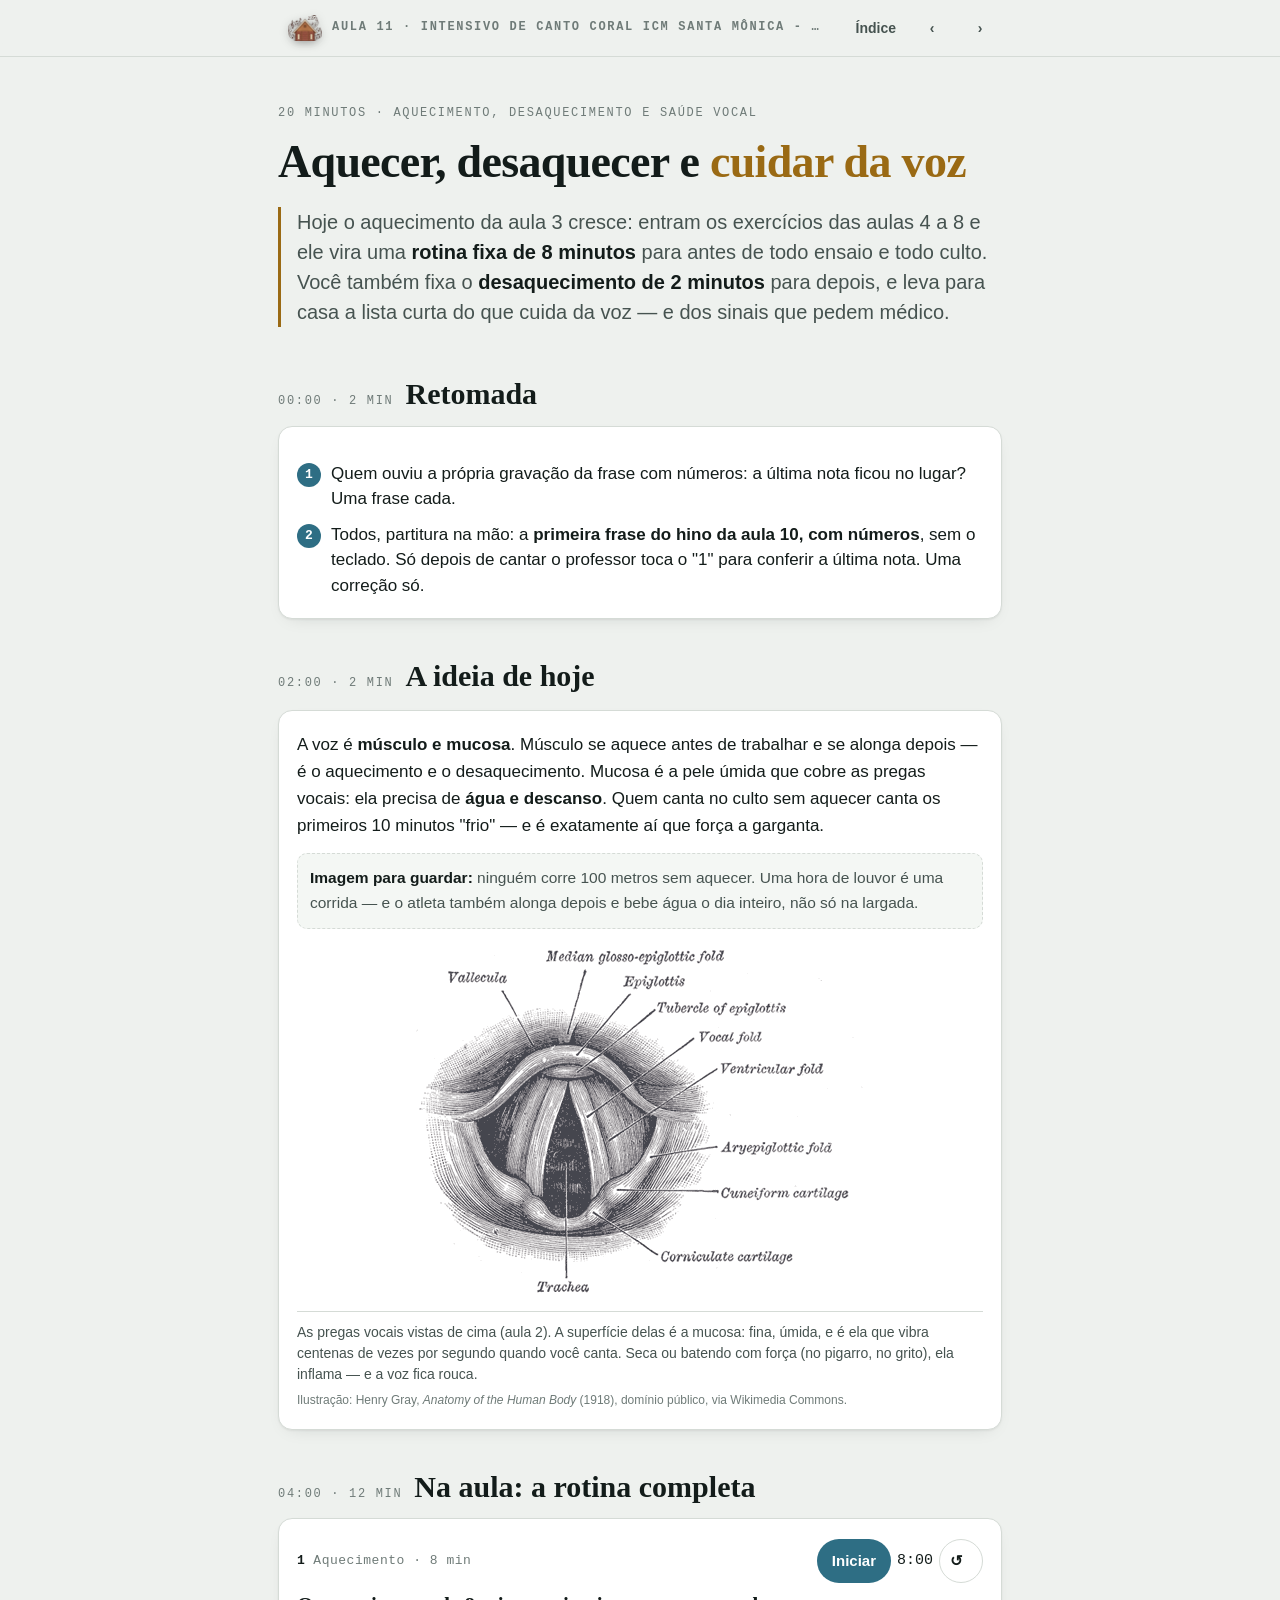
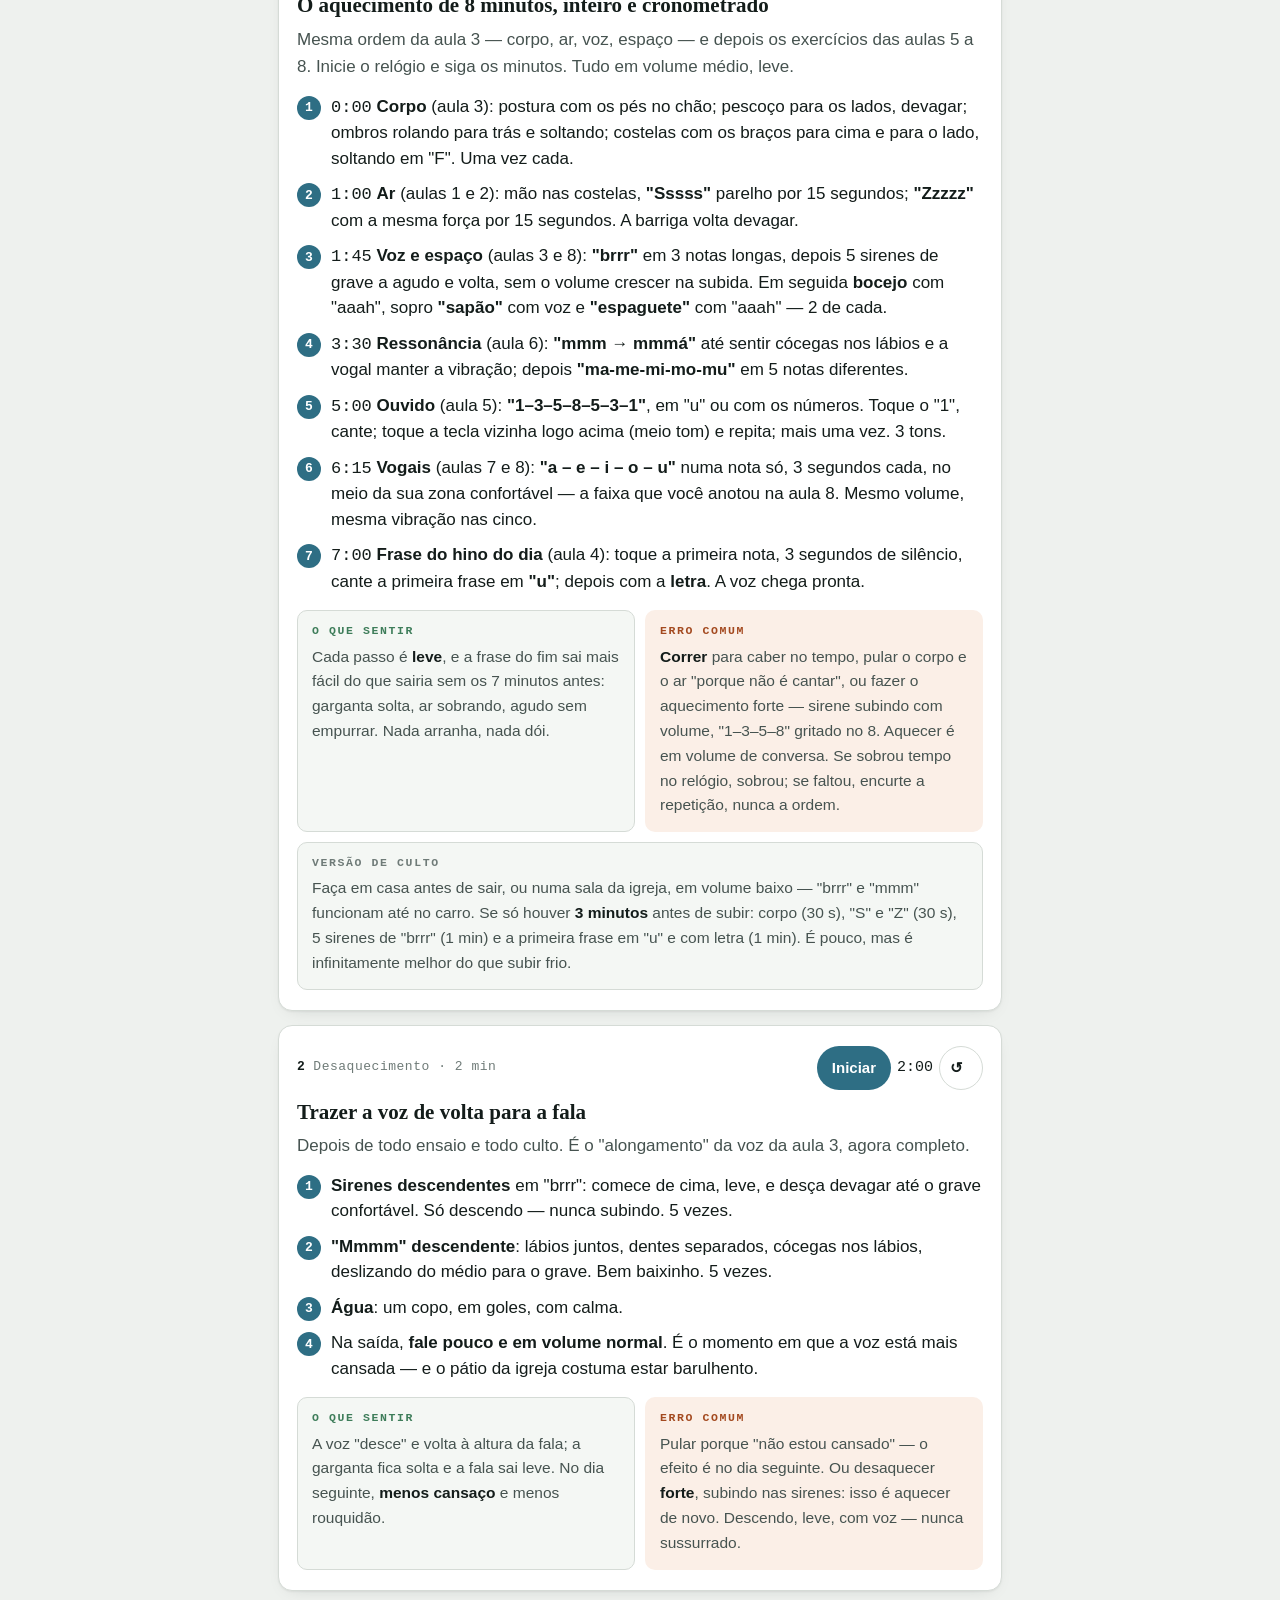
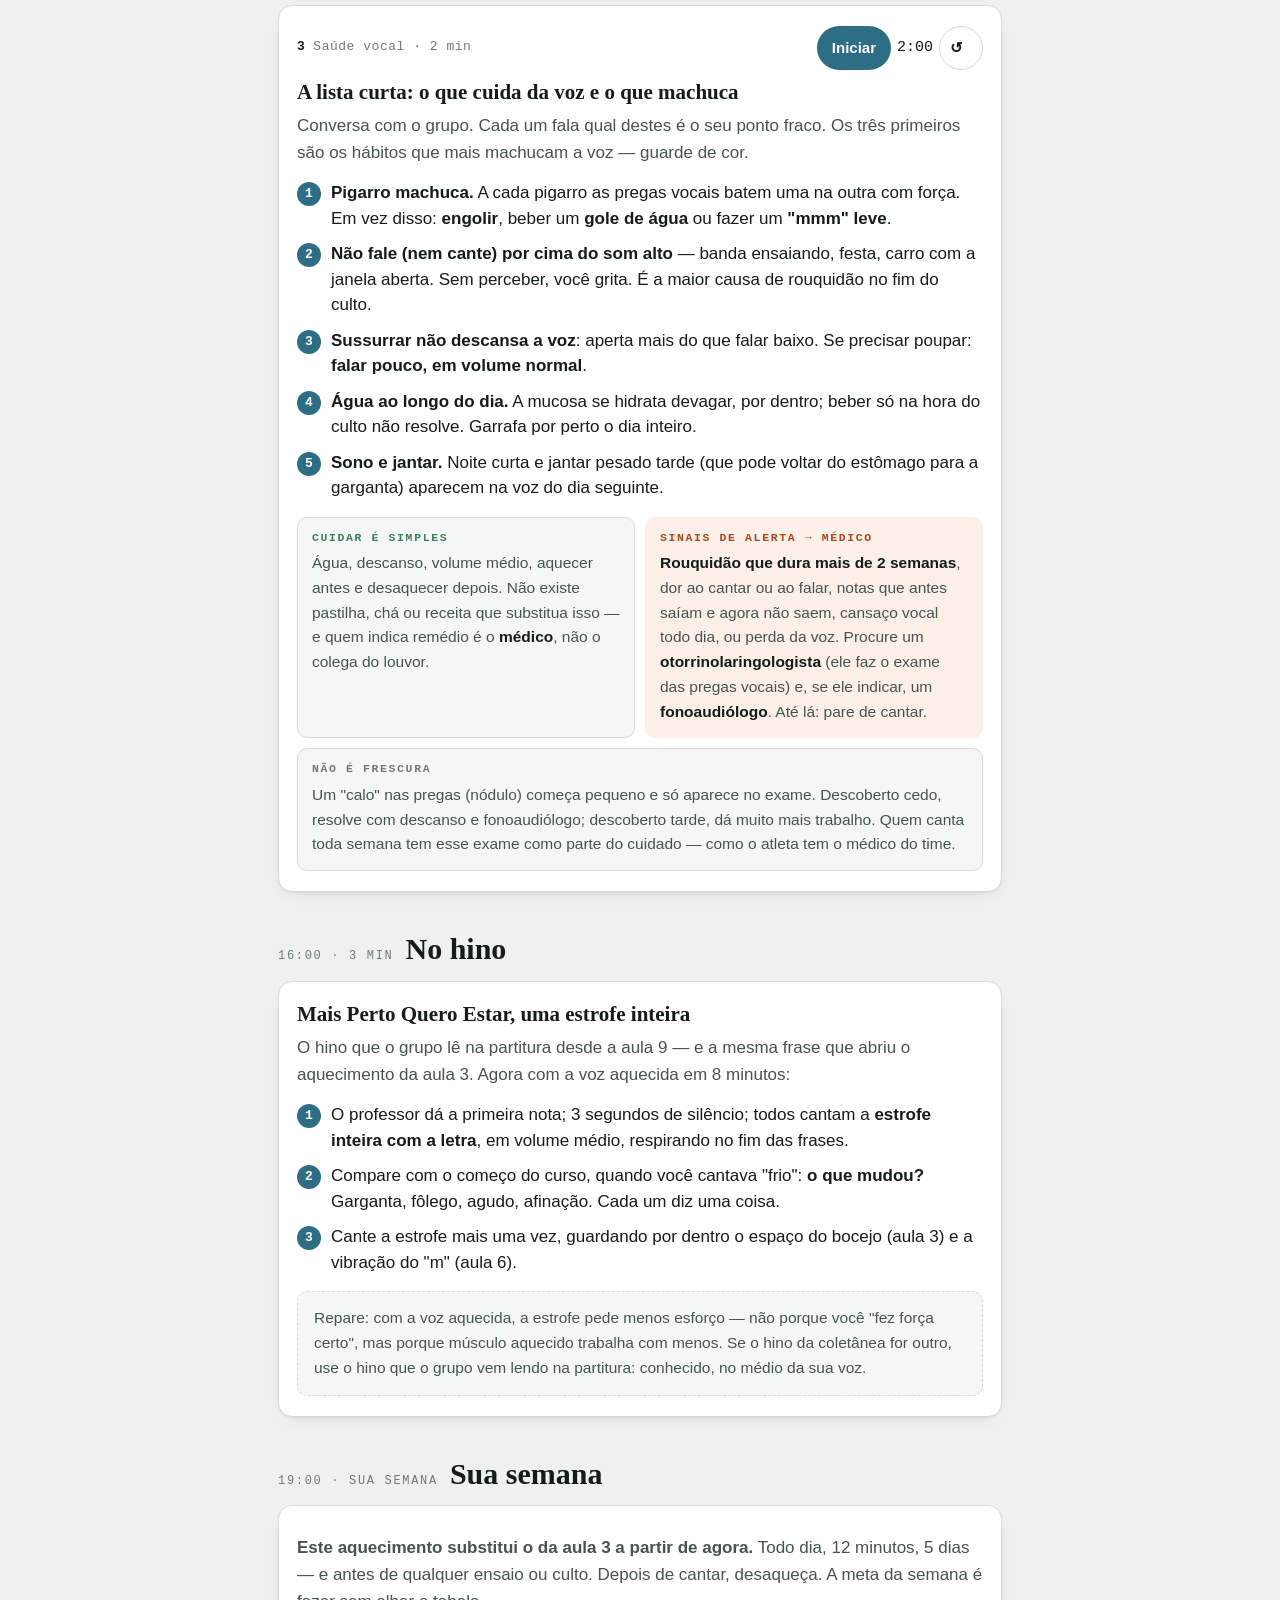
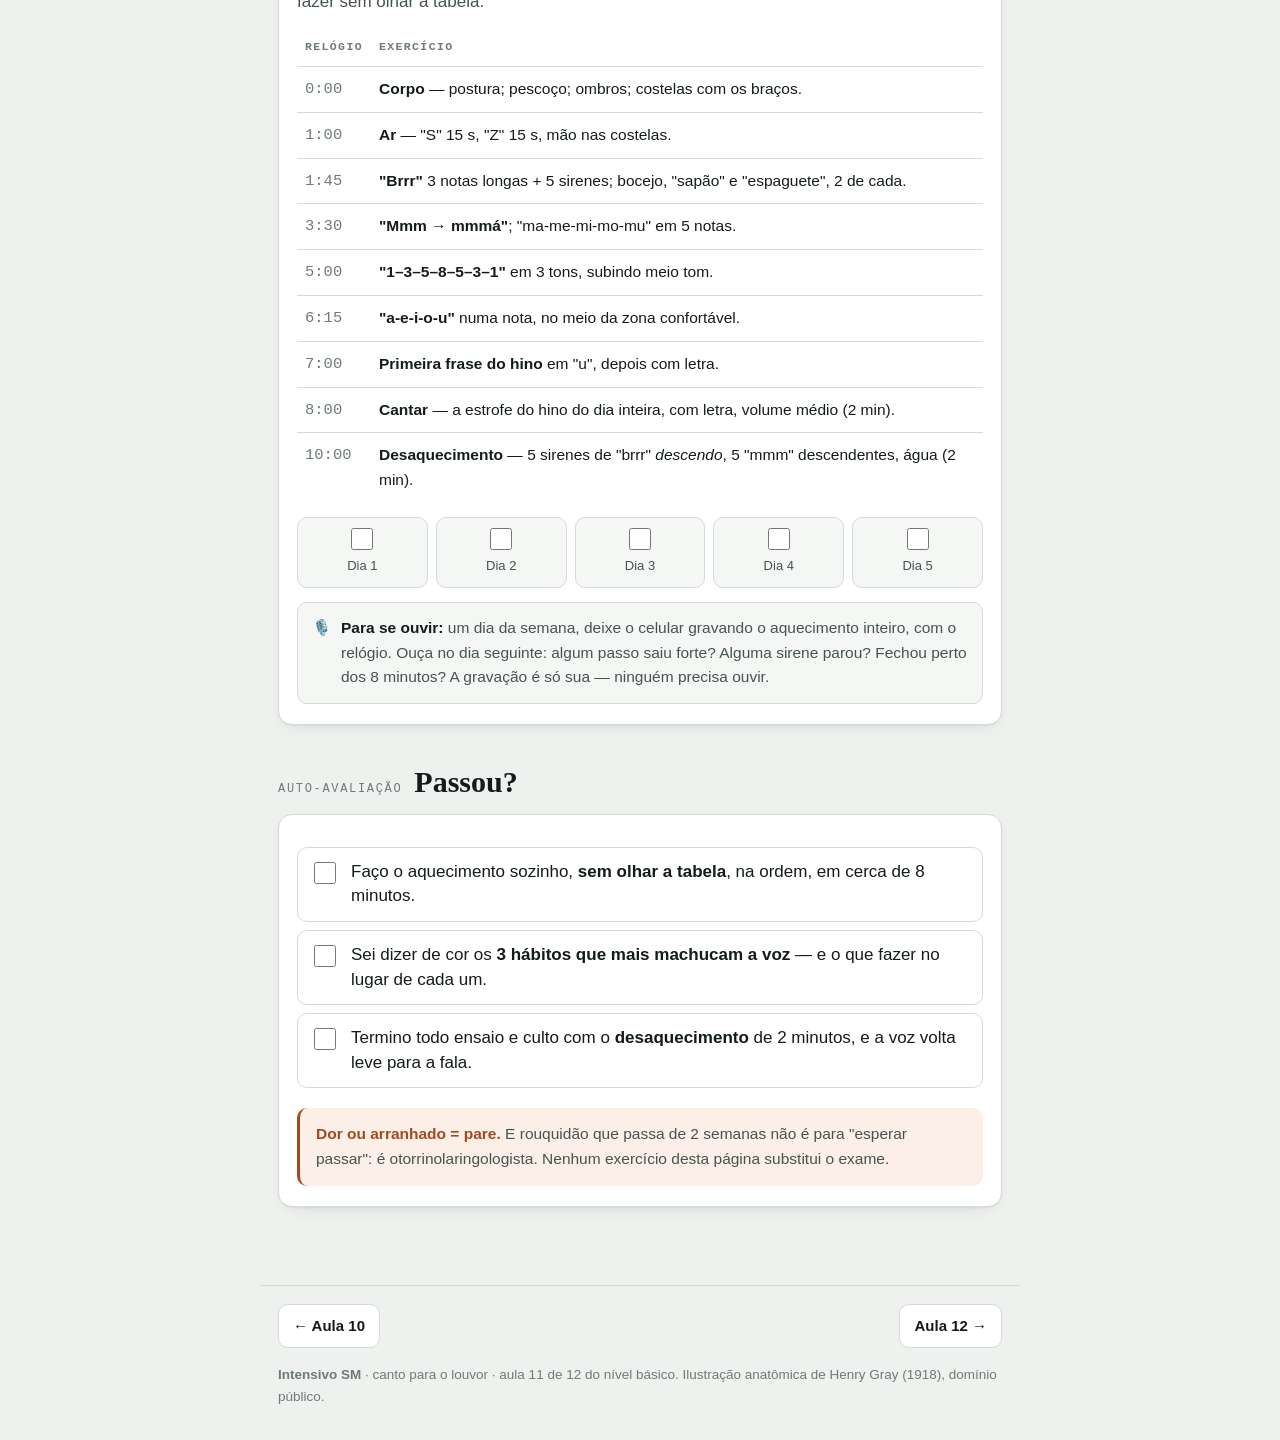
<file: aula-11-saude-vocal.html>
<!doctype html>
<html lang="pt-BR">
<head>
<meta charset="utf-8">
<meta name="viewport" content="width=device-width, initial-scale=1, viewport-fit=cover">
<meta name="theme-color" content="#EEF1EE" media="(prefers-color-scheme: light)">
<meta name="theme-color" content="#0F1513" media="(prefers-color-scheme: dark)">
<title>Aula 11 · Saúde vocal — Intensivo de Canto Coral ICM Santa Mônica - UDIA, MG</title>
<meta name="description" content="O aquecimento de 8 minutos para antes de todo ensaio e culto, o desaquecimento de 2 minutos para depois, e a lista curta de cuidados e sinais de alerta da voz. Aula de 20 minutos.">
<link rel="icon" type="image/x-icon" href="favicon.ico">
<link rel="icon" type="image/png" sizes="32x32" href="assets/img/favicon-32x32.png">
<link rel="icon" type="image/png" sizes="16x16" href="assets/img/favicon-16x16.png">
<link rel="apple-touch-icon" sizes="180x180" href="assets/img/apple-touch-icon.png">
<link rel="stylesheet" href="assets/style.css">
</head>
<body data-lesson="aula-11">

<header class="topbar">
  <div class="wrap">
    <a href="index.html" class="brand" title="Voltar ao início">
      <img src="assets/img/logo.png" alt="Logo ICM Santa Mônica" class="topbar-logo" width="34" height="34">
      <span class="eyebrow">
        <span class="brand-text-full">Aula 11 · Intensivo de Canto Coral ICM Santa Mônica - UDIA, MG</span>
        <span class="brand-text-short">Aula 11 · Intensivo SM</span>
      </span>
    </a>
    <nav aria-label="Navegação entre aulas">
      <a href="index.html">Índice</a>
      <a href="aula-10-leitura-melodia.html" aria-label="Aula anterior">‹</a>
      <a href="aula-12-louvor-do-zero.html" aria-label="Próxima aula">›</a>
    </nav>
  </div>
</header>

<main class="wrap">

  <div class="hero">
    <span class="eyebrow">20 minutos · aquecimento, desaquecimento e saúde vocal</span>
    <h1>Aquecer, desaquecer e <em>cuidar da voz</em></h1>
    <p class="thesis">Hoje o aquecimento da aula 3 cresce: entram os exercícios das aulas 4 a 8 e ele vira uma <strong>rotina fixa de 8 minutos</strong> para antes de todo ensaio e todo culto. Você também fixa o <strong>desaquecimento de 2 minutos</strong> para depois, e leva para casa a lista curta do que cuida da voz — e dos sinais que pedem médico.</p>
  </div>

  <section id="retomada">
    <div class="sec-head"><span class="eyebrow">00:00 · 2 min</span><h2>Retomada</h2></div>
    <div class="card">
      <ol class="steps">
        <li>Quem ouviu a própria gravação da frase com números: a última nota ficou no lugar? Uma frase cada.</li>
        <li>Todos, partitura na mão: a <strong>primeira frase do hino da aula 10, com números</strong>, sem o teclado. Só depois de cantar o professor toca o "1" para conferir a última nota. Uma correção só.</li>
      </ol>
    </div>
  </section>

  <section id="ideia">
    <div class="sec-head"><span class="eyebrow">02:00 · 2 min</span><h2>A ideia de hoje</h2></div>
    <div class="card idea">
      <p>A voz é <strong>músculo e mucosa</strong>. Músculo se aquece antes de trabalhar e se alonga depois — é o aquecimento e o desaquecimento. Mucosa é a pele úmida que cobre as pregas vocais: ela precisa de <strong>água e descanso</strong>. Quem canta no culto sem aquecer canta os primeiros 10 minutos "frio" — e é exatamente aí que força a garganta.</p>
      <p class="image"><b>Imagem para guardar:</b> ninguém corre 100 metros sem aquecer. Uma hora de louvor é uma corrida — e o atleta também alonga depois e bebe água o dia inteiro, não só na largada.</p>
      <figure class="fig" style="margin-top:16px">
        <img src="assets/img/gray956.png" width="450" height="354" alt="Desenho anatômico da laringe vista de cima, mostrando as duas pregas vocais como duas faixas claras com uma abertura em forma de V entre elas." loading="lazy">
        <figcaption>As pregas vocais vistas de cima (aula 2). A superfície delas é a mucosa: fina, úmida, e é ela que vibra centenas de vezes por segundo quando você canta. Seca ou batendo com força (no pigarro, no grito), ela inflama — e a voz fica rouca.
          <span class="credit">Ilustração: Henry Gray, <em>Anatomy of the Human Body</em> (1918), domínio público, via Wikimedia Commons.</span></figcaption>
      </figure>
    </div>
  </section>

  <section id="aula">
    <div class="sec-head"><span class="eyebrow">04:00 · 12 min</span><h2>Na aula: a rotina completa</h2></div>

    <article class="card block">
      <div class="block-top">
        <span class="chip"><b>1</b> Aquecimento · 8 min</span>
        <div class="timer" data-seconds="480"><button type="button" class="primary">Iniciar</button><output>8:00</output><button type="button" class="reset" aria-label="Zerar o tempo">↺</button></div>
      </div>
      <h3>O aquecimento de 8 minutos, inteiro e cronometrado</h3>
      <p class="lede">Mesma ordem da aula 3 — corpo, ar, voz, espaço — e depois os exercícios das aulas 5 a 8. Inicie o relógio e siga os minutos. Tudo em volume médio, leve.</p>
      <ol class="steps">
        <li><span class="mono">0:00</span> <strong>Corpo</strong> (aula 3): postura com os pés no chão; pescoço para os lados, devagar; ombros rolando para trás e soltando; costelas com os braços para cima e para o lado, soltando em "F". Uma vez cada.</li>
        <li><span class="mono">1:00</span> <strong>Ar</strong> (aulas 1 e 2): mão nas costelas, <strong>"Sssss"</strong> parelho por 15 segundos; <strong>"Zzzzz"</strong> com a mesma força por 15 segundos. A barriga volta devagar.</li>
        <li><span class="mono">1:45</span> <strong>Voz e espaço</strong> (aulas 3 e 8): <strong>"brrr"</strong> em 3 notas longas, depois 5 sirenes de grave a agudo e volta, sem o volume crescer na subida. Em seguida <strong>bocejo</strong> com "aaah", sopro <strong>"sapão"</strong> com voz e <strong>"espaguete"</strong> com "aaah" — 2 de cada.</li>
        <li><span class="mono">3:30</span> <strong>Ressonância</strong> (aula 6): <strong>"mmm → mmmá"</strong> até sentir cócegas nos lábios e a vogal manter a vibração; depois <strong>"ma-me-mi-mo-mu"</strong> em 5 notas diferentes.</li>
        <li><span class="mono">5:00</span> <strong>Ouvido</strong> (aula 5): <strong>"1–3–5–8–5–3–1"</strong>, em "u" ou com os números. Toque o "1", cante; toque a tecla vizinha logo acima (meio tom) e repita; mais uma vez. 3 tons.</li>
        <li><span class="mono">6:15</span> <strong>Vogais</strong> (aulas 7 e 8): <strong>"a – e – i – o – u"</strong> numa nota só, 3 segundos cada, no meio da sua zona confortável — a faixa que você anotou na aula 8. Mesmo volume, mesma vibração nas cinco.</li>
        <li><span class="mono">7:00</span> <strong>Frase do hino do dia</strong> (aula 4): toque a primeira nota, 3 segundos de silêncio, cante a primeira frase em <strong>"u"</strong>; depois com a <strong>letra</strong>. A voz chega pronta.</li>
      </ol>
      <div class="fields">
        <div class="field feel"><h4>O que sentir</h4><p>Cada passo é <strong>leve</strong>, e a frase do fim sai mais fácil do que sairia sem os 7 minutos antes: garganta solta, ar sobrando, agudo sem empurrar. Nada arranha, nada dói.</p></div>
        <div class="field warn"><h4>Erro comum</h4><p><strong>Correr</strong> para caber no tempo, pular o corpo e o ar "porque não é cantar", ou fazer o aquecimento forte — sirene subindo com volume, "1–3–5–8" gritado no 8. Aquecer é em volume de conversa. Se sobrou tempo no relógio, sobrou; se faltou, encurte a repetição, nunca a ordem.</p></div>
        <div class="field span"><h4>Versão de culto</h4><p>Faça em casa antes de sair, ou numa sala da igreja, em volume baixo — "brrr" e "mmm" funcionam até no carro. Se só houver <strong>3 minutos</strong> antes de subir: corpo (30 s), "S" e "Z" (30 s), 5 sirenes de "brrr" (1 min) e a primeira frase em "u" e com letra (1 min). É pouco, mas é infinitamente melhor do que subir frio.</p></div>
      </div>
    </article>

    <article class="card block">
      <div class="block-top">
        <span class="chip"><b>2</b> Desaquecimento · 2 min</span>
        <div class="timer" data-seconds="120"><button type="button" class="primary">Iniciar</button><output>2:00</output><button type="button" class="reset" aria-label="Zerar o tempo">↺</button></div>
      </div>
      <h3>Trazer a voz de volta para a fala</h3>
      <p class="lede">Depois de todo ensaio e todo culto. É o "alongamento" da voz da aula 3, agora completo.</p>
      <ol class="steps">
        <li><strong>Sirenes descendentes</strong> em "brrr": comece de cima, leve, e desça devagar até o grave confortável. Só descendo — nunca subindo. 5 vezes.</li>
        <li><strong>"Mmmm" descendente</strong>: lábios juntos, dentes separados, cócegas nos lábios, deslizando do médio para o grave. Bem baixinho. 5 vezes.</li>
        <li><strong>Água</strong>: um copo, em goles, com calma.</li>
        <li>Na saída, <strong>fale pouco e em volume normal</strong>. É o momento em que a voz está mais cansada — e o pátio da igreja costuma estar barulhento.</li>
      </ol>
      <div class="fields">
        <div class="field feel"><h4>O que sentir</h4><p>A voz "desce" e volta à altura da fala; a garganta fica solta e a fala sai leve. No dia seguinte, <strong>menos cansaço</strong> e menos rouquidão.</p></div>
        <div class="field warn"><h4>Erro comum</h4><p>Pular porque "não estou cansado" — o efeito é no dia seguinte. Ou desaquecer <strong>forte</strong>, subindo nas sirenes: isso é aquecer de novo. Descendo, leve, com voz — nunca sussurrado.</p></div>
      </div>
    </article>

    <article class="card block">
      <div class="block-top">
        <span class="chip"><b>3</b> Saúde vocal · 2 min</span>
        <div class="timer" data-seconds="120"><button type="button" class="primary">Iniciar</button><output>2:00</output><button type="button" class="reset" aria-label="Zerar o tempo">↺</button></div>
      </div>
      <h3>A lista curta: o que cuida da voz e o que machuca</h3>
      <p class="lede">Conversa com o grupo. Cada um fala qual destes é o seu ponto fraco. Os três primeiros são os hábitos que mais machucam a voz — guarde de cor.</p>
      <ol class="steps">
        <li><strong>Pigarro machuca.</strong> A cada pigarro as pregas vocais batem uma na outra com força. Em vez disso: <strong>engolir</strong>, beber um <strong>gole de água</strong> ou fazer um <strong>"mmm" leve</strong>.</li>
        <li><strong>Não fale (nem cante) por cima do som alto</strong> — banda ensaiando, festa, carro com a janela aberta. Sem perceber, você grita. É a maior causa de rouquidão no fim do culto.</li>
        <li><strong>Sussurrar não descansa a voz</strong>: aperta mais do que falar baixo. Se precisar poupar: <strong>falar pouco, em volume normal</strong>.</li>
        <li><strong>Água ao longo do dia.</strong> A mucosa se hidrata devagar, por dentro; beber só na hora do culto não resolve. Garrafa por perto o dia inteiro.</li>
        <li><strong>Sono e jantar.</strong> Noite curta e jantar pesado tarde (que pode voltar do estômago para a garganta) aparecem na voz do dia seguinte.</li>
      </ol>
      <div class="fields">
        <div class="field feel"><h4>Cuidar é simples</h4><p>Água, descanso, volume médio, aquecer antes e desaquecer depois. Não existe pastilha, chá ou receita que substitua isso — e quem indica remédio é o <strong>médico</strong>, não o colega do louvor.</p></div>
        <div class="field warn"><h4>Sinais de alerta → médico</h4><p><strong>Rouquidão que dura mais de 2 semanas</strong>, dor ao cantar ou ao falar, notas que antes saíam e agora não saem, cansaço vocal todo dia, ou perda da voz. Procure um <strong>otorrinolaringologista</strong> (ele faz o exame das pregas vocais) e, se ele indicar, um <strong>fonoaudiólogo</strong>. Até lá: pare de cantar.</p></div>
        <div class="field span"><h4>Não é frescura</h4><p>Um "calo" nas pregas (nódulo) começa pequeno e só aparece no exame. Descoberto cedo, resolve com descanso e fonoaudiólogo; descoberto tarde, dá muito mais trabalho. Quem canta toda semana tem esse exame como parte do cuidado — como o atleta tem o médico do time.</p></div>
      </div>
    </article>
  </section>

  <section id="hino">
    <div class="sec-head"><span class="eyebrow">16:00 · 3 min</span><h2>No hino</h2></div>
    <div class="card">
      <h3>Mais Perto Quero Estar, uma estrofe inteira</h3>
      <p class="lede">O hino que o grupo lê na partitura desde a aula 9 — e a mesma frase que abriu o aquecimento da aula 3. Agora com a voz aquecida em 8 minutos:</p>
      <ol class="steps">
        <li>O professor dá a primeira nota; 3 segundos de silêncio; todos cantam a <strong>estrofe inteira com a letra</strong>, em volume médio, respirando no fim das frases.</li>
        <li>Compare com o começo do curso, quando você cantava "frio": <strong>o que mudou?</strong> Garganta, fôlego, agudo, afinação. Cada um diz uma coisa.</li>
        <li>Cante a estrofe mais uma vez, guardando por dentro o espaço do bocejo (aula 3) e a vibração do "m" (aula 6).</li>
      </ol>
      <p class="next">Repare: com a voz aquecida, a estrofe pede menos esforço — não porque você "fez força certo", mas porque músculo aquecido trabalha com menos. Se o hino da coletânea for outro, use o hino que o grupo vem lendo na partitura: conhecido, no médio da sua voz.</p>
    </div>
  </section>

  <section id="semana">
    <div class="sec-head"><span class="eyebrow">19:00 · sua semana</span><h2>Sua semana</h2></div>
    <div class="card">
      <p class="lede"><strong>Este aquecimento substitui o da aula 3 a partir de agora.</strong> Todo dia, 12 minutos, 5 dias — e antes de qualquer ensaio ou culto. Depois de cantar, desaqueça. A meta da semana é fazer sem olhar a tabela.</p>
      <table class="routine">
        <thead><tr><th>relógio</th><th>Exercício</th></tr></thead>
        <tbody>
          <tr><td class="min">0:00</td><td><strong>Corpo</strong> — postura; pescoço; ombros; costelas com os braços.</td></tr>
          <tr><td class="min">1:00</td><td><strong>Ar</strong> — "S" 15 s, "Z" 15 s, mão nas costelas.</td></tr>
          <tr><td class="min">1:45</td><td><strong>"Brrr"</strong> 3 notas longas + 5 sirenes; bocejo, "sapão" e "espaguete", 2 de cada.</td></tr>
          <tr><td class="min">3:30</td><td><strong>"Mmm → mmmá"</strong>; "ma-me-mi-mo-mu" em 5 notas.</td></tr>
          <tr><td class="min">5:00</td><td><strong>"1–3–5–8–5–3–1"</strong> em 3 tons, subindo meio tom.</td></tr>
          <tr><td class="min">6:15</td><td><strong>"a-e-i-o-u"</strong> numa nota, no meio da zona confortável.</td></tr>
          <tr><td class="min">7:00</td><td><strong>Primeira frase do hino</strong> em "u", depois com letra.</td></tr>
          <tr><td class="min">8:00</td><td><strong>Cantar</strong> — a estrofe do hino do dia inteira, com letra, volume médio (2 min).</td></tr>
          <tr><td class="min">10:00</td><td><strong>Desaquecimento</strong> — 5 sirenes de "brrr" <em>descendo</em>, 5 "mmm" descendentes, água (2 min).</td></tr>
        </tbody>
      </table>
      <div class="days" role="group" aria-label="Dias de treino feitos">
        <label><input type="checkbox" data-key="d1"><span>Dia 1</span></label>
        <label><input type="checkbox" data-key="d2"><span>Dia 2</span></label>
        <label><input type="checkbox" data-key="d3"><span>Dia 3</span></label>
        <label><input type="checkbox" data-key="d4"><span>Dia 4</span></label>
        <label><input type="checkbox" data-key="d5"><span>Dia 5</span></label>
      </div>
      <p class="record">🎙️ <span><strong>Para se ouvir:</strong> um dia da semana, deixe o celular gravando o aquecimento inteiro, com o relógio. Ouça no dia seguinte: algum passo saiu forte? Alguma sirene parou? Fechou perto dos 8 minutos? A gravação é só sua — ninguém precisa ouvir.</span></p>
    </div>
  </section>

  <section id="passou">
    <div class="sec-head"><span class="eyebrow">auto-avaliação</span><h2>Passou?</h2></div>
    <div class="card">
      <ul class="checks">
        <li><label><input type="checkbox" data-key="p1"><span>Faço o aquecimento sozinho, <strong>sem olhar a tabela</strong>, na ordem, em cerca de 8 minutos.</span></label></li>
        <li><label><input type="checkbox" data-key="p2"><span>Sei dizer de cor os <strong>3 hábitos que mais machucam a voz</strong> — e o que fazer no lugar de cada um.</span></label></li>
        <li><label><input type="checkbox" data-key="p3"><span>Termino todo ensaio e culto com o <strong>desaquecimento</strong> de 2 minutos, e a voz volta leve para a fala.</span></label></li>
      </ul>
      <p class="rule"><strong>Dor ou arranhado = pare.</strong> E rouquidão que passa de 2 semanas não é para "esperar passar": é otorrinolaringologista. Nenhum exercício desta página substitui o exame.</p>
    </div>
  </section>

</main>

<footer>
  <div class="wrap">
    <nav class="footnav" aria-label="Navegação entre aulas">
      <a href="aula-10-leitura-melodia.html">← Aula 10</a>
      <a href="aula-12-louvor-do-zero.html">Aula 12 →</a>
    </nav>
    <p><b>Intensivo SM</b> · canto para o louvor · aula 11 de 12 do nível básico. Ilustração anatômica de Henry Gray (1918), domínio público.</p>
  </div>
</footer>

<script src="assets/app.js"></script>
</body>
</html>
</file>
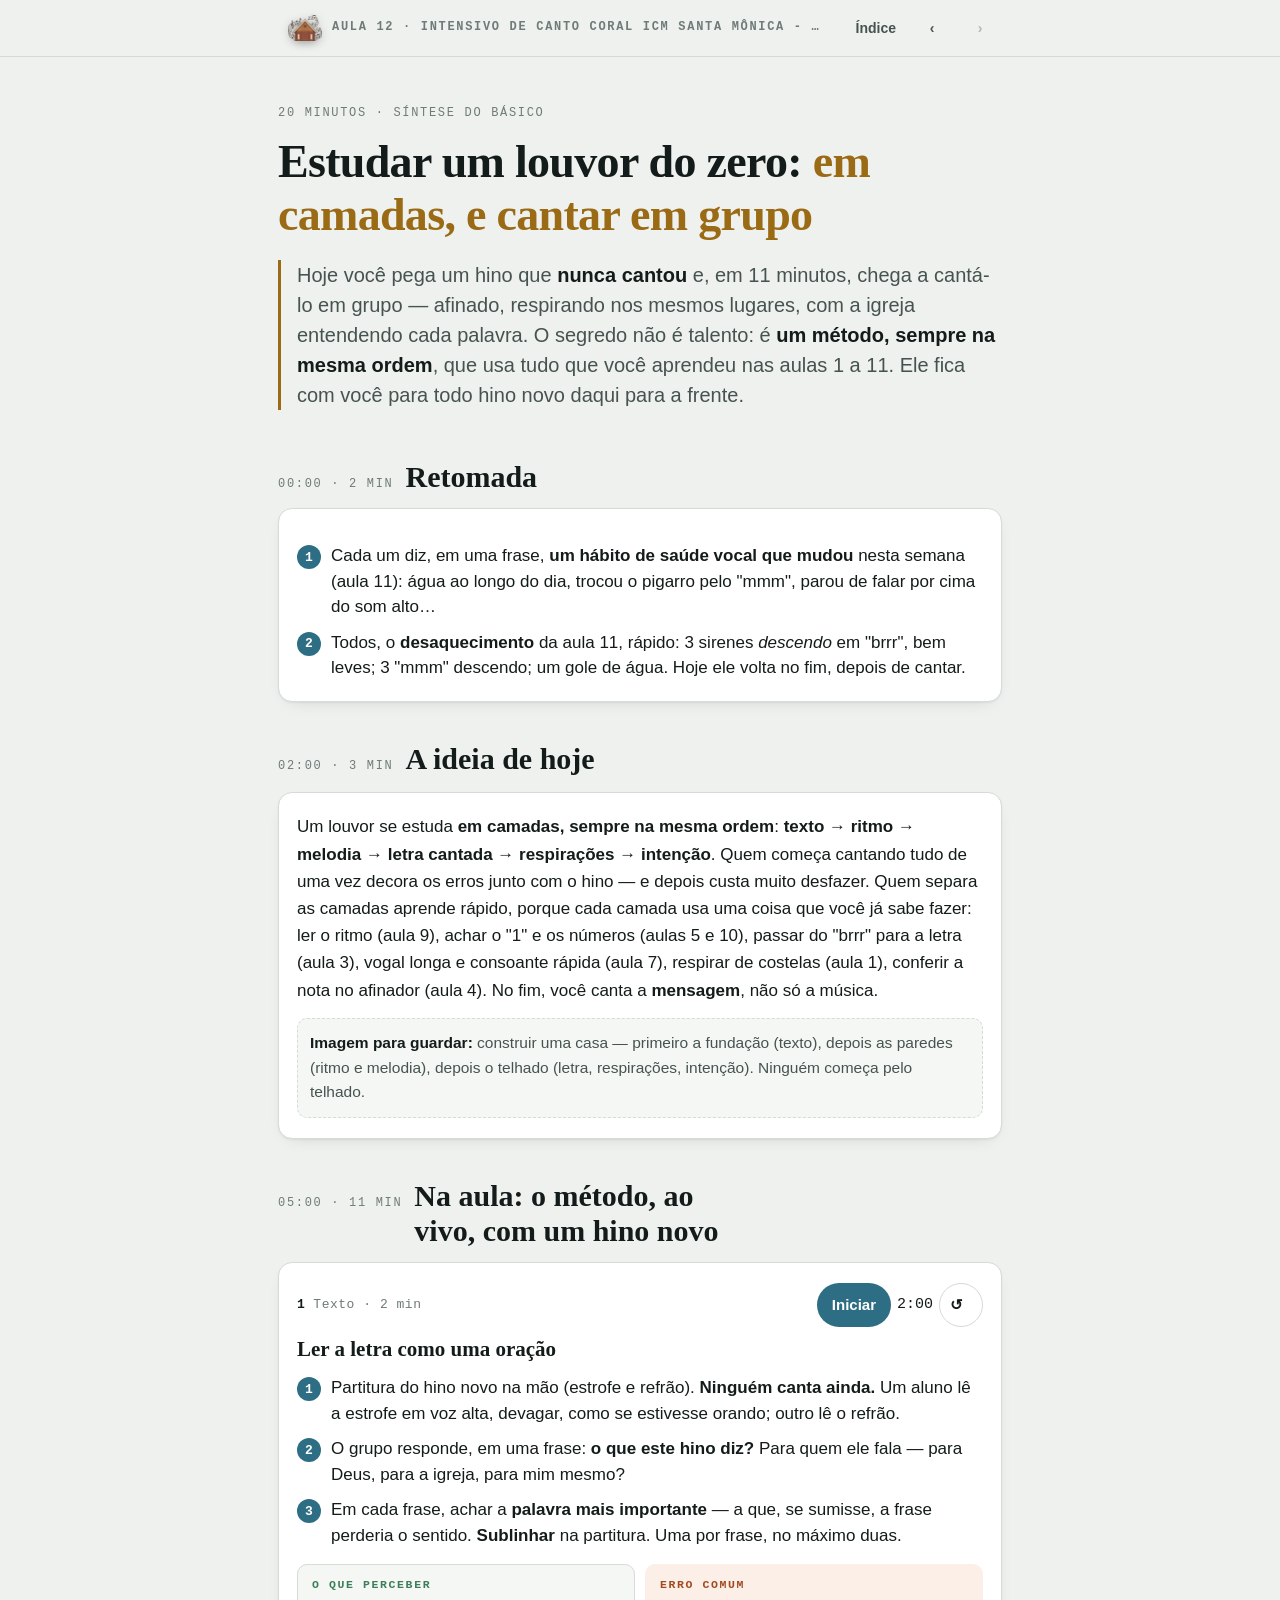
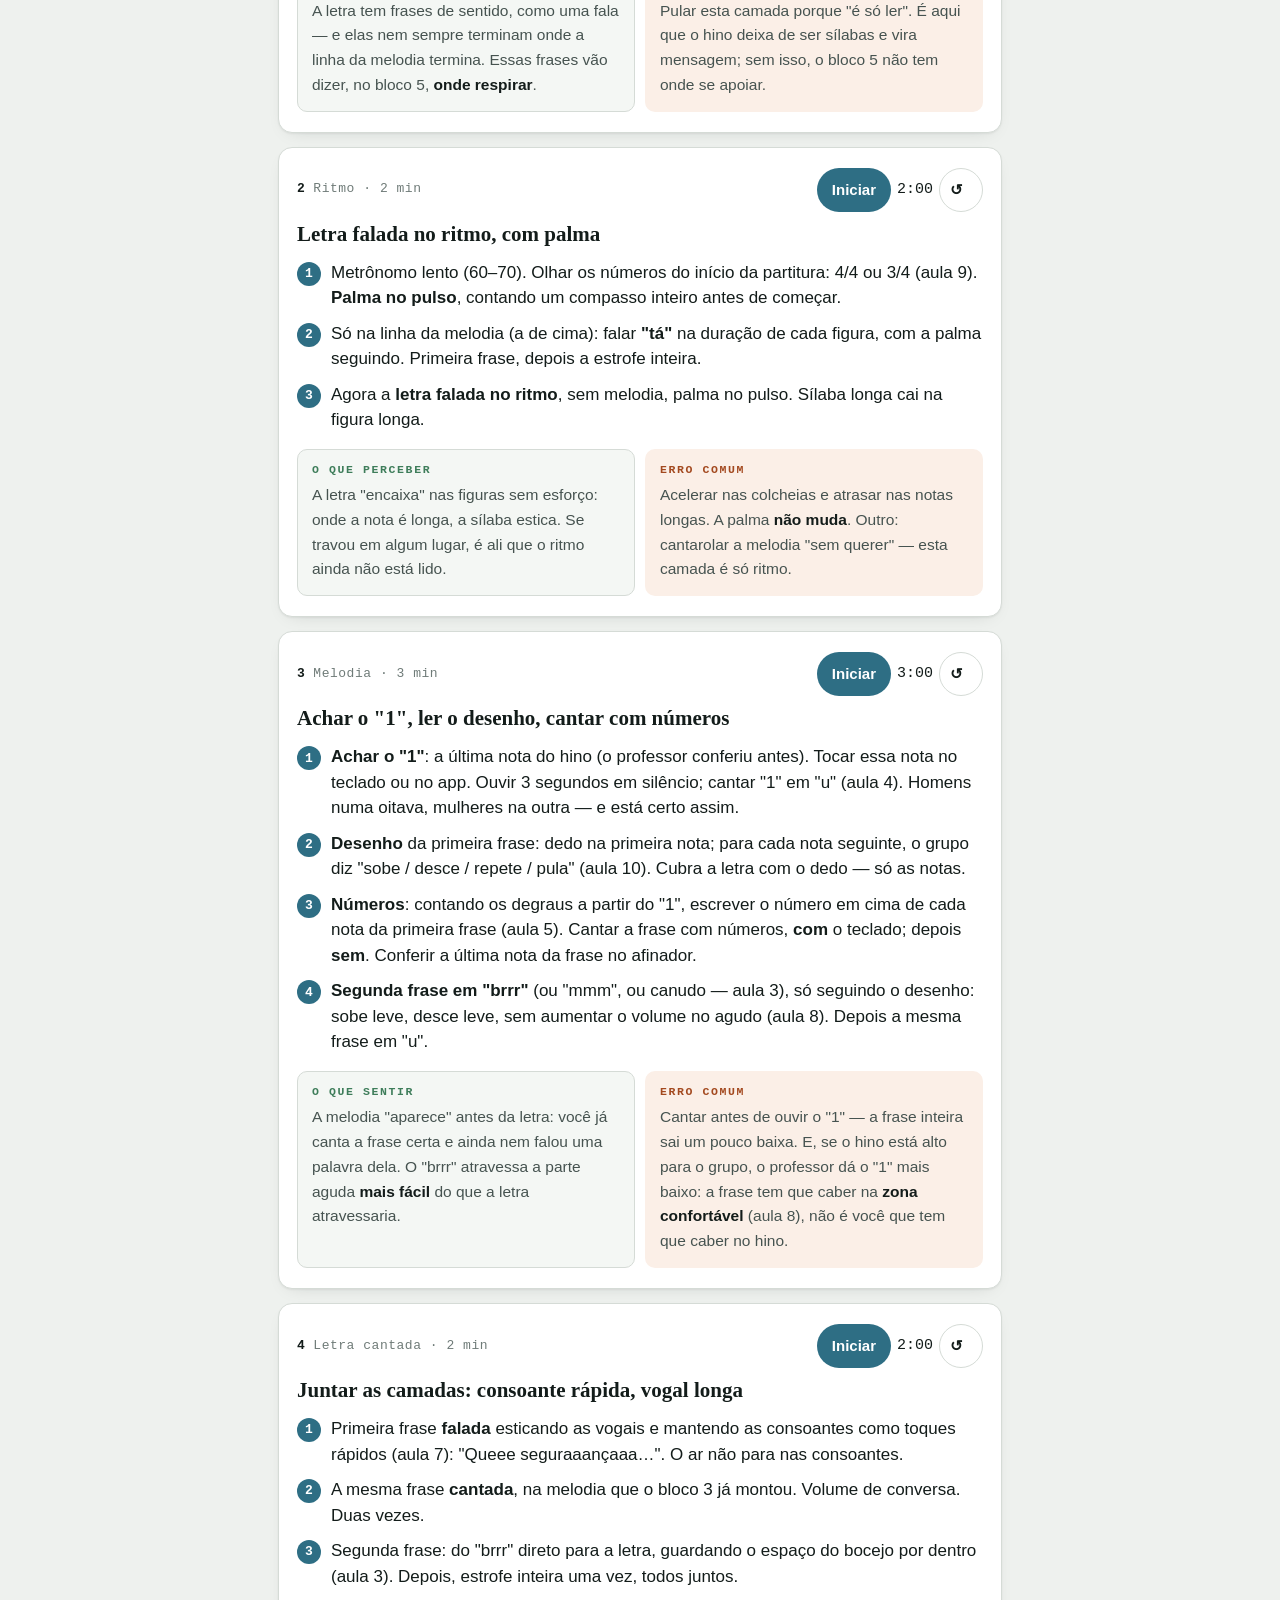
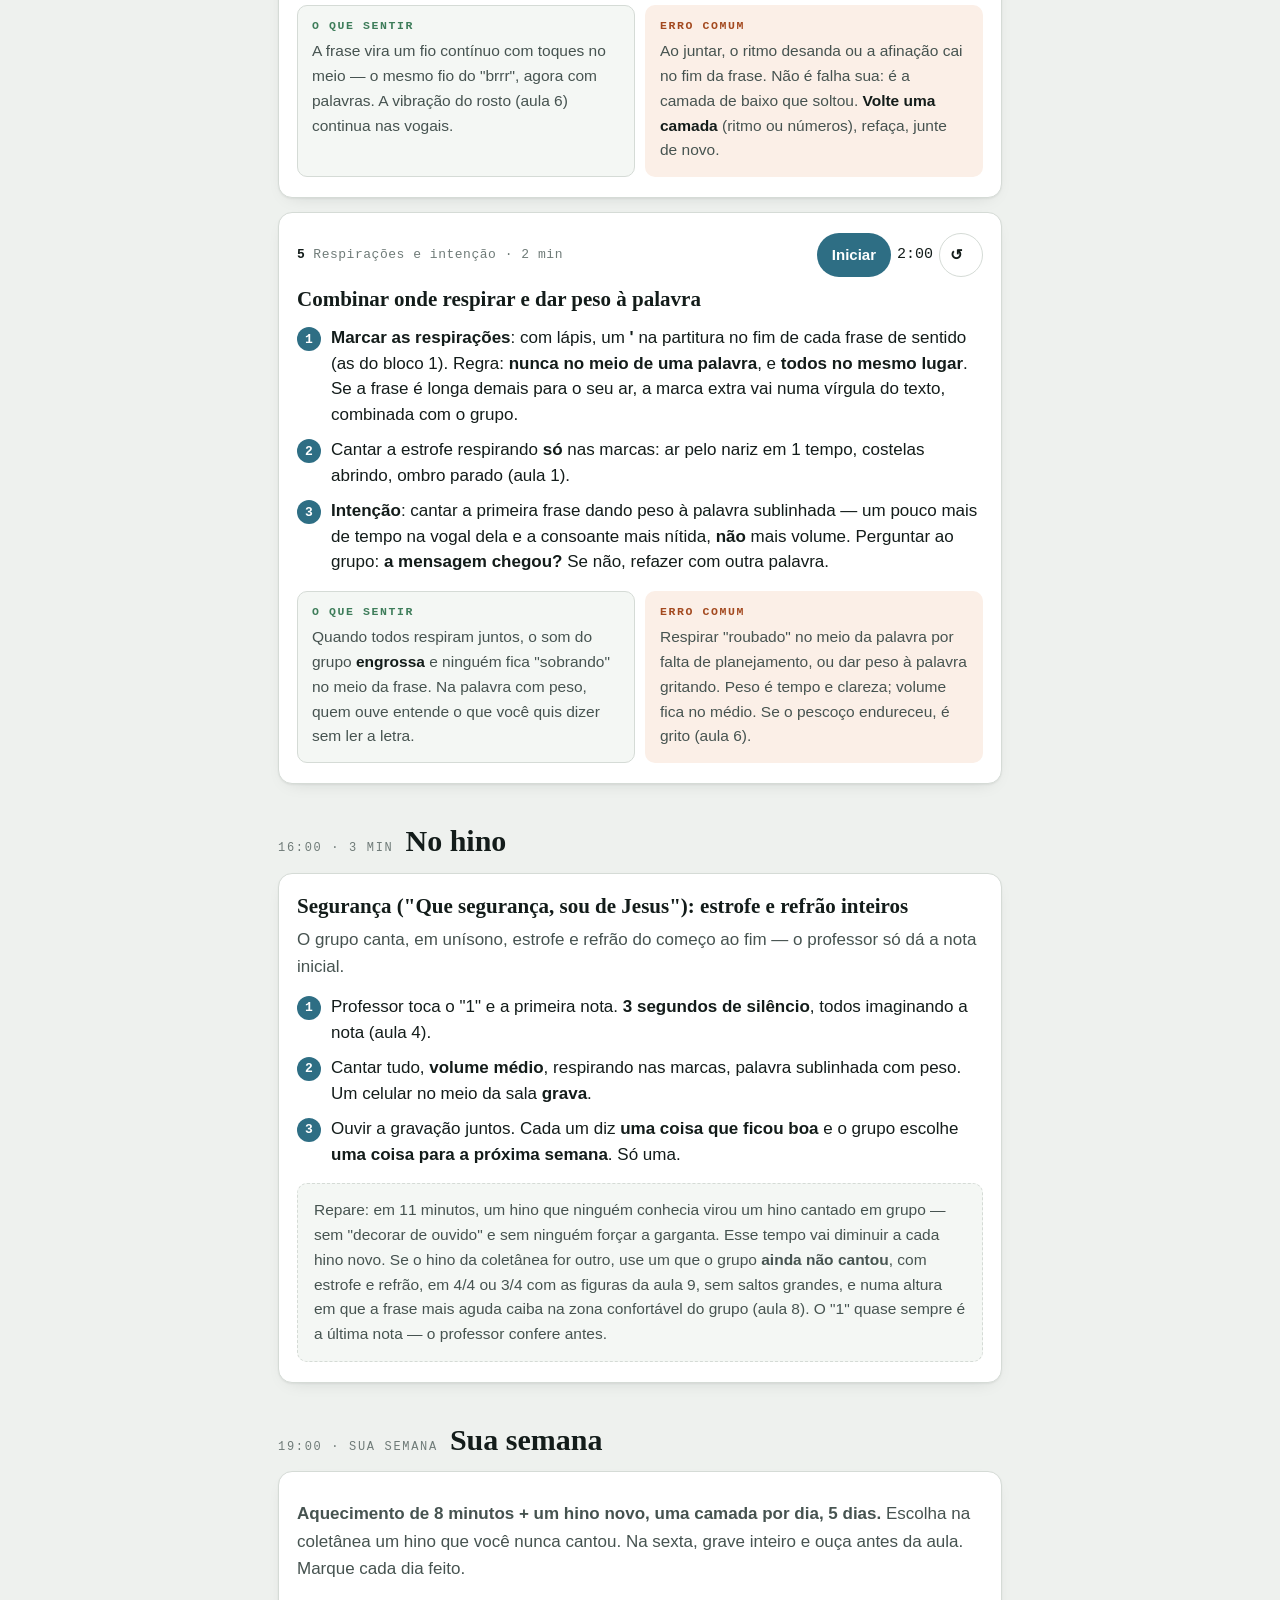
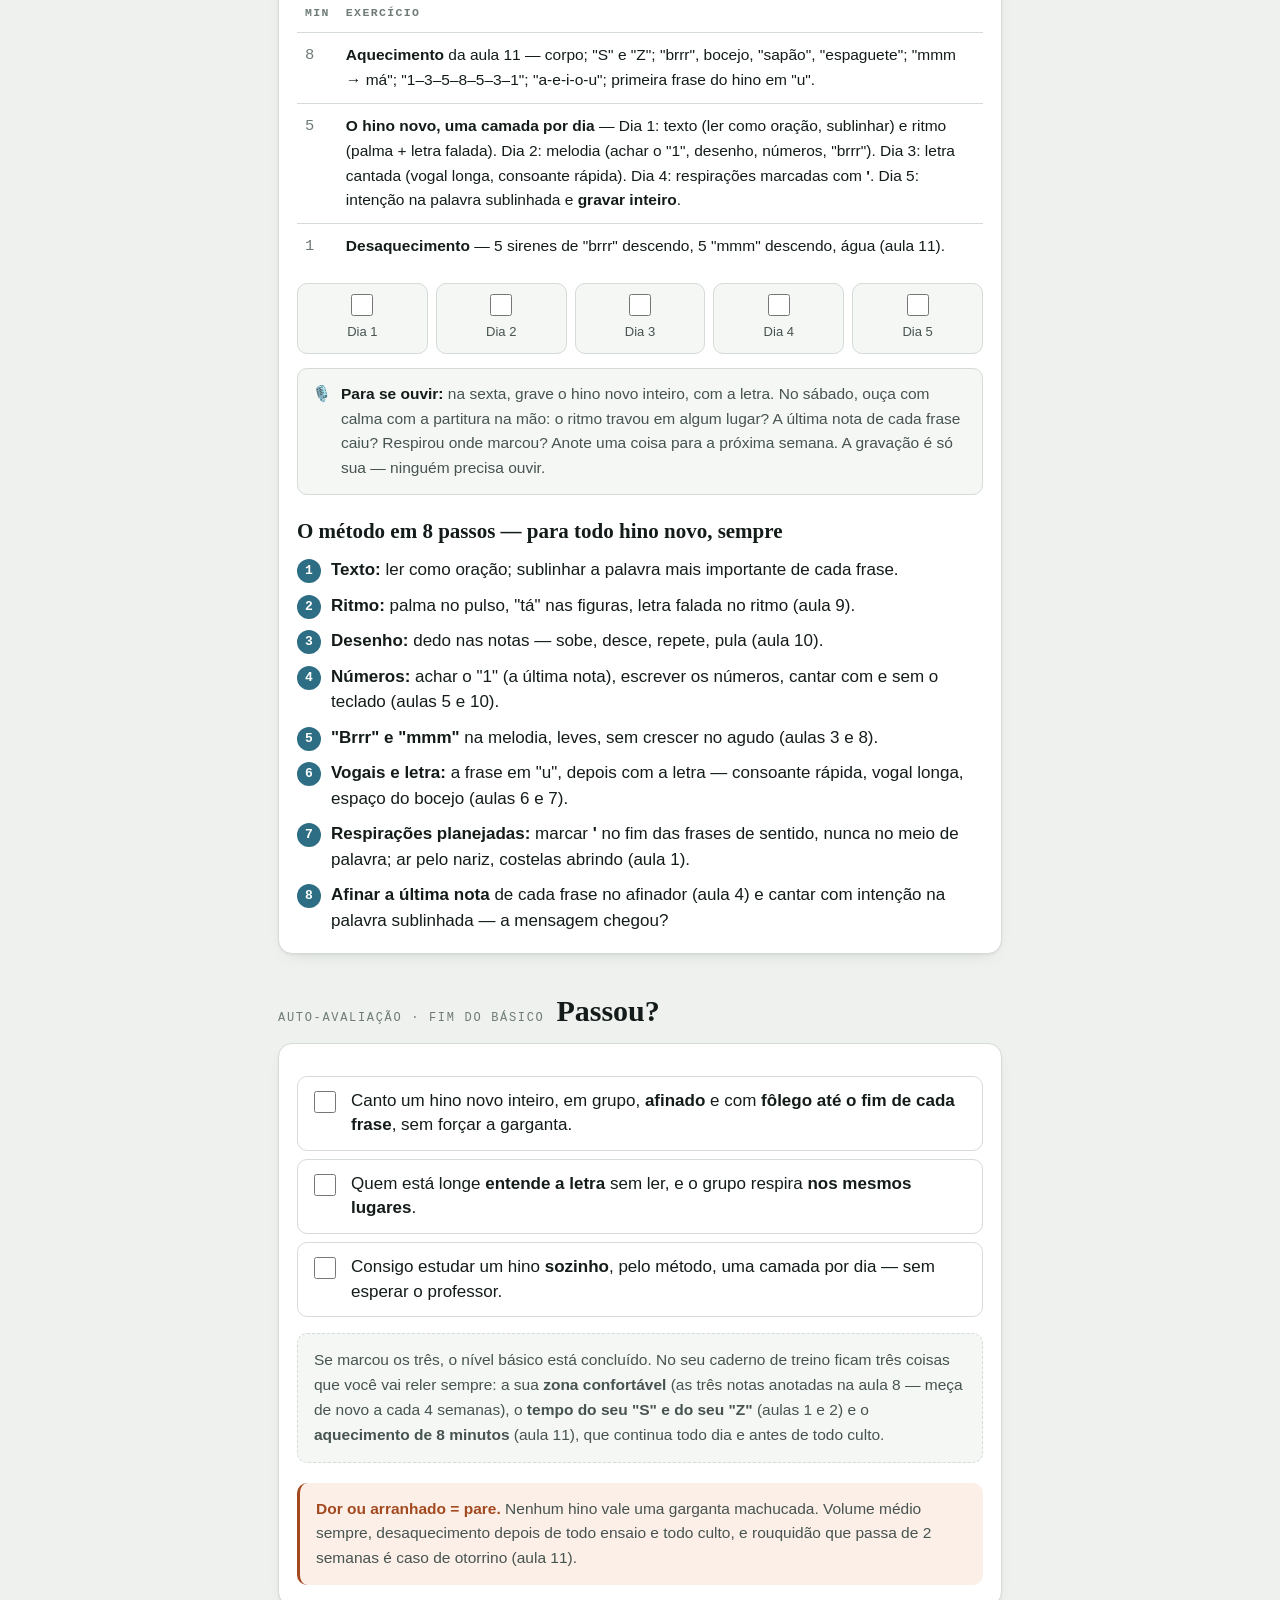
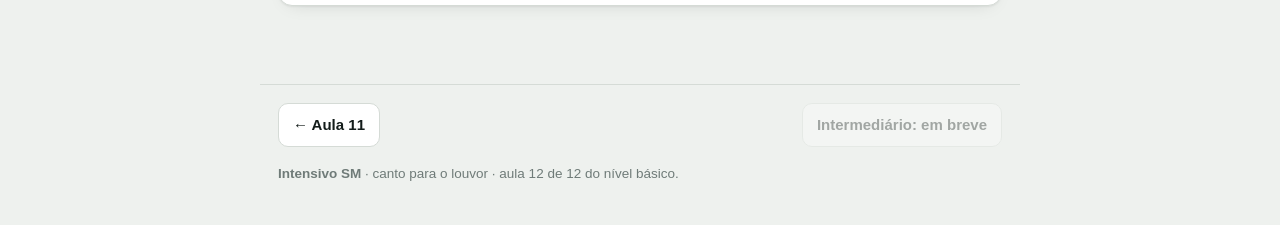
<file: aula-12-louvor-do-zero.html>
<!doctype html>
<html lang="pt-BR">
<head>
<meta charset="utf-8">
<meta name="viewport" content="width=device-width, initial-scale=1, viewport-fit=cover">
<meta name="theme-color" content="#EEF1EE" media="(prefers-color-scheme: light)">
<meta name="theme-color" content="#0F1513" media="(prefers-color-scheme: dark)">
<title>Aula 12 · Louvor do zero — Intensivo de Canto Coral ICM Santa Mônica - UDIA, MG</title>
<meta name="description" content="O método em camadas para estudar um hino novo sozinho e cantá-lo em grupo, afinado, com respirações combinadas e texto claro: a síntese do nível básico em 20 minutos.">
<link rel="icon" type="image/x-icon" href="favicon.ico">
<link rel="icon" type="image/png" sizes="32x32" href="assets/img/favicon-32x32.png">
<link rel="icon" type="image/png" sizes="16x16" href="assets/img/favicon-16x16.png">
<link rel="apple-touch-icon" sizes="180x180" href="assets/img/apple-touch-icon.png">
<link rel="stylesheet" href="assets/style.css">
</head>
<body data-lesson="aula-12">

<header class="topbar">
  <div class="wrap">
    <a href="index.html" class="brand" title="Voltar ao início">
      <img src="assets/img/logo.png" alt="Logo ICM Santa Mônica" class="topbar-logo" width="34" height="34">
      <span class="eyebrow">
        <span class="brand-text-full">Aula 12 · Intensivo de Canto Coral ICM Santa Mônica - UDIA, MG</span>
        <span class="brand-text-short">Aula 12 · Intensivo SM</span>
      </span>
    </a>
    <nav aria-label="Navegação entre aulas">
      <a href="index.html">Índice</a>
      <a href="aula-11-saude-vocal.html" aria-label="Aula anterior">‹</a>
      <a href="#" aria-disabled="true" aria-label="Próxima aula">›</a>
    </nav>
  </div>
</header>

<main class="wrap">

  <div class="hero">
    <span class="eyebrow">20 minutos · síntese do básico</span>
    <h1>Estudar um louvor do zero: <em>em camadas, e cantar em grupo</em></h1>
    <p class="thesis">Hoje você pega um hino que <strong>nunca cantou</strong> e, em 11 minutos, chega a cantá-lo em grupo — afinado, respirando nos mesmos lugares, com a igreja entendendo cada palavra. O segredo não é talento: é <strong>um método, sempre na mesma ordem</strong>, que usa tudo que você aprendeu nas aulas 1 a 11. Ele fica com você para todo hino novo daqui para a frente.</p>
  </div>

  <section id="retomada">
    <div class="sec-head"><span class="eyebrow">00:00 · 2 min</span><h2>Retomada</h2></div>
    <div class="card">
      <ol class="steps">
        <li>Cada um diz, em uma frase, <strong>um hábito de saúde vocal que mudou</strong> nesta semana (aula 11): água ao longo do dia, trocou o pigarro pelo "mmm", parou de falar por cima do som alto…</li>
        <li>Todos, o <strong>desaquecimento</strong> da aula 11, rápido: 3 sirenes <em>descendo</em> em "brrr", bem leves; 3 "mmm" descendo; um gole de água. Hoje ele volta no fim, depois de cantar.</li>
      </ol>
    </div>
  </section>

  <section id="ideia">
    <div class="sec-head"><span class="eyebrow">02:00 · 3 min</span><h2>A ideia de hoje</h2></div>
    <div class="card idea">
      <p>Um louvor se estuda <strong>em camadas, sempre na mesma ordem</strong>: <strong>texto</strong> → <strong>ritmo</strong> → <strong>melodia</strong> → <strong>letra cantada</strong> → <strong>respirações</strong> → <strong>intenção</strong>. Quem começa cantando tudo de uma vez decora os erros junto com o hino — e depois custa muito desfazer. Quem separa as camadas aprende rápido, porque cada camada usa uma coisa que você já sabe fazer: ler o ritmo (aula 9), achar o "1" e os números (aulas 5 e 10), passar do "brrr" para a letra (aula 3), vogal longa e consoante rápida (aula 7), respirar de costelas (aula 1), conferir a nota no afinador (aula 4). No fim, você canta a <strong>mensagem</strong>, não só a música.</p>
      <p class="image"><b>Imagem para guardar:</b> construir uma casa — primeiro a fundação (texto), depois as paredes (ritmo e melodia), depois o telhado (letra, respirações, intenção). Ninguém começa pelo telhado.</p>
    </div>
  </section>

  <section id="aula">
    <div class="sec-head"><span class="eyebrow">05:00 · 11 min</span><h2>Na aula: o método, ao vivo, com um hino novo</h2></div>

    <article class="card block">
      <div class="block-top">
        <span class="chip"><b>1</b> Texto · 2 min</span>
        <div class="timer" data-seconds="120"><button type="button" class="primary">Iniciar</button><output>2:00</output><button type="button" class="reset" aria-label="Zerar o tempo">↺</button></div>
      </div>
      <h3>Ler a letra como uma oração</h3>
      <ol class="steps">
        <li>Partitura do hino novo na mão (estrofe e refrão). <strong>Ninguém canta ainda.</strong> Um aluno lê a estrofe em voz alta, devagar, como se estivesse orando; outro lê o refrão.</li>
        <li>O grupo responde, em uma frase: <strong>o que este hino diz?</strong> Para quem ele fala — para Deus, para a igreja, para mim mesmo?</li>
        <li>Em cada frase, achar a <strong>palavra mais importante</strong> — a que, se sumisse, a frase perderia o sentido. <strong>Sublinhar</strong> na partitura. Uma por frase, no máximo duas.</li>
      </ol>
      <div class="fields">
        <div class="field feel"><h4>O que perceber</h4><p>A letra tem frases de sentido, como uma fala — e elas nem sempre terminam onde a linha da melodia termina. Essas frases vão dizer, no bloco 5, <strong>onde respirar</strong>.</p></div>
        <div class="field warn"><h4>Erro comum</h4><p>Pular esta camada porque "é só ler". É aqui que o hino deixa de ser sílabas e vira mensagem; sem isso, o bloco 5 não tem onde se apoiar.</p></div>
      </div>
    </article>

    <article class="card block">
      <div class="block-top">
        <span class="chip"><b>2</b> Ritmo · 2 min</span>
        <div class="timer" data-seconds="120"><button type="button" class="primary">Iniciar</button><output>2:00</output><button type="button" class="reset" aria-label="Zerar o tempo">↺</button></div>
      </div>
      <h3>Letra falada no ritmo, com palma</h3>
      <ol class="steps">
        <li>Metrônomo lento (60–70). Olhar os números do início da partitura: 4/4 ou 3/4 (aula 9). <strong>Palma no pulso</strong>, contando um compasso inteiro antes de começar.</li>
        <li>Só na linha da melodia (a de cima): falar <strong>"tá"</strong> na duração de cada figura, com a palma seguindo. Primeira frase, depois a estrofe inteira.</li>
        <li>Agora a <strong>letra falada no ritmo</strong>, sem melodia, palma no pulso. Sílaba longa cai na figura longa.</li>
      </ol>
      <div class="fields">
        <div class="field feel"><h4>O que perceber</h4><p>A letra "encaixa" nas figuras sem esforço: onde a nota é longa, a sílaba estica. Se travou em algum lugar, é ali que o ritmo ainda não está lido.</p></div>
        <div class="field warn"><h4>Erro comum</h4><p>Acelerar nas colcheias e atrasar nas notas longas. A palma <strong>não muda</strong>. Outro: cantarolar a melodia "sem querer" — esta camada é só ritmo.</p></div>
      </div>
    </article>

    <article class="card block">
      <div class="block-top">
        <span class="chip"><b>3</b> Melodia · 3 min</span>
        <div class="timer" data-seconds="180"><button type="button" class="primary">Iniciar</button><output>3:00</output><button type="button" class="reset" aria-label="Zerar o tempo">↺</button></div>
      </div>
      <h3>Achar o "1", ler o desenho, cantar com números</h3>
      <ol class="steps">
        <li><strong>Achar o "1"</strong>: a última nota do hino (o professor conferiu antes). Tocar essa nota no teclado ou no app. Ouvir 3 segundos em silêncio; cantar "1" em "u" (aula 4). Homens numa oitava, mulheres na outra — e está certo assim.</li>
        <li><strong>Desenho</strong> da primeira frase: dedo na primeira nota; para cada nota seguinte, o grupo diz "sobe / desce / repete / pula" (aula 10). Cubra a letra com o dedo — só as notas.</li>
        <li><strong>Números</strong>: contando os degraus a partir do "1", escrever o número em cima de cada nota da primeira frase (aula 5). Cantar a frase com números, <strong>com</strong> o teclado; depois <strong>sem</strong>. Conferir a última nota da frase no afinador.</li>
        <li><strong>Segunda frase em "brrr"</strong> (ou "mmm", ou canudo — aula 3), só seguindo o desenho: sobe leve, desce leve, sem aumentar o volume no agudo (aula 8). Depois a mesma frase em "u".</li>
      </ol>
      <div class="fields">
        <div class="field feel"><h4>O que sentir</h4><p>A melodia "aparece" antes da letra: você já canta a frase certa e ainda nem falou uma palavra dela. O "brrr" atravessa a parte aguda <strong>mais fácil</strong> do que a letra atravessaria.</p></div>
        <div class="field warn"><h4>Erro comum</h4><p>Cantar antes de ouvir o "1" — a frase inteira sai um pouco baixa. E, se o hino está alto para o grupo, o professor dá o "1" mais baixo: a frase tem que caber na <strong>zona confortável</strong> (aula 8), não é você que tem que caber no hino.</p></div>
      </div>
    </article>

    <article class="card block">
      <div class="block-top">
        <span class="chip"><b>4</b> Letra cantada · 2 min</span>
        <div class="timer" data-seconds="120"><button type="button" class="primary">Iniciar</button><output>2:00</output><button type="button" class="reset" aria-label="Zerar o tempo">↺</button></div>
      </div>
      <h3>Juntar as camadas: consoante rápida, vogal longa</h3>
      <ol class="steps">
        <li>Primeira frase <strong>falada</strong> esticando as vogais e mantendo as consoantes como toques rápidos (aula 7): "Queee seguraaançaaa…". O ar não para nas consoantes.</li>
        <li>A mesma frase <strong>cantada</strong>, na melodia que o bloco 3 já montou. Volume de conversa. Duas vezes.</li>
        <li>Segunda frase: do "brrr" direto para a letra, guardando o espaço do bocejo por dentro (aula 3). Depois, estrofe inteira uma vez, todos juntos.</li>
      </ol>
      <div class="fields">
        <div class="field feel"><h4>O que sentir</h4><p>A frase vira um fio contínuo com toques no meio — o mesmo fio do "brrr", agora com palavras. A vibração do rosto (aula 6) continua nas vogais.</p></div>
        <div class="field warn"><h4>Erro comum</h4><p>Ao juntar, o ritmo desanda ou a afinação cai no fim da frase. Não é falha sua: é a camada de baixo que soltou. <strong>Volte uma camada</strong> (ritmo ou números), refaça, junte de novo.</p></div>
      </div>
    </article>

    <article class="card block">
      <div class="block-top">
        <span class="chip"><b>5</b> Respirações e intenção · 2 min</span>
        <div class="timer" data-seconds="120"><button type="button" class="primary">Iniciar</button><output>2:00</output><button type="button" class="reset" aria-label="Zerar o tempo">↺</button></div>
      </div>
      <h3>Combinar onde respirar e dar peso à palavra</h3>
      <ol class="steps">
        <li><strong>Marcar as respirações</strong>: com lápis, um <strong>'</strong> na partitura no fim de cada frase de sentido (as do bloco 1). Regra: <strong>nunca no meio de uma palavra</strong>, e <strong>todos no mesmo lugar</strong>. Se a frase é longa demais para o seu ar, a marca extra vai numa vírgula do texto, combinada com o grupo.</li>
        <li>Cantar a estrofe respirando <strong>só</strong> nas marcas: ar pelo nariz em 1 tempo, costelas abrindo, ombro parado (aula 1).</li>
        <li><strong>Intenção</strong>: cantar a primeira frase dando peso à palavra sublinhada — um pouco mais de tempo na vogal dela e a consoante mais nítida, <strong>não</strong> mais volume. Perguntar ao grupo: <strong>a mensagem chegou?</strong> Se não, refazer com outra palavra.</li>
      </ol>
      <div class="fields">
        <div class="field feel"><h4>O que sentir</h4><p>Quando todos respiram juntos, o som do grupo <strong>engrossa</strong> e ninguém fica "sobrando" no meio da frase. Na palavra com peso, quem ouve entende o que você quis dizer sem ler a letra.</p></div>
        <div class="field warn"><h4>Erro comum</h4><p>Respirar "roubado" no meio da palavra por falta de planejamento, ou dar peso à palavra gritando. Peso é tempo e clareza; volume fica no médio. Se o pescoço endureceu, é grito (aula 6).</p></div>
      </div>
    </article>
  </section>

  <section id="hino">
    <div class="sec-head"><span class="eyebrow">16:00 · 3 min</span><h2>No hino</h2></div>
    <div class="card">
      <h3>Segurança ("Que segurança, sou de Jesus"): estrofe e refrão inteiros</h3>
      <p class="lede">O grupo canta, em unísono, estrofe e refrão do começo ao fim — o professor só dá a nota inicial.</p>
      <ol class="steps">
        <li>Professor toca o "1" e a primeira nota. <strong>3 segundos de silêncio</strong>, todos imaginando a nota (aula 4).</li>
        <li>Cantar tudo, <strong>volume médio</strong>, respirando nas marcas, palavra sublinhada com peso. Um celular no meio da sala <strong>grava</strong>.</li>
        <li>Ouvir a gravação juntos. Cada um diz <strong>uma coisa que ficou boa</strong> e o grupo escolhe <strong>uma coisa para a próxima semana</strong>. Só uma.</li>
      </ol>
      <p class="next">Repare: em 11 minutos, um hino que ninguém conhecia virou um hino cantado em grupo — sem "decorar de ouvido" e sem ninguém forçar a garganta. Esse tempo vai diminuir a cada hino novo. Se o hino da coletânea for outro, use um que o grupo <strong>ainda não cantou</strong>, com estrofe e refrão, em 4/4 ou 3/4 com as figuras da aula 9, sem saltos grandes, e numa altura em que a frase mais aguda caiba na zona confortável do grupo (aula 8). O "1" quase sempre é a última nota — o professor confere antes.</p>
    </div>
  </section>

  <section id="semana">
    <div class="sec-head"><span class="eyebrow">19:00 · sua semana</span><h2>Sua semana</h2></div>
    <div class="card">
      <p class="lede"><strong>Aquecimento de 8 minutos + um hino novo, uma camada por dia, 5 dias.</strong> Escolha na coletânea um hino que você nunca cantou. Na sexta, grave inteiro e ouça antes da aula. Marque cada dia feito.</p>
      <table class="routine">
        <thead><tr><th>min</th><th>Exercício</th></tr></thead>
        <tbody>
          <tr><td class="min">8</td><td><strong>Aquecimento</strong> da aula 11 — corpo; "S" e "Z"; "brrr", bocejo, "sapão", "espaguete"; "mmm → má"; "1–3–5–8–5–3–1"; "a-e-i-o-u"; primeira frase do hino em "u".</td></tr>
          <tr><td class="min">5</td><td><strong>O hino novo, uma camada por dia</strong> — Dia 1: texto (ler como oração, sublinhar) e ritmo (palma + letra falada). Dia 2: melodia (achar o "1", desenho, números, "brrr"). Dia 3: letra cantada (vogal longa, consoante rápida). Dia 4: respirações marcadas com <strong>'</strong>. Dia 5: intenção na palavra sublinhada e <strong>gravar inteiro</strong>.</td></tr>
          <tr><td class="min">1</td><td><strong>Desaquecimento</strong> — 5 sirenes de "brrr" descendo, 5 "mmm" descendo, água (aula 11).</td></tr>
        </tbody>
      </table>
      <div class="days" role="group" aria-label="Dias de treino feitos">
        <label><input type="checkbox" data-key="d1"><span>Dia 1</span></label>
        <label><input type="checkbox" data-key="d2"><span>Dia 2</span></label>
        <label><input type="checkbox" data-key="d3"><span>Dia 3</span></label>
        <label><input type="checkbox" data-key="d4"><span>Dia 4</span></label>
        <label><input type="checkbox" data-key="d5"><span>Dia 5</span></label>
      </div>
      <p class="record">🎙️ <span><strong>Para se ouvir:</strong> na sexta, grave o hino novo inteiro, com a letra. No sábado, ouça com calma com a partitura na mão: o ritmo travou em algum lugar? A última nota de cada frase caiu? Respirou onde marcou? Anote uma coisa para a próxima semana. A gravação é só sua — ninguém precisa ouvir.</span></p>

      <h3 style="margin-top:24px">O método em 8 passos — para todo hino novo, sempre</h3>
      <ol class="steps">
        <li><strong>Texto:</strong> ler como oração; sublinhar a palavra mais importante de cada frase.</li>
        <li><strong>Ritmo:</strong> palma no pulso, "tá" nas figuras, letra falada no ritmo (aula 9).</li>
        <li><strong>Desenho:</strong> dedo nas notas — sobe, desce, repete, pula (aula 10).</li>
        <li><strong>Números:</strong> achar o "1" (a última nota), escrever os números, cantar com e sem o teclado (aulas 5 e 10).</li>
        <li><strong>"Brrr" e "mmm"</strong> na melodia, leves, sem crescer no agudo (aulas 3 e 8).</li>
        <li><strong>Vogais e letra:</strong> a frase em "u", depois com a letra — consoante rápida, vogal longa, espaço do bocejo (aulas 6 e 7).</li>
        <li><strong>Respirações planejadas:</strong> marcar <strong>'</strong> no fim das frases de sentido, nunca no meio de palavra; ar pelo nariz, costelas abrindo (aula 1).</li>
        <li><strong>Afinar a última nota</strong> de cada frase no afinador (aula 4) e cantar com intenção na palavra sublinhada — a mensagem chegou?</li>
      </ol>
    </div>
  </section>

  <section id="passou">
    <div class="sec-head"><span class="eyebrow">auto-avaliação · fim do básico</span><h2>Passou?</h2></div>
    <div class="card">
      <ul class="checks">
        <li><label><input type="checkbox" data-key="p1"><span>Canto um hino novo inteiro, em grupo, <strong>afinado</strong> e com <strong>fôlego até o fim de cada frase</strong>, sem forçar a garganta.</span></label></li>
        <li><label><input type="checkbox" data-key="p2"><span>Quem está longe <strong>entende a letra</strong> sem ler, e o grupo respira <strong>nos mesmos lugares</strong>.</span></label></li>
        <li><label><input type="checkbox" data-key="p3"><span>Consigo estudar um hino <strong>sozinho</strong>, pelo método, uma camada por dia — sem esperar o professor.</span></label></li>
      </ul>
      <p class="next">Se marcou os três, o nível básico está concluído. No seu caderno de treino ficam três coisas que você vai reler sempre: a sua <strong>zona confortável</strong> (as três notas anotadas na aula 8 — meça de novo a cada 4 semanas), o <strong>tempo do seu "S" e do seu "Z"</strong> (aulas 1 e 2) e o <strong>aquecimento de 8 minutos</strong> (aula 11), que continua todo dia e antes de todo culto.</p>
      <p class="rule"><strong>Dor ou arranhado = pare.</strong> Nenhum hino vale uma garganta machucada. Volume médio sempre, desaquecimento depois de todo ensaio e todo culto, e rouquidão que passa de 2 semanas é caso de otorrino (aula 11).</p>
    </div>
  </section>

</main>

<footer>
  <div class="wrap">
    <nav class="footnav" aria-label="Navegação entre aulas">
      <a href="aula-11-saude-vocal.html">← Aula 11</a>
      <a href="#" aria-disabled="true">Intermediário: em breve</a>
    </nav>
    <p><b>Intensivo SM</b> · canto para o louvor · aula 12 de 12 do nível básico.</p>
  </div>
</footer>

<script src="assets/app.js"></script>
</body>
</html>
</file>
<file: assets/style.css>
/* Intensivo SM — estilo compartilhado das aulas
   Mobile-first. Funciona sem JS; o JS só adiciona timer e checklists. */

@font-face {
  font-family: 'Amsterdam Four';
  src: url('fonts/amsterdam-four-ttf.ttf') format('truetype');
  font-weight: normal;
  font-style: normal;
  font-display: swap;
}

@font-face {
  font-family: 'Amsterdam Four';
  src: url('fonts/amsterdam-four-ttf.ttf') format('truetype');
  font-weight: bold;
  font-style: normal;
  font-display: swap;
}

:root{
  --paper:#EEF1EE; --surface:#FFFFFF; --surface-2:#F4F7F4;
  --ink:#131C1A; --ink-2:#465350; --ink-3:#6F7B78;
  --rule:#D5DBD6; --accent:#2E6E84; --accent-ink:#FFFFFF;
  --good:#3E7D5A; --warn:#A3491F; --warn-bg:#FBEFE7; --gold:#9A6A14;
  --shadow:0 1px 2px rgba(19,28,26,.05), 0 6px 20px -12px rgba(19,28,26,.22);
  --maxw:760px; --radius:14px;
  color-scheme:light;
}
@media (prefers-color-scheme:dark){
  :root:not([data-theme="light"]){
    --paper:#0F1513; --surface:#161D1B; --surface-2:#1C2523;
    --ink:#E7ECE8; --ink-2:#A9B4B0; --ink-3:#7E8986;
    --rule:#2A3431; --accent:#7CC0D6; --accent-ink:#0F1513;
    --good:#8DC9A6; --warn:#E8956B; --warn-bg:#2A1E17; --gold:#E0B25C;
    --shadow:0 1px 2px rgba(0,0,0,.4), 0 8px 24px -14px rgba(0,0,0,.7);
    color-scheme:dark;
  }
}
:root[data-theme="dark"]{
  --paper:#0F1513; --surface:#161D1B; --surface-2:#1C2523;
  --ink:#E7ECE8; --ink-2:#A9B4B0; --ink-3:#7E8986;
  --rule:#2A3431; --accent:#7CC0D6; --accent-ink:#0F1513;
  --good:#8DC9A6; --warn:#E8956B; --warn-bg:#2A1E17; --gold:#E0B25C;
  --shadow:0 1px 2px rgba(0,0,0,.4), 0 8px 24px -14px rgba(0,0,0,.7);
  color-scheme:dark;
}

*{box-sizing:border-box}
html{-webkit-text-size-adjust:100%; text-size-adjust:100%}
body{
  margin:0; background:var(--paper); color:var(--ink);
  font-family:-apple-system,BlinkMacSystemFont,"Segoe UI",Roboto,"Helvetica Neue",Arial,sans-serif;
  font-size:17px; line-height:1.6; -webkit-font-smoothing:antialiased;
  padding-left:env(safe-area-inset-left); padding-right:env(safe-area-inset-right);
  -webkit-tap-highlight-color:transparent;
}
h1,h2,h3,h4{font-family:"Iowan Old Style","Palatino Linotype",Palatino,Georgia,"Times New Roman",serif;font-weight:700;margin:0;line-height:1.15;text-wrap:balance}
p{margin:0}
p+p{margin-top:.7em}
a{color:var(--accent)}
img{max-width:100%;height:auto;display:block}
button{font:inherit;color:inherit}
:focus-visible{outline:3px solid var(--accent);outline-offset:3px;border-radius:4px}
.wrap{max-width:var(--maxw);margin:0 auto;padding:0 18px}
.mono{font-family:ui-monospace,"SF Mono",Menlo,Consolas,monospace;font-variant-numeric:tabular-nums}
.eyebrow{font-family:ui-monospace,"SF Mono",Menlo,Consolas,monospace;font-size:12px;letter-spacing:.14em;text-transform:uppercase;color:var(--ink-3)}
.sr-only{position:absolute;width:1px;height:1px;overflow:hidden;clip:rect(0 0 0 0);white-space:nowrap}

/* barra fixa */
.topbar{position:sticky;top:0;z-index:20;background:color-mix(in srgb,var(--paper) 90%,transparent);backdrop-filter:blur(10px);-webkit-backdrop-filter:blur(10px);border-bottom:1px solid var(--rule);padding-top:env(safe-area-inset-top)}
.topbar .wrap{display:flex;align-items:center;justify-content:space-between;gap:12px;min-height:56px;container-type:inline-size}
.topbar .brand{display:inline-flex;align-items:center;gap:10px;min-width:0;text-decoration:none;color:inherit}
.topbar-logo{width:34px;height:34px;object-fit:contain;flex-shrink:0;filter:drop-shadow(0 2px 4px rgba(0,0,0,.35))}
.topbar .eyebrow{white-space:nowrap;overflow:hidden;text-overflow:ellipsis;min-width:0}
.brand-text-full{display:inline}
.brand-text-short{display:none}
@container (max-width:680px){.brand-text-full{display:none}.brand-text-short{display:inline}}
@media (max-width:680px){.brand-text-full{display:none}.brand-text-short{display:inline}}
.topbar nav{display:flex;gap:4px;flex-shrink:0}
.topbar a{display:inline-flex;align-items:center;justify-content:center;min-width:44px;min-height:44px;padding:0 10px;border-radius:10px;text-decoration:none;color:var(--ink-2);font-size:14px;font-weight:600}
.topbar a:hover{background:var(--surface-2)}
.topbar a[aria-disabled="true"]{opacity:.35;pointer-events:none}
.topbar a.topbar-brand{display:inline-flex;align-items:center;justify-content:center;font-family:'Amsterdam Four','Alex Brush',cursive;font-size:21px;font-weight:normal;letter-spacing:.02em;color:#ffffff !important;line-height:1;white-space:nowrap;min-height:38px;padding:3px 18px 6px 16px;border-radius:999px;background:linear-gradient(135deg, #b91c1c 0%, #dc2626 30%, #ea580c 70%, #f59e0b 100%);border:1px solid rgba(255,255,255,0.35);box-shadow:0 3px 12px rgba(220,38,38,0.35);text-shadow:0 1px 3px rgba(0,0,0,0.4);transition:all .2s ease;box-sizing:border-box}
.topbar a.topbar-brand .topbar-brand-text{margin-top:-2px}
.topbar a.topbar-brand:hover{background:linear-gradient(135deg, #b91c1c 0%, #dc2626 50%, #ea580c 100%);box-shadow:0 4px 16px rgba(220,38,38,0.55);transform:translateY(-1px);opacity:1}
.topbar a.topbar-brand:active{transform:translateY(0);box-shadow:0 2px 8px rgba(220,38,38,0.4)}
@media (max-width:480px){.topbar a.topbar-brand{font-size:18px;min-height:34px;padding:2px 14px 4px 12px}}

/* abertura */
.hero{padding:40px 0 10px}
.hero h1{font-size:clamp(30px,7vw,46px);letter-spacing:-.015em;margin-top:12px}
.hero h1 em{font-style:normal;color:var(--gold)}
.thesis{margin-top:18px;font-size:clamp(17px,2.4vw,20px);line-height:1.5;color:var(--ink-2);border-left:3px solid var(--gold);padding-left:16px}
.thesis strong{color:var(--ink)}

/* seções */
section{margin-top:40px}
.sec-head{display:flex;align-items:baseline;gap:12px;margin-bottom:14px}
.sec-head h2{font-size:clamp(23px,5vw,30px)}
.sec-head .eyebrow{white-space:nowrap}

/* cartões */
.card{background:var(--surface);border:1px solid var(--rule);border-radius:var(--radius);box-shadow:var(--shadow);padding:20px 18px}
.card+.card{margin-top:14px}
.card h3{font-size:21px}
.card .lede{margin-top:8px;color:var(--ink-2)}
figure{margin:0}
.fig img{border-radius:10px;background:#fff;margin:0 auto}
.fig figcaption{margin-top:12px;padding-top:10px;border-top:1px solid var(--rule);font-size:14px;line-height:1.5;color:var(--ink-2)}
.fig .credit{display:block;margin-top:6px;font-size:12px;color:var(--ink-3)}
.idea{margin-top:16px}
.idea .image{margin-top:14px;padding:12px;border-radius:10px;background:var(--surface-2);border:1px dashed var(--rule);font-size:15.5px;color:var(--ink-2)}
.idea .image b{color:var(--ink)}

/* bloco de exercício */
.block{position:relative}
.block-top{display:flex;align-items:center;justify-content:space-between;gap:10px;flex-wrap:wrap;margin-bottom:10px}
.chip{display:inline-flex;align-items:center;gap:8px;font-family:ui-monospace,"SF Mono",Menlo,Consolas,monospace;font-size:13px;color:var(--ink-3);letter-spacing:.04em}
.chip b{color:var(--ink);font-weight:600}
.steps{margin:14px 0 0;padding:0;list-style:none;counter-reset:s;display:grid;gap:10px}
.steps li{counter-increment:s;position:relative;padding-left:34px;line-height:1.5}
.steps li::before{content:counter(s);position:absolute;left:0;top:2px;width:24px;height:24px;border-radius:50%;background:var(--accent);color:var(--accent-ink);font-family:ui-monospace,Menlo,monospace;font-size:13px;font-weight:600;display:grid;place-items:center}
.fields{display:grid;gap:10px;margin-top:16px}
@media (min-width:640px){.fields{grid-template-columns:1fr 1fr}.fields .span{grid-column:1/-1}}
.field{background:var(--surface-2);border:1px solid var(--rule);border-radius:10px;padding:13px 14px;font-size:15.5px;color:var(--ink-2)}
.field h4{font-family:ui-monospace,"SF Mono",Menlo,Consolas,monospace;font-weight:600;font-size:11.5px;letter-spacing:.14em;text-transform:uppercase;color:var(--ink-3);margin-bottom:7px}
.field.feel h4{color:var(--good)}
.field.warn{background:var(--warn-bg);border-color:transparent}
.field.warn h4{color:var(--warn)}
.field strong{color:var(--ink)}

/* timer */
.timer{display:inline-flex;align-items:center;gap:6px}
.timer button{min-height:44px;min-width:44px;padding:0 14px;border-radius:999px;border:1px solid var(--rule);background:var(--surface);cursor:pointer;font-weight:600;font-size:15px;display:inline-flex;align-items:center;gap:8px;touch-action:manipulation}
.timer button.primary{background:var(--accent);color:var(--accent-ink);border-color:transparent}
.timer output{font-family:ui-monospace,"SF Mono",Menlo,Consolas,monospace;font-variant-numeric:tabular-nums;font-size:15px;min-width:4ch;text-align:center}
.timer.running button.primary{background:var(--warn)}
.timer.done output{color:var(--good);font-weight:700}
.timer .reset{padding:0 10px}

/* tabela de rotina */
.routine{width:100%;border-collapse:collapse;margin-top:12px;font-size:15.5px}
.routine th,.routine td{text-align:left;padding:10px 8px;border-top:1px solid var(--rule);vertical-align:top}
.routine th{font-family:ui-monospace,Menlo,monospace;font-size:11.5px;letter-spacing:.12em;text-transform:uppercase;color:var(--ink-3);font-weight:600;border-top:none}
.routine td.min{font-family:ui-monospace,Menlo,monospace;white-space:nowrap;color:var(--ink-3)}
.routine td strong{color:var(--ink)}

/* checklist de dias */
.days{display:grid;grid-template-columns:repeat(5,1fr);gap:8px;margin-top:14px}
.days label{display:flex;flex-direction:column;align-items:center;gap:6px;padding:10px 4px;border:1px solid var(--rule);border-radius:10px;background:var(--surface-2);cursor:pointer;font-size:13px;color:var(--ink-2);min-height:64px;justify-content:center;user-select:none}
.days input{width:22px;height:22px;margin:0;accent-color:var(--accent)}
.days label:has(input:checked){background:var(--surface);border-color:var(--good);color:var(--ink)}
.days label:has(input:checked) span{font-weight:700}
.record{margin-top:14px;padding:13px 14px;border-radius:10px;background:var(--surface-2);border:1px solid var(--rule);font-size:15.5px;color:var(--ink-2);display:flex;gap:10px;align-items:flex-start}
.record strong{color:var(--ink)}

/* passou? */
.checks{margin:12px 0 0;padding:0;list-style:none;display:grid;gap:8px}
.checks label{display:flex;gap:12px;align-items:flex-start;padding:12px 12px;border:1px solid var(--rule);border-radius:10px;background:var(--surface);cursor:pointer;line-height:1.45}
.checks input{width:22px;height:22px;flex:none;margin-top:2px;accent-color:var(--good)}
.checks label:has(input:checked){border-color:var(--good)}

/* avisos */
.rule{margin-top:20px;padding:14px 16px;border-radius:10px;background:var(--warn-bg);color:var(--ink-2);font-size:15.5px;border-left:3px solid var(--warn)}
.rule strong{color:var(--warn)}
.next{margin-top:16px;padding:14px 16px;border-radius:10px;background:var(--surface-2);border:1px dashed var(--rule);font-size:15.5px;color:var(--ink-2)}

/* rodapé */
footer{margin-top:56px;padding:22px 0 calc(40px + env(safe-area-inset-bottom));color:var(--ink-3);font-size:13.5px;line-height:1.6}
footer .wrap{border-top:1px solid var(--rule);padding-top:18px}
.footnav{display:flex;justify-content:space-between;gap:10px;margin-bottom:16px}
.footnav a{display:inline-flex;align-items:center;min-height:44px;padding:0 14px;border-radius:10px;border:1px solid var(--rule);background:var(--surface);text-decoration:none;color:var(--ink);font-weight:600;font-size:15px}
.footnav a[aria-disabled="true"]{opacity:.35;pointer-events:none}

/* índice */
.lessons{margin:20px 0 0;padding:0;list-style:none;display:grid;gap:10px}
.lessons a{display:grid;grid-template-columns:auto minmax(0,1fr) auto;align-items:center;gap:12px;padding:14px 14px;border:1px solid var(--rule);border-radius:12px;background:var(--surface);text-decoration:none;color:var(--ink);box-shadow:var(--shadow)}
.lessons .num{font-family:ui-monospace,Menlo,monospace;font-size:12px;color:var(--ink-3);letter-spacing:.08em;white-space:nowrap}
.lessons .t{font-weight:700;font-size:17px;min-width:0}
.lessons .s{display:block;font-weight:400;font-size:14px;color:var(--ink-2);margin-top:2px}
.lessons .soon{opacity:.55;pointer-events:none}
.lessons .tag{font-size:12px;color:var(--ink-3);white-space:nowrap}
.brand-title-script{
  font-family:'Amsterdam Four','Alex Brush',cursive;
  font-size:27px;
  font-weight:normal;
  display:block;
  line-height:1.2;
  letter-spacing:.02em;
  color:var(--ink);
  padding:4px 0 6px;
}
.brand-title-script + .s{
  margin-top:6px;
}
@media (prefers-color-scheme:dark){:root:not([data-theme="light"]) .brand-title-script{color:#ffffff;text-shadow:0 2px 10px rgba(0,0,0,.7)}}
:root[data-theme="dark"] .brand-title-script{color:#ffffff;text-shadow:0 2px 10px rgba(0,0,0,.7)}

@media (prefers-reduced-motion:reduce){*{animation:none!important;transition:none!important;scroll-behavior:auto!important}}
@media print{.topbar,.timer,.footnav{display:none}.card{box-shadow:none;break-inside:avoid}}
</file>
